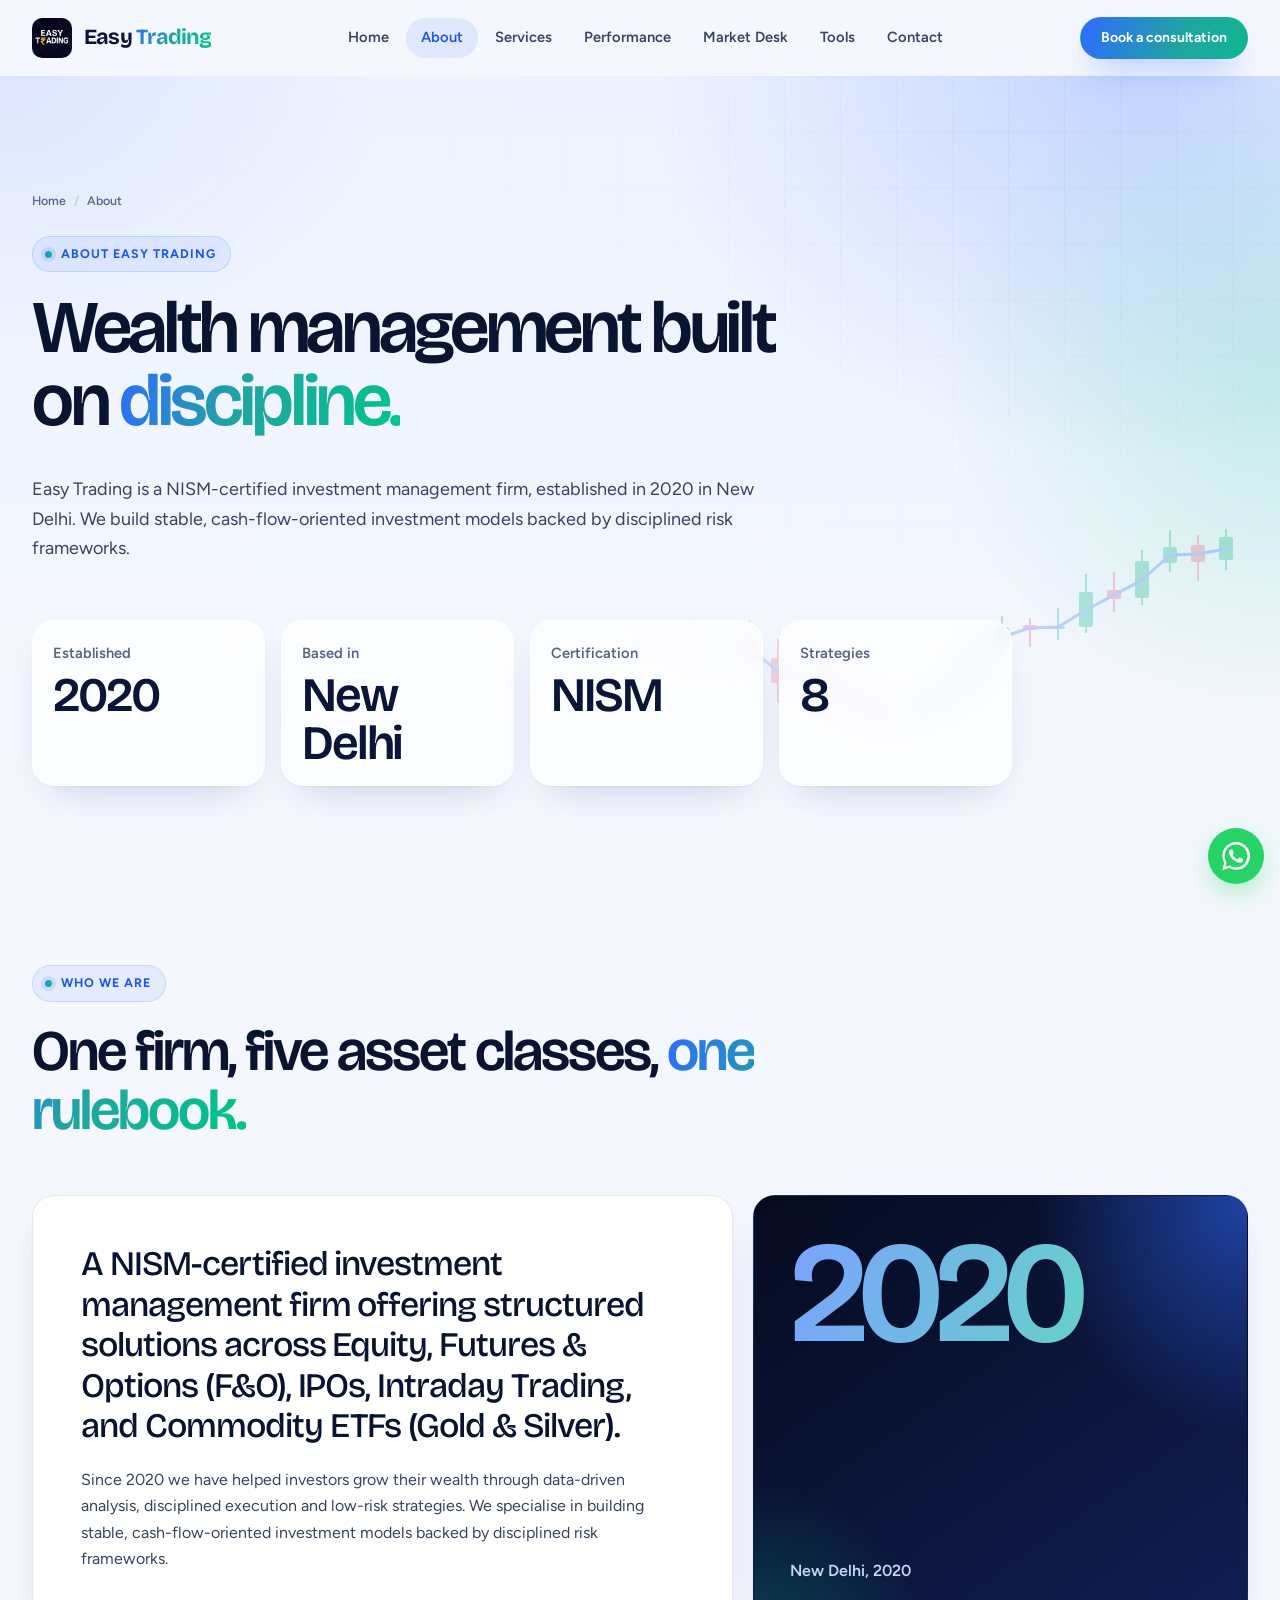
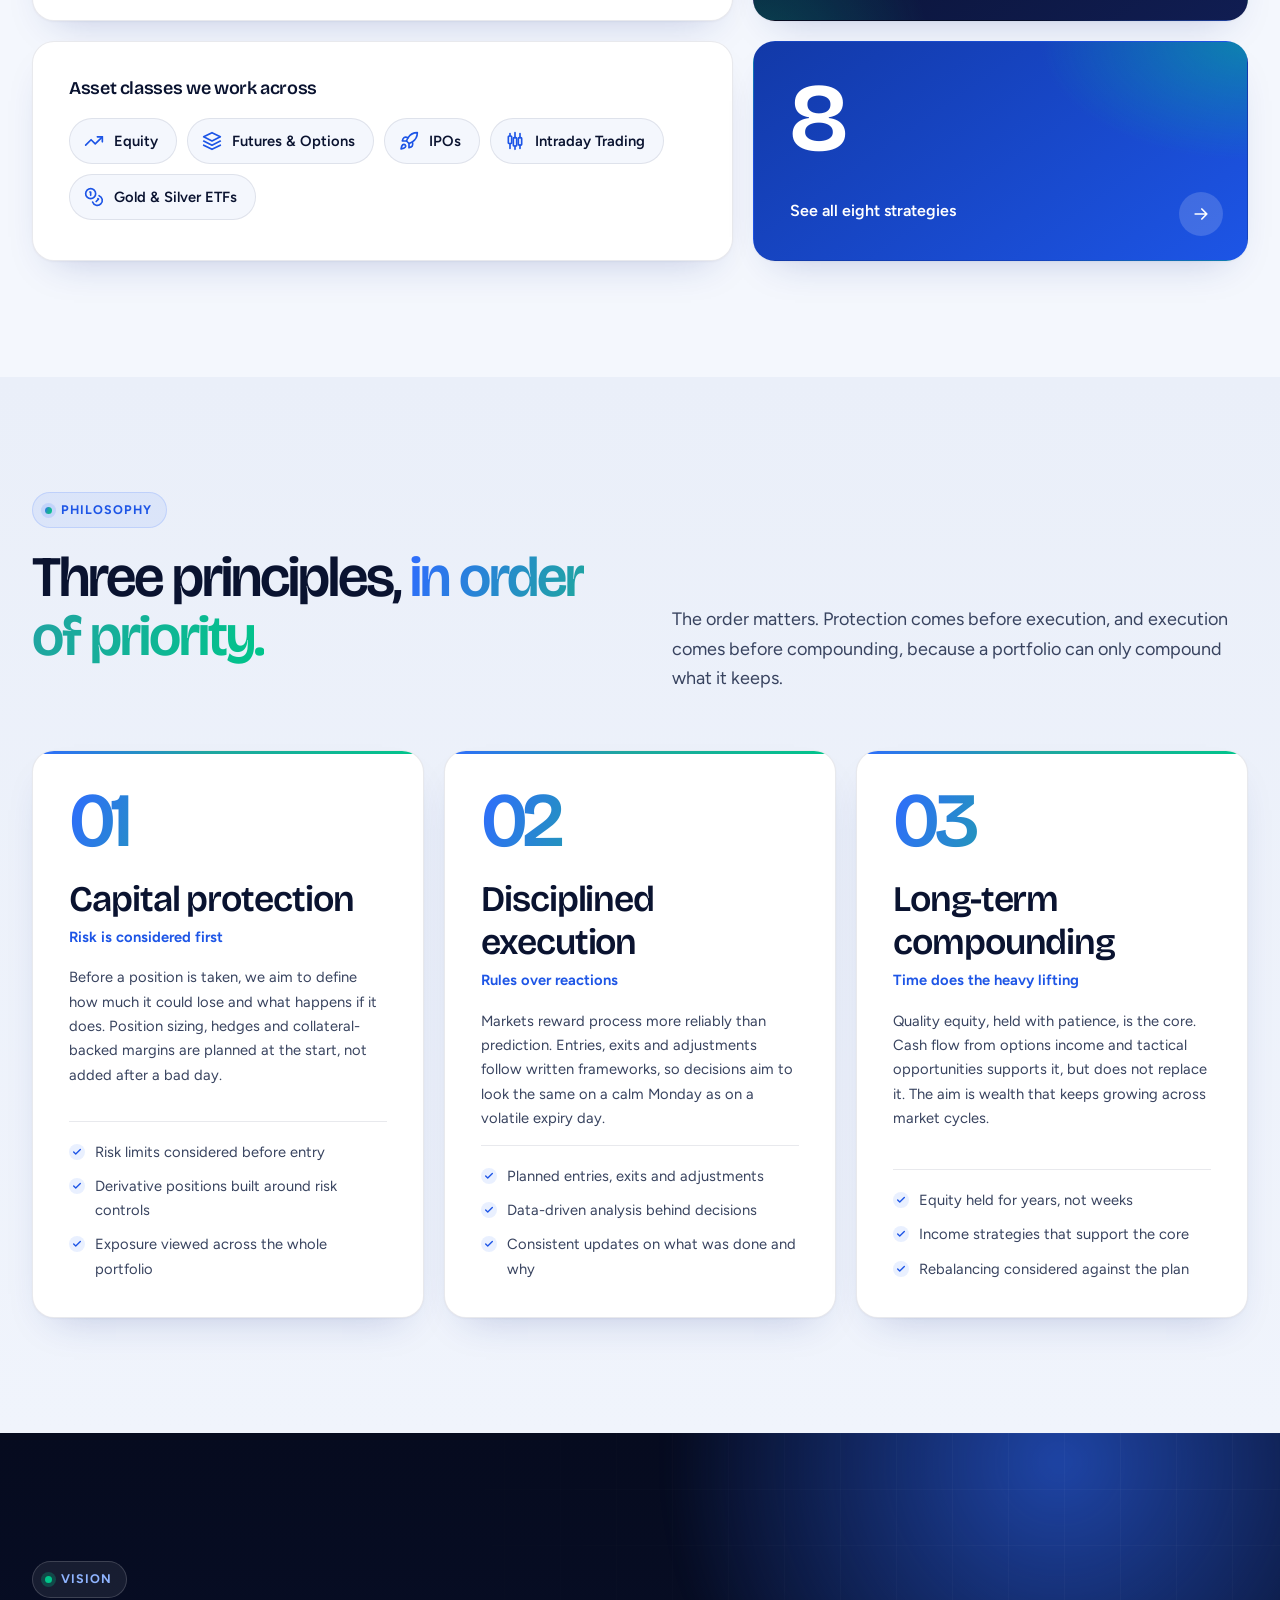
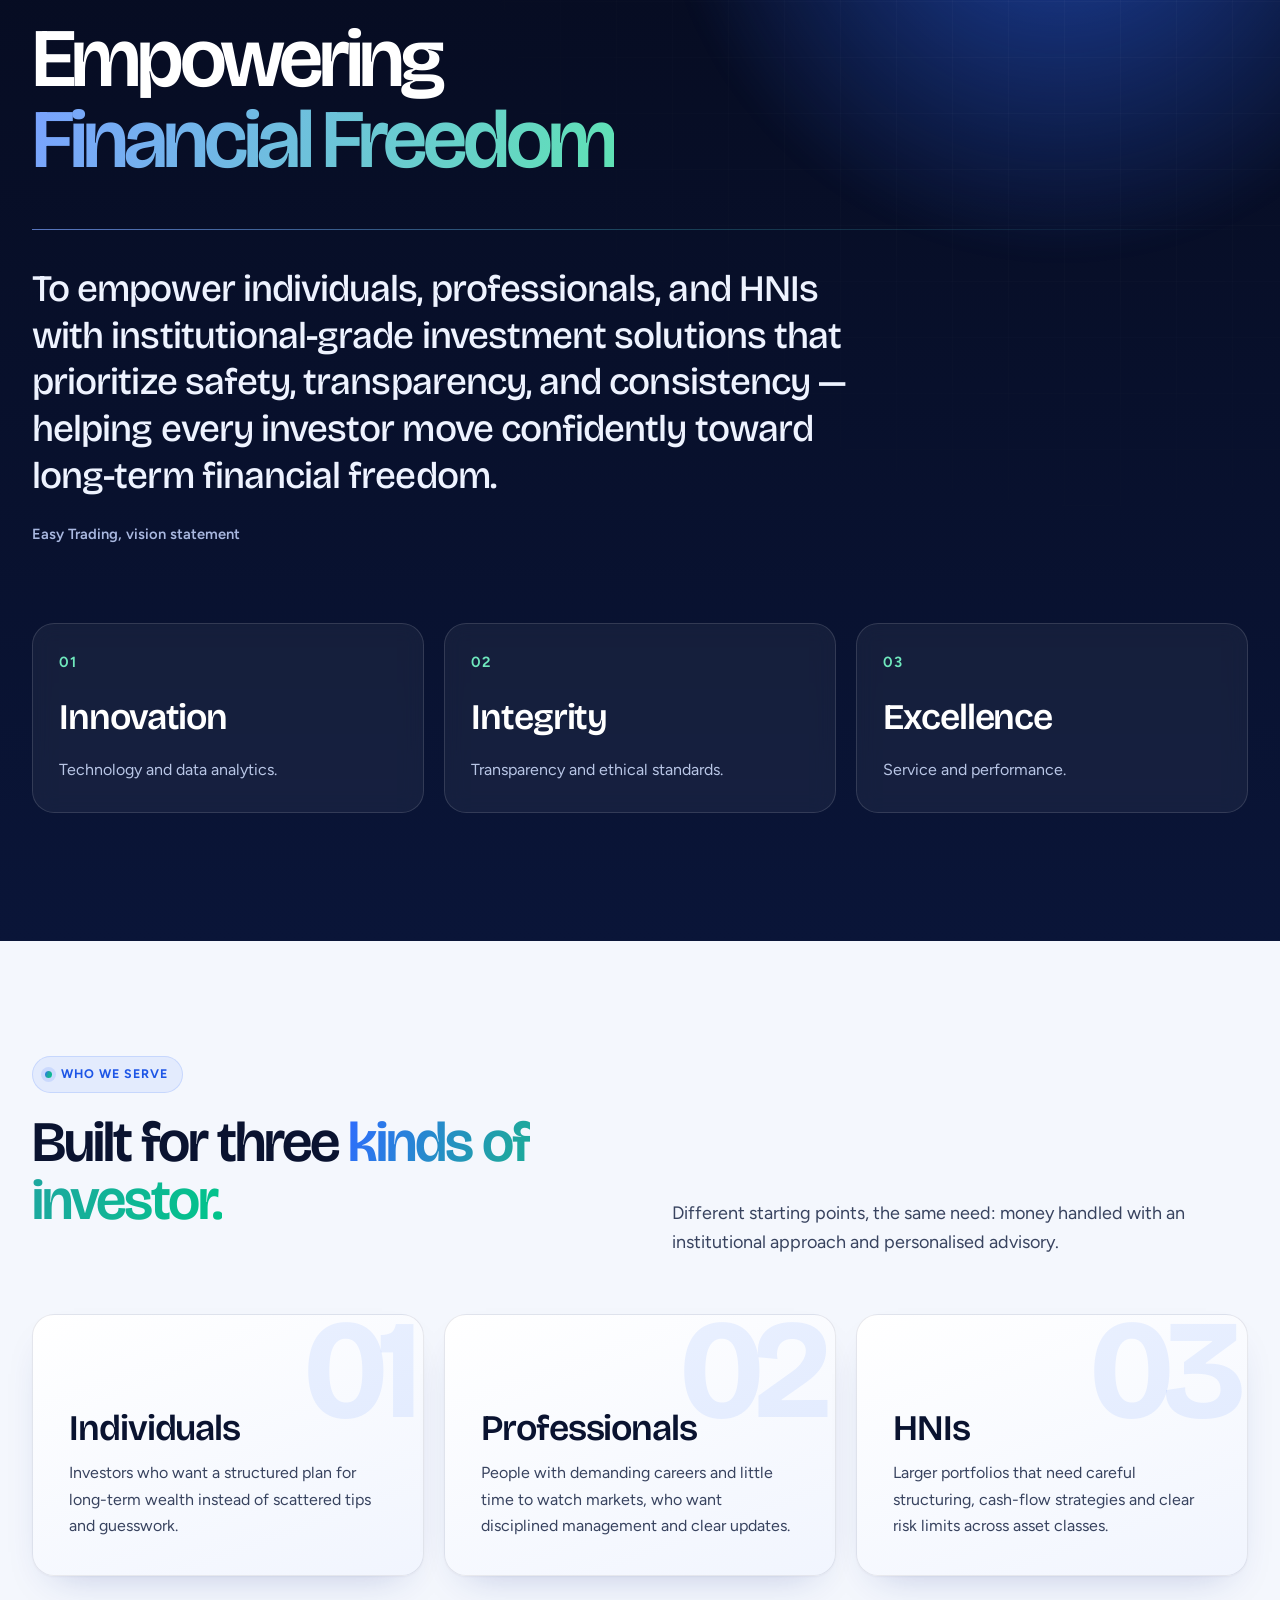
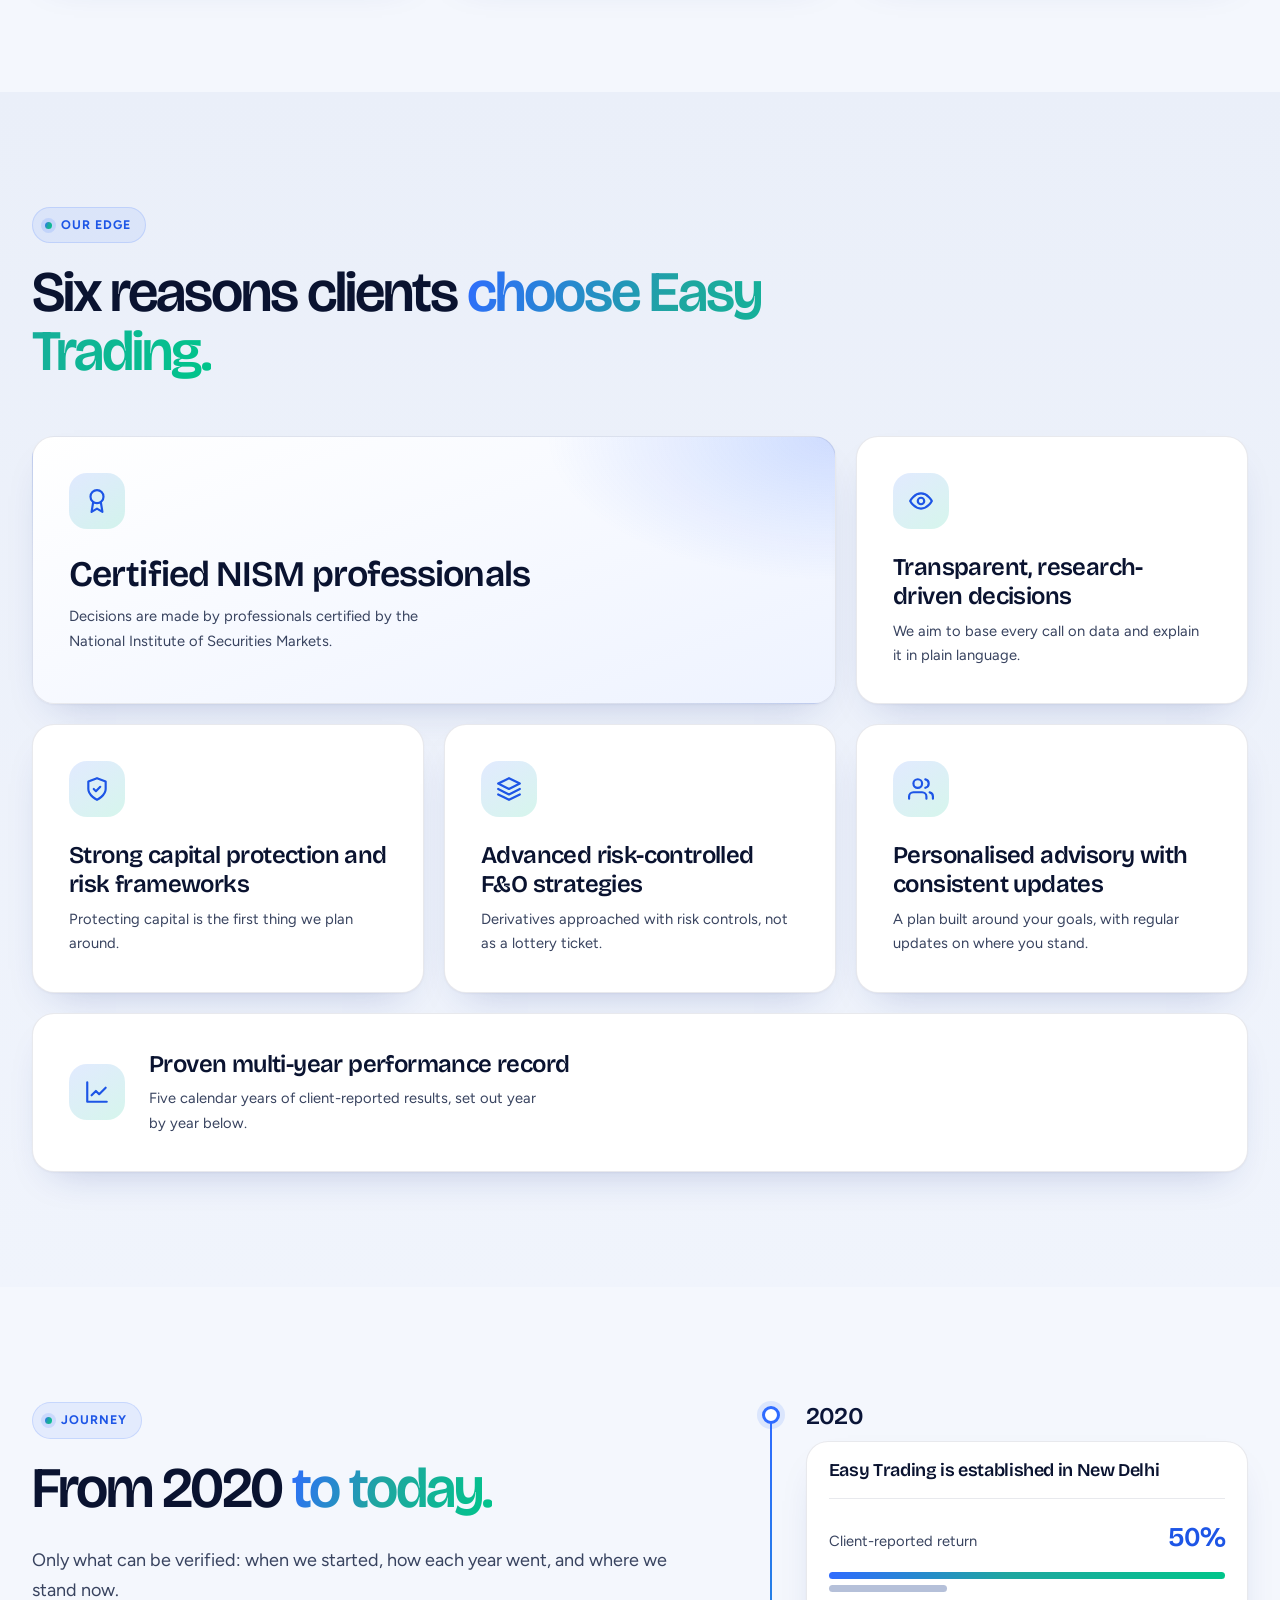
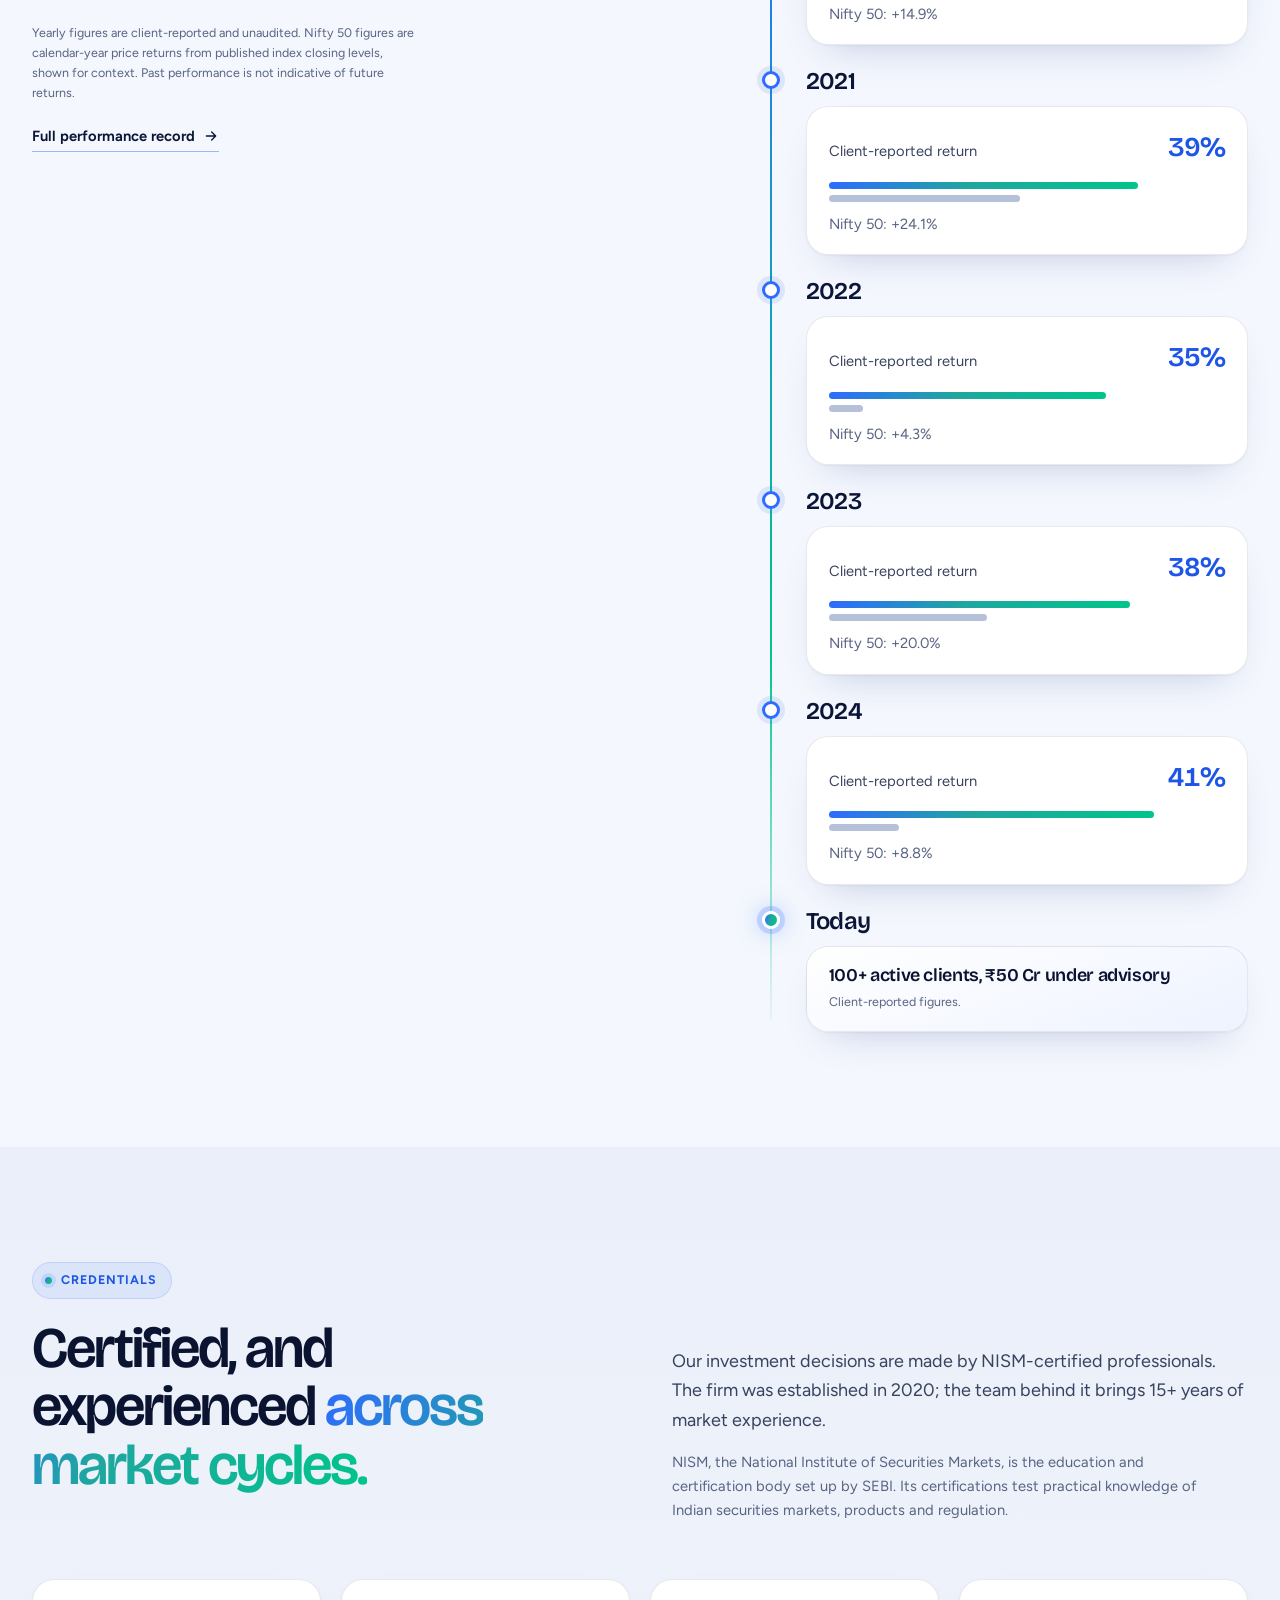
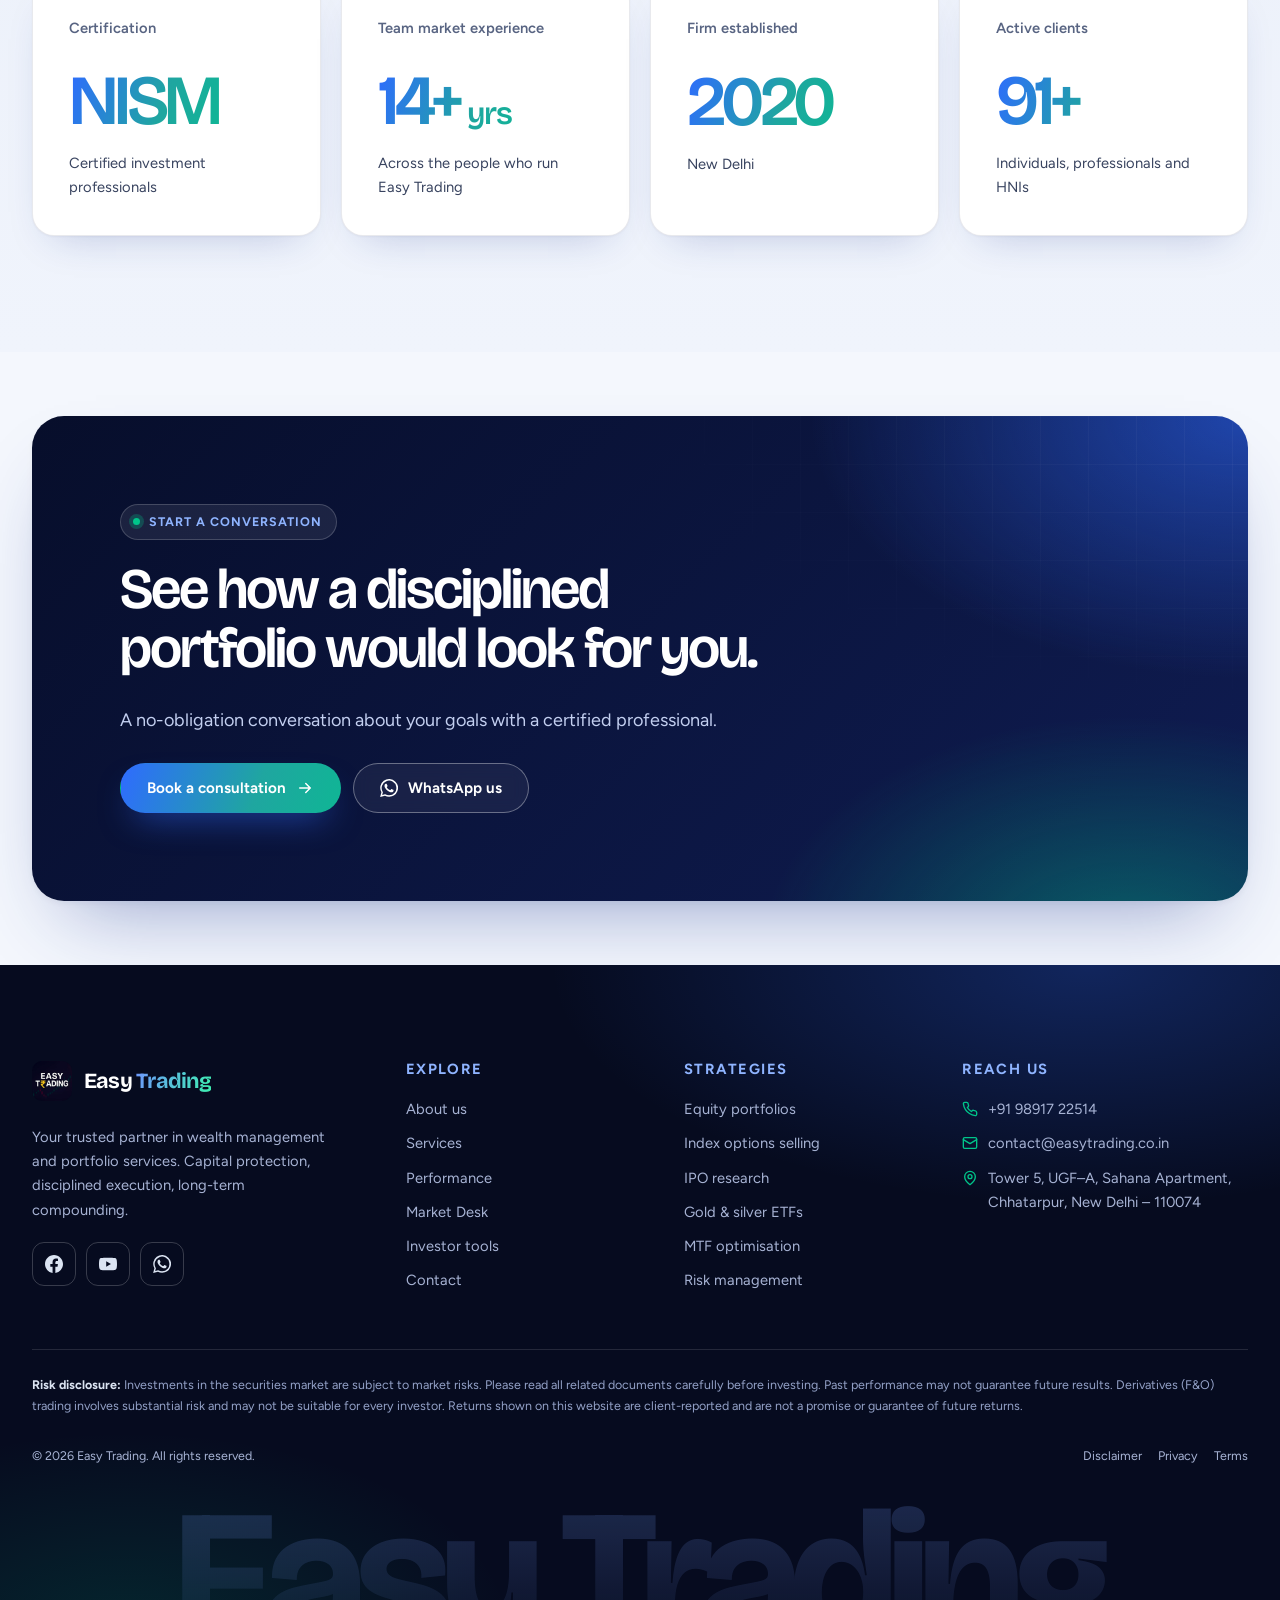
<file: about.html>
<!doctype html>
<html lang="en-IN" class="no-js">
<head>
  <meta charset="utf-8">
  <meta name="viewport" content="width=device-width, initial-scale=1">
  <title>About Easy Trading | NISM-Certified Investment Management, New Delhi</title>
  <meta name="description" content="Easy Trading is a NISM-certified investment management firm in New Delhi, established in 2020. Our philosophy: capital protection, disciplined execution and long-term compounding.">
  <link rel="canonical" href="https://easytrading.co.in/about.html">
  <meta property="og:type" content="website">
  <meta property="og:site_name" content="Easy Trading">
  <meta property="og:title" content="About Easy Trading: disciplined wealth management since 2020">
  <meta property="og:description" content="A NISM-certified investment management firm in New Delhi offering structured solutions across equity, F&amp;O, IPOs, intraday trading and gold &amp; silver ETFs.">
  <meta property="og:url" content="https://easytrading.co.in/about.html">
  <meta property="og:image" content="https://easytrading.co.in/assets/img/og-image.png">
  <meta name="twitter:card" content="summary_large_image">
  <meta name="twitter:image" content="https://easytrading.co.in/assets/img/og-image.png">
  <!-- @head -->
  <meta name="theme-color" content="#f4f7fd">
  <link rel="icon" type="image/png" sizes="32x32" href="/assets/img/icon-32.png">
  <link rel="apple-touch-icon" href="/assets/img/icon-180.png">
  <link rel="manifest" href="/site.webmanifest">
  <link rel="preconnect" href="https://fonts.googleapis.com">
  <link rel="preconnect" href="https://fonts.gstatic.com" crossorigin>
  <link rel="stylesheet" href="https://fonts.googleapis.com/css2?family=Bricolage+Grotesque:opsz,wght@12..96,400;12..96,500;12..96,600;12..96,700&family=Figtree:wght@400;500;600;700;800&family=IBM+Plex+Mono:wght@400;500;600&display=swap">
  <link rel="stylesheet" href="/assets/css/main.css">
  <script src="/assets/js/config.js" defer></script>
  <script src="/assets/js/main.js" defer></script>
  <!-- /@head -->
  <link rel="stylesheet" href="/assets/css/pages/about.css">
  <script type="application/ld+json">
  {
    "@context": "https://schema.org",
    "@graph": [
      {
        "@type": "AboutPage",
        "@id": "https://easytrading.co.in/about.html#webpage",
        "url": "https://easytrading.co.in/about.html",
        "name": "About Easy Trading",
        "description": "Easy Trading is a NISM-certified investment management firm in New Delhi, established in 2020.",
        "inLanguage": "en-IN",
        "mainEntity": {
          "@type": "FinancialService",
          "name": "Easy Trading",
          "url": "https://easytrading.co.in/",
          "logo": "https://easytrading.co.in/assets/img/icon-512.png",
          "foundingDate": "2020",
          "telephone": "+91-98917-22514",
          "email": "contact@easytrading.co.in",
          "address": {
            "@type": "PostalAddress",
            "streetAddress": "Tower 5, UGF–A, Sahana Apartment, Chhatarpur",
            "addressLocality": "New Delhi",
            "postalCode": "110074",
            "addressCountry": "IN"
          },
          "sameAs": ["https://www.facebook.com/easytradinglive", "https://youtube.com/@easytradinglive"]
        }
      },
      {
        "@type": "BreadcrumbList",
        "itemListElement": [
          { "@type": "ListItem", "position": 1, "name": "Home", "item": "https://easytrading.co.in/" },
          { "@type": "ListItem", "position": 2, "name": "About", "item": "https://easytrading.co.in/about.html" }
        ]
      }
    ]
  }
  </script>
</head>
<body class="page-about">
  <!-- @header -->
  <a class="skip-link" href="#main">Skip to content</a>
  <header class="site-header">
    <div class="container">
      <a class="brand" href="/" aria-label="Easy Trading home">
        <img src="/assets/img/logo-256.webp" alt="" width="40" height="40">
        <span>Easy <b>Trading</b></span>
      </a>
      <nav class="nav" aria-label="Primary">
        <ul>
          <li><a href="/">Home</a></li>
          <li><a href="/about.html" aria-current="page">About</a></li>
          <li><a href="/services.html">Services</a></li>
          <li><a href="/performance.html">Performance</a></li>
          <li><a href="/markets.html">Market Desk</a></li>
          <li><a href="/tools.html">Tools</a></li>
          <li><a href="/contact.html">Contact</a></li>
        </ul>
      </nav>
      <a class="btn btn--gold btn--sm header-cta" href="/contact.html#consult">Book a consultation</a>
      <button class="menu-toggle" type="button" aria-controls="mobile-nav" aria-expanded="false" aria-label="Open menu"><span></span></button>
    </div>
  </header>
  <div class="mobile-nav" id="mobile-nav" inert>
    <nav aria-label="Mobile">
      <ul>
        <li><a href="/">Home</a></li>
        <li><a href="/about.html" aria-current="page">About</a></li>
        <li><a href="/services.html">Services</a></li>
        <li><a href="/performance.html">Performance</a></li>
        <li><a href="/markets.html">Market Desk</a></li>
        <li><a href="/tools.html">Tools</a></li>
        <li><a href="/contact.html">Contact</a></li>
      </ul>
    </nav>
    <a class="btn btn--gold" href="/contact.html#consult">Book a consultation</a>
    <p class="mobile-contact">Call or WhatsApp <a href="tel:+919891722514">+91 98917 22514</a></p>
  </div>
  <!-- /@header -->

  <main id="main">
    <!-- ===================== HERO ===================== -->
    <section class="page-hero about-hero" aria-labelledby="page-title">
      <div class="container">
        <nav aria-label="Breadcrumb">
          <ol class="breadcrumb">
            <li><a href="/">Home</a></li>
            <li aria-current="page">About</li>
          </ol>
        </nav>
        <p class="eyebrow">About Easy Trading</p>
        <h1 id="page-title">Wealth management built on <em class="serif-i">discipline.</em></h1>
        <p class="lead">Easy Trading is a NISM-certified investment management firm, established in 2020 in New Delhi. We build stable, cash-flow-oriented investment models backed by disciplined risk frameworks.</p>
        <dl class="fact-strip">
          <div class="reveal"><dt>Established</dt><dd class="mono">2020</dd></div>
          <div class="reveal reveal-delay-1"><dt>Based in</dt><dd>New Delhi</dd></div>
          <div class="reveal reveal-delay-2"><dt>Certification</dt><dd>NISM</dd></div>
          <div class="reveal reveal-delay-3"><dt>Strategies</dt><dd class="mono">8</dd></div>
        </dl>
      </div>
    </section>

    <!-- ===================== WHO WE ARE (bento) ===================== -->
    <section class="section who-section" aria-labelledby="who-title">
      <div class="container">
        <div class="section-head reveal">
          <p class="eyebrow">Who we are</p>
          <h2 id="who-title" class="h2">One firm, five asset classes, <em class="serif-i">one rulebook.</em></h2>
        </div>
        <div class="bento who-bento">
          <article class="tile tile--statement reveal">
            <p class="who__statement">A NISM-certified investment management firm offering structured solutions across Equity, Futures &amp; Options (F&amp;O), IPOs, Intraday Trading, and Commodity ETFs (Gold &amp; Silver).</p>
            <p class="tile__muted">Since 2020 we have helped investors grow their wealth through data-driven analysis, disciplined execution and low-risk strategies. We specialise in building stable, cash-flow-oriented investment models backed by disciplined risk frameworks.</p>
          </article>
          <article class="tile tile--numeral reveal reveal-delay-1">
            <p class="numeral" aria-hidden="true">2020</p>
            <p class="tile__label"><span class="sr-only">Established in </span>New Delhi, 2020</p>
          </article>
          <article class="tile tile--assets reveal reveal-delay-2">
            <h3 class="tile__title">Asset classes we work across</h3>
            <ul class="asset-chips" aria-label="Asset classes we work across">
              <li><svg aria-hidden="true"><use href="/assets/img/icons.svg#i-trending"/></svg>Equity</li>
              <li><svg aria-hidden="true"><use href="/assets/img/icons.svg#i-layers"/></svg>Futures &amp; Options</li>
              <li><svg aria-hidden="true"><use href="/assets/img/icons.svg#i-rocket"/></svg>IPOs</li>
              <li><svg aria-hidden="true"><use href="/assets/img/icons.svg#i-candles"/></svg>Intraday Trading</li>
              <li><svg aria-hidden="true"><use href="/assets/img/icons.svg#i-coins"/></svg>Gold &amp; Silver ETFs</li>
            </ul>
          </article>
          <a class="tile tile--link reveal reveal-delay-3" href="/services.html">
            <span class="numeral numeral--sm" aria-hidden="true">8</span>
            <span class="tile__label">See all eight strategies</span>
            <svg class="tile__arrow" aria-hidden="true"><use href="/assets/img/icons.svg#i-arrow"/></svg>
          </a>
        </div>
      </div>
    </section>

    <!-- ===================== PHILOSOPHY ===================== -->
    <section class="section section--alt" aria-labelledby="philosophy-title">
      <div class="container">
        <div class="section-head split-head reveal">
          <div>
            <p class="eyebrow">Philosophy</p>
            <h2 id="philosophy-title" class="h2">Three principles, <em class="serif-i">in order of priority.</em></h2>
          </div>
          <p class="lead">The order matters. Protection comes before execution, and execution comes before compounding, because a portfolio can only compound what it keeps.</p>
        </div>
        <ol class="principles">
          <li class="principle reveal">
            <span class="principle__num" aria-hidden="true">01</span>
            <h3>Capital protection</h3>
            <p class="principle__tag">Risk is considered first</p>
            <p>Before a position is taken, we aim to define how much it could lose and what happens if it does. Position sizing, hedges and collateral-backed margins are planned at the start, not added after a bad day.</p>
            <ul class="principle__points">
              <li>Risk limits considered before entry</li>
              <li>Derivative positions built around risk controls</li>
              <li>Exposure viewed across the whole portfolio</li>
            </ul>
          </li>
          <li class="principle reveal reveal-delay-1">
            <span class="principle__num" aria-hidden="true">02</span>
            <h3>Disciplined execution</h3>
            <p class="principle__tag">Rules over reactions</p>
            <p>Markets reward process more reliably than prediction. Entries, exits and adjustments follow written frameworks, so decisions aim to look the same on a calm Monday as on a volatile expiry day.</p>
            <ul class="principle__points">
              <li>Planned entries, exits and adjustments</li>
              <li>Data-driven analysis behind decisions</li>
              <li>Consistent updates on what was done and why</li>
            </ul>
          </li>
          <li class="principle reveal reveal-delay-2">
            <span class="principle__num" aria-hidden="true">03</span>
            <h3>Long-term compounding</h3>
            <p class="principle__tag">Time does the heavy lifting</p>
            <p>Quality equity, held with patience, is the core. Cash flow from options income and tactical opportunities supports it, but does not replace it. The aim is wealth that keeps growing across market cycles.</p>
            <ul class="principle__points">
              <li>Equity held for years, not weeks</li>
              <li>Income strategies that support the core</li>
              <li>Rebalancing considered against the plan</li>
            </ul>
          </li>
        </ol>
      </div>
    </section>

    <!-- ===================== VISION (midnight band) ===================== -->
    <section class="vision" aria-labelledby="vision-title">
      <div class="vision__glow" aria-hidden="true"></div>
      <div class="container vision__inner">
        <p class="eyebrow">Vision</p>
        <h2 id="vision-title" class="vision__title reveal">Empowering <em class="serif-i">Financial Freedom</em></h2>
        <figure class="vision__quote reveal reveal-delay-1">
          <blockquote>
            <p>To empower individuals, professionals, and HNIs with institutional-grade investment solutions that prioritize safety, transparency, and consistency — helping every investor move confidently toward long-term financial freedom.</p>
          </blockquote>
          <figcaption>Easy Trading, vision statement</figcaption>
        </figure>
        <div class="values">
          <h3 class="sr-only">Our values</h3>
          <dl class="values__list">
            <div class="value reveal">
              <dt><span class="value__n" aria-hidden="true">01</span>Innovation</dt>
              <dd>Technology and data analytics.</dd>
            </div>
            <div class="value reveal reveal-delay-1">
              <dt><span class="value__n" aria-hidden="true">02</span>Integrity</dt>
              <dd>Transparency and ethical standards.</dd>
            </div>
            <div class="value reveal reveal-delay-2">
              <dt><span class="value__n" aria-hidden="true">03</span>Excellence</dt>
              <dd>Service and performance.</dd>
            </div>
          </dl>
        </div>
      </div>
    </section>

    <!-- ===================== WHO WE SERVE ===================== -->
    <section class="section" aria-labelledby="serve-title">
      <div class="container">
        <div class="section-head split-head reveal">
          <div>
            <p class="eyebrow">Who we serve</p>
            <h2 id="serve-title" class="h2">Built for three <em class="serif-i">kinds of investor.</em></h2>
          </div>
          <p class="lead">Different starting points, the same need: money handled with an institutional approach and personalised advisory.</p>
        </div>
        <ul class="audience">
          <li class="reveal">
            <span class="audience__k" aria-hidden="true">01</span>
            <h3>Individuals</h3>
            <p>Investors who want a structured plan for long-term wealth instead of scattered tips and guesswork.</p>
          </li>
          <li class="reveal reveal-delay-1">
            <span class="audience__k" aria-hidden="true">02</span>
            <h3>Professionals</h3>
            <p>People with demanding careers and little time to watch markets, who want disciplined management and clear updates.</p>
          </li>
          <li class="reveal reveal-delay-2">
            <span class="audience__k" aria-hidden="true">03</span>
            <h3>HNIs</h3>
            <p>Larger portfolios that need careful structuring, cash-flow strategies and clear risk limits across asset classes.</p>
          </li>
        </ul>
      </div>
    </section>

    <!-- ===================== OUR EDGE (bento) ===================== -->
    <section class="section section--alt" aria-labelledby="edge-title">
      <div class="container">
        <div class="section-head reveal">
          <p class="eyebrow">Our edge</p>
          <h2 id="edge-title" class="h2">Six reasons clients <em class="serif-i">choose Easy Trading.</em></h2>
        </div>
        <ol class="bento edge-bento">
          <li class="tile tile--edge tile--edge-lead reveal">
            <span class="edge__icon"><svg aria-hidden="true"><use href="/assets/img/icons.svg#i-award"/></svg></span>
            <h3>Certified NISM professionals</h3>
            <p>Decisions are made by professionals certified by the National Institute of Securities Markets.</p>
          </li>
          <li class="tile tile--edge reveal reveal-delay-1">
            <span class="edge__icon"><svg aria-hidden="true"><use href="/assets/img/icons.svg#i-eye"/></svg></span>
            <h3>Transparent, research-driven decisions</h3>
            <p>We aim to base every call on data and explain it in plain language.</p>
          </li>
          <li class="tile tile--edge reveal">
            <span class="edge__icon"><svg aria-hidden="true"><use href="/assets/img/icons.svg#i-shield"/></svg></span>
            <h3>Strong capital protection and risk frameworks</h3>
            <p>Protecting capital is the first thing we plan around.</p>
          </li>
          <li class="tile tile--edge reveal reveal-delay-1">
            <span class="edge__icon"><svg aria-hidden="true"><use href="/assets/img/icons.svg#i-layers"/></svg></span>
            <h3>Advanced risk-controlled F&amp;O strategies</h3>
            <p>Derivatives approached with risk controls, not as a lottery ticket.</p>
          </li>
          <li class="tile tile--edge reveal reveal-delay-2">
            <span class="edge__icon"><svg aria-hidden="true"><use href="/assets/img/icons.svg#i-users"/></svg></span>
            <h3>Personalised advisory with consistent updates</h3>
            <p>A plan built around your goals, with regular updates on where you stand.</p>
          </li>
          <li class="tile tile--edge tile--edge-wide reveal" data-performance>
            <span class="edge__icon"><svg aria-hidden="true"><use href="/assets/img/icons.svg#i-chart"/></svg></span>
            <div>
              <h3>Proven multi-year performance record</h3>
              <p>Five calendar years of client-reported results, set out year by year below.</p>
            </div>
          </li>
        </ol>
      </div>
    </section>

    <!-- ===================== JOURNEY ===================== -->
    <section class="section" aria-labelledby="journey-title">
      <div class="container split split--wide-left journey-wrap">
        <div class="journey-intro reveal">
          <p class="eyebrow">Journey</p>
          <h2 id="journey-title" class="h2">From 2020 <em class="serif-i">to today.</em></h2>
          <p class="lead">Only what can be verified: when we started, how each year went, and where we stand now.</p>
          <p class="fine muted" data-performance>Yearly figures are client-reported and unaudited. Nifty 50 figures are calendar-year price returns from published index closing levels, shown for context. Past performance is not indicative of future returns.</p>
          <a class="link-arrow" href="/performance.html" data-performance>Full performance record <svg aria-hidden="true"><use href="/assets/img/icons.svg#i-arrow"/></svg></a>
        </div>
        <ol class="timeline reveal reveal-delay-1">
          <li class="tl">
            <span class="tl__year">2020</span>
            <div class="tl__body">
              <h3>Easy Trading is established in New Delhi</h3>
              <div class="tl__result" data-performance>
                <p class="tl__row"><span>Client-reported return</span><strong class="mono gold">50%</strong></p>
                <div class="tl__bars" aria-hidden="true"><i class="tl__bar tl__bar--et" style="--w: 100%"></i><i class="tl__bar tl__bar--nifty" style="--w: 29.8%"></i></div>
                <p class="tl__ref">Nifty 50: +14.9%</p>
              </div>
            </div>
          </li>
          <li class="tl" data-performance>
            <span class="tl__year">2021</span>
            <div class="tl__body">
              <p class="tl__row"><span>Client-reported return</span><strong class="mono gold">39%</strong></p>
              <div class="tl__bars" aria-hidden="true"><i class="tl__bar tl__bar--et" style="--w: 78%"></i><i class="tl__bar tl__bar--nifty" style="--w: 48.2%"></i></div>
              <p class="tl__ref">Nifty 50: +24.1%</p>
            </div>
          </li>
          <li class="tl" data-performance>
            <span class="tl__year">2022</span>
            <div class="tl__body">
              <p class="tl__row"><span>Client-reported return</span><strong class="mono gold">35%</strong></p>
              <div class="tl__bars" aria-hidden="true"><i class="tl__bar tl__bar--et" style="--w: 70%"></i><i class="tl__bar tl__bar--nifty" style="--w: 8.6%"></i></div>
              <p class="tl__ref">Nifty 50: +4.3%</p>
            </div>
          </li>
          <li class="tl" data-performance>
            <span class="tl__year">2023</span>
            <div class="tl__body">
              <p class="tl__row"><span>Client-reported return</span><strong class="mono gold">38%</strong></p>
              <div class="tl__bars" aria-hidden="true"><i class="tl__bar tl__bar--et" style="--w: 76%"></i><i class="tl__bar tl__bar--nifty" style="--w: 40%"></i></div>
              <p class="tl__ref">Nifty 50: +20.0%</p>
            </div>
          </li>
          <li class="tl" data-performance>
            <span class="tl__year">2024</span>
            <div class="tl__body">
              <p class="tl__row"><span>Client-reported return</span><strong class="mono gold">41%</strong></p>
              <div class="tl__bars" aria-hidden="true"><i class="tl__bar tl__bar--et" style="--w: 82%"></i><i class="tl__bar tl__bar--nifty" style="--w: 17.6%"></i></div>
              <p class="tl__ref">Nifty 50: +8.8%</p>
            </div>
          </li>
          <li class="tl tl--now">
            <span class="tl__year">Today</span>
            <div class="tl__body">
              <h3>100+ active clients<span data-performance>, ₹50 Cr under advisory</span></h3>
              <p class="muted">Client-reported figures.</p>
            </div>
          </li>
        </ol>
      </div>
    </section>

    <!-- ===================== CREDENTIALS ===================== -->
    <section class="section section--alt" aria-labelledby="cred-title">
      <div class="container">
        <div class="section-head split-head reveal">
          <div>
            <p class="eyebrow">Credentials</p>
            <h2 id="cred-title" class="h2">Certified, and experienced <em class="serif-i">across market cycles.</em></h2>
          </div>
          <div>
            <p class="lead">Our investment decisions are made by NISM-certified professionals. The firm was established in 2020; the team behind it brings 15+ years of market experience.</p>
            <p class="muted cred__about">NISM, the National Institute of Securities Markets, is the education and certification body set up by SEBI. Its certifications test practical knowledge of Indian securities markets, products and regulation.</p>
          </div>
        </div>
        <dl class="bento cred-bento">
          <div class="tile tile--cred reveal">
            <dt>Certification</dt>
            <dd class="cred__big">NISM</dd>
            <dd class="cred__note">Certified investment professionals</dd>
          </div>
          <div class="tile tile--cred reveal reveal-delay-1">
            <dt>Team market experience</dt>
            <dd class="cred__big"><span data-count="15" data-suffix="+">15+</span><span class="cred__unit"> yrs</span></dd>
            <dd class="cred__note">Across the people who run Easy Trading</dd>
          </div>
          <div class="tile tile--cred reveal reveal-delay-2">
            <dt>Firm established</dt>
            <dd class="cred__big">2020</dd>
            <dd class="cred__note">New Delhi</dd>
          </div>
          <div class="tile tile--cred reveal reveal-delay-3">
            <dt>Active clients</dt>
            <dd class="cred__big"><span data-count="100" data-suffix="+">100+</span></dd>
            <dd class="cred__note">Individuals, professionals and HNIs</dd>
          </div>
        </dl>
      </div>
    </section>

    <!-- ===================== CTA ===================== -->
    <section class="section section--tight">
      <div class="container">
        <div class="cta-band reveal">
          <p class="eyebrow">Start a conversation</p>
          <h2>See how a disciplined portfolio would look for you.</h2>
          <p class="lead">A no-obligation conversation about your goals with a certified professional.</p>
          <div class="btn-row">
            <a class="btn btn--gold" href="/contact.html#consult">Book a consultation <svg aria-hidden="true"><use href="/assets/img/icons.svg#i-arrow"/></svg></a>
            <a class="btn btn--ghost" href="https://wa.me/919891722514" target="_blank" rel="noopener"><svg aria-hidden="true"><use href="/assets/img/icons.svg#i-whatsapp"/></svg> WhatsApp us</a>
          </div>
        </div>
      </div>
    </section>
  </main>

  <!-- @footer -->
  <footer class="site-footer">
    <div class="container">
      <div class="footer-grid">
        <div class="footer-brand">
          <a class="brand" href="/" aria-label="Easy Trading home">
            <img src="/assets/img/logo-256.webp" alt="" width="40" height="40" loading="lazy">
            <span>Easy <b>Trading</b></span>
          </a>
          <p>Your trusted partner in wealth management and portfolio services. Capital protection, disciplined execution, long-term compounding.</p>
          <div class="socials">
            <a href="https://www.facebook.com/easytradinglive" target="_blank" rel="noopener" aria-label="Easy Trading on Facebook"><svg aria-hidden="true"><use href="/assets/img/icons.svg#i-facebook"/></svg></a>
            <a href="https://youtube.com/@easytradinglive" target="_blank" rel="noopener" aria-label="Easy Trading on YouTube"><svg aria-hidden="true"><use href="/assets/img/icons.svg#i-youtube"/></svg></a>
            <a href="https://wa.me/919891722514" target="_blank" rel="noopener" aria-label="Chat with Easy Trading on WhatsApp"><svg aria-hidden="true"><use href="/assets/img/icons.svg#i-whatsapp"/></svg></a>
          </div>
        </div>
        <div>
          <h3>Explore</h3>
          <ul>
            <li><a href="/about.html">About us</a></li>
            <li><a href="/services.html">Services</a></li>
            <li><a href="/performance.html">Performance</a></li>
            <li><a href="/markets.html">Market Desk</a></li>
            <li><a href="/tools.html">Investor tools</a></li>
            <li><a href="/contact.html">Contact</a></li>
          </ul>
        </div>
        <div>
          <h3>Strategies</h3>
          <ul>
            <li><a href="/services.html#equity-portfolio">Equity portfolios</a></li>
            <li><a href="/services.html#options-selling">Index options selling</a></li>
            <li><a href="/services.html#ipo">IPO research</a></li>
            <li><a href="/services.html#gold-silver">Gold &amp; silver ETFs</a></li>
            <li><a href="/services.html#mtf">MTF optimisation</a></li>
            <li><a href="/services.html#risk-management">Risk management</a></li>
          </ul>
        </div>
        <div>
          <h3>Reach us</h3>
          <ul class="footer-contact">
            <li><svg aria-hidden="true"><use href="/assets/img/icons.svg#i-phone"/></svg><a href="tel:+919891722514">+91 98917 22514</a></li>
            <li><svg aria-hidden="true"><use href="/assets/img/icons.svg#i-mail"/></svg><a href="mailto:contact@easytrading.co.in">contact@easytrading.co.in</a></li>
            <li><svg aria-hidden="true"><use href="/assets/img/icons.svg#i-pin"/></svg><span>Tower 5, UGF–A, Sahana Apartment, Chhatarpur, New Delhi – 110074</span></li>
          </ul>
        </div>
      </div>
      <div class="footer-legal">
        <p class="risk-disclaimer"><strong>Risk disclosure:</strong> Investments in the securities market are subject to market risks. Please read all related documents carefully before investing. Past performance may not guarantee future results. Derivatives (F&amp;O) trading involves substantial risk and may not be suitable for every investor. Returns shown on this website are client-reported and are not a promise or guarantee of future returns.</p>
        <p data-registrations hidden></p>
        <div class="row">
          <span>© <span data-year>2026</span> Easy Trading. All rights reserved.</span>
          <nav aria-label="Legal">
            <a href="/legal/disclaimer.html">Disclaimer</a>
            <a href="/legal/privacy.html">Privacy</a>
            <a href="/legal/terms.html">Terms</a>
          </nav>
        </div>
      </div>
    </div>
  </footer>
  <aside aria-label="Quick contact"><a class="fab-whatsapp" href="https://wa.me/919891722514?text=Hi%20Easy%20Trading%2C%20I%27d%20like%20to%20know%20more%20about%20your%20services." target="_blank" rel="noopener" aria-label="Chat on WhatsApp"><svg aria-hidden="true"><use href="/assets/img/icons.svg#i-whatsapp"/></svg></a></aside>
  <!-- /@footer -->
</body>
</html>
</file>
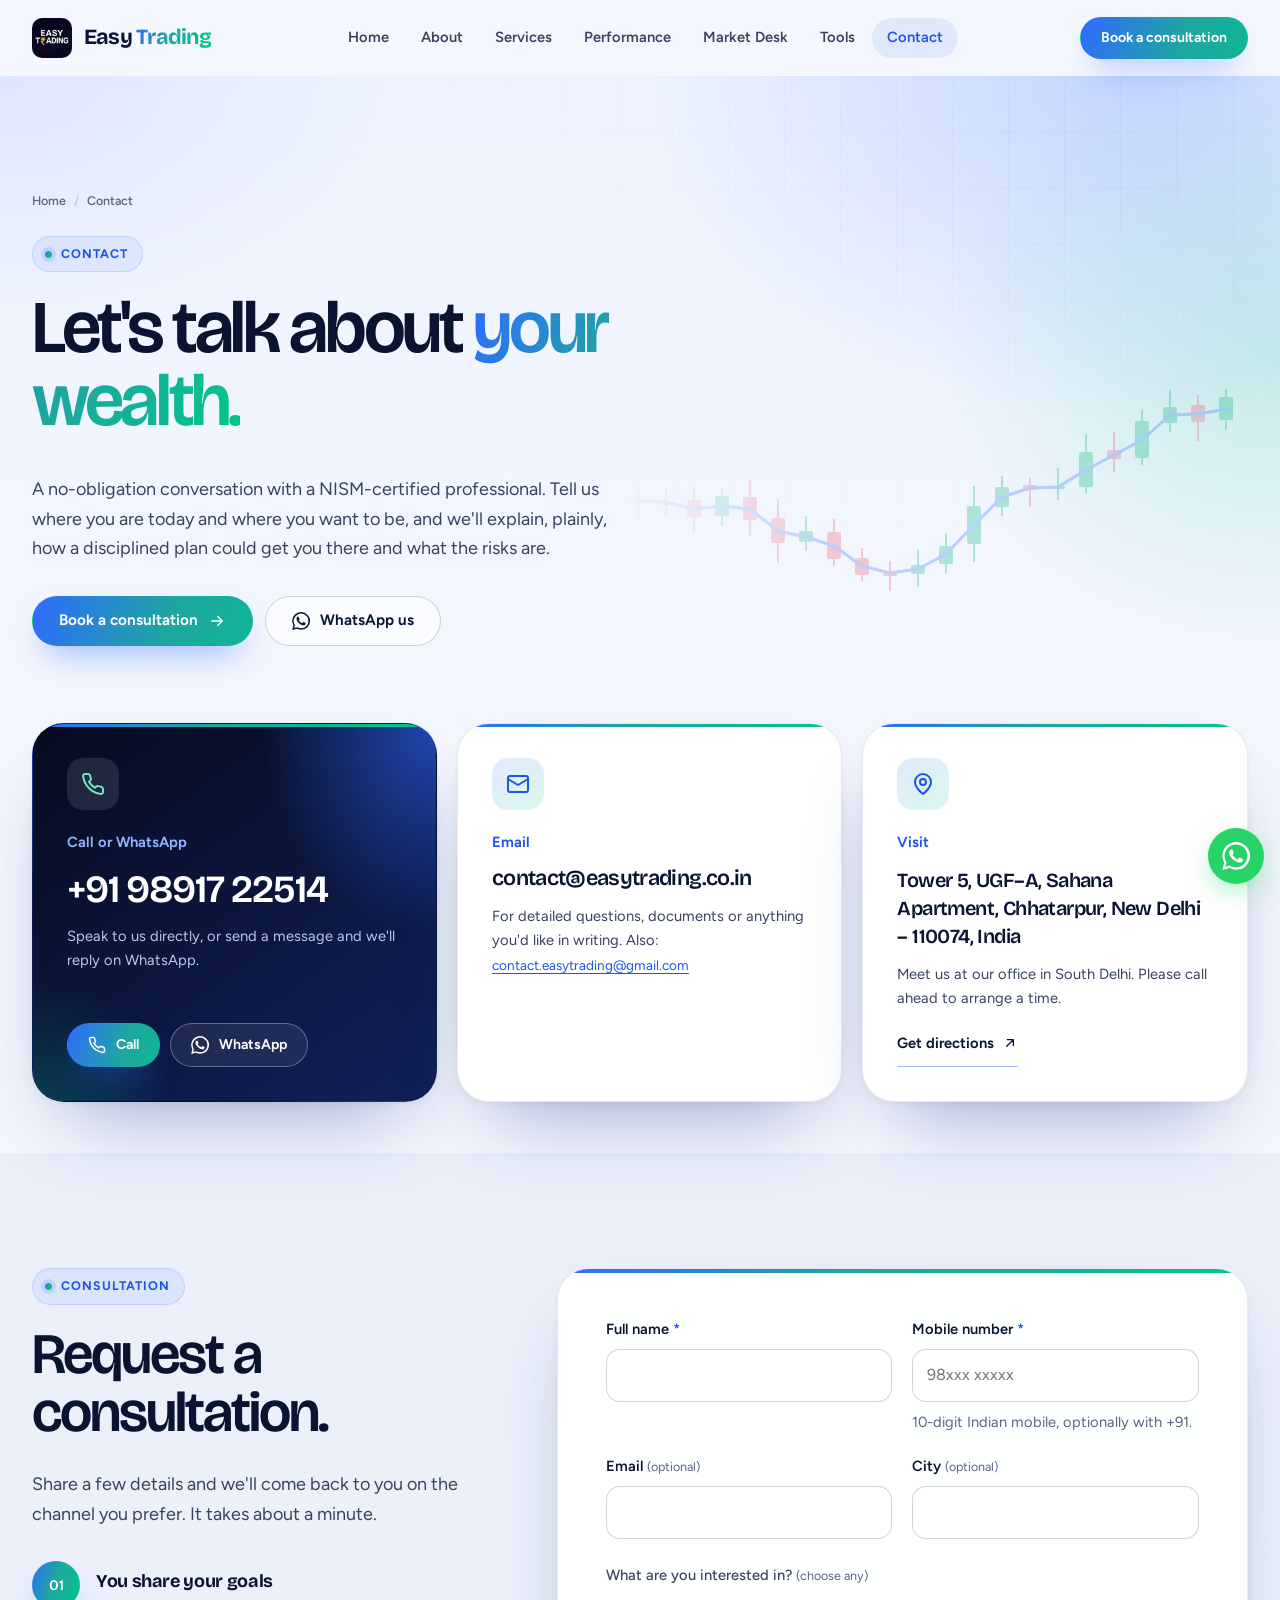
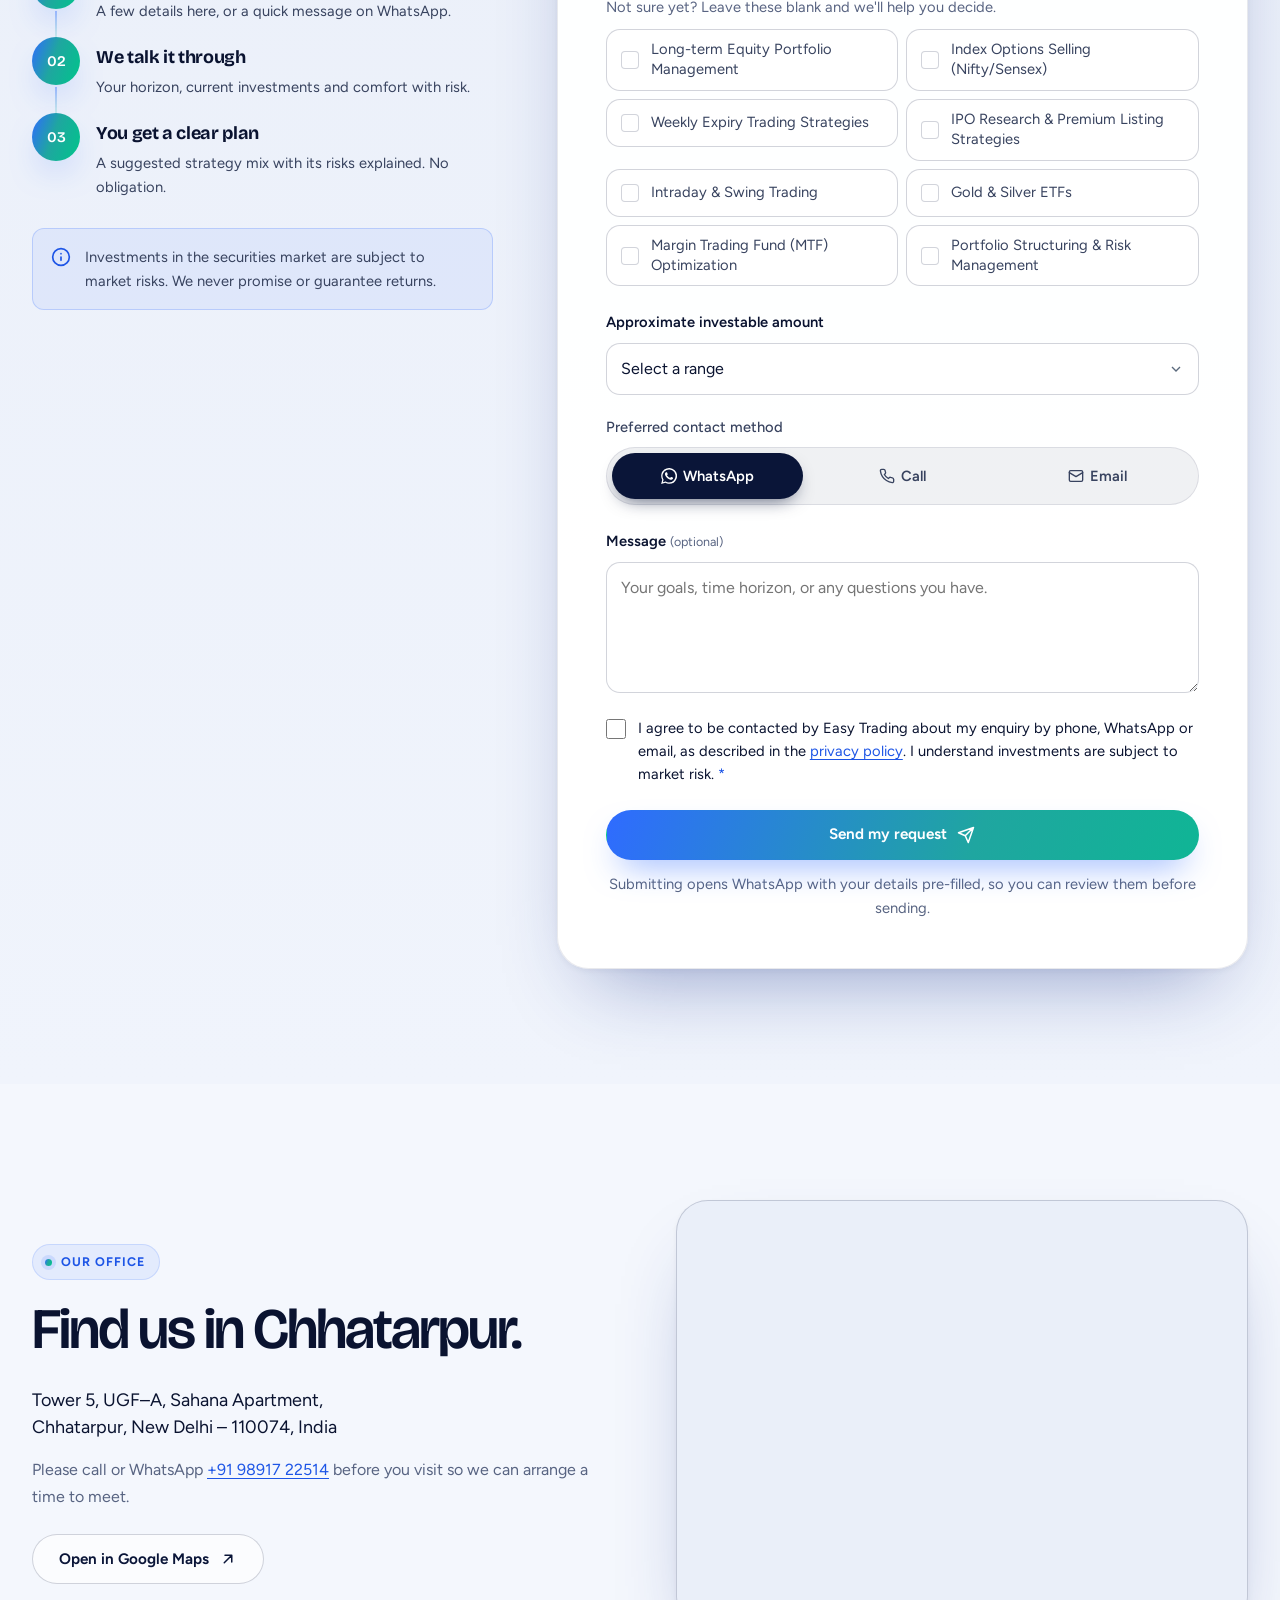
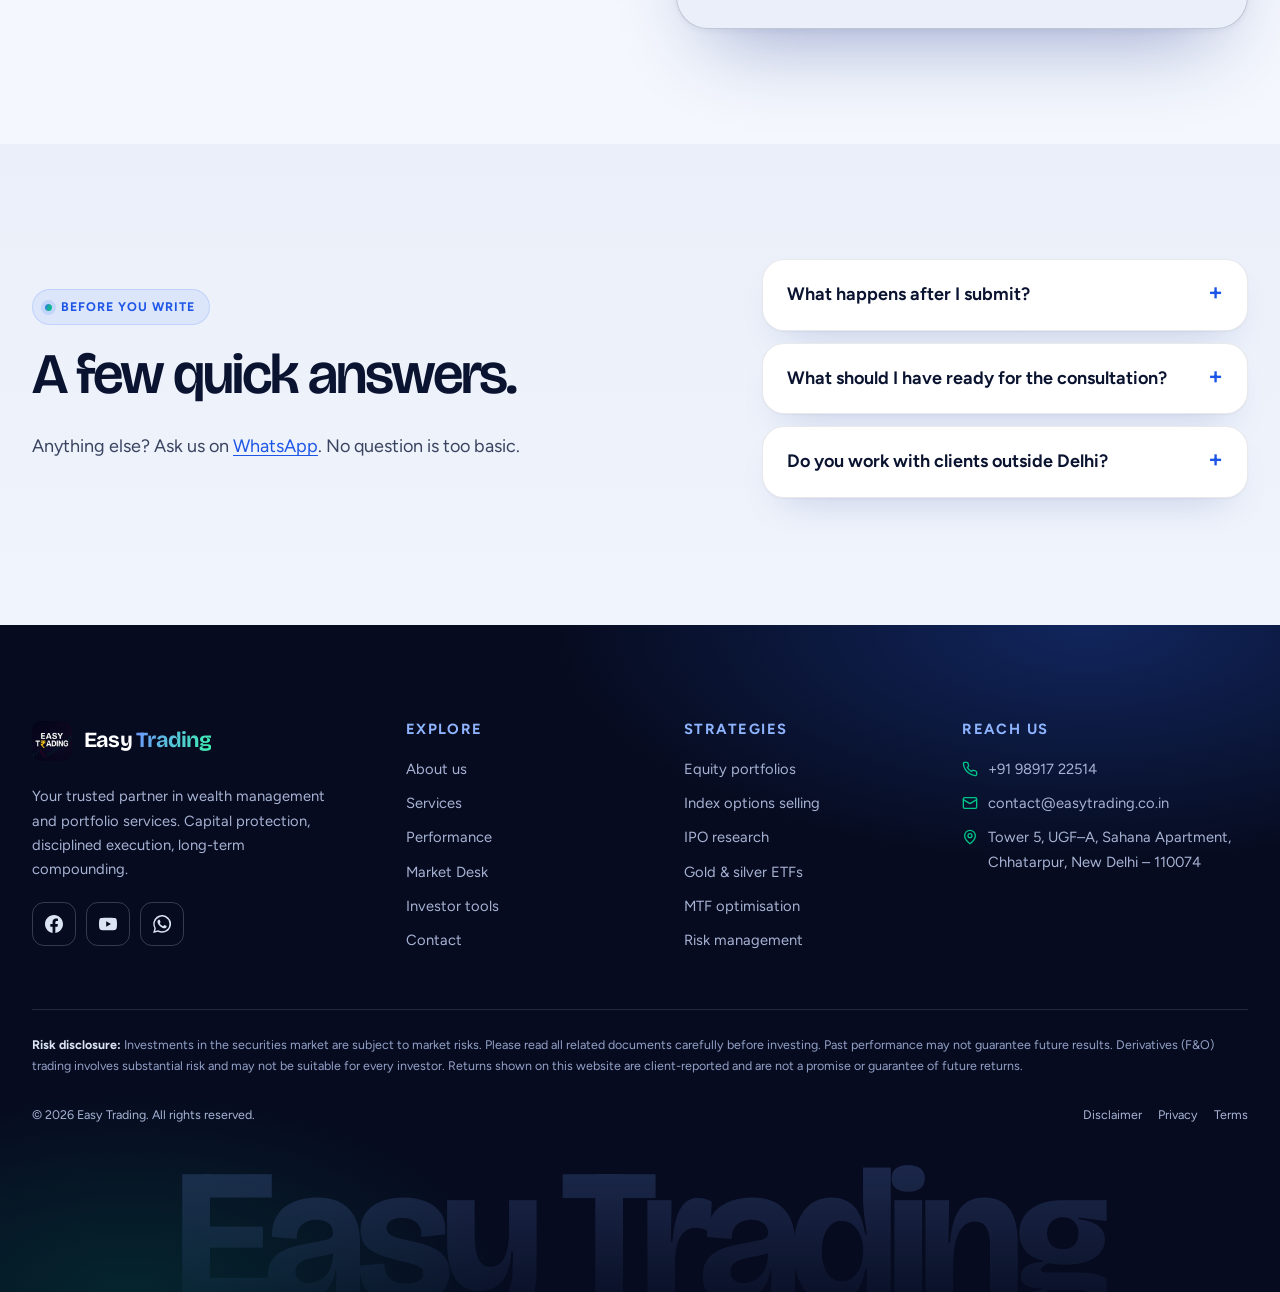
<file: contact.html>
<!doctype html>
<html lang="en-IN" class="no-js">
<head>
  <meta charset="utf-8">
  <meta name="viewport" content="width=device-width, initial-scale=1">
  <title>Contact Easy Trading | Book a Consultation, New Delhi</title>
  <meta name="description" content="Talk to Easy Trading, a NISM-certified investment management firm in Chhatarpur, New Delhi. Call or WhatsApp +91 98917 22514, email contact@easytrading.co.in, or request a consultation online.">
  <link rel="canonical" href="https://easytrading.co.in/contact.html">
  <meta property="og:type" content="website">
  <meta property="og:site_name" content="Easy Trading">
  <meta property="og:title" content="Contact Easy Trading: book a consultation">
  <meta property="og:description" content="Call, WhatsApp, email or visit us in Chhatarpur, New Delhi. A no-obligation conversation about your goals with a certified professional.">
  <meta property="og:url" content="https://easytrading.co.in/contact.html">
  <meta property="og:image" content="https://easytrading.co.in/assets/img/og-image.png">
  <meta name="twitter:card" content="summary_large_image">
  <meta name="twitter:image" content="https://easytrading.co.in/assets/img/og-image.png">
  <!-- @head -->
  <meta name="theme-color" content="#f4f7fd">
  <link rel="icon" type="image/png" sizes="32x32" href="/assets/img/icon-32.png">
  <link rel="apple-touch-icon" href="/assets/img/icon-180.png">
  <link rel="manifest" href="/site.webmanifest">
  <link rel="preconnect" href="https://fonts.googleapis.com">
  <link rel="preconnect" href="https://fonts.gstatic.com" crossorigin>
  <link rel="stylesheet" href="https://fonts.googleapis.com/css2?family=Bricolage+Grotesque:opsz,wght@12..96,400;12..96,500;12..96,600;12..96,700&family=Figtree:wght@400;500;600;700;800&family=IBM+Plex+Mono:wght@400;500;600&display=swap">
  <link rel="stylesheet" href="/assets/css/main.css">
  <script src="/assets/js/config.js" defer></script>
  <script src="/assets/js/main.js" defer></script>
  <!-- /@head -->
  <link rel="stylesheet" href="/assets/css/pages/contact.css">
  <script src="/assets/js/pages/contact.js" defer></script>
  <script type="application/ld+json">
  {
    "@context": "https://schema.org",
    "@type": "FAQPage",
    "mainEntity": [
      {
        "@type": "Question",
        "name": "What happens after I submit?",
        "acceptedAnswer": { "@type": "Answer", "text": "Your details reach us on WhatsApp or email (whichever you choose). We aim to get back to you to understand your goals, your current investments and your comfort with risk, and then arrange a consultation at a time that suits you." }
      },
      {
        "@type": "Question",
        "name": "What should I have ready for the consultation?",
        "acceptedAnswer": { "@type": "Answer", "text": "Nothing formal. It helps to know your goals and time horizon, roughly what you already hold (shares, mutual funds, deposits or gold) and how much you might invest. The conversation is about understanding what you want your money to do and whether our approach is a good fit for you." }
      },
      {
        "@type": "Question",
        "name": "Do you work with clients outside Delhi?",
        "acceptedAnswer": { "@type": "Answer", "text": "Consultations do not need an office visit. We can speak over a phone call or WhatsApp wherever you are, and you are always welcome to meet us at our office in Chhatarpur, New Delhi." }
      }
    ]
  }
  </script>
</head>
<body class="page-contact">
  <!-- @header -->
  <a class="skip-link" href="#main">Skip to content</a>
  <header class="site-header">
    <div class="container">
      <a class="brand" href="/" aria-label="Easy Trading home">
        <img src="/assets/img/logo-256.webp" alt="" width="40" height="40">
        <span>Easy <b>Trading</b></span>
      </a>
      <nav class="nav" aria-label="Primary">
        <ul>
          <li><a href="/">Home</a></li>
          <li><a href="/about.html">About</a></li>
          <li><a href="/services.html">Services</a></li>
          <li><a href="/performance.html">Performance</a></li>
          <li><a href="/markets.html">Market Desk</a></li>
          <li><a href="/tools.html">Tools</a></li>
          <li><a href="/contact.html" aria-current="page">Contact</a></li>
        </ul>
      </nav>
      <a class="btn btn--gold btn--sm header-cta" href="/contact.html#consult">Book a consultation</a>
      <button class="menu-toggle" type="button" aria-controls="mobile-nav" aria-expanded="false" aria-label="Open menu"><span></span></button>
    </div>
  </header>
  <div class="mobile-nav" id="mobile-nav" inert>
    <nav aria-label="Mobile">
      <ul>
        <li><a href="/">Home</a></li>
        <li><a href="/about.html">About</a></li>
        <li><a href="/services.html">Services</a></li>
        <li><a href="/performance.html">Performance</a></li>
        <li><a href="/markets.html">Market Desk</a></li>
        <li><a href="/tools.html">Tools</a></li>
        <li><a href="/contact.html" aria-current="page">Contact</a></li>
      </ul>
    </nav>
    <a class="btn btn--gold" href="/contact.html#consult">Book a consultation</a>
    <p class="mobile-contact">Call or WhatsApp <a href="tel:+919891722514">+91 98917 22514</a></p>
  </div>
  <!-- /@header -->

  <main id="main">
    <!-- ===================== PAGE HERO ===================== -->
    <section class="page-hero" aria-labelledby="page-title">
      <div class="container">
        <ol class="breadcrumb" aria-label="Breadcrumb">
          <li><a href="/">Home</a></li>
          <li aria-current="page">Contact</li>
        </ol>
        <p class="eyebrow">Contact</p>
        <h1 id="page-title">Let's talk about <em class="serif-i">your wealth.</em></h1>
        <p class="lead">A no-obligation conversation with a NISM-certified professional. Tell us where you are today and where you want to be, and we'll explain, plainly, how a disciplined plan could get you there and what the risks are.</p>
        <div class="btn-row hero-actions">
          <a class="btn btn--gold" href="#consult">Book a consultation <svg aria-hidden="true"><use href="/assets/img/icons.svg#i-arrow"/></svg></a>
          <a class="btn btn--ghost" href="https://wa.me/919891722514" target="_blank" rel="noopener"><svg aria-hidden="true"><use href="/assets/img/icons.svg#i-whatsapp"/></svg> WhatsApp us</a>
        </div>
      </div>
    </section>

    <!-- ===================== CONTACT STRIP ===================== -->
    <section class="contact-strip-wrap" aria-label="Ways to reach us">
      <div class="container">
        <div class="contact-strip">
          <article class="contact-item contact-item--call reveal">
            <span class="contact-item__icon"><svg aria-hidden="true"><use href="/assets/img/icons.svg#i-phone"/></svg></span>
            <p class="contact-item__idx">Call or WhatsApp</p>
            <p class="contact-item__value mono"><a href="tel:+919891722514">+91 98917 22514</a></p>
            <p class="contact-item__text">Speak to us directly, or send a message and we'll reply on WhatsApp.</p>
            <div class="contact-item__actions">
              <a class="btn btn--gold btn--sm" href="tel:+919891722514"><svg aria-hidden="true"><use href="/assets/img/icons.svg#i-phone"/></svg> Call</a>
              <a class="btn btn--ghost btn--sm" href="https://wa.me/919891722514" target="_blank" rel="noopener"><svg aria-hidden="true"><use href="/assets/img/icons.svg#i-whatsapp"/></svg> WhatsApp</a>
            </div>
          </article>
          <article class="contact-item reveal reveal-delay-1">
            <span class="contact-item__icon"><svg aria-hidden="true"><use href="/assets/img/icons.svg#i-mail"/></svg></span>
            <p class="contact-item__idx">Email</p>
            <p class="contact-item__value contact-item__email"><a href="mailto:contact@easytrading.co.in">contact@easytrading.co.in</a></p>
            <p class="contact-item__text">For detailed questions, documents or anything you'd like in writing. Also: <a class="gold contact-item__alt" href="mailto:contact.easytrading@gmail.com">contact.easytrading@gmail.com</a></p>
          </article>
          <article class="contact-item reveal reveal-delay-2">
            <span class="contact-item__icon"><svg aria-hidden="true"><use href="/assets/img/icons.svg#i-pin"/></svg></span>
            <p class="contact-item__idx">Visit</p>
            <address class="contact-item__value">Tower 5, UGF–A, Sahana Apartment, Chhatarpur, New Delhi – 110074, India</address>
            <p class="contact-item__text">Meet us at our office in South Delhi. Please call ahead to arrange a time.</p>
            <a class="link-arrow" href="https://www.google.com/maps/search/?api=1&amp;query=Sahana+Apartment+Chhatarpur+New+Delhi+110074" target="_blank" rel="noopener">Get directions <svg aria-hidden="true"><use href="/assets/img/icons.svg#i-arrow-up-right"/></svg></a>
          </article>
        </div>
      </div>
    </section>

    <!-- ===================== CONSULTATION FORM ===================== -->
    <section class="section section--alt" id="consult" aria-labelledby="consult-title">
      <div class="container consult">
        <div class="consult__intro reveal">
          <p class="eyebrow">Consultation</p>
          <h2 id="consult-title" class="h2">Request a consultation.</h2>
          <p class="lead">Share a few details and we'll come back to you on the channel you prefer. It takes about a minute.</p>
          <ol class="steps">
            <li><span class="steps__n">01</span><div><strong>You share your goals</strong><p>A few details here, or a quick message on WhatsApp.</p></div></li>
            <li><span class="steps__n">02</span><div><strong>We talk it through</strong><p>Your horizon, current investments and comfort with risk.</p></div></li>
            <li><span class="steps__n">03</span><div><strong>You get a clear plan</strong><p>A suggested strategy mix with its risks explained. No obligation.</p></div></li>
          </ol>
          <div class="note note--warn">
            <svg aria-hidden="true"><use href="/assets/img/icons.svg#i-info"/></svg>
            <p>Investments in the securities market are subject to market risks. We never promise or guarantee returns.</p>
          </div>
        </div>

        <div class="consult__panel card reveal reveal-delay-1">
          <form class="consult-form" id="consult-form" novalidate>
            <div class="error-summary" id="error-summary" tabindex="-1" role="alert" hidden>
              <h3>Please check the following:</h3>
              <ul></ul>
            </div>

            <div class="form-grid">
              <div class="field">
                <label for="f-name">Full name <span class="req" aria-hidden="true">*</span></label>
                <input class="input" id="f-name" name="name" type="text" autocomplete="name" required aria-describedby="f-name-err">
                <p class="field-error" id="f-name-err"></p>
              </div>
              <div class="field">
                <label for="f-phone">Mobile number <span class="req" aria-hidden="true">*</span></label>
                <input class="input" id="f-phone" name="phone" type="tel" inputmode="tel" autocomplete="tel" placeholder="98xxx xxxxx" required aria-describedby="f-phone-hint f-phone-err">
                <p class="field-hint" id="f-phone-hint">10-digit Indian mobile, optionally with +91.</p>
                <p class="field-error" id="f-phone-err"></p>
              </div>
              <div class="field">
                <label for="f-email">Email <span class="opt">(optional)</span></label>
                <input class="input" id="f-email" name="email" type="email" autocomplete="email" aria-describedby="f-email-err">
                <p class="field-error" id="f-email-err"></p>
              </div>
              <div class="field">
                <label for="f-city">City <span class="opt">(optional)</span></label>
                <input class="input" id="f-city" name="city" type="text" autocomplete="address-level2">
              </div>
            </div>

            <fieldset class="fieldset" aria-describedby="f-interest-hint">
              <legend>What are you interested in? <span class="opt">(choose any)</span></legend>
              <p class="field-hint" id="f-interest-hint">Not sure yet? Leave these blank and we'll help you decide.</p>
              <div class="chips">
                <label class="chip"><input type="checkbox" name="interest" value="Long-term Equity Portfolio Management"><span>Long-term Equity Portfolio Management</span></label>
                <label class="chip"><input type="checkbox" name="interest" value="Index Options Selling (Nifty/Sensex)"><span>Index Options Selling (Nifty/Sensex)</span></label>
                <label class="chip"><input type="checkbox" name="interest" value="Weekly Expiry Trading Strategies"><span>Weekly Expiry Trading Strategies</span></label>
                <label class="chip"><input type="checkbox" name="interest" value="IPO Research &amp; Premium Listing Strategies"><span>IPO Research &amp; Premium Listing Strategies</span></label>
                <label class="chip"><input type="checkbox" name="interest" value="Intraday &amp; Swing Trading"><span>Intraday &amp; Swing Trading</span></label>
                <label class="chip"><input type="checkbox" name="interest" value="Gold &amp; Silver ETFs"><span>Gold &amp; Silver ETFs</span></label>
                <label class="chip"><input type="checkbox" name="interest" value="Margin Trading Fund (MTF) Optimization"><span>Margin Trading Fund (MTF) Optimization</span></label>
                <label class="chip"><input type="checkbox" name="interest" value="Portfolio Structuring &amp; Risk Management"><span>Portfolio Structuring &amp; Risk Management</span></label>
              </div>
            </fieldset>

            <div class="form-grid form-grid--stack">
              <div class="field">
                <label for="f-amount">Approximate investable amount</label>
                <select class="select" id="f-amount" name="amount">
                  <option value="">Select a range</option>
                  <option>Under ₹5 L</option>
                  <option>₹5–25 L</option>
                  <option>₹25 L–1 Cr</option>
                  <option>Above ₹1 Cr</option>
                  <option>Prefer not to say</option>
                </select>
              </div>
              <fieldset class="fieldset fieldset--inline">
                <legend>Preferred contact method</legend>
                <div class="segmented">
                  <label><input type="radio" name="method" value="WhatsApp" checked><span><svg aria-hidden="true"><use href="/assets/img/icons.svg#i-whatsapp"/></svg>WhatsApp</span></label>
                  <label><input type="radio" name="method" value="Call"><span><svg aria-hidden="true"><use href="/assets/img/icons.svg#i-phone"/></svg>Call</span></label>
                  <label><input type="radio" name="method" value="Email"><span><svg aria-hidden="true"><use href="/assets/img/icons.svg#i-mail"/></svg>Email</span></label>
                </div>
              </fieldset>
            </div>

            <div class="field">
              <label for="f-message">Message <span class="opt">(optional)</span></label>
              <textarea class="textarea" id="f-message" name="message" rows="4" maxlength="1500" placeholder="Your goals, time horizon, or any questions you have."></textarea>
            </div>

            <!-- Honeypot: humans never see or fill this -->
            <div class="hp" aria-hidden="true">
              <label for="f-website">Leave this field empty</label>
              <input id="f-website" name="website" type="text" tabindex="-1" autocomplete="off">
            </div>

            <div class="field consent">
              <label class="consent__label" for="f-consent">
                <input type="checkbox" id="f-consent" name="consent" required aria-describedby="f-consent-err">
                <span>I agree to be contacted by Easy Trading about my enquiry by phone, WhatsApp or email, as described in the <a href="/legal/privacy.html">privacy policy</a>. I understand investments are subject to market risk. <span class="req" aria-hidden="true">*</span></span>
              </label>
              <p class="field-error" id="f-consent-err"></p>
            </div>

            <div class="form-actions">
              <button class="btn btn--gold btn--block" type="submit"><span class="submit-label">Send my request</span> <svg aria-hidden="true"><use href="/assets/img/icons.svg#i-send"/></svg></button>
              <p class="form-fine muted" id="handoff-hint">Submitting opens WhatsApp with your details pre-filled, so you can review them before sending.</p>
            </div>
            <p class="form-status" id="form-status" role="status" aria-live="polite"></p>
          </form>

          <div class="form-success" id="form-success" tabindex="-1" hidden>
            <div class="form-success__icon"><svg aria-hidden="true"><use href="/assets/img/icons.svg#i-check"/></svg></div>
            <h3>Thank you<span class="success-name"></span>.</h3>
            <p class="success-text">Your request is ready. We'll be in touch soon on your preferred channel.</p>
            <p class="success-fallback muted" hidden>If nothing opened, <a class="gold" id="success-link" href="https://wa.me/919891722514" target="_blank" rel="noopener">tap here to send your message</a>, or call us on <a class="gold" href="tel:+919891722514">+91 98917 22514</a>.</p>
            <button class="btn btn--ghost btn--sm" type="button" id="form-reset">Send another request</button>
          </div>
        </div>
      </div>
    </section>

    <!-- ===================== MAP ===================== -->
    <section class="section" aria-labelledby="map-title">
      <div class="container split map-split">
        <div class="reveal">
          <p class="eyebrow">Our office</p>
          <h2 id="map-title" class="h2">Find us in Chhatarpur.</h2>
          <address class="map-address">Tower 5, UGF–A, Sahana Apartment,<br>Chhatarpur, New Delhi – 110074, India</address>
          <p class="muted">Please call or WhatsApp <a class="gold" href="tel:+919891722514">+91 98917 22514</a> before you visit so we can arrange a time to meet.</p>
          <div class="btn-row">
            <a class="btn btn--ghost" href="https://www.google.com/maps/search/?api=1&amp;query=Sahana+Apartment+Chhatarpur+New+Delhi+110074" target="_blank" rel="noopener">Open in Google Maps <svg aria-hidden="true"><use href="/assets/img/icons.svg#i-arrow-up-right"/></svg></a>
          </div>
        </div>
        <div class="map-frame reveal reveal-delay-1">
          <iframe src="https://maps.google.com/maps?q=Sahana+Apartment+Chhatarpur+New+Delhi+110074&amp;output=embed" title="Map showing Easy Trading's office at Sahana Apartment, Chhatarpur, New Delhi" loading="lazy" referrerpolicy="no-referrer-when-downgrade" allowfullscreen></iframe>
        </div>
      </div>
    </section>

    <!-- ===================== FAQ ===================== -->
    <section class="section section--alt" aria-labelledby="faq-title">
      <div class="container split split--wide-left faq-wrap">
        <div class="reveal">
          <p class="eyebrow">Before you write</p>
          <h2 id="faq-title" class="h2">A few quick answers.</h2>
          <p class="lead">Anything else? Ask us on <a class="gold" href="https://wa.me/919891722514" target="_blank" rel="noopener">WhatsApp</a>. No question is too basic.</p>
        </div>
        <div class="faq reveal reveal-delay-1">
          <details>
            <summary>What happens after I submit?</summary>
            <div><p>Your details reach us on WhatsApp or email (whichever you choose). We aim to get back to you to understand your goals, your current investments and your comfort with risk, and then arrange a consultation at a time that suits you.</p></div>
          </details>
          <details>
            <summary>What should I have ready for the consultation?</summary>
            <div><p>Nothing formal. It helps to know your goals and time horizon, roughly what you already hold (shares, mutual funds, deposits or gold) and how much you might invest. The conversation is about understanding what you want your money to do and whether our approach is a good fit for you.</p></div>
          </details>
          <details>
            <summary>Do you work with clients outside Delhi?</summary>
            <div><p>Consultations do not need an office visit. We can speak over a phone call or WhatsApp wherever you are, and you are always welcome to meet us at our office in Chhatarpur, New Delhi.</p></div>
          </details>
        </div>
      </div>
    </section>
  </main>

  <!-- @footer -->
  <footer class="site-footer">
    <div class="container">
      <div class="footer-grid">
        <div class="footer-brand">
          <a class="brand" href="/" aria-label="Easy Trading home">
            <img src="/assets/img/logo-256.webp" alt="" width="40" height="40" loading="lazy">
            <span>Easy <b>Trading</b></span>
          </a>
          <p>Your trusted partner in wealth management and portfolio services. Capital protection, disciplined execution, long-term compounding.</p>
          <div class="socials">
            <a href="https://www.facebook.com/easytradinglive" target="_blank" rel="noopener" aria-label="Easy Trading on Facebook"><svg aria-hidden="true"><use href="/assets/img/icons.svg#i-facebook"/></svg></a>
            <a href="https://youtube.com/@easytradinglive" target="_blank" rel="noopener" aria-label="Easy Trading on YouTube"><svg aria-hidden="true"><use href="/assets/img/icons.svg#i-youtube"/></svg></a>
            <a href="https://wa.me/919891722514" target="_blank" rel="noopener" aria-label="Chat with Easy Trading on WhatsApp"><svg aria-hidden="true"><use href="/assets/img/icons.svg#i-whatsapp"/></svg></a>
          </div>
        </div>
        <div>
          <h3>Explore</h3>
          <ul>
            <li><a href="/about.html">About us</a></li>
            <li><a href="/services.html">Services</a></li>
            <li><a href="/performance.html">Performance</a></li>
            <li><a href="/markets.html">Market Desk</a></li>
            <li><a href="/tools.html">Investor tools</a></li>
            <li><a href="/contact.html">Contact</a></li>
          </ul>
        </div>
        <div>
          <h3>Strategies</h3>
          <ul>
            <li><a href="/services.html#equity-portfolio">Equity portfolios</a></li>
            <li><a href="/services.html#options-selling">Index options selling</a></li>
            <li><a href="/services.html#ipo">IPO research</a></li>
            <li><a href="/services.html#gold-silver">Gold &amp; silver ETFs</a></li>
            <li><a href="/services.html#mtf">MTF optimisation</a></li>
            <li><a href="/services.html#risk-management">Risk management</a></li>
          </ul>
        </div>
        <div>
          <h3>Reach us</h3>
          <ul class="footer-contact">
            <li><svg aria-hidden="true"><use href="/assets/img/icons.svg#i-phone"/></svg><a href="tel:+919891722514">+91 98917 22514</a></li>
            <li><svg aria-hidden="true"><use href="/assets/img/icons.svg#i-mail"/></svg><a href="mailto:contact@easytrading.co.in">contact@easytrading.co.in</a></li>
            <li><svg aria-hidden="true"><use href="/assets/img/icons.svg#i-pin"/></svg><span>Tower 5, UGF–A, Sahana Apartment, Chhatarpur, New Delhi – 110074</span></li>
          </ul>
        </div>
      </div>
      <div class="footer-legal">
        <p class="risk-disclaimer"><strong>Risk disclosure:</strong> Investments in the securities market are subject to market risks. Please read all related documents carefully before investing. Past performance may not guarantee future results. Derivatives (F&amp;O) trading involves substantial risk and may not be suitable for every investor. Returns shown on this website are client-reported and are not a promise or guarantee of future returns.</p>
        <p data-registrations hidden></p>
        <div class="row">
          <span>© <span data-year>2026</span> Easy Trading. All rights reserved.</span>
          <nav aria-label="Legal">
            <a href="/legal/disclaimer.html">Disclaimer</a>
            <a href="/legal/privacy.html">Privacy</a>
            <a href="/legal/terms.html">Terms</a>
          </nav>
        </div>
      </div>
    </div>
  </footer>
  <aside aria-label="Quick contact"><a class="fab-whatsapp" href="https://wa.me/919891722514?text=Hi%20Easy%20Trading%2C%20I%27d%20like%20to%20know%20more%20about%20your%20services." target="_blank" rel="noopener" aria-label="Chat on WhatsApp"><svg aria-hidden="true"><use href="/assets/img/icons.svg#i-whatsapp"/></svg></a></aside>
  <!-- /@footer -->
</body>
</html>
</file>
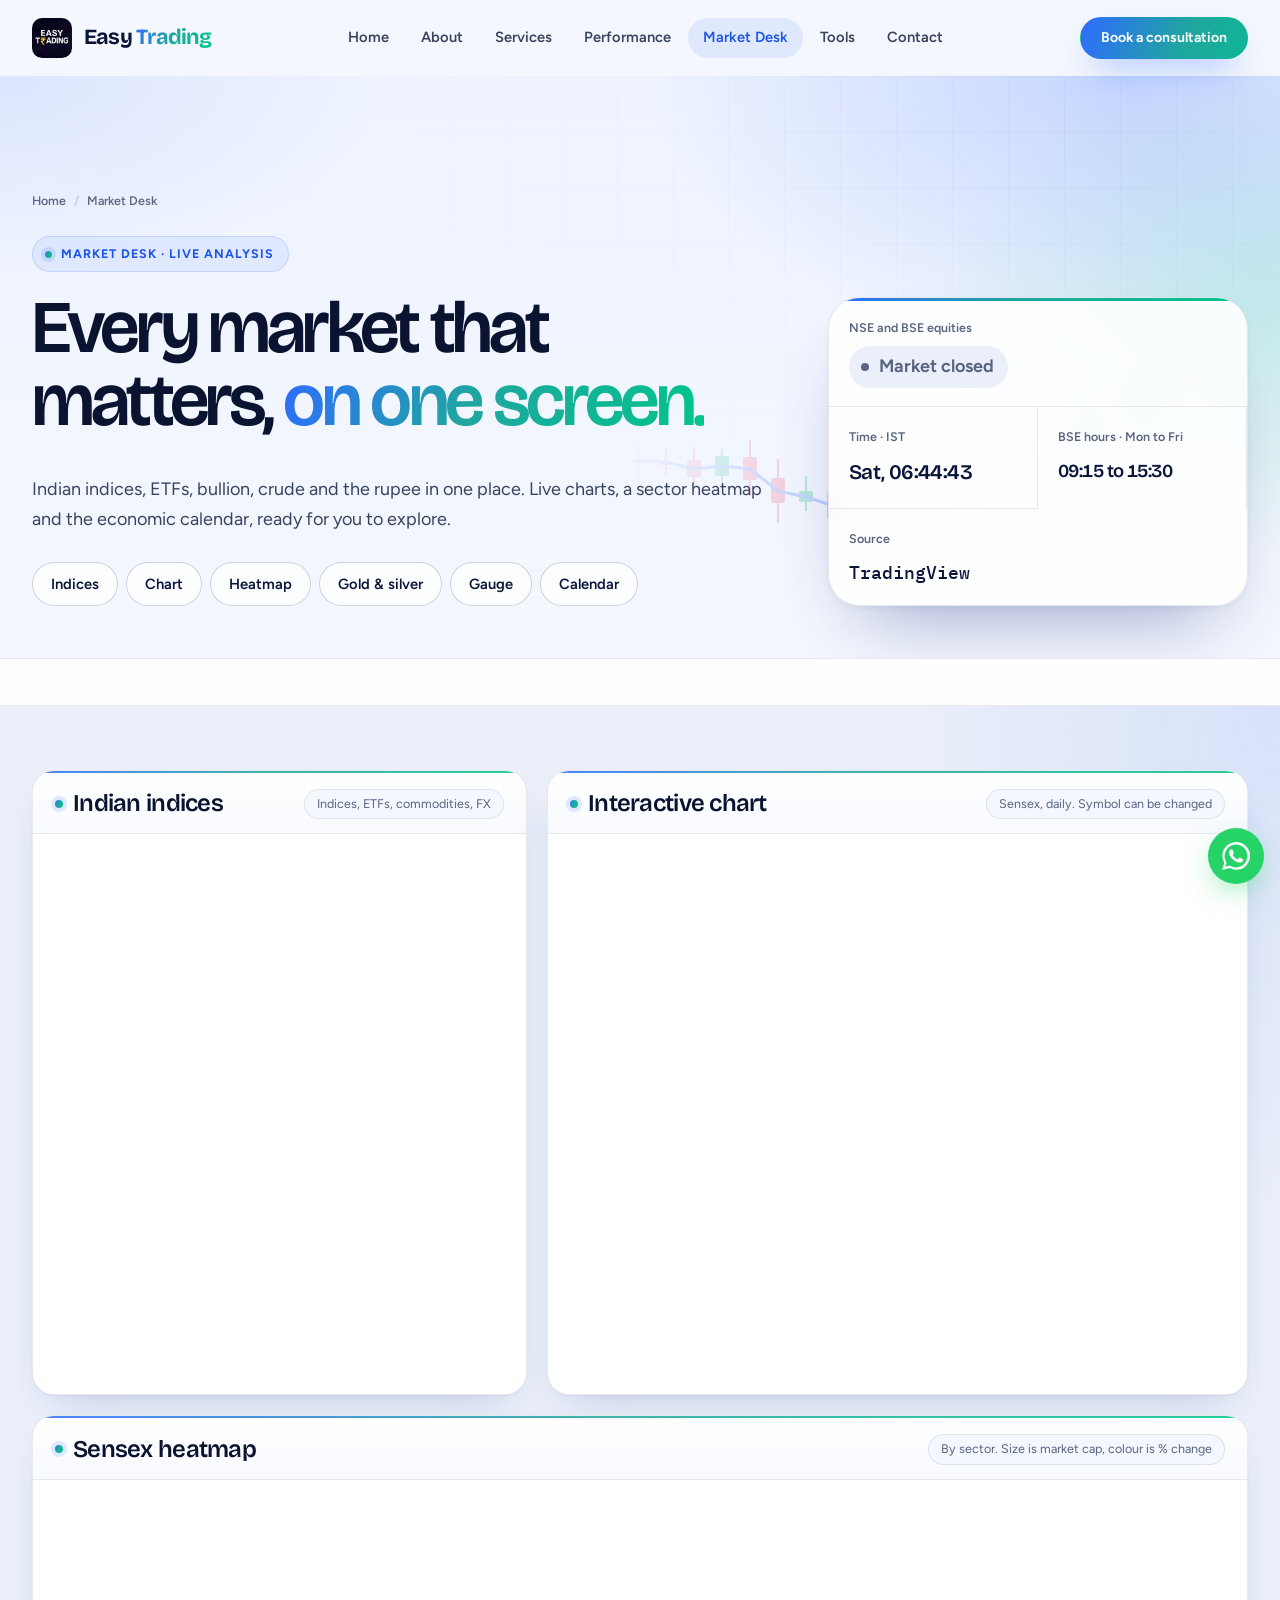
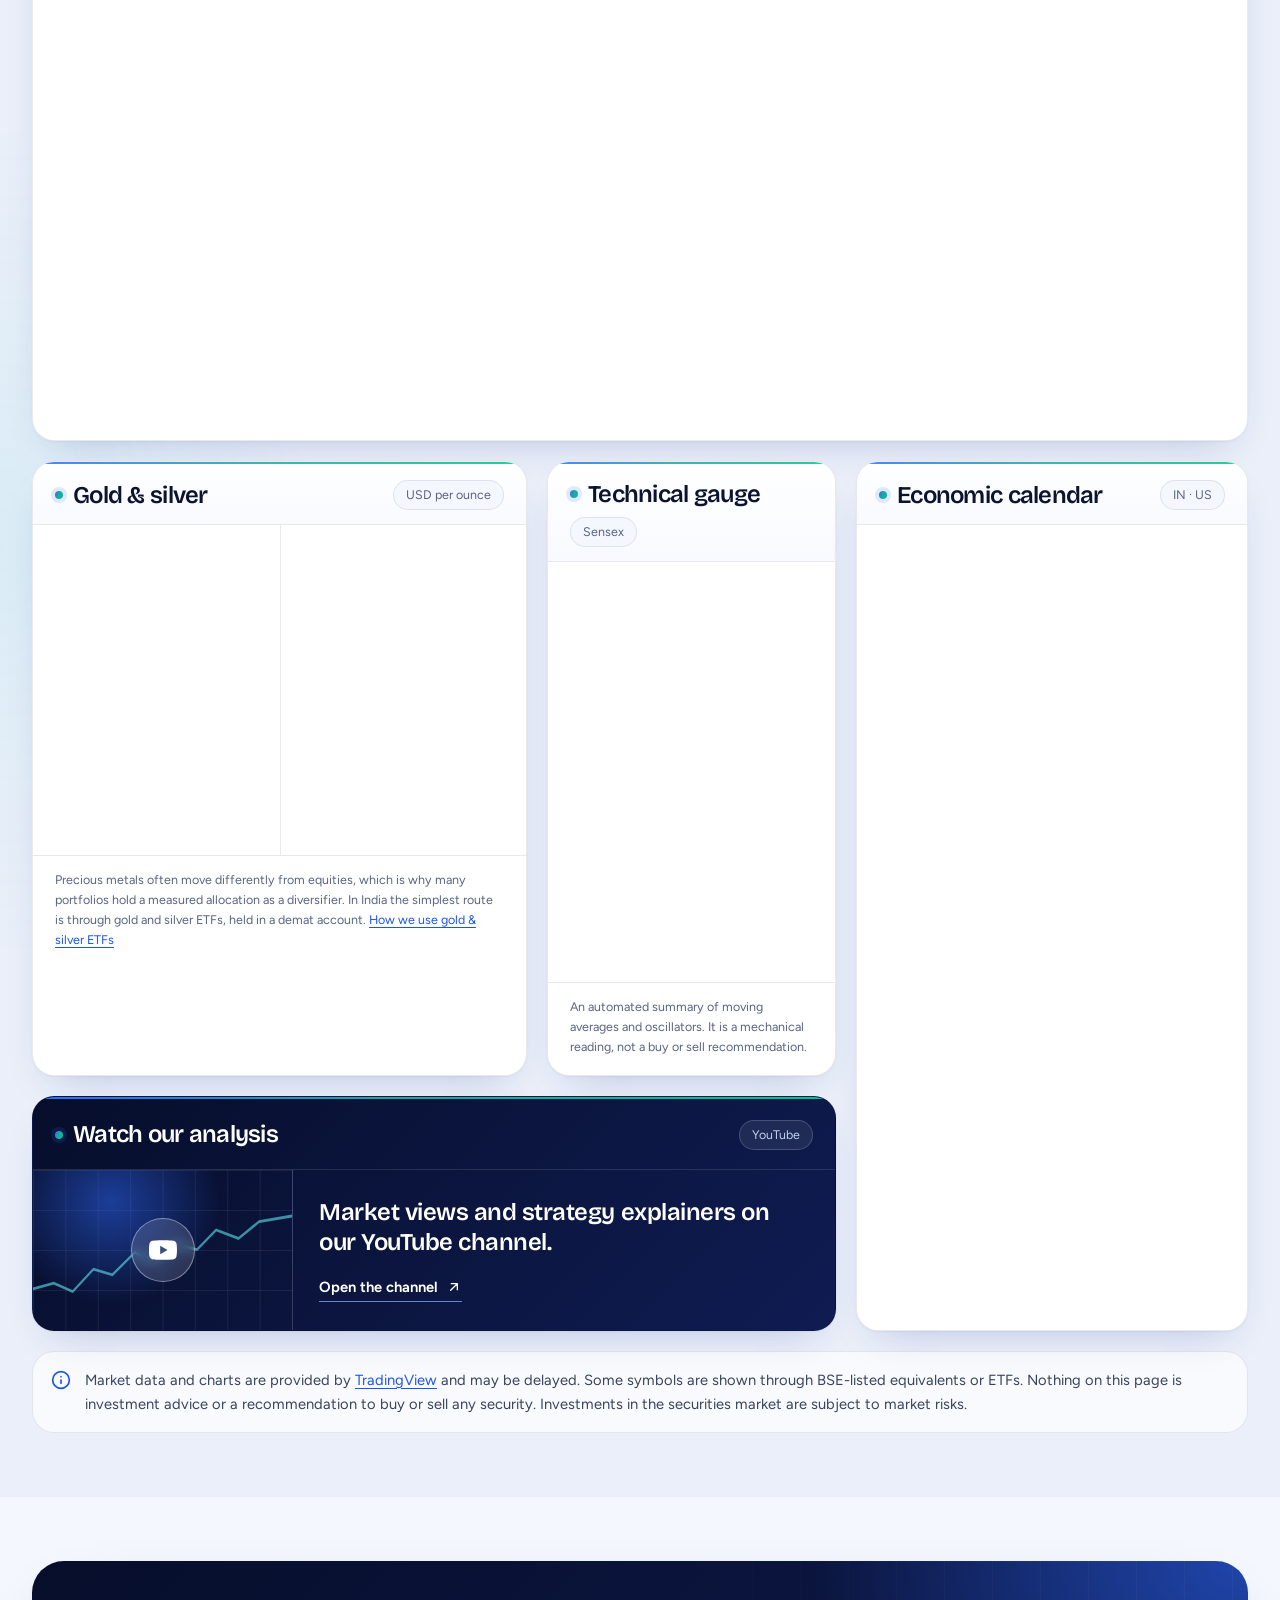
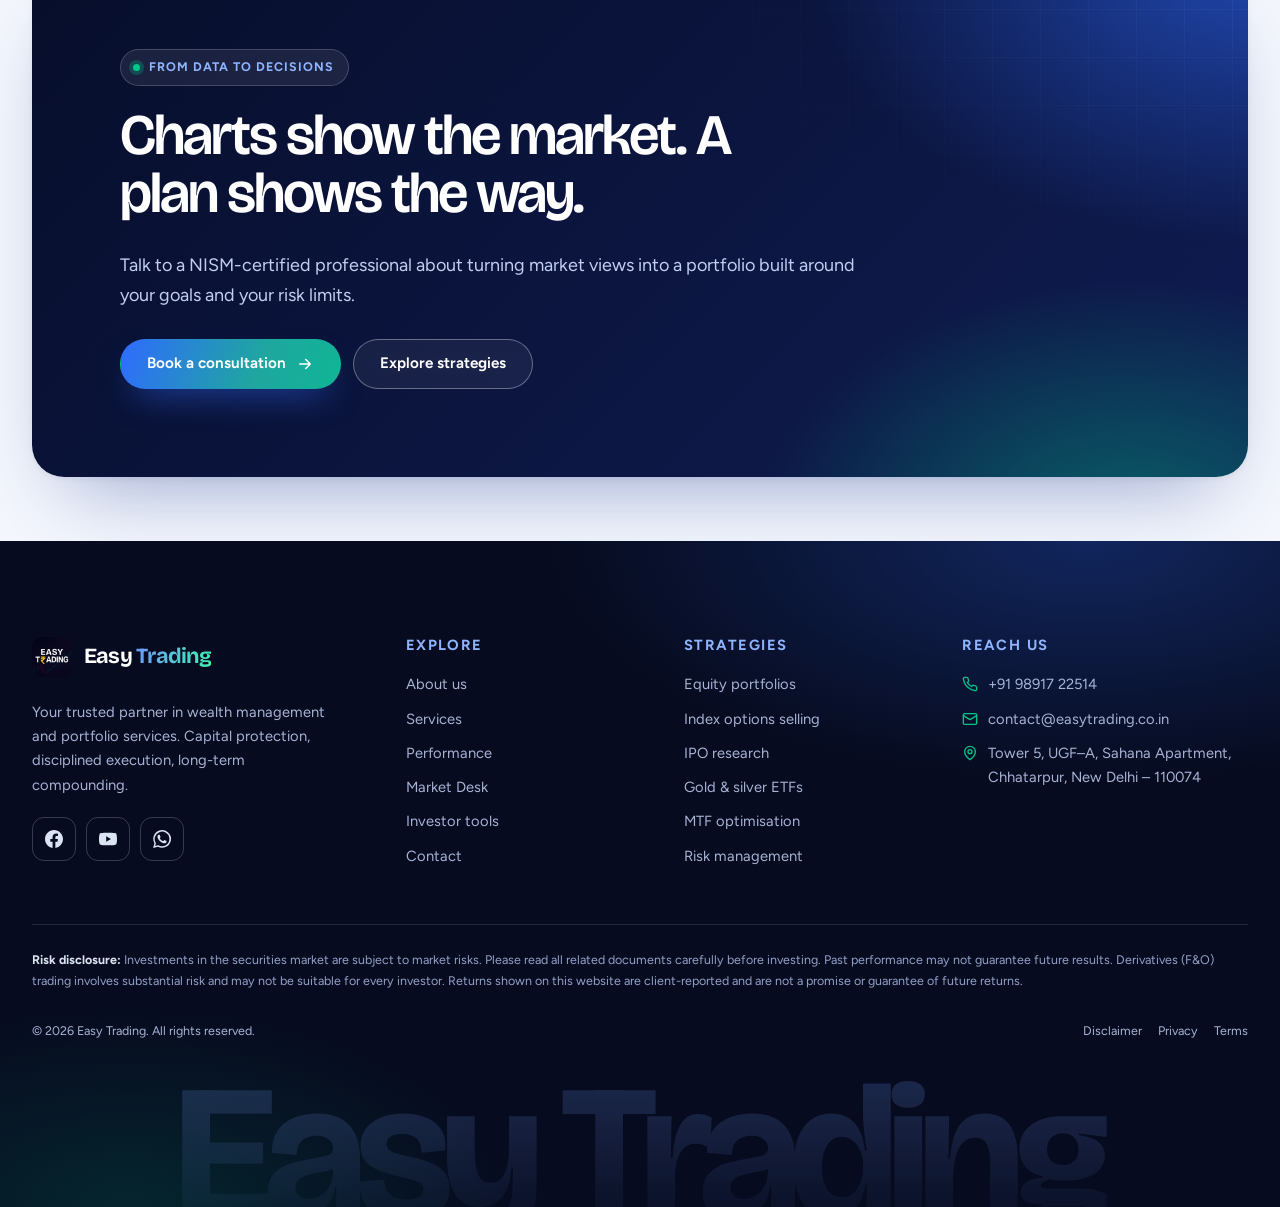
<file: markets.html>
<!doctype html>
<html lang="en-IN" class="no-js">
<head>
  <meta charset="utf-8">
  <meta name="viewport" content="width=device-width, initial-scale=1">
  <title>Market Desk: Live Sensex, Gold, Silver &amp; Economic Calendar | Easy Trading</title>
  <meta name="description" content="Easy Trading's Market Desk: live Sensex and BSE indices, Indian ETFs, gold, silver, crude and USD/INR, an interactive chart, a Sensex heatmap, technical gauge and economic calendar.">
  <link rel="canonical" href="https://easytrading.co.in/markets.html">
  <meta property="og:type" content="website">
  <meta property="og:site_name" content="Easy Trading">
  <meta property="og:title" content="Market Desk: live Indian markets in one screen">
  <meta property="og:description" content="Sensex, BSE indices, ETFs, gold, silver and USD/INR, with an interactive chart, heatmap and economic calendar.">
  <meta property="og:url" content="https://easytrading.co.in/markets.html">
  <meta property="og:image" content="https://easytrading.co.in/assets/img/og-image.png">
  <meta name="twitter:card" content="summary_large_image">
  <meta name="twitter:image" content="https://easytrading.co.in/assets/img/og-image.png">
  <!-- @head -->
  <meta name="theme-color" content="#f4f7fd">
  <link rel="icon" type="image/png" sizes="32x32" href="/assets/img/icon-32.png">
  <link rel="apple-touch-icon" href="/assets/img/icon-180.png">
  <link rel="manifest" href="/site.webmanifest">
  <link rel="preconnect" href="https://fonts.googleapis.com">
  <link rel="preconnect" href="https://fonts.gstatic.com" crossorigin>
  <link rel="stylesheet" href="https://fonts.googleapis.com/css2?family=Bricolage+Grotesque:opsz,wght@12..96,400;12..96,500;12..96,600;12..96,700&family=Figtree:wght@400;500;600;700;800&family=IBM+Plex+Mono:wght@400;500;600&display=swap">
  <link rel="stylesheet" href="/assets/css/main.css">
  <script src="/assets/js/config.js" defer></script>
  <script src="/assets/js/main.js" defer></script>
  <!-- /@head -->
  <link rel="stylesheet" href="/assets/css/pages/markets.css">
  <script src="/assets/js/pages/markets.js" defer></script>
</head>
<body class="page-markets">
  <!-- @header -->
  <a class="skip-link" href="#main">Skip to content</a>
  <header class="site-header">
    <div class="container">
      <a class="brand" href="/" aria-label="Easy Trading home">
        <img src="/assets/img/logo-256.webp" alt="" width="40" height="40">
        <span>Easy <b>Trading</b></span>
      </a>
      <nav class="nav" aria-label="Primary">
        <ul>
          <li><a href="/">Home</a></li>
          <li><a href="/about.html">About</a></li>
          <li><a href="/services.html">Services</a></li>
          <li><a href="/performance.html">Performance</a></li>
          <li><a href="/markets.html" aria-current="page">Market Desk</a></li>
          <li><a href="/tools.html">Tools</a></li>
          <li><a href="/contact.html">Contact</a></li>
        </ul>
      </nav>
      <a class="btn btn--gold btn--sm header-cta" href="/contact.html#consult">Book a consultation</a>
      <button class="menu-toggle" type="button" aria-controls="mobile-nav" aria-expanded="false" aria-label="Open menu"><span></span></button>
    </div>
  </header>
  <div class="mobile-nav" id="mobile-nav" inert>
    <nav aria-label="Mobile">
      <ul>
        <li><a href="/">Home</a></li>
        <li><a href="/about.html">About</a></li>
        <li><a href="/services.html">Services</a></li>
        <li><a href="/performance.html">Performance</a></li>
        <li><a href="/markets.html" aria-current="page">Market Desk</a></li>
        <li><a href="/tools.html">Tools</a></li>
        <li><a href="/contact.html">Contact</a></li>
      </ul>
    </nav>
    <a class="btn btn--gold" href="/contact.html#consult">Book a consultation</a>
    <p class="mobile-contact">Call or WhatsApp <a href="tel:+919891722514">+91 98917 22514</a></p>
  </div>
  <!-- /@header -->

  <main id="main">
    <!-- ===================== HERO ===================== -->
    <section class="page-hero desk-hero" aria-labelledby="desk-h1">
      <div class="container desk-hero__inner">
        <div>
          <ol class="breadcrumb"><li><a href="/">Home</a></li><li aria-current="page">Market Desk</li></ol>
          <p class="eyebrow">Market Desk · live analysis</p>
          <h1 id="desk-h1">Every market that matters, <em class="serif-i">on one screen.</em></h1>
          <p class="lead">Indian indices, ETFs, bullion, crude and the rupee in one place. Live charts, a sector heatmap and the economic calendar, ready for you to explore.</p>
          <nav class="desk-jump" aria-label="Jump to a panel">
            <a href="#p-overview">Indices</a><a href="#p-chart">Chart</a><a href="#p-heat">Heatmap</a><a href="#p-bullion">Gold &amp; silver</a><a href="#p-gauge">Gauge</a><a href="#p-cal">Calendar</a>
          </nav>
        </div>
        <dl class="desk-status glass mono reveal" aria-label="Desk status">
          <div><dt>NSE and BSE equities</dt><dd><span class="live-badge" data-market-status data-state="closed"><span class="dot" aria-hidden="true"></span><span data-market-label>Market closed</span></span></dd></div>
          <div><dt>Time · IST</dt><dd data-desk-time>--:--</dd></div>
          <div><dt>BSE hours · Mon to Fri</dt><dd>09:15 to 15:30</dd></div>
          <div><dt>Source</dt><dd>TradingView</dd></div>
        </dl>
      </div>
    </section>

    <!-- ===================== TICKER ===================== -->
    <div class="ticker-wrap" aria-label="Live market ticker">
      <div class="tv-embed tv--ticker" data-tv="ticker-tape" data-tv-config='{"symbols":[{"proName":"BSE:SENSEX","title":"Sensex"},{"proName":"BSE:SNSX50","title":"Sensex 50"},{"proName":"BSE:BANK","title":"Bankex"},{"proName":"BSE:BSE100","title":"BSE 100"},{"proName":"BSE:BSE500","title":"BSE 500"},{"proName":"BSE:NIFTYBEES","title":"Nifty 50 ETF"},{"proName":"TVC:GOLD","title":"Gold"},{"proName":"TVC:SILVER","title":"Silver"},{"proName":"BSE:GOLDBEES","title":"Gold ETF"},{"proName":"FX_IDC:USDINR","title":"USD/INR"},{"proName":"TVC:USOIL","title":"Crude Oil"}],"showSymbolLogo":true,"displayMode":"adaptive","colorTheme":"light","isTransparent":false}'></div>
    </div>

    <!-- ===================== TERMINAL ===================== -->
    <section class="section section--tight desk" aria-labelledby="desk-title">
      <div class="container">
        <h2 id="desk-title" class="sr-only">Live markets</h2>
        <div class="desk-grid">

          <article class="panel panel--overview reveal" aria-labelledby="p-overview">
            <header class="panel__bar"><h3 id="p-overview">Indian indices</h3><span class="panel__tag">Indices, ETFs, commodities, FX</span></header>
            <div class="tv-embed tv--overview" data-tv="market-overview" data-tv-config='{"colorTheme":"light","dateRange":"12M","showChart":true,"locale":"en","width":"100%","height":"100%","largeChartUrl":"","isTransparent":false,"showSymbolLogo":true,"showFloatingTooltip":true,"tabs":[{"title":"Indices","symbols":[{"s":"BSE:SENSEX","d":"Sensex"},{"s":"BSE:SNSX50","d":"Sensex 50"},{"s":"BSE:BSE100","d":"BSE 100"},{"s":"BSE:BSE500","d":"BSE 500"},{"s":"BSE:BANK","d":"Bankex"}],"originalTitle":"Indices"},{"title":"ETFs","symbols":[{"s":"BSE:NIFTYBEES","d":"Nifty 50 ETF"},{"s":"BSE:BANKBEES","d":"Bank ETF"},{"s":"BSE:JUNIORBEES","d":"Nifty Next 50 ETF"},{"s":"BSE:GOLDBEES","d":"Gold ETF"},{"s":"BSE:SILVERBEES","d":"Silver ETF"}],"originalTitle":"ETFs"},{"title":"Commodities & FX","symbols":[{"s":"TVC:GOLD","d":"Gold"},{"s":"TVC:SILVER","d":"Silver"},{"s":"TVC:USOIL","d":"WTI Crude"},{"s":"FX_IDC:USDINR","d":"USD/INR"}],"originalTitle":"Commodities & FX"}]}'></div>
          </article>

          <article class="panel panel--chart reveal" aria-labelledby="p-chart">
            <header class="panel__bar"><h3 id="p-chart">Interactive chart</h3><span class="panel__tag">Sensex, daily. Symbol can be changed</span></header>
            <div class="tv-embed tv--chart" data-tv="advanced-chart" data-tv-config='{"autosize":true,"symbol":"BSE:SENSEX","interval":"D","timezone":"Asia/Kolkata","theme":"light","colorTheme":"light","style":"1","locale":"en","allow_symbol_change":true,"hide_side_toolbar":false,"calendar":false,"withdateranges":true,"save_image":false,"backgroundColor":"#ffffff","gridColor":"rgba(11, 27, 51, 0.06)","support_host":"https://www.tradingview.com"}'></div>
          </article>

          <article class="panel panel--heatmap reveal" aria-labelledby="p-heat">
            <header class="panel__bar"><h3 id="p-heat">Sensex heatmap</h3><span class="panel__tag">By sector. Size is market cap, colour is % change</span></header>
            <div class="tv-embed tv--heatmap" data-tv="stock-heatmap" data-tv-config='{"exchanges":[],"dataSource":"SENSEX","grouping":"sector","blockSize":"market_cap_basic","blockColor":"change","locale":"en","symbolUrl":"","colorTheme":"light","hasTopBar":false,"isDataSetEnabled":false,"isZoomEnabled":true,"hasSymbolTooltip":true,"isMonoSize":false,"width":"100%","height":"100%"}'></div>
          </article>

          <article class="panel panel--bullion reveal" aria-labelledby="p-bullion">
            <header class="panel__bar"><h3 id="p-bullion">Gold &amp; silver</h3><span class="panel__tag">USD per ounce</span></header>
            <div class="bullion">
              <div class="tv-embed tv--mini" data-tv="mini-symbol-overview" data-tv-config='{"symbol":"TVC:GOLD","width":"100%","height":"100%","locale":"en","dateRange":"12M","colorTheme":"light","isTransparent":false,"autosize":true,"chartOnly":false,"noTimeScale":false}'></div>
              <div class="tv-embed tv--mini" data-tv="mini-symbol-overview" data-tv-config='{"symbol":"TVC:SILVER","width":"100%","height":"100%","locale":"en","dateRange":"12M","colorTheme":"light","isTransparent":false,"autosize":true,"chartOnly":false,"noTimeScale":false}'></div>
            </div>
            <p class="panel__note">Precious metals often move differently from equities, which is why many portfolios hold a measured allocation as a diversifier. In India the simplest route is through gold and silver ETFs, held in a demat account. <a href="/services.html#gold-silver">How we use gold &amp; silver ETFs</a></p>
          </article>

          <article class="panel panel--gauge reveal" aria-labelledby="p-gauge">
            <header class="panel__bar"><h3 id="p-gauge">Technical gauge</h3><span class="panel__tag">Sensex</span></header>
            <div class="tv-embed tv--gauge" data-tv="technical-analysis" data-tv-config='{"interval":"1D","width":"100%","height":"100%","isTransparent":false,"symbol":"BSE:SENSEX","showIntervalTabs":true,"displayMode":"single","locale":"en","colorTheme":"light"}'></div>
            <p class="panel__note">An automated summary of moving averages and oscillators. It is a mechanical reading, not a buy or sell recommendation.</p>
          </article>

          <article class="panel panel--calendar reveal" aria-labelledby="p-cal">
            <header class="panel__bar"><h3 id="p-cal">Economic calendar</h3><span class="panel__tag">IN · US</span></header>
            <div class="tv-embed tv--calendar" data-tv="events" data-tv-config='{"colorTheme":"light","isTransparent":false,"width":"100%","height":"100%","locale":"en","importanceFilter":"0,1","countryFilter":"in,us"}'></div>
          </article>

          <a class="panel panel--yt reveal" href="https://youtube.com/@easytradinglive" target="_blank" rel="noopener">
            <span class="panel__bar"><span class="panel__title" id="p-yt">Watch our analysis</span><span class="panel__tag">YouTube</span></span>
            <span class="yt">
              <span class="yt__screen" aria-hidden="true">
                <span class="yt__play"><svg><use href="/assets/img/icons.svg#i-youtube"/></svg></span>
                <svg class="yt__line" viewBox="0 0 300 80" preserveAspectRatio="none"><polyline points="0,62 24,58 46,64 70,48 92,52 118,36 140,42 164,30 190,34 212,20 238,26 262,14 300,10" fill="none" stroke="currentColor" stroke-width="2"/></svg>
              </span>
              <span class="yt__copy">
                <span class="yt__h">Market views and strategy explainers on our YouTube channel.</span>
                <span class="link-arrow">Open the channel <svg aria-hidden="true"><use href="/assets/img/icons.svg#i-arrow-up-right"/></svg></span>
              </span>
            </span>
          </a>
        </div>

        <div class="note desk-note reveal" role="note">
          <svg aria-hidden="true"><use href="/assets/img/icons.svg#i-info"/></svg>
          <p>Market data and charts are provided by <a href="https://www.tradingview.com/" target="_blank" rel="noopener">TradingView</a> and may be delayed. Some symbols are shown through BSE-listed equivalents or ETFs. Nothing on this page is investment advice or a recommendation to buy or sell any security. Investments in the securities market are subject to market risks.</p>
        </div>
      </div>
    </section>

    <!-- ===================== CTA ===================== -->
    <section class="section section--tight">
      <div class="container">
        <div class="cta-band reveal">
          <p class="eyebrow">From data to decisions</p>
          <h2>Charts show the market. A plan shows the way.</h2>
          <p class="lead">Talk to a NISM-certified professional about turning market views into a portfolio built around your goals and your risk limits.</p>
          <div class="btn-row">
            <a class="btn btn--gold" href="/contact.html#consult">Book a consultation <svg aria-hidden="true"><use href="/assets/img/icons.svg#i-arrow"/></svg></a>
            <a class="btn btn--ghost" href="/services.html">Explore strategies</a>
          </div>
        </div>
      </div>
    </section>
  </main>

  <!-- @footer -->
  <footer class="site-footer">
    <div class="container">
      <div class="footer-grid">
        <div class="footer-brand">
          <a class="brand" href="/" aria-label="Easy Trading home">
            <img src="/assets/img/logo-256.webp" alt="" width="40" height="40" loading="lazy">
            <span>Easy <b>Trading</b></span>
          </a>
          <p>Your trusted partner in wealth management and portfolio services. Capital protection, disciplined execution, long-term compounding.</p>
          <div class="socials">
            <a href="https://www.facebook.com/easytradinglive" target="_blank" rel="noopener" aria-label="Easy Trading on Facebook"><svg aria-hidden="true"><use href="/assets/img/icons.svg#i-facebook"/></svg></a>
            <a href="https://youtube.com/@easytradinglive" target="_blank" rel="noopener" aria-label="Easy Trading on YouTube"><svg aria-hidden="true"><use href="/assets/img/icons.svg#i-youtube"/></svg></a>
            <a href="https://wa.me/919891722514" target="_blank" rel="noopener" aria-label="Chat with Easy Trading on WhatsApp"><svg aria-hidden="true"><use href="/assets/img/icons.svg#i-whatsapp"/></svg></a>
          </div>
        </div>
        <div>
          <h3>Explore</h3>
          <ul>
            <li><a href="/about.html">About us</a></li>
            <li><a href="/services.html">Services</a></li>
            <li><a href="/performance.html">Performance</a></li>
            <li><a href="/markets.html">Market Desk</a></li>
            <li><a href="/tools.html">Investor tools</a></li>
            <li><a href="/contact.html">Contact</a></li>
          </ul>
        </div>
        <div>
          <h3>Strategies</h3>
          <ul>
            <li><a href="/services.html#equity-portfolio">Equity portfolios</a></li>
            <li><a href="/services.html#options-selling">Index options selling</a></li>
            <li><a href="/services.html#ipo">IPO research</a></li>
            <li><a href="/services.html#gold-silver">Gold &amp; silver ETFs</a></li>
            <li><a href="/services.html#mtf">MTF optimisation</a></li>
            <li><a href="/services.html#risk-management">Risk management</a></li>
          </ul>
        </div>
        <div>
          <h3>Reach us</h3>
          <ul class="footer-contact">
            <li><svg aria-hidden="true"><use href="/assets/img/icons.svg#i-phone"/></svg><a href="tel:+919891722514">+91 98917 22514</a></li>
            <li><svg aria-hidden="true"><use href="/assets/img/icons.svg#i-mail"/></svg><a href="mailto:contact@easytrading.co.in">contact@easytrading.co.in</a></li>
            <li><svg aria-hidden="true"><use href="/assets/img/icons.svg#i-pin"/></svg><span>Tower 5, UGF–A, Sahana Apartment, Chhatarpur, New Delhi – 110074</span></li>
          </ul>
        </div>
      </div>
      <div class="footer-legal">
        <p class="risk-disclaimer"><strong>Risk disclosure:</strong> Investments in the securities market are subject to market risks. Please read all related documents carefully before investing. Past performance may not guarantee future results. Derivatives (F&amp;O) trading involves substantial risk and may not be suitable for every investor. Returns shown on this website are client-reported and are not a promise or guarantee of future returns.</p>
        <p data-registrations hidden></p>
        <div class="row">
          <span>© <span data-year>2026</span> Easy Trading. All rights reserved.</span>
          <nav aria-label="Legal">
            <a href="/legal/disclaimer.html">Disclaimer</a>
            <a href="/legal/privacy.html">Privacy</a>
            <a href="/legal/terms.html">Terms</a>
          </nav>
        </div>
      </div>
    </div>
  </footer>
  <aside aria-label="Quick contact"><a class="fab-whatsapp" href="https://wa.me/919891722514?text=Hi%20Easy%20Trading%2C%20I%27d%20like%20to%20know%20more%20about%20your%20services." target="_blank" rel="noopener" aria-label="Chat on WhatsApp"><svg aria-hidden="true"><use href="/assets/img/icons.svg#i-whatsapp"/></svg></a></aside>
  <!-- /@footer -->
</body>
</html>
</file>
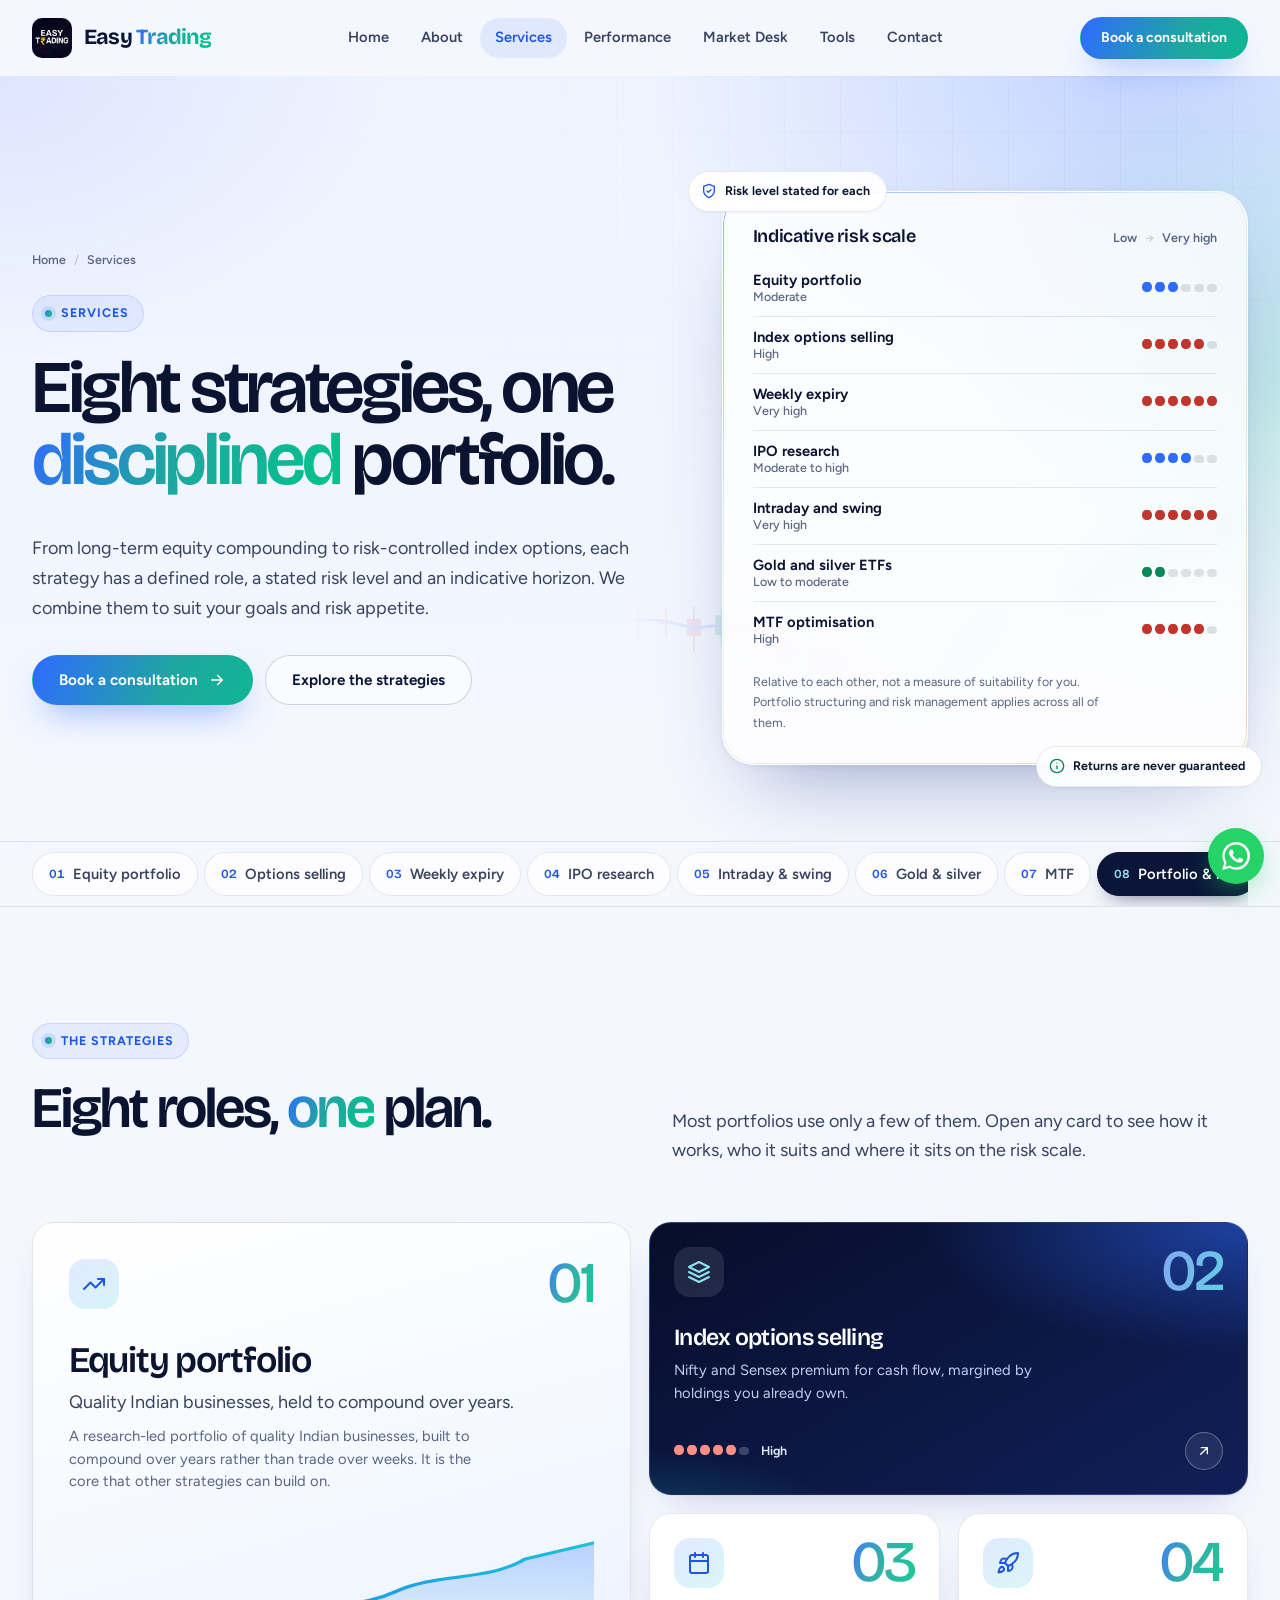
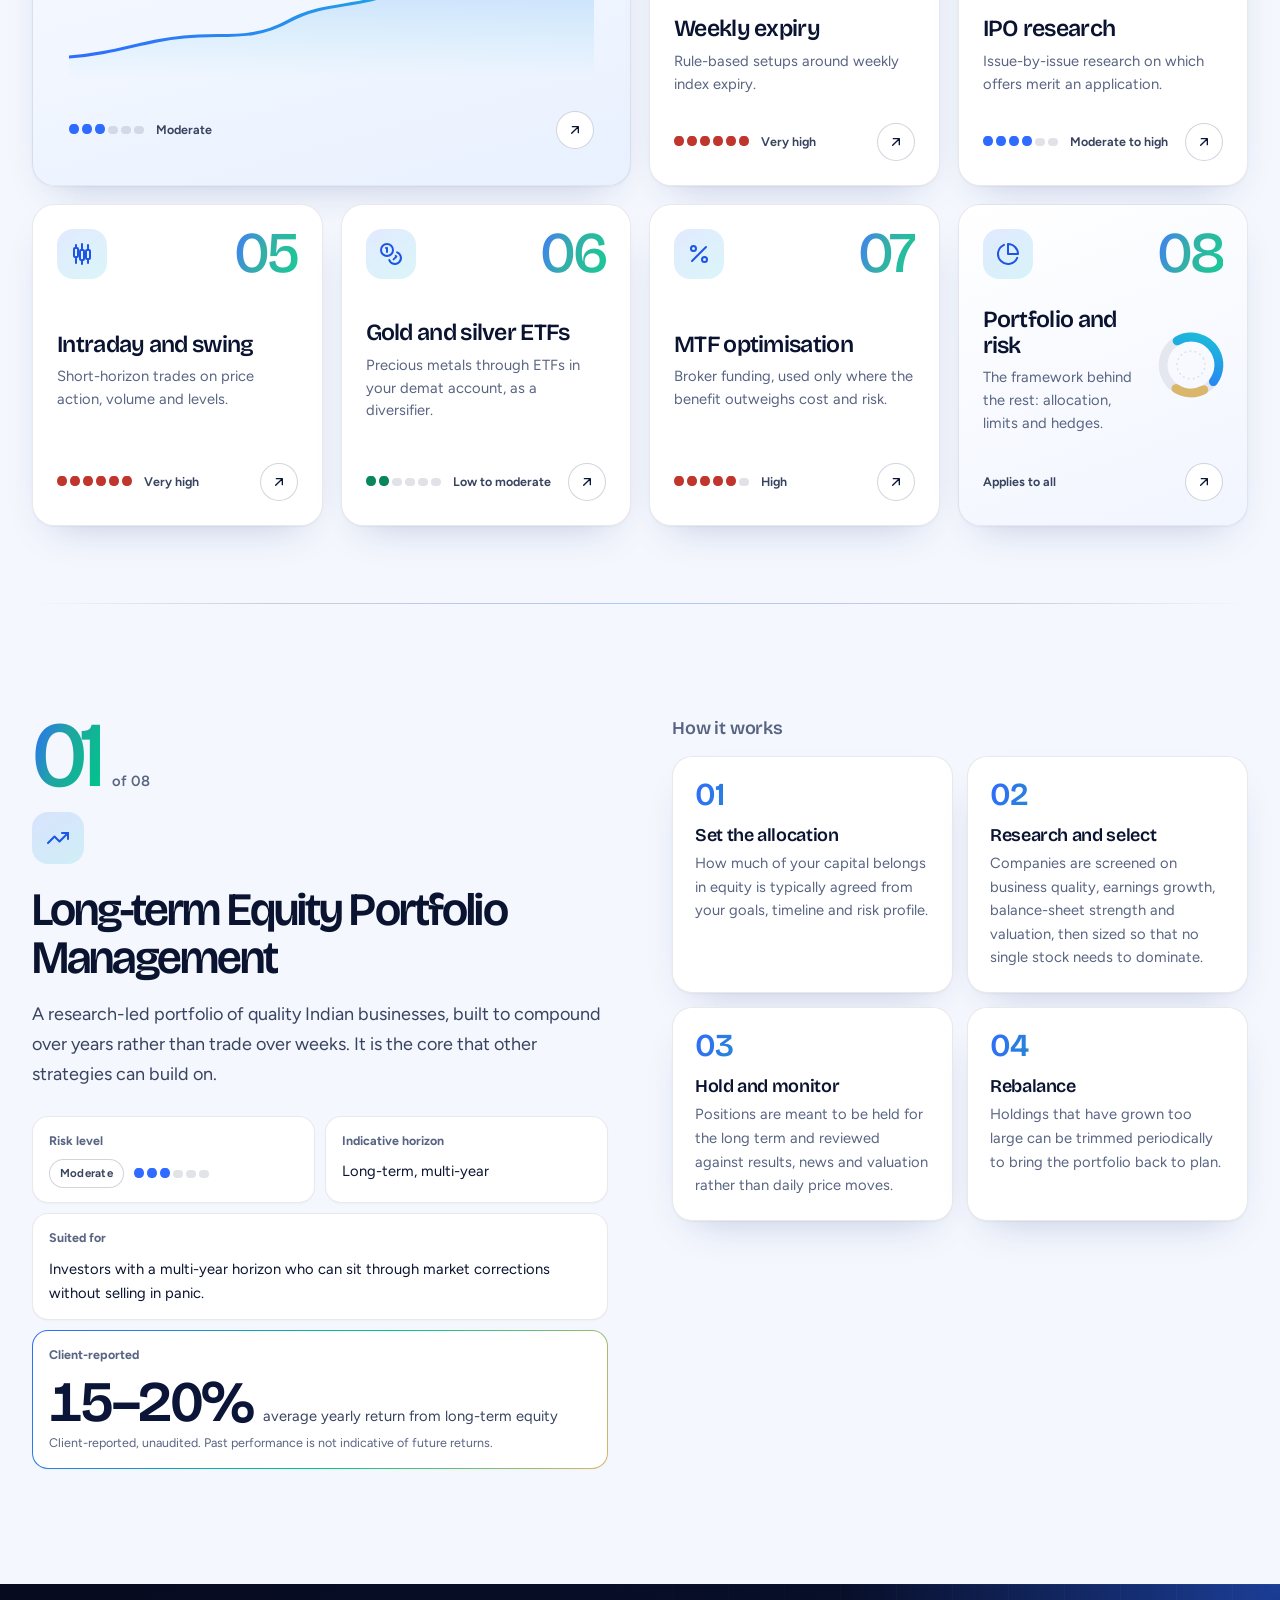
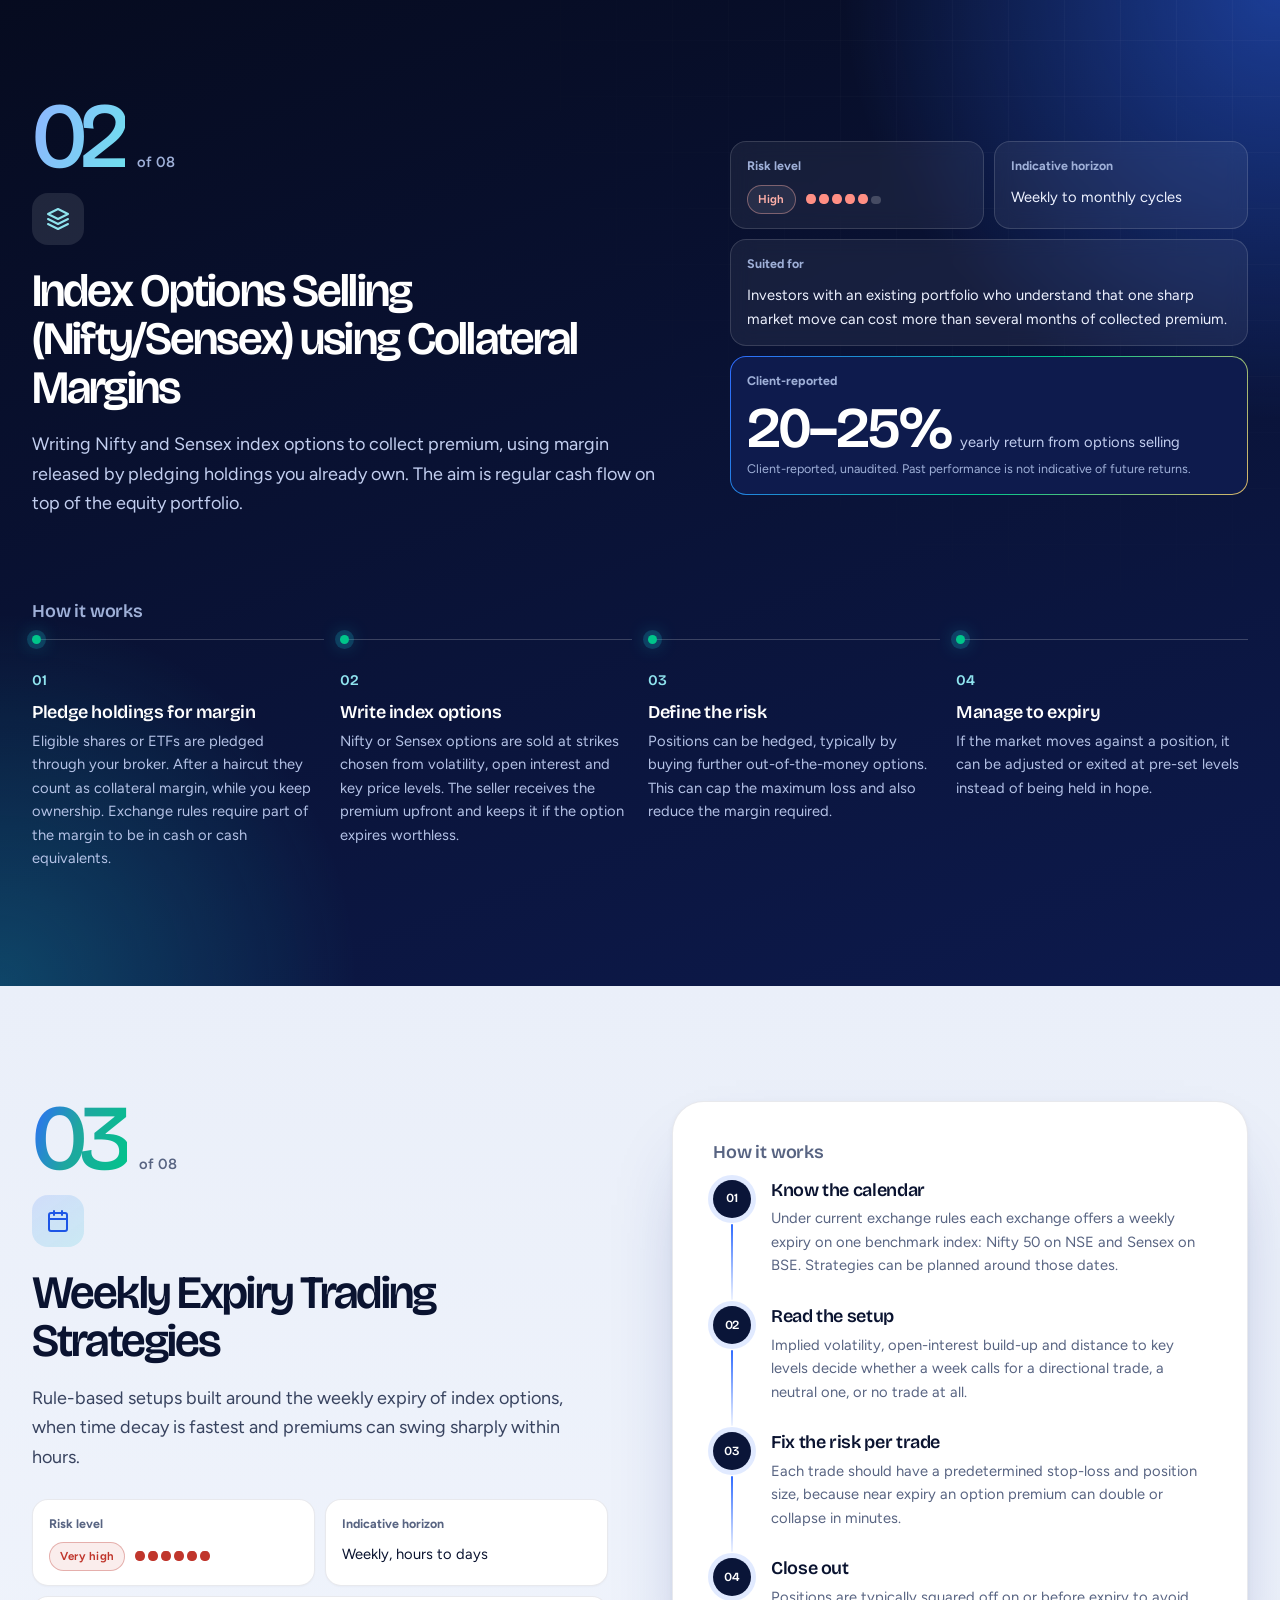
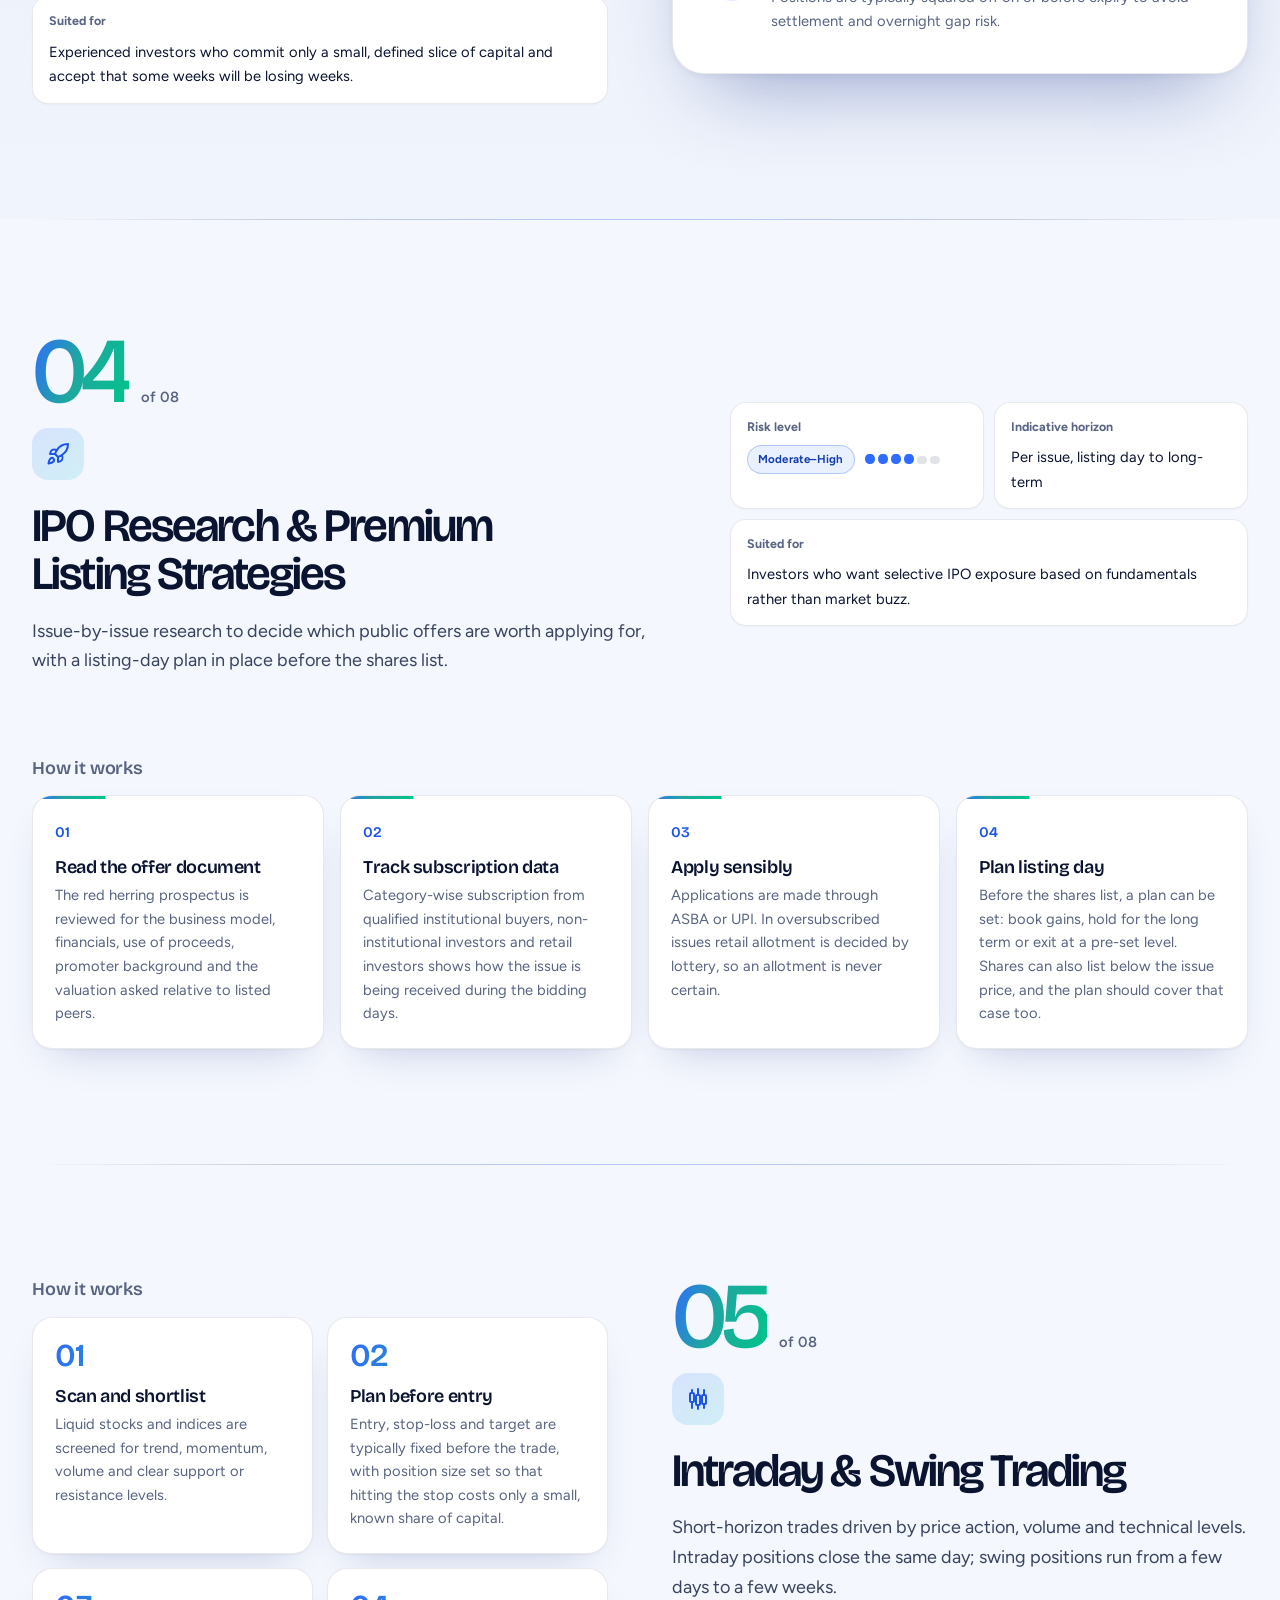
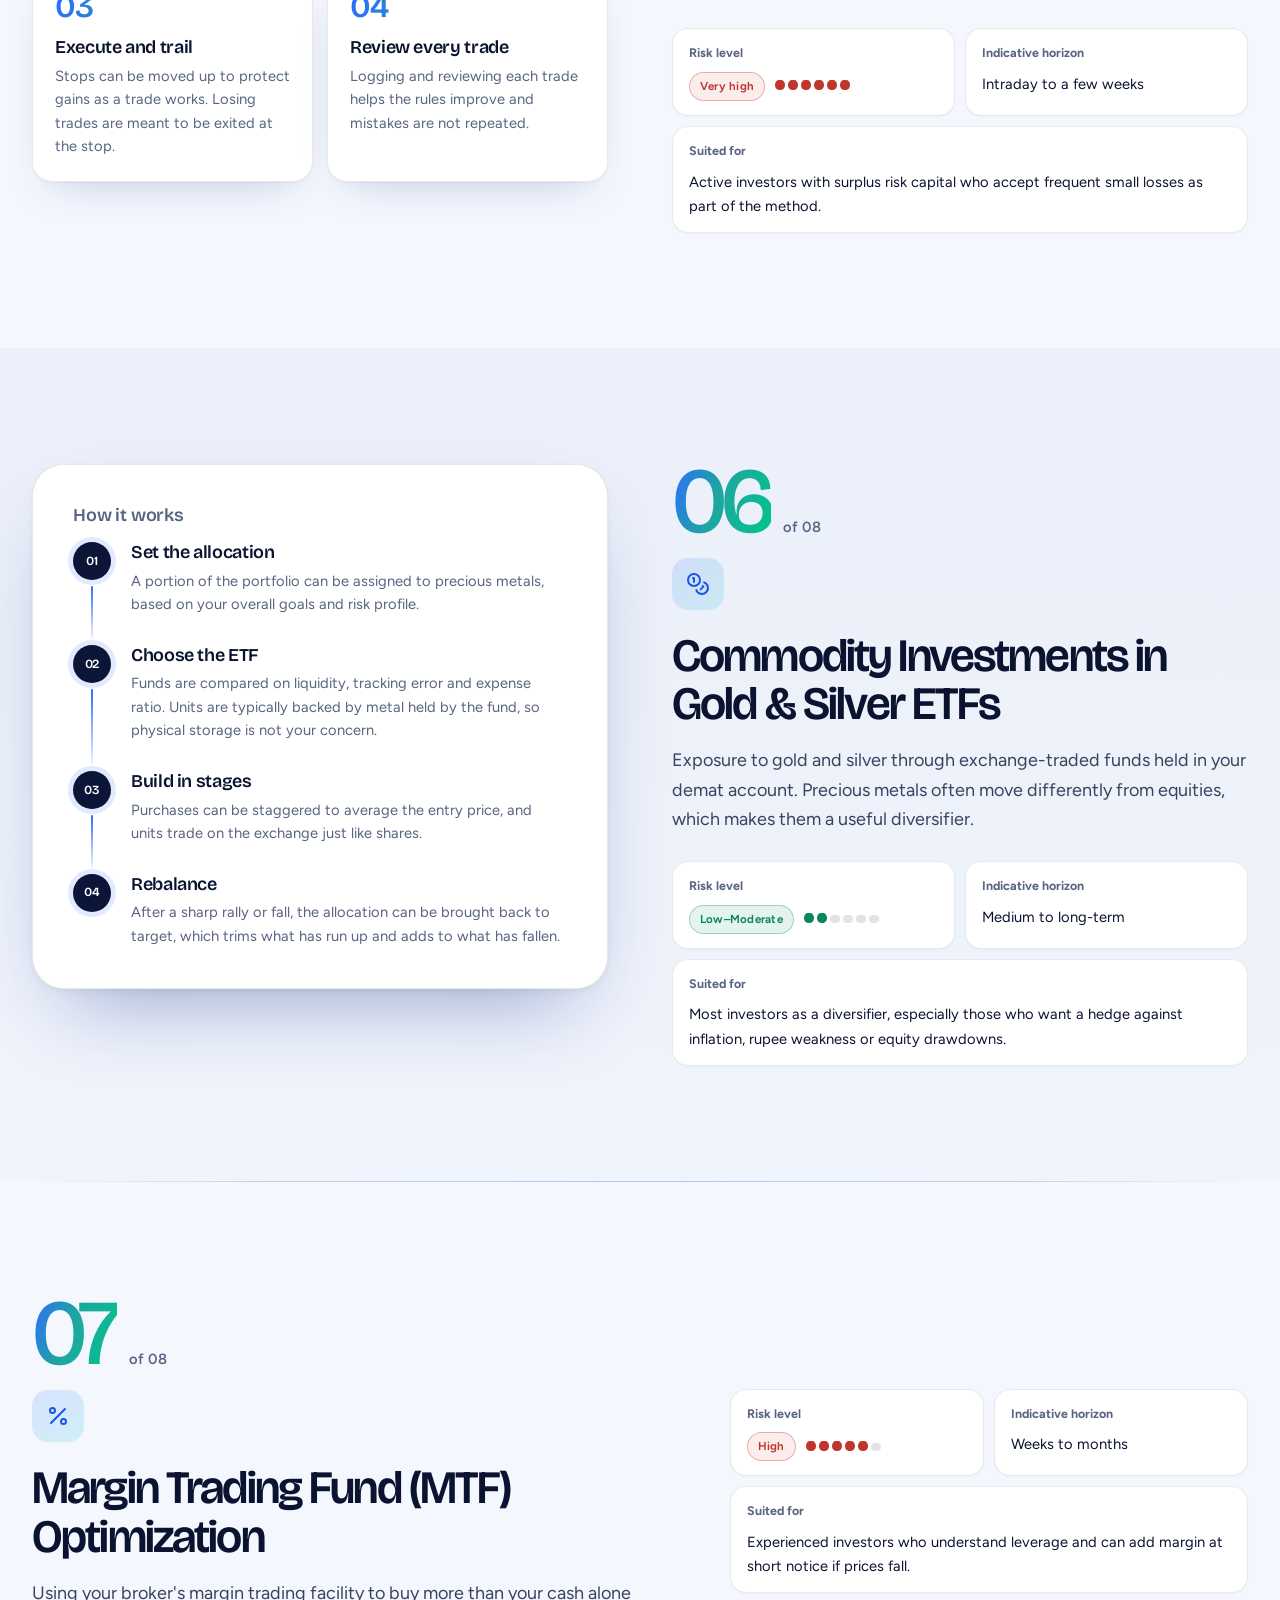
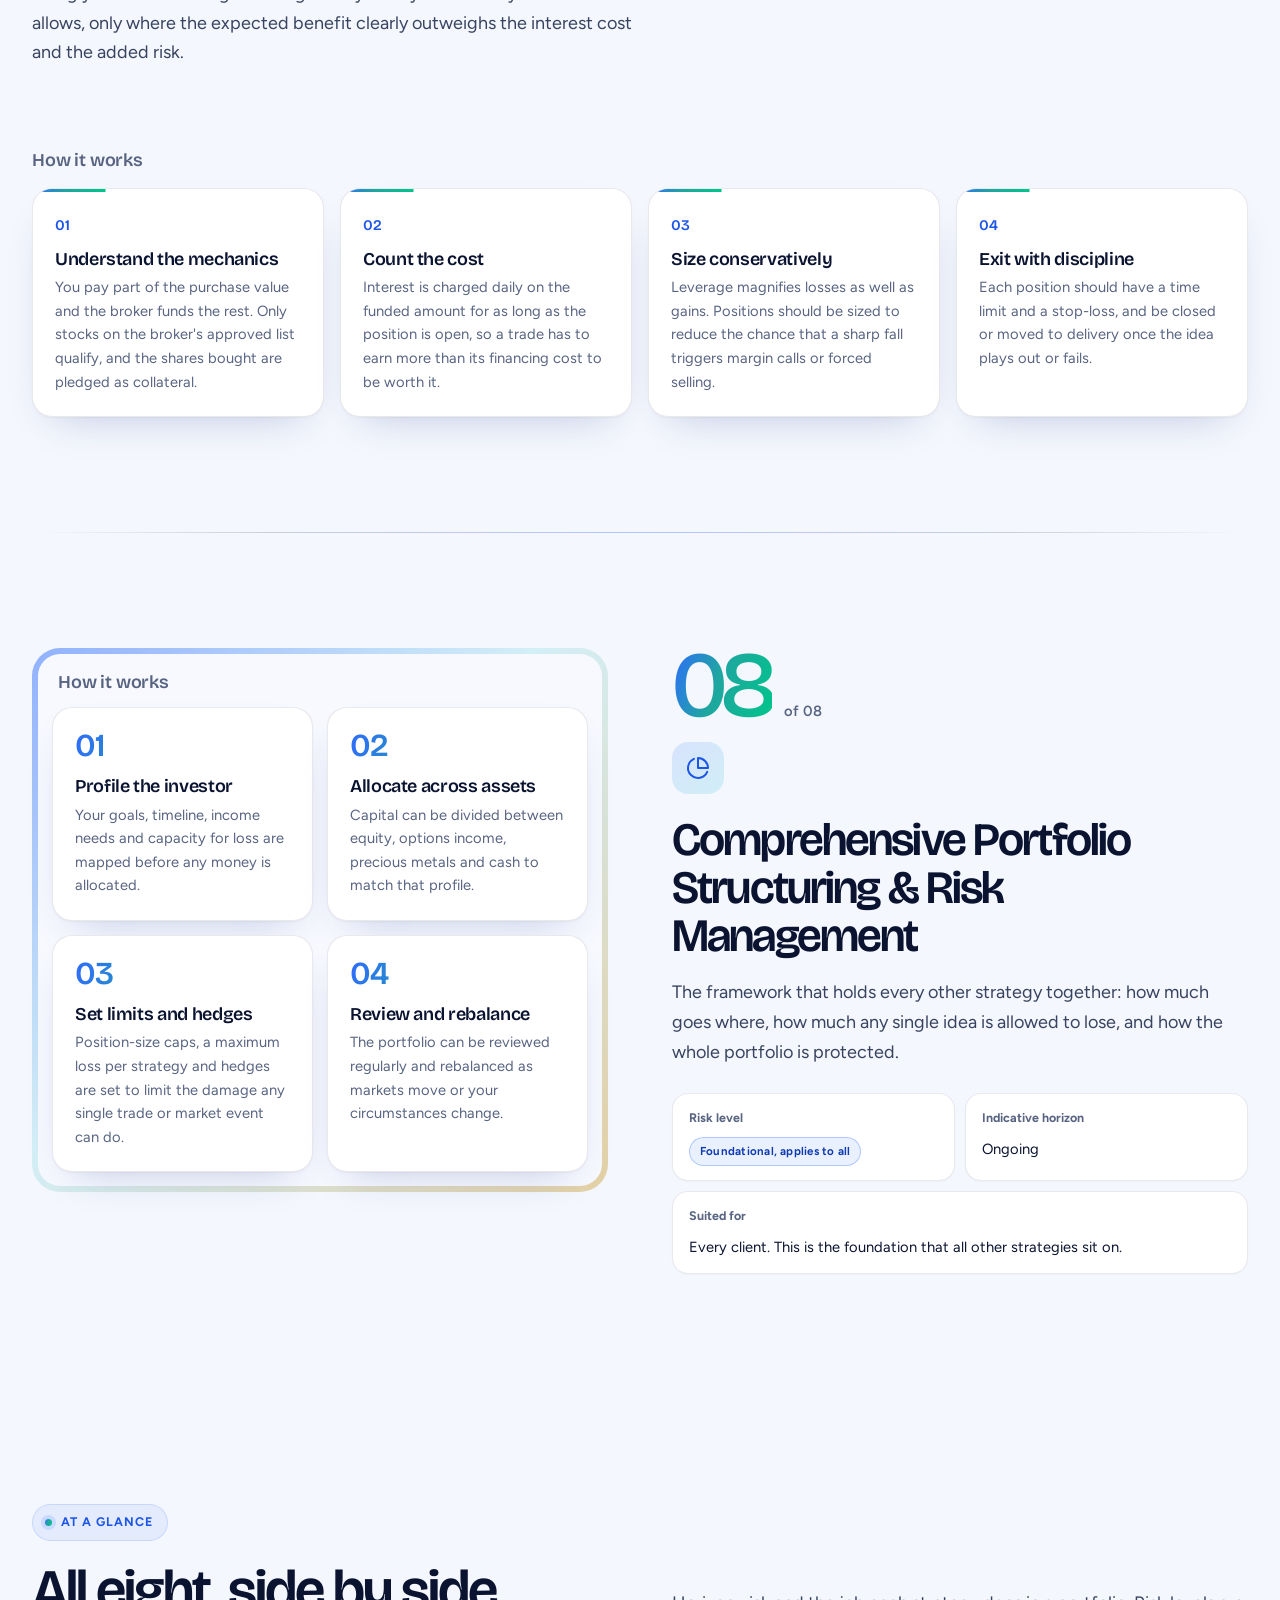
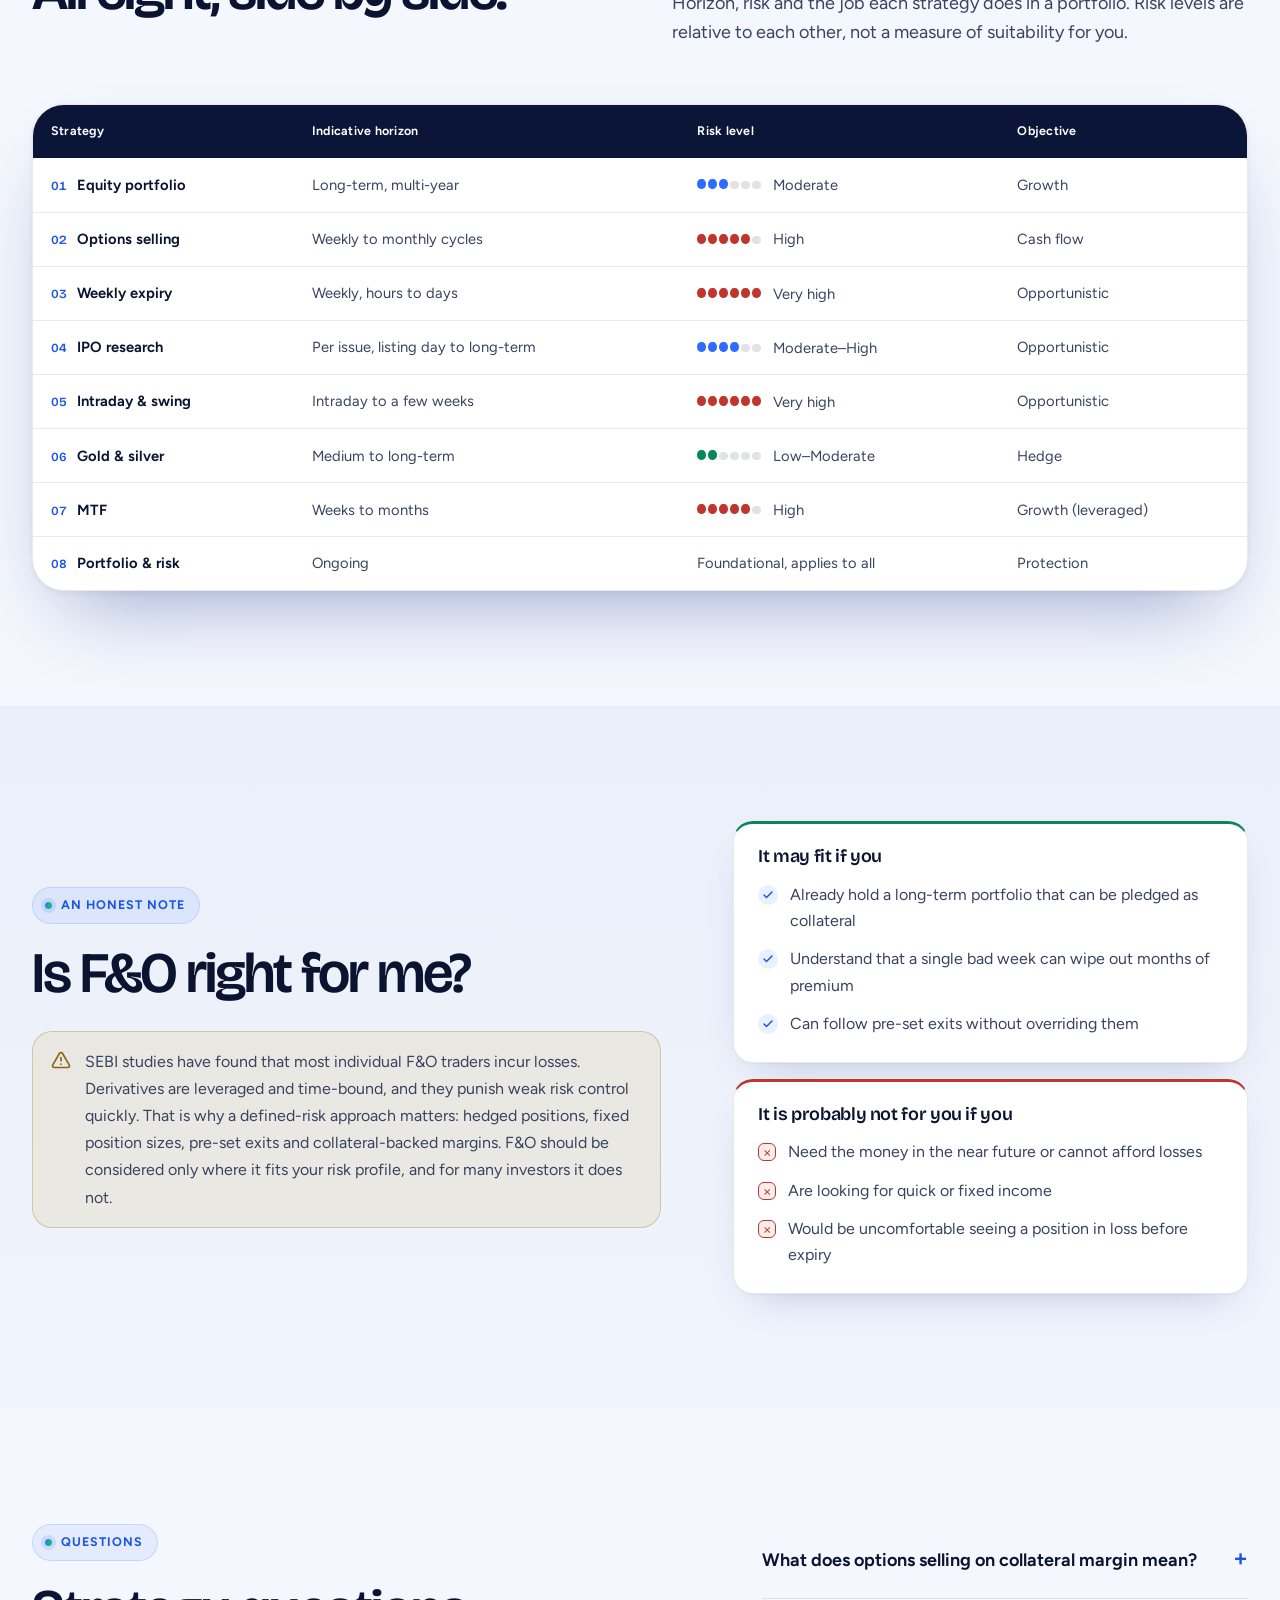
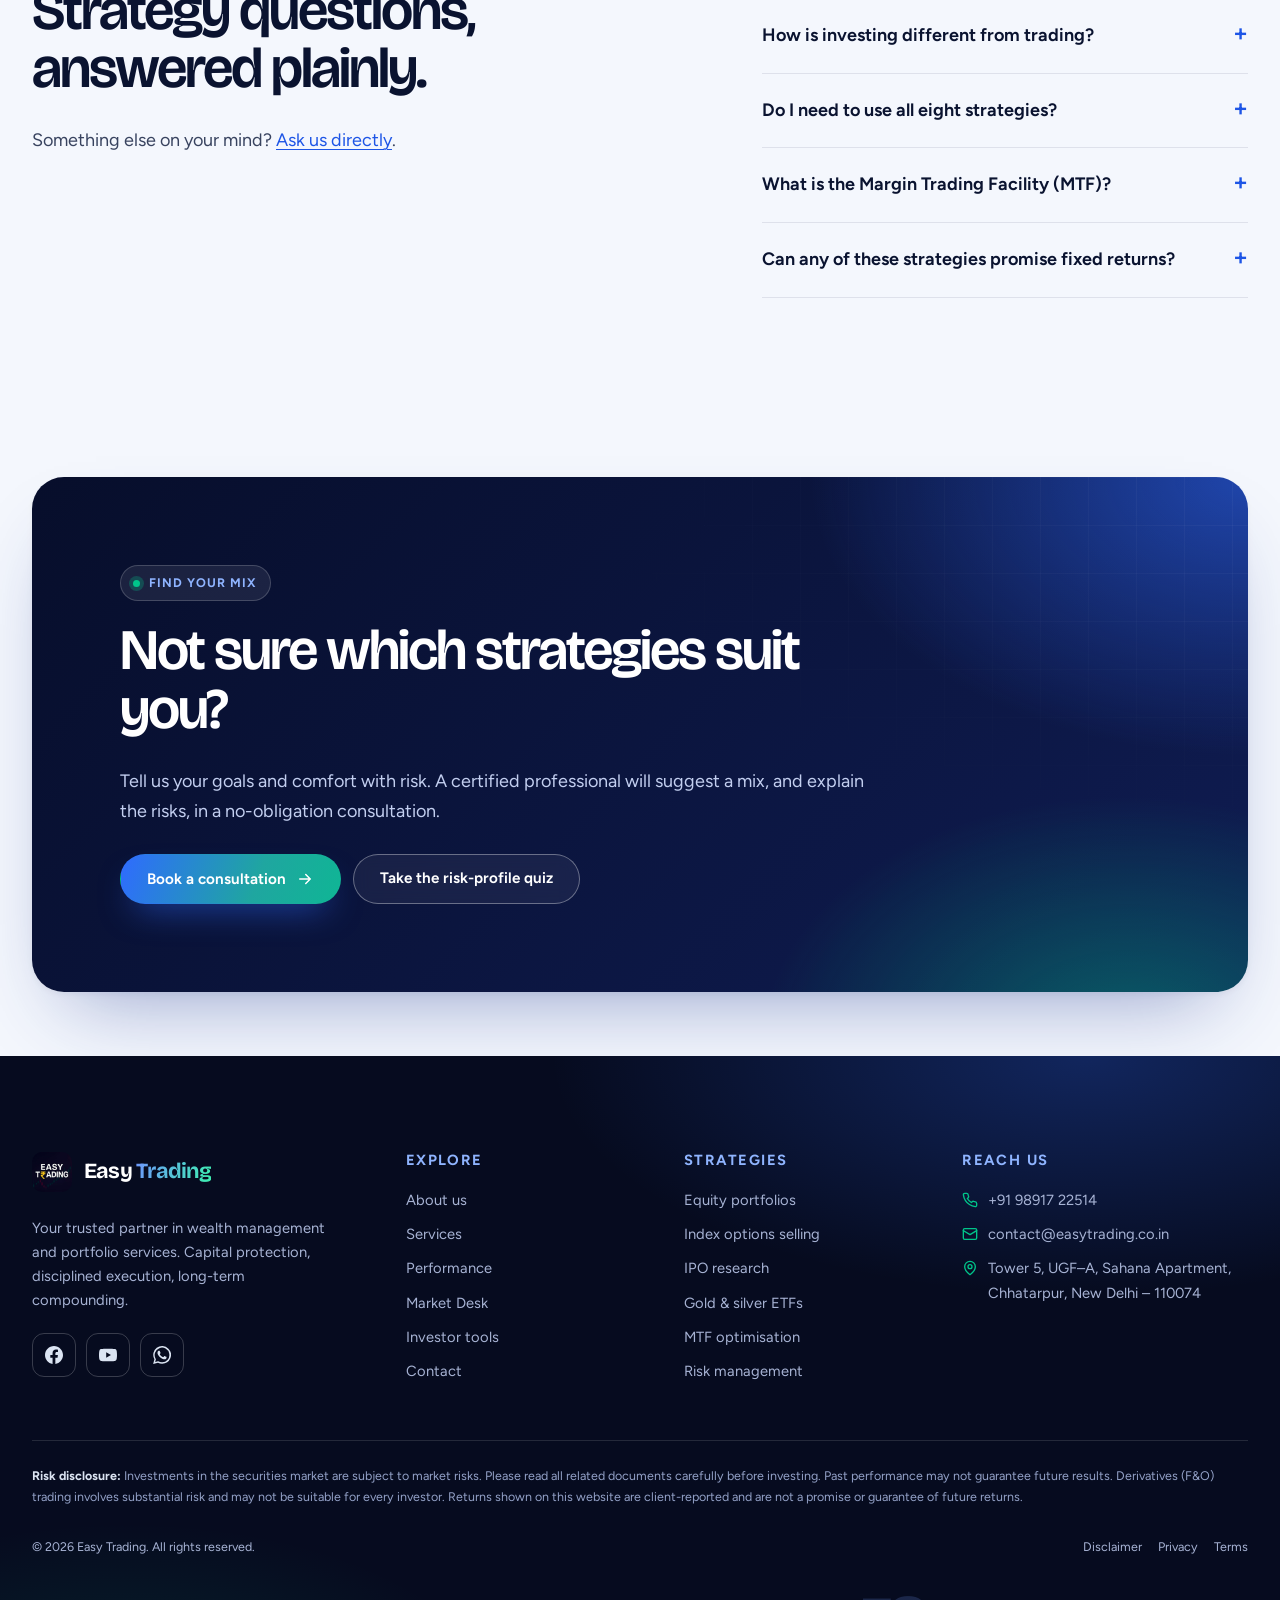
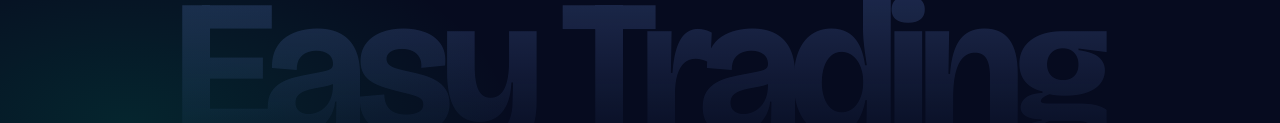
<file: services.html>
<!doctype html>
<html lang="en-IN" class="no-js">
<head>
  <meta charset="utf-8">
  <meta name="viewport" content="width=device-width, initial-scale=1">
  <title>Services | Equity Portfolios, Index Options, IPOs &amp; ETFs | Easy Trading</title>
  <meta name="description" content="Eight investment strategies from Easy Trading, New Delhi: long-term equity portfolios, Nifty/Sensex options selling, weekly expiry, IPO research, intraday and swing, gold and silver ETFs, MTF and risk management.">
  <link rel="canonical" href="https://easytrading.co.in/services.html">
  <meta property="og:type" content="website">
  <meta property="og:site_name" content="Easy Trading">
  <meta property="og:title" content="Easy Trading services: eight strategies, one disciplined portfolio">
  <meta property="og:description" content="How each Easy Trading strategy works, who it suits, its risk level and horizon, from equity compounding to risk-controlled index options.">
  <meta property="og:url" content="https://easytrading.co.in/services.html">
  <meta property="og:image" content="https://easytrading.co.in/assets/img/og-image.png">
  <meta name="twitter:card" content="summary_large_image">
  <meta name="twitter:image" content="https://easytrading.co.in/assets/img/og-image.png">
  <!-- @head -->
  <meta name="theme-color" content="#f4f7fd">
  <link rel="icon" type="image/png" sizes="32x32" href="/assets/img/icon-32.png">
  <link rel="apple-touch-icon" href="/assets/img/icon-180.png">
  <link rel="manifest" href="/site.webmanifest">
  <link rel="preconnect" href="https://fonts.googleapis.com">
  <link rel="preconnect" href="https://fonts.gstatic.com" crossorigin>
  <link rel="stylesheet" href="https://fonts.googleapis.com/css2?family=Bricolage+Grotesque:opsz,wght@12..96,400;12..96,500;12..96,600;12..96,700&family=Figtree:wght@400;500;600;700;800&family=IBM+Plex+Mono:wght@400;500;600&display=swap">
  <link rel="stylesheet" href="/assets/css/main.css">
  <script src="/assets/js/config.js" defer></script>
  <script src="/assets/js/main.js" defer></script>
  <!-- /@head -->
  <link rel="stylesheet" href="/assets/css/pages/services.css">
  <script src="/assets/js/pages/services.js" defer></script>
  <script type="application/ld+json">
  {
    "@context": "https://schema.org",
    "@graph": [
      {
        "@type": "BreadcrumbList",
        "itemListElement": [
          {
            "@type": "ListItem",
            "position": 1,
            "name": "Home",
            "item": "https://easytrading.co.in/"
          },
          {
            "@type": "ListItem",
            "position": 2,
            "name": "Services",
            "item": "https://easytrading.co.in/services.html"
          }
        ]
      },
      {
        "@type": "FAQPage",
        "mainEntity": [
          {
            "@type": "Question",
            "name": "What does options selling on collateral margin mean?",
            "acceptedAnswer": {
              "@type": "Answer",
              "text": "It means pledging shares or ETFs you already own with your broker so that they count towards the margin needed to sell options. You keep ownership of the holdings, a haircut is applied to their value, and exchange rules require part of the margin in cash or cash equivalents. The premium collected from selling Nifty or Sensex options adds cash flow, but losses on a sharp adverse move can be significant."
            }
          },
          {
            "@type": "Question",
            "name": "How is investing different from trading?",
            "acceptedAnswer": {
              "@type": "Answer",
              "text": "Investing means owning quality assets for years and letting earnings growth compound. Trading means taking short-term positions to capture price moves over minutes, days or weeks. Long-term investing is the core of the Easy Trading approach; trading strategies can be used selectively, within defined risk limits."
            }
          },
          {
            "@type": "Question",
            "name": "Do I need to use all eight strategies?",
            "acceptedAnswer": {
              "@type": "Answer",
              "text": "No. Most portfolios use only a few of them. The mix depends on your goals, time horizon and capacity for risk, and some strategies, such as weekly expiry trading or MTF, are not suitable for many investors at all."
            }
          },
          {
            "@type": "Question",
            "name": "What is the Margin Trading Facility (MTF)?",
            "acceptedAnswer": {
              "@type": "Answer",
              "text": "MTF lets you buy approved stocks by paying part of the purchase value while your broker funds the rest. The shares are pledged as collateral and interest is charged daily on the funded amount, so leverage increases both potential gains and potential losses. It suits only investors who understand these costs and risks."
            }
          },
          {
            "@type": "Question",
            "name": "Can any of these strategies promise fixed returns?",
            "acceptedAnswer": {
              "@type": "Answer",
              "text": "No. Every strategy on this page carries market risk, and returns can be lower than expected or negative. Any historical figures we share are client-reported and are not a forecast. Investments in the securities market are subject to market risks."
            }
          }
        ]
      }
    ]
  }
  </script>
</head>
<body class="page-services">
  <!-- @header -->
  <a class="skip-link" href="#main">Skip to content</a>
  <header class="site-header">
    <div class="container">
      <a class="brand" href="/" aria-label="Easy Trading home">
        <img src="/assets/img/logo-256.webp" alt="" width="40" height="40">
        <span>Easy <b>Trading</b></span>
      </a>
      <nav class="nav" aria-label="Primary">
        <ul>
          <li><a href="/">Home</a></li>
          <li><a href="/about.html">About</a></li>
          <li><a href="/services.html" aria-current="page">Services</a></li>
          <li><a href="/performance.html">Performance</a></li>
          <li><a href="/markets.html">Market Desk</a></li>
          <li><a href="/tools.html">Tools</a></li>
          <li><a href="/contact.html">Contact</a></li>
        </ul>
      </nav>
      <a class="btn btn--gold btn--sm header-cta" href="/contact.html#consult">Book a consultation</a>
      <button class="menu-toggle" type="button" aria-controls="mobile-nav" aria-expanded="false" aria-label="Open menu"><span></span></button>
    </div>
  </header>
  <div class="mobile-nav" id="mobile-nav" inert>
    <nav aria-label="Mobile">
      <ul>
        <li><a href="/">Home</a></li>
        <li><a href="/about.html">About</a></li>
        <li><a href="/services.html" aria-current="page">Services</a></li>
        <li><a href="/performance.html">Performance</a></li>
        <li><a href="/markets.html">Market Desk</a></li>
        <li><a href="/tools.html">Tools</a></li>
        <li><a href="/contact.html">Contact</a></li>
      </ul>
    </nav>
    <a class="btn btn--gold" href="/contact.html#consult">Book a consultation</a>
    <p class="mobile-contact">Call or WhatsApp <a href="tel:+919891722514">+91 98917 22514</a></p>
  </div>
  <!-- /@header -->

  <main id="main">
    <!-- ===================== HERO ===================== -->
    <section class="page-hero" aria-labelledby="page-title">
      <div class="container svc-hero">
        <div class="svc-hero__copy">
          <nav aria-label="Breadcrumb">
            <ol class="breadcrumb">
              <li><a href="/">Home</a></li>
              <li aria-current="page">Services</li>
            </ol>
          </nav>
          <p class="eyebrow">Services</p>
          <h1 id="page-title">Eight strategies, one <em class="serif-i">disciplined</em> portfolio.</h1>
          <p class="lead">From long-term equity compounding to risk-controlled index options, each strategy has a defined role, a stated risk level and an indicative horizon. We combine them to suit your goals and risk appetite.</p>
          <div class="btn-row svc-hero__cta">
            <a class="btn btn--gold" href="/contact.html#consult">Book a consultation <svg aria-hidden="true"><use href="/assets/img/icons.svg#i-arrow"/></svg></a>
            <a class="btn btn--ghost" href="#overview">Explore the strategies</a>
          </div>
        </div>
        <div class="svc-hero__visual">
          <div class="spectrum glass reveal">
            <div class="spectrum__top">
              <p class="spectrum__cap" id="spectrum-cap">Indicative risk scale</p>
              <span class="spectrum__ends" aria-hidden="true"><span>Low</span><span>Very high</span></span>
            </div>
            <ul class="risk-ladder" aria-labelledby="spectrum-cap">
              <li><a href="#equity-portfolio"><span class="rl__name">Equity portfolio<small>Moderate</small></span><span class="risk-meter" data-level="3" aria-hidden="true"><i></i><i></i><i></i><i></i><i></i><i></i></span></a></li>
              <li><a href="#options-selling"><span class="rl__name">Index options selling<small>High</small></span><span class="risk-meter" data-level="5" aria-hidden="true"><i></i><i></i><i></i><i></i><i></i><i></i></span></a></li>
              <li><a href="#weekly-expiry"><span class="rl__name">Weekly expiry<small>Very high</small></span><span class="risk-meter" data-level="6" aria-hidden="true"><i></i><i></i><i></i><i></i><i></i><i></i></span></a></li>
              <li><a href="#ipo"><span class="rl__name">IPO research<small>Moderate to high</small></span><span class="risk-meter" data-level="4" aria-hidden="true"><i></i><i></i><i></i><i></i><i></i><i></i></span></a></li>
              <li><a href="#intraday-swing"><span class="rl__name">Intraday and swing<small>Very high</small></span><span class="risk-meter" data-level="6" aria-hidden="true"><i></i><i></i><i></i><i></i><i></i><i></i></span></a></li>
              <li><a href="#gold-silver"><span class="rl__name">Gold and silver ETFs<small>Low to moderate</small></span><span class="risk-meter" data-level="2" aria-hidden="true"><i></i><i></i><i></i><i></i><i></i><i></i></span></a></li>
              <li><a href="#mtf"><span class="rl__name">MTF optimisation<small>High</small></span><span class="risk-meter" data-level="5" aria-hidden="true"><i></i><i></i><i></i><i></i><i></i><i></i></span></a></li>
            </ul>
            <p class="svc-hero__scale">Relative to each other, not a measure of suitability for you. Portfolio structuring and risk management applies across all of them.</p>
          </div>
          <span class="float-chip float-chip--a" aria-hidden="true"><svg aria-hidden="true"><use href="/assets/img/icons.svg#i-shield"/></svg> Risk level stated for each</span>
          <span class="float-chip float-chip--b" aria-hidden="true"><svg aria-hidden="true"><use href="/assets/img/icons.svg#i-info"/></svg> Returns are never guaranteed</span>
        </div>
      </div>
    </section>

    <!-- ===================== SUB-NAV ===================== -->
    <nav class="svc-nav" aria-label="Strategies on this page">
      <div class="container">
        <ul>
          <li><a href="#equity-portfolio"><span class="mono">01</span> Equity portfolio</a></li>
          <li><a href="#options-selling"><span class="mono">02</span> Options selling</a></li>
          <li><a href="#weekly-expiry"><span class="mono">03</span> Weekly expiry</a></li>
          <li><a href="#ipo"><span class="mono">04</span> IPO research</a></li>
          <li><a href="#intraday-swing"><span class="mono">05</span> Intraday &amp; swing</a></li>
          <li><a href="#gold-silver"><span class="mono">06</span> Gold &amp; silver</a></li>
          <li><a href="#mtf"><span class="mono">07</span> MTF</a></li>
          <li><a href="#risk-management"><span class="mono">08</span> Portfolio &amp; risk</a></li>
        </ul>
      </div>
    </nav>

    <!-- ===================== OVERVIEW (BENTO) ===================== -->
    <section class="section svc-overview" id="overview" aria-labelledby="overview-title">
      <div class="container">
        <div class="section-head split-head reveal">
          <div>
            <p class="eyebrow">The strategies</p>
            <h2 id="overview-title" class="h2">Eight roles, <em class="serif-i">one</em> plan.</h2>
          </div>
          <p class="lead">Most portfolios use only a few of them. Open any card to see how it works, who it suits and where it sits on the risk scale.</p>
        </div>
        <ul class="bento-grid" role="list">
          <li class="bento__item bento__item--1 reveal reveal-delay-1">
            <a class="bento bento--feature" href="#equity-portfolio">
              <svg class="bento__art bento__art--a" viewBox="0 0 320 150" preserveAspectRatio="none" aria-hidden="true" focusable="false"><defs><linearGradient id="bgA" x1="0" y1="0" x2="0" y2="1"><stop offset="0" stop-color="#2f6bff" stop-opacity=".28"/><stop offset="1" stop-color="#19c3d6" stop-opacity="0"/></linearGradient><linearGradient id="bsA" x1="0" y1="0" x2="1" y2="0"><stop offset="0" stop-color="#2f6bff"/><stop offset="1" stop-color="#19c3d6"/></linearGradient></defs><path d="M0 128 C30 124 44 112 70 108 S112 112 134 92 S176 80 200 62 S256 52 278 30 L320 14 L320 150 L0 150Z" fill="url(#bgA)"/><path class="bento__line" d="M0 128 C30 124 44 112 70 108 S112 112 134 92 S176 80 200 62 S256 52 278 30 L320 14" fill="none" stroke="url(#bsA)" stroke-width="3" stroke-linecap="round" pathLength="1"/></svg>
              <span class="bento__top"><span class="bento__icon"><svg aria-hidden="true"><use href="/assets/img/icons.svg#i-trending"/></svg></span><span class="bento__num" aria-hidden="true">01</span></span>
              <span class="bento__body"><span class="bento__title">Equity portfolio</span><span class="bento__blurb">Quality Indian businesses, held to compound over years.</span><p class="bento__more">A research-led portfolio of quality Indian businesses, built to compound over years rather than trade over weeks. It is the core that other strategies can build on.</p></span>
              <span class="bento__foot"><span class="risk-meter" data-level="3" aria-hidden="true"><i></i><i></i><i></i><i></i><i></i><i></i></span><span class="bento__lvl">Moderate</span><span class="bento__go"><svg aria-hidden="true"><use href="/assets/img/icons.svg#i-arrow-up-right"/></svg></span></span>
            </a>
          </li>
          <li class="bento__item bento__item--2 reveal reveal-delay-2">
            <a class="bento bento--dark" href="#options-selling">
              
              <span class="bento__top"><span class="bento__icon"><svg aria-hidden="true"><use href="/assets/img/icons.svg#i-layers"/></svg></span><span class="bento__num" aria-hidden="true">02</span></span>
              <span class="bento__body"><span class="bento__title">Index options selling</span><span class="bento__blurb">Nifty and Sensex premium for cash flow, margined by holdings you already own.</span></span>
              <span class="bento__foot"><span class="risk-meter" data-level="5" aria-hidden="true"><i></i><i></i><i></i><i></i><i></i><i></i></span><span class="bento__lvl">High</span><span class="bento__go"><svg aria-hidden="true"><use href="/assets/img/icons.svg#i-arrow-up-right"/></svg></span></span>
            </a>
          </li>
          <li class="bento__item bento__item--3 reveal reveal-delay-3">
            <a class="bento " href="#weekly-expiry">
              
              <span class="bento__top"><span class="bento__icon"><svg aria-hidden="true"><use href="/assets/img/icons.svg#i-calendar"/></svg></span><span class="bento__num" aria-hidden="true">03</span></span>
              <span class="bento__body"><span class="bento__title">Weekly expiry</span><span class="bento__blurb">Rule-based setups around weekly index expiry.</span></span>
              <span class="bento__foot"><span class="risk-meter" data-level="6" aria-hidden="true"><i></i><i></i><i></i><i></i><i></i><i></i></span><span class="bento__lvl">Very high</span><span class="bento__go"><svg aria-hidden="true"><use href="/assets/img/icons.svg#i-arrow-up-right"/></svg></span></span>
            </a>
          </li>
          <li class="bento__item bento__item--4 reveal reveal-delay-1">
            <a class="bento " href="#ipo">
              
              <span class="bento__top"><span class="bento__icon"><svg aria-hidden="true"><use href="/assets/img/icons.svg#i-rocket"/></svg></span><span class="bento__num" aria-hidden="true">04</span></span>
              <span class="bento__body"><span class="bento__title">IPO research</span><span class="bento__blurb">Issue-by-issue research on which offers merit an application.</span></span>
              <span class="bento__foot"><span class="risk-meter" data-level="4" aria-hidden="true"><i></i><i></i><i></i><i></i><i></i><i></i></span><span class="bento__lvl">Moderate to high</span><span class="bento__go"><svg aria-hidden="true"><use href="/assets/img/icons.svg#i-arrow-up-right"/></svg></span></span>
            </a>
          </li>
          <li class="bento__item bento__item--5 reveal reveal-delay-2">
            <a class="bento " href="#intraday-swing">
              
              <span class="bento__top"><span class="bento__icon"><svg aria-hidden="true"><use href="/assets/img/icons.svg#i-candles"/></svg></span><span class="bento__num" aria-hidden="true">05</span></span>
              <span class="bento__body"><span class="bento__title">Intraday and swing</span><span class="bento__blurb">Short-horizon trades on price action, volume and levels.</span></span>
              <span class="bento__foot"><span class="risk-meter" data-level="6" aria-hidden="true"><i></i><i></i><i></i><i></i><i></i><i></i></span><span class="bento__lvl">Very high</span><span class="bento__go"><svg aria-hidden="true"><use href="/assets/img/icons.svg#i-arrow-up-right"/></svg></span></span>
            </a>
          </li>
          <li class="bento__item bento__item--6 reveal reveal-delay-3">
            <a class="bento " href="#gold-silver">
              
              <span class="bento__top"><span class="bento__icon"><svg aria-hidden="true"><use href="/assets/img/icons.svg#i-coins"/></svg></span><span class="bento__num" aria-hidden="true">06</span></span>
              <span class="bento__body"><span class="bento__title">Gold and silver ETFs</span><span class="bento__blurb">Precious metals through ETFs in your demat account, as a diversifier.</span></span>
              <span class="bento__foot"><span class="risk-meter" data-level="2" aria-hidden="true"><i></i><i></i><i></i><i></i><i></i><i></i></span><span class="bento__lvl">Low to moderate</span><span class="bento__go"><svg aria-hidden="true"><use href="/assets/img/icons.svg#i-arrow-up-right"/></svg></span></span>
            </a>
          </li>
          <li class="bento__item bento__item--7 reveal reveal-delay-1">
            <a class="bento " href="#mtf">
              
              <span class="bento__top"><span class="bento__icon"><svg aria-hidden="true"><use href="/assets/img/icons.svg#i-percent"/></svg></span><span class="bento__num" aria-hidden="true">07</span></span>
              <span class="bento__body"><span class="bento__title">MTF optimisation</span><span class="bento__blurb">Broker funding, used only where the benefit outweighs cost and risk.</span></span>
              <span class="bento__foot"><span class="risk-meter" data-level="5" aria-hidden="true"><i></i><i></i><i></i><i></i><i></i><i></i></span><span class="bento__lvl">High</span><span class="bento__go"><svg aria-hidden="true"><use href="/assets/img/icons.svg#i-arrow-up-right"/></svg></span></span>
            </a>
          </li>
          <li class="bento__item bento__item--8 reveal reveal-delay-2">
            <a class="bento bento--risk" href="#risk-management">
              <svg class="bento__art bento__art--h" viewBox="0 0 120 120" aria-hidden="true" focusable="false"><defs><linearGradient id="bgH" x1="0" y1="0" x2="1" y2="1"><stop offset="0" stop-color="#2f6bff"/><stop offset="1" stop-color="#19c3d6"/></linearGradient></defs><circle cx="60" cy="60" r="44" fill="none" stroke="rgba(10,21,56,.08)" stroke-width="14"/><circle cx="60" cy="60" r="44" fill="none" stroke="url(#bgH)" stroke-width="14" stroke-linecap="round" stroke-dasharray="120 276" transform="rotate(-90 60 60)"/><circle cx="60" cy="60" r="44" fill="none" stroke="#d9b66a" stroke-width="14" stroke-linecap="round" stroke-dasharray="46 276" stroke-dashoffset="-140" transform="rotate(-90 60 60)"/><circle cx="60" cy="60" r="22" fill="none" stroke="rgba(10,21,56,.12)" stroke-width="2" stroke-dasharray="3 5"/></svg>
              <span class="bento__top"><span class="bento__icon"><svg aria-hidden="true"><use href="/assets/img/icons.svg#i-pie"/></svg></span><span class="bento__num" aria-hidden="true">08</span></span>
              <span class="bento__body"><span class="bento__title">Portfolio and risk</span><span class="bento__blurb">The framework behind the rest: allocation, limits and hedges.</span></span>
              <span class="bento__foot"><span class="bento__lvl">Applies to all</span><span class="bento__go"><svg aria-hidden="true"><use href="/assets/img/icons.svg#i-arrow-up-right"/></svg></span></span>
            </a>
          </li>
        </ul>
      </div>
    </section>

    <!-- ===================== STRATEGIES ===================== -->
    <div class="svc-list">
      <section id="equity-portfolio" class="svc-sec svc-sec--split" aria-labelledby="equity-portfolio-title">
        <div class="container svc  svc--split">
          <div class="svc__main reveal">
            <p class="svc__idx" aria-hidden="true"><span class="svc__num">01</span><span class="svc__of">of 08</span></p>
            <div class="icon"><svg aria-hidden="true"><use href="/assets/img/icons.svg#i-trending"/></svg></div>
            <h2 id="equity-portfolio-title" class="svc__title">Long-term Equity Portfolio Management</h2>
            <p class="svc__summary">A research-led portfolio of quality Indian businesses, built to compound over years rather than trade over weeks. It is the core that other strategies can build on.</p>
            <dl class="svc__meta">
              <div class="svc__risk">
                <dt>Risk level</dt>
                <dd><span class="badge ">Moderate</span><span class="risk-meter" data-level="3" aria-hidden="true"><i></i><i></i><i></i><i></i><i></i><i></i></span></dd>
              </div>
              <div class="svc__hz">
                <dt>Indicative horizon</dt>
                <dd>Long-term, multi-year</dd>
              </div>
              <div class="svc__suited">
                <dt>Suited for</dt>
                <dd>Investors with a multi-year horizon who can sit through market corrections without selling in panic.</dd>
              </div>
                <div class="svc__ret" data-performance>
                  <dt>Client-reported</dt>
                  <dd><strong>15–20%</strong> <span>average yearly return from long-term equity</span></dd>
                  <dd class="svc__ret-fine">Client-reported, unaudited. Past performance is not indicative of future returns.</dd>
                </div>
            </dl>
          </div>
          <div class="svc__how reveal reveal-delay-1">
            <h3 class="svc__how-title">How it works</h3>
            <ol class="steps">
              <li style="--i:0"><span class="step__n">01</span><div><h4>Set the allocation</h4><p>How much of your capital belongs in equity is typically agreed from your goals, timeline and risk profile.</p></div></li>
              <li style="--i:1"><span class="step__n">02</span><div><h4>Research and select</h4><p>Companies are screened on business quality, earnings growth, balance-sheet strength and valuation, then sized so that no single stock needs to dominate.</p></div></li>
              <li style="--i:2"><span class="step__n">03</span><div><h4>Hold and monitor</h4><p>Positions are meant to be held for the long term and reviewed against results, news and valuation rather than daily price moves.</p></div></li>
              <li style="--i:3"><span class="step__n">04</span><div><h4>Rebalance</h4><p>Holdings that have grown too large can be trimmed periodically to bring the portfolio back to plan.</p></div></li>
            </ol>
          </div>
        </div>
      </section>
      <section id="options-selling" class="svc-sec svc-sec--band" aria-labelledby="options-selling-title">
        <div class="container svc  svc--band">
          <div class="svc__main reveal">
            <p class="svc__idx" aria-hidden="true"><span class="svc__num">02</span><span class="svc__of">of 08</span></p>
            <div class="icon"><svg aria-hidden="true"><use href="/assets/img/icons.svg#i-layers"/></svg></div>
            <h2 id="options-selling-title" class="svc__title">Index Options Selling (Nifty/Sensex) using Collateral Margins</h2>
            <p class="svc__summary">Writing Nifty and Sensex index options to collect premium, using margin released by pledging holdings you already own. The aim is regular cash flow on top of the equity portfolio.</p>
            <dl class="svc__meta">
              <div class="svc__risk">
                <dt>Risk level</dt>
                <dd><span class="badge badge--loss">High</span><span class="risk-meter" data-level="5" aria-hidden="true"><i></i><i></i><i></i><i></i><i></i><i></i></span></dd>
              </div>
              <div class="svc__hz">
                <dt>Indicative horizon</dt>
                <dd>Weekly to monthly cycles</dd>
              </div>
              <div class="svc__suited">
                <dt>Suited for</dt>
                <dd>Investors with an existing portfolio who understand that one sharp market move can cost more than several months of collected premium.</dd>
              </div>
                <div class="svc__ret" data-performance>
                  <dt>Client-reported</dt>
                  <dd><strong>20–25%</strong> <span>yearly return from options selling</span></dd>
                  <dd class="svc__ret-fine">Client-reported, unaudited. Past performance is not indicative of future returns.</dd>
                </div>
            </dl>
          </div>
          <div class="svc__how reveal reveal-delay-1">
            <h3 class="svc__how-title">How it works</h3>
            <ol class="steps">
              <li style="--i:0"><span class="step__n">01</span><div><h4>Pledge holdings for margin</h4><p>Eligible shares or ETFs are pledged through your broker. After a haircut they count as collateral margin, while you keep ownership. Exchange rules require part of the margin to be in cash or cash equivalents.</p></div></li>
              <li style="--i:1"><span class="step__n">02</span><div><h4>Write index options</h4><p>Nifty or Sensex options are sold at strikes chosen from volatility, open interest and key price levels. The seller receives the premium upfront and keeps it if the option expires worthless.</p></div></li>
              <li style="--i:2"><span class="step__n">03</span><div><h4>Define the risk</h4><p>Positions can be hedged, typically by buying further out-of-the-money options. This can cap the maximum loss and also reduce the margin required.</p></div></li>
              <li style="--i:3"><span class="step__n">04</span><div><h4>Manage to expiry</h4><p>If the market moves against a position, it can be adjusted or exited at pre-set levels instead of being held in hope.</p></div></li>
            </ol>
          </div>
        </div>
      </section>
      <section id="weekly-expiry" class="svc-sec svc-sec--rail" aria-labelledby="weekly-expiry-title">
        <div class="container svc  svc--rail">
          <div class="svc__main reveal">
            <p class="svc__idx" aria-hidden="true"><span class="svc__num">03</span><span class="svc__of">of 08</span></p>
            <div class="icon"><svg aria-hidden="true"><use href="/assets/img/icons.svg#i-calendar"/></svg></div>
            <h2 id="weekly-expiry-title" class="svc__title">Weekly Expiry Trading Strategies</h2>
            <p class="svc__summary">Rule-based setups built around the weekly expiry of index options, when time decay is fastest and premiums can swing sharply within hours.</p>
            <dl class="svc__meta">
              <div class="svc__risk">
                <dt>Risk level</dt>
                <dd><span class="badge badge--loss">Very high</span><span class="risk-meter" data-level="6" aria-hidden="true"><i></i><i></i><i></i><i></i><i></i><i></i></span></dd>
              </div>
              <div class="svc__hz">
                <dt>Indicative horizon</dt>
                <dd>Weekly, hours to days</dd>
              </div>
              <div class="svc__suited">
                <dt>Suited for</dt>
                <dd>Experienced investors who commit only a small, defined slice of capital and accept that some weeks will be losing weeks.</dd>
              </div>
            </dl>
          </div>
          <div class="svc__how reveal reveal-delay-1">
            <h3 class="svc__how-title">How it works</h3>
            <ol class="steps">
              <li style="--i:0"><span class="step__n">01</span><div><h4>Know the calendar</h4><p>Under current exchange rules each exchange offers a weekly expiry on one benchmark index: Nifty 50 on NSE and Sensex on BSE. Strategies can be planned around those dates.</p></div></li>
              <li style="--i:1"><span class="step__n">02</span><div><h4>Read the setup</h4><p>Implied volatility, open-interest build-up and distance to key levels decide whether a week calls for a directional trade, a neutral one, or no trade at all.</p></div></li>
              <li style="--i:2"><span class="step__n">03</span><div><h4>Fix the risk per trade</h4><p>Each trade should have a predetermined stop-loss and position size, because near expiry an option premium can double or collapse in minutes.</p></div></li>
              <li style="--i:3"><span class="step__n">04</span><div><h4>Close out</h4><p>Positions are typically squared off on or before expiry to avoid settlement and overnight gap risk.</p></div></li>
            </ol>
          </div>
        </div>
      </section>
      <section id="ipo" class="svc-sec svc-sec--wide" aria-labelledby="ipo-title">
        <div class="container svc  svc--wide">
          <div class="svc__main reveal">
            <p class="svc__idx" aria-hidden="true"><span class="svc__num">04</span><span class="svc__of">of 08</span></p>
            <div class="icon"><svg aria-hidden="true"><use href="/assets/img/icons.svg#i-rocket"/></svg></div>
            <h2 id="ipo-title" class="svc__title">IPO Research &amp; Premium Listing Strategies</h2>
            <p class="svc__summary">Issue-by-issue research to decide which public offers are worth applying for, with a listing-day plan in place before the shares list.</p>
            <dl class="svc__meta">
              <div class="svc__risk">
                <dt>Risk level</dt>
                <dd><span class="badge badge--gold">Moderate–High</span><span class="risk-meter" data-level="4" aria-hidden="true"><i></i><i></i><i></i><i></i><i></i><i></i></span></dd>
              </div>
              <div class="svc__hz">
                <dt>Indicative horizon</dt>
                <dd>Per issue, listing day to long-term</dd>
              </div>
              <div class="svc__suited">
                <dt>Suited for</dt>
                <dd>Investors who want selective IPO exposure based on fundamentals rather than market buzz.</dd>
              </div>
            </dl>
          </div>
          <div class="svc__how reveal reveal-delay-1">
            <h3 class="svc__how-title">How it works</h3>
            <ol class="steps">
              <li style="--i:0"><span class="step__n">01</span><div><h4>Read the offer document</h4><p>The red herring prospectus is reviewed for the business model, financials, use of proceeds, promoter background and the valuation asked relative to listed peers.</p></div></li>
              <li style="--i:1"><span class="step__n">02</span><div><h4>Track subscription data</h4><p>Category-wise subscription from qualified institutional buyers, non-institutional investors and retail investors shows how the issue is being received during the bidding days.</p></div></li>
              <li style="--i:2"><span class="step__n">03</span><div><h4>Apply sensibly</h4><p>Applications are made through ASBA or UPI. In oversubscribed issues retail allotment is decided by lottery, so an allotment is never certain.</p></div></li>
              <li style="--i:3"><span class="step__n">04</span><div><h4>Plan listing day</h4><p>Before the shares list, a plan can be set: book gains, hold for the long term or exit at a pre-set level. Shares can also list below the issue price, and the plan should cover that case too.</p></div></li>
            </ol>
          </div>
        </div>
      </section>
      <section id="intraday-swing" class="svc-sec svc-sec--split" aria-labelledby="intraday-swing-title">
        <div class="container svc svc--flip svc--split">
          <div class="svc__main reveal">
            <p class="svc__idx" aria-hidden="true"><span class="svc__num">05</span><span class="svc__of">of 08</span></p>
            <div class="icon"><svg aria-hidden="true"><use href="/assets/img/icons.svg#i-candles"/></svg></div>
            <h2 id="intraday-swing-title" class="svc__title">Intraday &amp; Swing Trading</h2>
            <p class="svc__summary">Short-horizon trades driven by price action, volume and technical levels. Intraday positions close the same day; swing positions run from a few days to a few weeks.</p>
            <dl class="svc__meta">
              <div class="svc__risk">
                <dt>Risk level</dt>
                <dd><span class="badge badge--loss">Very high</span><span class="risk-meter" data-level="6" aria-hidden="true"><i></i><i></i><i></i><i></i><i></i><i></i></span></dd>
              </div>
              <div class="svc__hz">
                <dt>Indicative horizon</dt>
                <dd>Intraday to a few weeks</dd>
              </div>
              <div class="svc__suited">
                <dt>Suited for</dt>
                <dd>Active investors with surplus risk capital who accept frequent small losses as part of the method.</dd>
              </div>
            </dl>
          </div>
          <div class="svc__how reveal reveal-delay-1">
            <h3 class="svc__how-title">How it works</h3>
            <ol class="steps">
              <li style="--i:0"><span class="step__n">01</span><div><h4>Scan and shortlist</h4><p>Liquid stocks and indices are screened for trend, momentum, volume and clear support or resistance levels.</p></div></li>
              <li style="--i:1"><span class="step__n">02</span><div><h4>Plan before entry</h4><p>Entry, stop-loss and target are typically fixed before the trade, with position size set so that hitting the stop costs only a small, known share of capital.</p></div></li>
              <li style="--i:2"><span class="step__n">03</span><div><h4>Execute and trail</h4><p>Stops can be moved up to protect gains as a trade works. Losing trades are meant to be exited at the stop.</p></div></li>
              <li style="--i:3"><span class="step__n">04</span><div><h4>Review every trade</h4><p>Logging and reviewing each trade helps the rules improve and mistakes are not repeated.</p></div></li>
            </ol>
          </div>
        </div>
      </section>
      <section id="gold-silver" class="svc-sec svc-sec--rail" aria-labelledby="gold-silver-title">
        <div class="container svc svc--flip svc--rail">
          <div class="svc__main reveal">
            <p class="svc__idx" aria-hidden="true"><span class="svc__num">06</span><span class="svc__of">of 08</span></p>
            <div class="icon"><svg aria-hidden="true"><use href="/assets/img/icons.svg#i-coins"/></svg></div>
            <h2 id="gold-silver-title" class="svc__title">Commodity Investments in Gold &amp; Silver ETFs</h2>
            <p class="svc__summary">Exposure to gold and silver through exchange-traded funds held in your demat account. Precious metals often move differently from equities, which makes them a useful diversifier.</p>
            <dl class="svc__meta">
              <div class="svc__risk">
                <dt>Risk level</dt>
                <dd><span class="badge badge--gain">Low–Moderate</span><span class="risk-meter" data-level="2" aria-hidden="true"><i></i><i></i><i></i><i></i><i></i><i></i></span></dd>
              </div>
              <div class="svc__hz">
                <dt>Indicative horizon</dt>
                <dd>Medium to long-term</dd>
              </div>
              <div class="svc__suited">
                <dt>Suited for</dt>
                <dd>Most investors as a diversifier, especially those who want a hedge against inflation, rupee weakness or equity drawdowns.</dd>
              </div>
            </dl>
          </div>
          <div class="svc__how reveal reveal-delay-1">
            <h3 class="svc__how-title">How it works</h3>
            <ol class="steps">
              <li style="--i:0"><span class="step__n">01</span><div><h4>Set the allocation</h4><p>A portion of the portfolio can be assigned to precious metals, based on your overall goals and risk profile.</p></div></li>
              <li style="--i:1"><span class="step__n">02</span><div><h4>Choose the ETF</h4><p>Funds are compared on liquidity, tracking error and expense ratio. Units are typically backed by metal held by the fund, so physical storage is not your concern.</p></div></li>
              <li style="--i:2"><span class="step__n">03</span><div><h4>Build in stages</h4><p>Purchases can be staggered to average the entry price, and units trade on the exchange just like shares.</p></div></li>
              <li style="--i:3"><span class="step__n">04</span><div><h4>Rebalance</h4><p>After a sharp rally or fall, the allocation can be brought back to target, which trims what has run up and adds to what has fallen.</p></div></li>
            </ol>
          </div>
        </div>
      </section>
      <section id="mtf" class="svc-sec svc-sec--wide" aria-labelledby="mtf-title">
        <div class="container svc  svc--wide">
          <div class="svc__main reveal">
            <p class="svc__idx" aria-hidden="true"><span class="svc__num">07</span><span class="svc__of">of 08</span></p>
            <div class="icon"><svg aria-hidden="true"><use href="/assets/img/icons.svg#i-percent"/></svg></div>
            <h2 id="mtf-title" class="svc__title">Margin Trading Fund (MTF) Optimization</h2>
            <p class="svc__summary">Using your broker&#x27;s margin trading facility to buy more than your cash alone allows, only where the expected benefit clearly outweighs the interest cost and the added risk.</p>
            <dl class="svc__meta">
              <div class="svc__risk">
                <dt>Risk level</dt>
                <dd><span class="badge badge--loss">High</span><span class="risk-meter" data-level="5" aria-hidden="true"><i></i><i></i><i></i><i></i><i></i><i></i></span></dd>
              </div>
              <div class="svc__hz">
                <dt>Indicative horizon</dt>
                <dd>Weeks to months</dd>
              </div>
              <div class="svc__suited">
                <dt>Suited for</dt>
                <dd>Experienced investors who understand leverage and can add margin at short notice if prices fall.</dd>
              </div>
            </dl>
          </div>
          <div class="svc__how reveal reveal-delay-1">
            <h3 class="svc__how-title">How it works</h3>
            <ol class="steps">
              <li style="--i:0"><span class="step__n">01</span><div><h4>Understand the mechanics</h4><p>You pay part of the purchase value and the broker funds the rest. Only stocks on the broker&#x27;s approved list qualify, and the shares bought are pledged as collateral.</p></div></li>
              <li style="--i:1"><span class="step__n">02</span><div><h4>Count the cost</h4><p>Interest is charged daily on the funded amount for as long as the position is open, so a trade has to earn more than its financing cost to be worth it.</p></div></li>
              <li style="--i:2"><span class="step__n">03</span><div><h4>Size conservatively</h4><p>Leverage magnifies losses as well as gains. Positions should be sized to reduce the chance that a sharp fall triggers margin calls or forced selling.</p></div></li>
              <li style="--i:3"><span class="step__n">04</span><div><h4>Exit with discipline</h4><p>Each position should have a time limit and a stop-loss, and be closed or moved to delivery once the idea plays out or fails.</p></div></li>
            </ol>
          </div>
        </div>
      </section>
      <section id="risk-management" class="svc-sec svc-sec--split" aria-labelledby="risk-management-title">
        <div class="container svc svc--flip svc--foundation svc--split">
          <div class="svc__main reveal">
            <p class="svc__idx" aria-hidden="true"><span class="svc__num">08</span><span class="svc__of">of 08</span></p>
            <div class="icon"><svg aria-hidden="true"><use href="/assets/img/icons.svg#i-pie"/></svg></div>
            <h2 id="risk-management-title" class="svc__title">Comprehensive Portfolio Structuring &amp; Risk Management</h2>
            <p class="svc__summary">The framework that holds every other strategy together: how much goes where, how much any single idea is allowed to lose, and how the whole portfolio is protected.</p>
            <dl class="svc__meta">
              <div class="svc__risk">
                <dt>Risk level</dt>
                <dd><span class="badge badge--gold">Foundational, applies to all</span></dd>
              </div>
              <div class="svc__hz">
                <dt>Indicative horizon</dt>
                <dd>Ongoing</dd>
              </div>
              <div class="svc__suited">
                <dt>Suited for</dt>
                <dd>Every client. This is the foundation that all other strategies sit on.</dd>
              </div>
            </dl>
          </div>
          <div class="svc__how reveal reveal-delay-1">
            <h3 class="svc__how-title">How it works</h3>
            <ol class="steps">
              <li style="--i:0"><span class="step__n">01</span><div><h4>Profile the investor</h4><p>Your goals, timeline, income needs and capacity for loss are mapped before any money is allocated.</p></div></li>
              <li style="--i:1"><span class="step__n">02</span><div><h4>Allocate across assets</h4><p>Capital can be divided between equity, options income, precious metals and cash to match that profile.</p></div></li>
              <li style="--i:2"><span class="step__n">03</span><div><h4>Set limits and hedges</h4><p>Position-size caps, a maximum loss per strategy and hedges are set to limit the damage any single trade or market event can do.</p></div></li>
              <li style="--i:3"><span class="step__n">04</span><div><h4>Review and rebalance</h4><p>The portfolio can be reviewed regularly and rebalanced as markets move or your circumstances change.</p></div></li>
            </ol>
          </div>
        </div>
      </section>
    </div>

    <!-- ===================== COMPARISON ===================== -->
    <section class="section svc-compare" id="compare" aria-labelledby="compare-title">
      <div class="container">
        <div class="section-head split-head reveal">
          <div>
            <p class="eyebrow">At a glance</p>
            <h2 id="compare-title" class="h2">All eight, side by side.</h2>
          </div>
          <p class="lead">Horizon, risk and the job each strategy does in a portfolio. Risk levels are relative to each other, not a measure of suitability for you.</p>
        </div>
        <div class="table-wrap reveal">
          <table class="data compare">
            <caption class="sr-only">Comparison of Easy Trading strategies by horizon, risk level and objective</caption>
            <thead>
              <tr><th scope="col">Strategy</th><th scope="col">Indicative horizon</th><th scope="col">Risk level</th><th scope="col">Objective</th></tr>
            </thead>
            <tbody>
                <tr>
                  <th scope="row"><a href="#equity-portfolio"><span class="mono">01</span> Equity portfolio</a></th>
                  <td data-label="Horizon">Long-term, multi-year</td>
                  <td data-label="Risk"><span class="tbl-risk"><span class="risk-meter" data-level="3" aria-hidden="true"><i></i><i></i><i></i><i></i><i></i><i></i></span><span>Moderate</span></span></td>
                  <td data-label="Objective">Growth</td>
                </tr>
                <tr>
                  <th scope="row"><a href="#options-selling"><span class="mono">02</span> Options selling</a></th>
                  <td data-label="Horizon">Weekly to monthly cycles</td>
                  <td data-label="Risk"><span class="tbl-risk"><span class="risk-meter" data-level="5" aria-hidden="true"><i></i><i></i><i></i><i></i><i></i><i></i></span><span>High</span></span></td>
                  <td data-label="Objective">Cash flow</td>
                </tr>
                <tr>
                  <th scope="row"><a href="#weekly-expiry"><span class="mono">03</span> Weekly expiry</a></th>
                  <td data-label="Horizon">Weekly, hours to days</td>
                  <td data-label="Risk"><span class="tbl-risk"><span class="risk-meter" data-level="6" aria-hidden="true"><i></i><i></i><i></i><i></i><i></i><i></i></span><span>Very high</span></span></td>
                  <td data-label="Objective">Opportunistic</td>
                </tr>
                <tr>
                  <th scope="row"><a href="#ipo"><span class="mono">04</span> IPO research</a></th>
                  <td data-label="Horizon">Per issue, listing day to long-term</td>
                  <td data-label="Risk"><span class="tbl-risk"><span class="risk-meter" data-level="4" aria-hidden="true"><i></i><i></i><i></i><i></i><i></i><i></i></span><span>Moderate–High</span></span></td>
                  <td data-label="Objective">Opportunistic</td>
                </tr>
                <tr>
                  <th scope="row"><a href="#intraday-swing"><span class="mono">05</span> Intraday &amp; swing</a></th>
                  <td data-label="Horizon">Intraday to a few weeks</td>
                  <td data-label="Risk"><span class="tbl-risk"><span class="risk-meter" data-level="6" aria-hidden="true"><i></i><i></i><i></i><i></i><i></i><i></i></span><span>Very high</span></span></td>
                  <td data-label="Objective">Opportunistic</td>
                </tr>
                <tr>
                  <th scope="row"><a href="#gold-silver"><span class="mono">06</span> Gold &amp; silver</a></th>
                  <td data-label="Horizon">Medium to long-term</td>
                  <td data-label="Risk"><span class="tbl-risk"><span class="risk-meter" data-level="2" aria-hidden="true"><i></i><i></i><i></i><i></i><i></i><i></i></span><span>Low–Moderate</span></span></td>
                  <td data-label="Objective">Hedge</td>
                </tr>
                <tr>
                  <th scope="row"><a href="#mtf"><span class="mono">07</span> MTF</a></th>
                  <td data-label="Horizon">Weeks to months</td>
                  <td data-label="Risk"><span class="tbl-risk"><span class="risk-meter" data-level="5" aria-hidden="true"><i></i><i></i><i></i><i></i><i></i><i></i></span><span>High</span></span></td>
                  <td data-label="Objective">Growth (leveraged)</td>
                </tr>
                <tr>
                  <th scope="row"><a href="#risk-management"><span class="mono">08</span> Portfolio &amp; risk</a></th>
                  <td data-label="Horizon">Ongoing</td>
                  <td data-label="Risk"><span class="tbl-risk"><span>Foundational, applies to all</span></span></td>
                  <td data-label="Objective">Protection</td>
                </tr>
            </tbody>
          </table>
        </div>
      </div>
    </section>

    <!-- ===================== F&O HONESTY ===================== -->
    <section class="section svc-fno" aria-labelledby="fno-title">
      <div class="container fno">
        <div class="reveal">
          <p class="eyebrow">An honest note</p>
          <h2 id="fno-title" class="h2">Is F&amp;O right for me?</h2>
          <div class="note note--warn" role="note">
            <svg aria-hidden="true"><use href="/assets/img/icons.svg#i-alert"/></svg>
            <p>SEBI studies have found that most individual F&amp;O traders incur losses. Derivatives are leveraged and time-bound, and they punish weak risk control quickly. That is why a defined-risk approach matters: hedged positions, fixed position sizes, pre-set exits and collateral-backed margins. F&amp;O should be considered only where it fits your risk profile, and for many investors it does not.</p>
          </div>
        </div>
        <div class="fno__lists reveal reveal-delay-1">
          <div>
            <h3>It may fit if you</h3>
            <ul class="check-list">
              <li>Already hold a long-term portfolio that can be pledged as collateral</li>
              <li>Understand that a single bad week can wipe out months of premium</li>
              <li>Can follow pre-set exits without overriding them</li>
            </ul>
          </div>
          <div>
            <h3>It is probably not for you if you</h3>
            <ul class="x-list">
              <li>Need the money in the near future or cannot afford losses</li>
              <li>Are looking for quick or fixed income</li>
              <li>Would be uncomfortable seeing a position in loss before expiry</li>
            </ul>
          </div>
        </div>
      </div>
    </section>

    <!-- ===================== FAQ ===================== -->
    <section class="section" aria-labelledby="faq-title">
      <div class="container split split--wide-left faq-wrap">
        <div class="reveal">
          <p class="eyebrow">Questions</p>
          <h2 id="faq-title" class="h2">Strategy questions, answered plainly.</h2>
          <p class="lead">Something else on your mind? <a class="gold" href="/contact.html">Ask us directly</a>.</p>
        </div>
        <div class="faq reveal reveal-delay-1">
          <details>
            <summary>What does options selling on collateral margin mean?</summary>
            <div><p>It means pledging shares or ETFs you already own with your broker so that they count towards the margin needed to sell options. You keep ownership of the holdings, a haircut is applied to their value, and exchange rules require part of the margin in cash or cash equivalents. The premium collected from selling Nifty or Sensex options adds cash flow, but losses on a sharp adverse move can be significant.</p></div>
          </details>
          <details>
            <summary>How is investing different from trading?</summary>
            <div><p>Investing means owning quality assets for years and letting earnings growth compound. Trading means taking short-term positions to capture price moves over minutes, days or weeks. Long-term investing is the core of the Easy Trading approach; trading strategies can be used selectively, within defined risk limits.</p></div>
          </details>
          <details>
            <summary>Do I need to use all eight strategies?</summary>
            <div><p>No. Most portfolios use only a few of them. The mix depends on your goals, time horizon and capacity for risk, and some strategies, such as weekly expiry trading or MTF, are not suitable for many investors at all.</p></div>
          </details>
          <details>
            <summary>What is the Margin Trading Facility (MTF)?</summary>
            <div><p>MTF lets you buy approved stocks by paying part of the purchase value while your broker funds the rest. The shares are pledged as collateral and interest is charged daily on the funded amount, so leverage increases both potential gains and potential losses. It suits only investors who understand these costs and risks.</p></div>
          </details>
          <details>
            <summary>Can any of these strategies promise fixed returns?</summary>
            <div><p>No. Every strategy on this page carries market risk, and returns can be lower than expected or negative. Any historical figures we share are client-reported and are not a forecast. Investments in the securities market are subject to market risks.</p></div>
          </details>
        </div>
      </div>
    </section>

    <!-- ===================== CTA ===================== -->
    <section class="section section--tight">
      <div class="container">
        <div class="cta-band reveal">
          <p class="eyebrow">Find your mix</p>
          <h2>Not sure which strategies suit you?</h2>
          <p class="lead">Tell us your goals and comfort with risk. A certified professional will suggest a mix, and explain the risks, in a no-obligation consultation.</p>
          <div class="btn-row">
            <a class="btn btn--gold" href="/contact.html#consult">Book a consultation <svg aria-hidden="true"><use href="/assets/img/icons.svg#i-arrow"/></svg></a>
            <a class="btn btn--ghost" href="/tools.html">Take the risk-profile quiz</a>
          </div>
        </div>
      </div>
    </section>
  </main>

  <!-- @footer -->
  <footer class="site-footer">
    <div class="container">
      <div class="footer-grid">
        <div class="footer-brand">
          <a class="brand" href="/" aria-label="Easy Trading home">
            <img src="/assets/img/logo-256.webp" alt="" width="40" height="40" loading="lazy">
            <span>Easy <b>Trading</b></span>
          </a>
          <p>Your trusted partner in wealth management and portfolio services. Capital protection, disciplined execution, long-term compounding.</p>
          <div class="socials">
            <a href="https://www.facebook.com/easytradinglive" target="_blank" rel="noopener" aria-label="Easy Trading on Facebook"><svg aria-hidden="true"><use href="/assets/img/icons.svg#i-facebook"/></svg></a>
            <a href="https://youtube.com/@easytradinglive" target="_blank" rel="noopener" aria-label="Easy Trading on YouTube"><svg aria-hidden="true"><use href="/assets/img/icons.svg#i-youtube"/></svg></a>
            <a href="https://wa.me/919891722514" target="_blank" rel="noopener" aria-label="Chat with Easy Trading on WhatsApp"><svg aria-hidden="true"><use href="/assets/img/icons.svg#i-whatsapp"/></svg></a>
          </div>
        </div>
        <div>
          <h3>Explore</h3>
          <ul>
            <li><a href="/about.html">About us</a></li>
            <li><a href="/services.html">Services</a></li>
            <li><a href="/performance.html">Performance</a></li>
            <li><a href="/markets.html">Market Desk</a></li>
            <li><a href="/tools.html">Investor tools</a></li>
            <li><a href="/contact.html">Contact</a></li>
          </ul>
        </div>
        <div>
          <h3>Strategies</h3>
          <ul>
            <li><a href="/services.html#equity-portfolio">Equity portfolios</a></li>
            <li><a href="/services.html#options-selling">Index options selling</a></li>
            <li><a href="/services.html#ipo">IPO research</a></li>
            <li><a href="/services.html#gold-silver">Gold &amp; silver ETFs</a></li>
            <li><a href="/services.html#mtf">MTF optimisation</a></li>
            <li><a href="/services.html#risk-management">Risk management</a></li>
          </ul>
        </div>
        <div>
          <h3>Reach us</h3>
          <ul class="footer-contact">
            <li><svg aria-hidden="true"><use href="/assets/img/icons.svg#i-phone"/></svg><a href="tel:+919891722514">+91 98917 22514</a></li>
            <li><svg aria-hidden="true"><use href="/assets/img/icons.svg#i-mail"/></svg><a href="mailto:contact@easytrading.co.in">contact@easytrading.co.in</a></li>
            <li><svg aria-hidden="true"><use href="/assets/img/icons.svg#i-pin"/></svg><span>Tower 5, UGF–A, Sahana Apartment, Chhatarpur, New Delhi – 110074</span></li>
          </ul>
        </div>
      </div>
      <div class="footer-legal">
        <p class="risk-disclaimer"><strong>Risk disclosure:</strong> Investments in the securities market are subject to market risks. Please read all related documents carefully before investing. Past performance may not guarantee future results. Derivatives (F&amp;O) trading involves substantial risk and may not be suitable for every investor. Returns shown on this website are client-reported and are not a promise or guarantee of future returns.</p>
        <p data-registrations hidden></p>
        <div class="row">
          <span>© <span data-year>2026</span> Easy Trading. All rights reserved.</span>
          <nav aria-label="Legal">
            <a href="/legal/disclaimer.html">Disclaimer</a>
            <a href="/legal/privacy.html">Privacy</a>
            <a href="/legal/terms.html">Terms</a>
          </nav>
        </div>
      </div>
    </div>
  </footer>
  <aside aria-label="Quick contact"><a class="fab-whatsapp" href="https://wa.me/919891722514?text=Hi%20Easy%20Trading%2C%20I%27d%20like%20to%20know%20more%20about%20your%20services." target="_blank" rel="noopener" aria-label="Chat on WhatsApp"><svg aria-hidden="true"><use href="/assets/img/icons.svg#i-whatsapp"/></svg></a></aside>
  <!-- /@footer -->
</body>
</html>
</file>
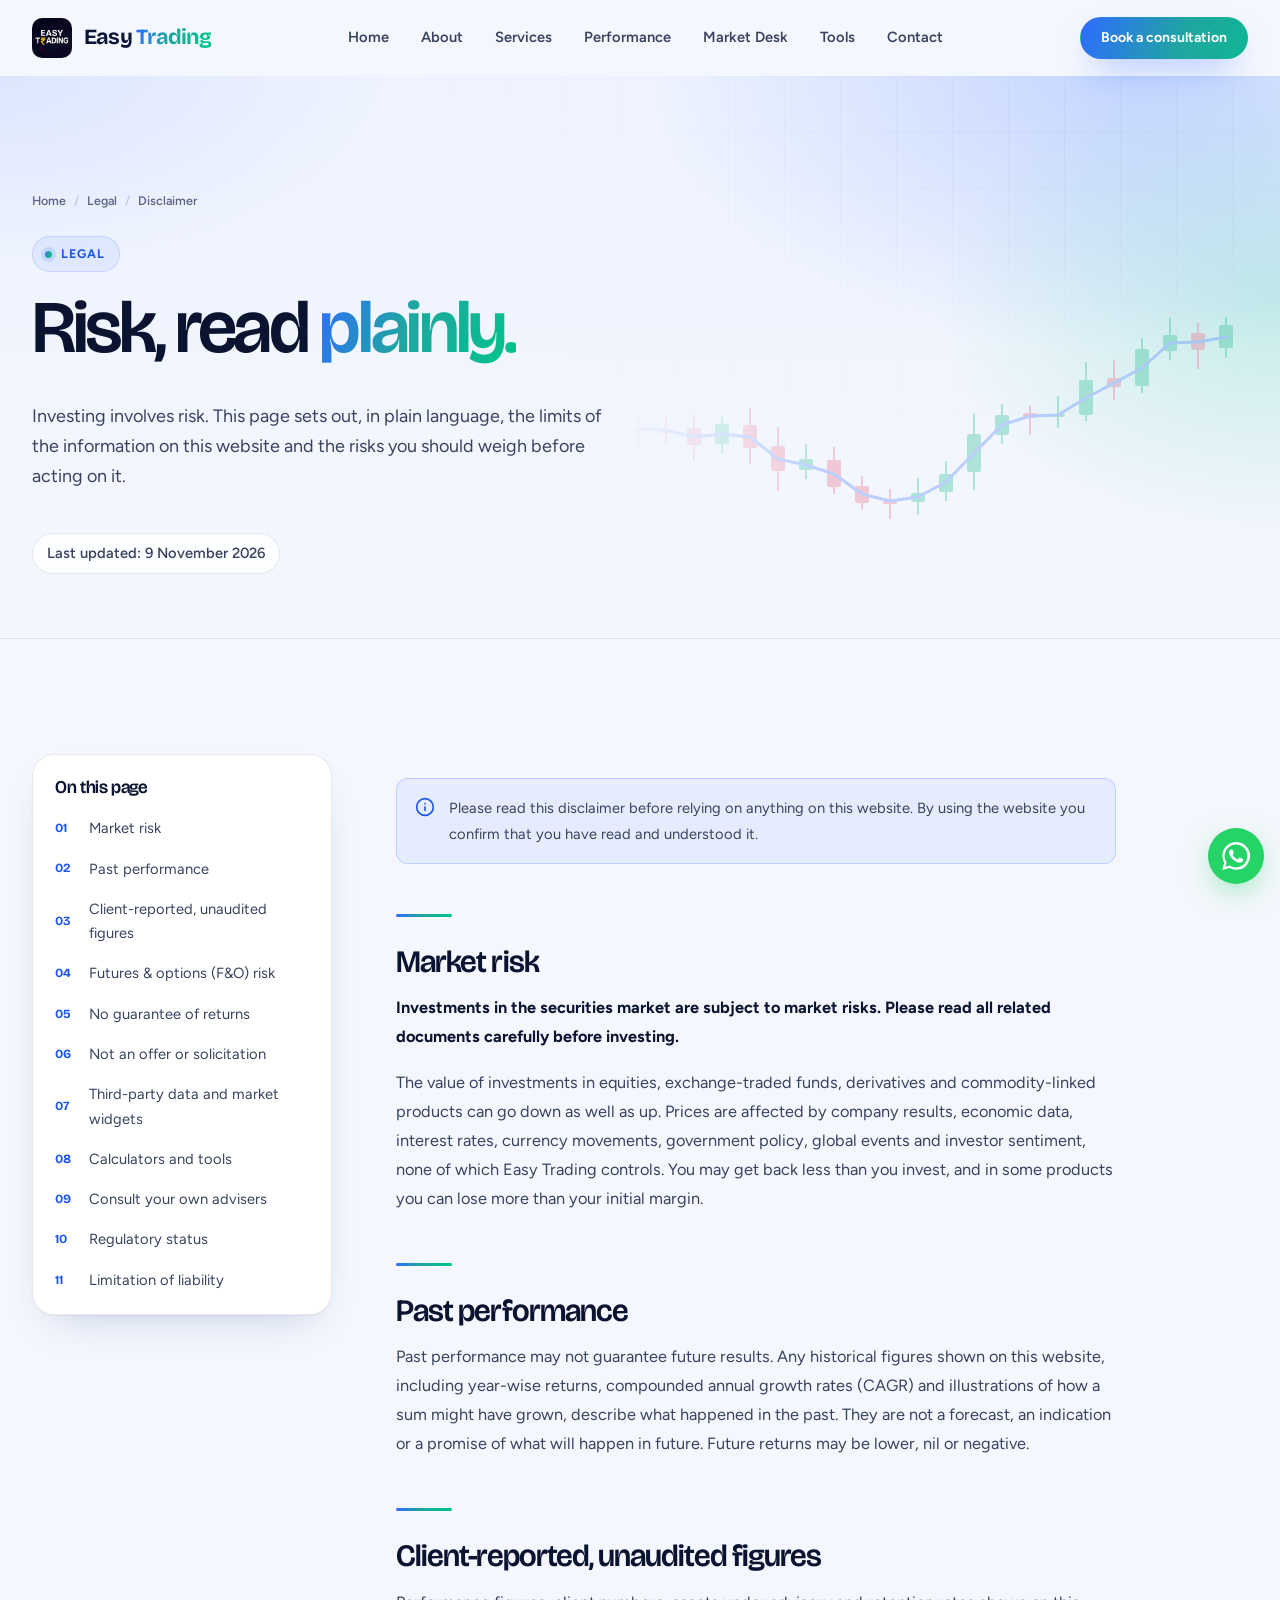
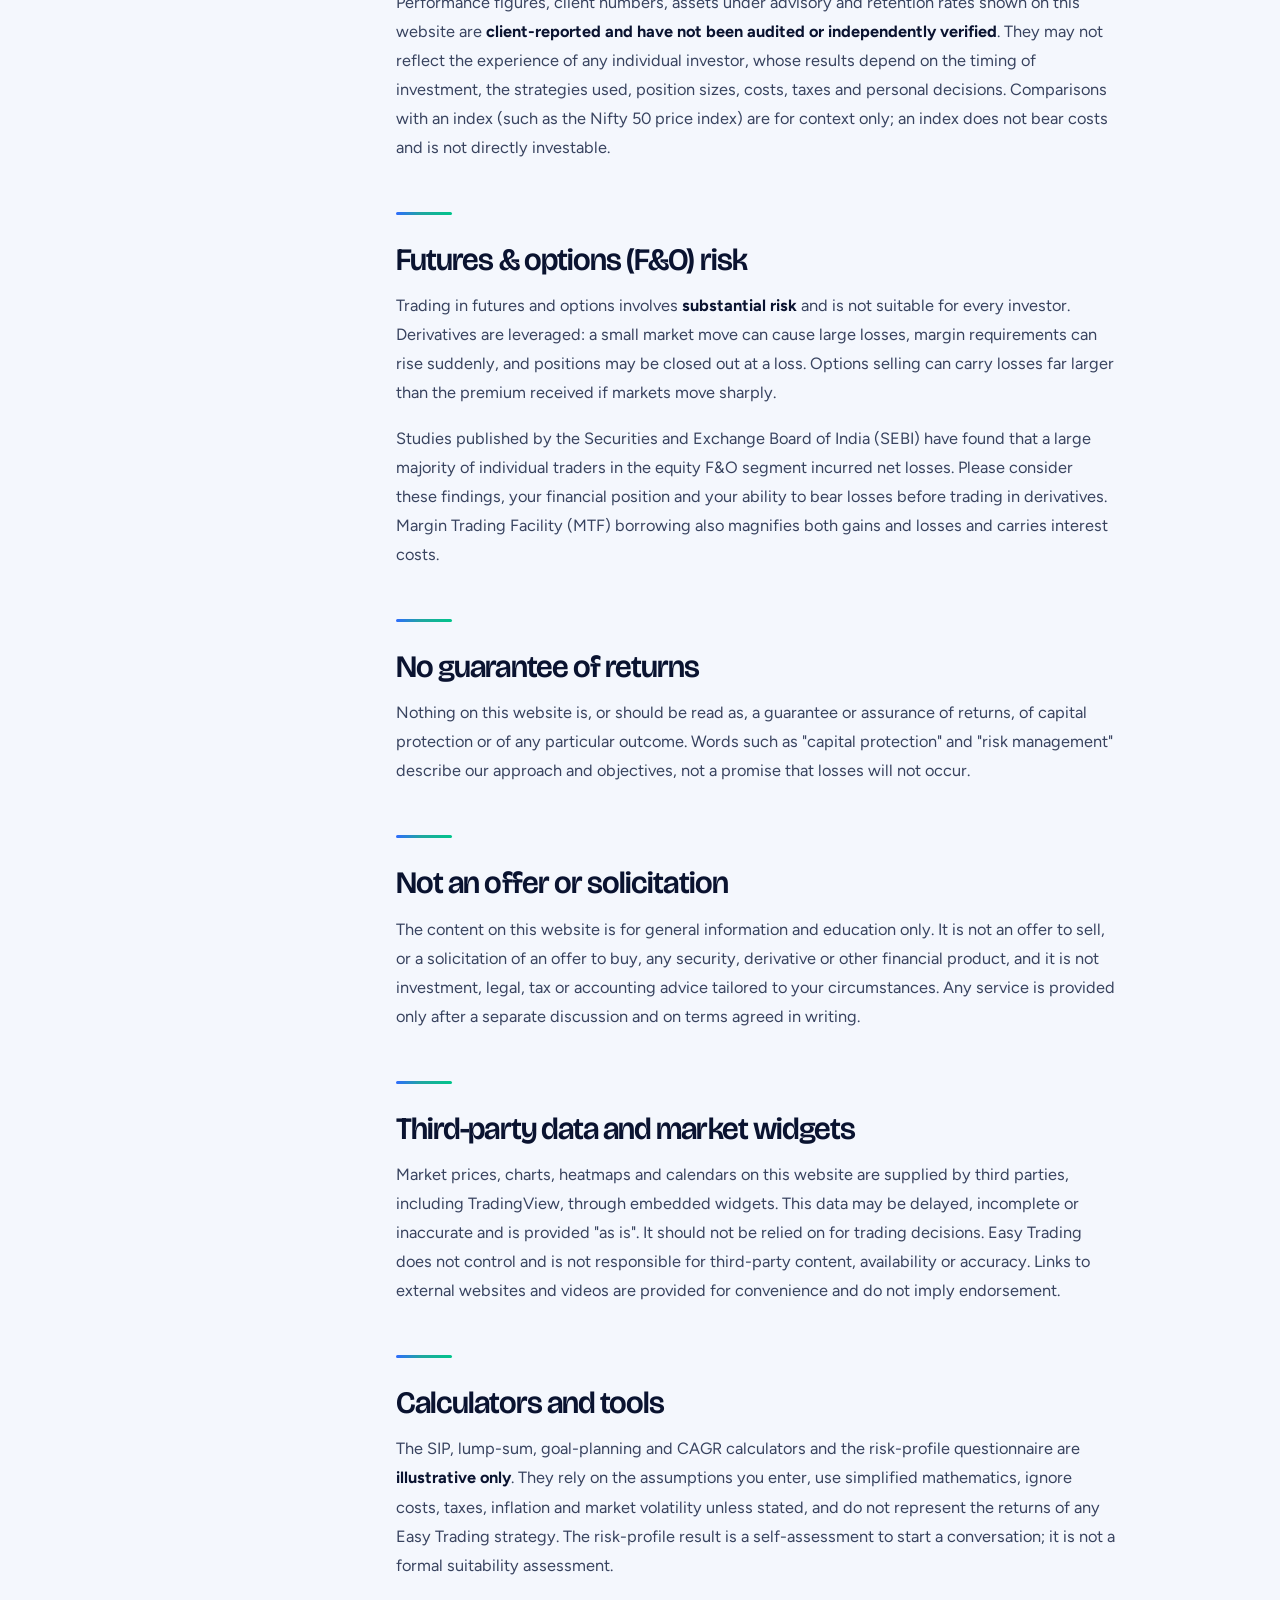
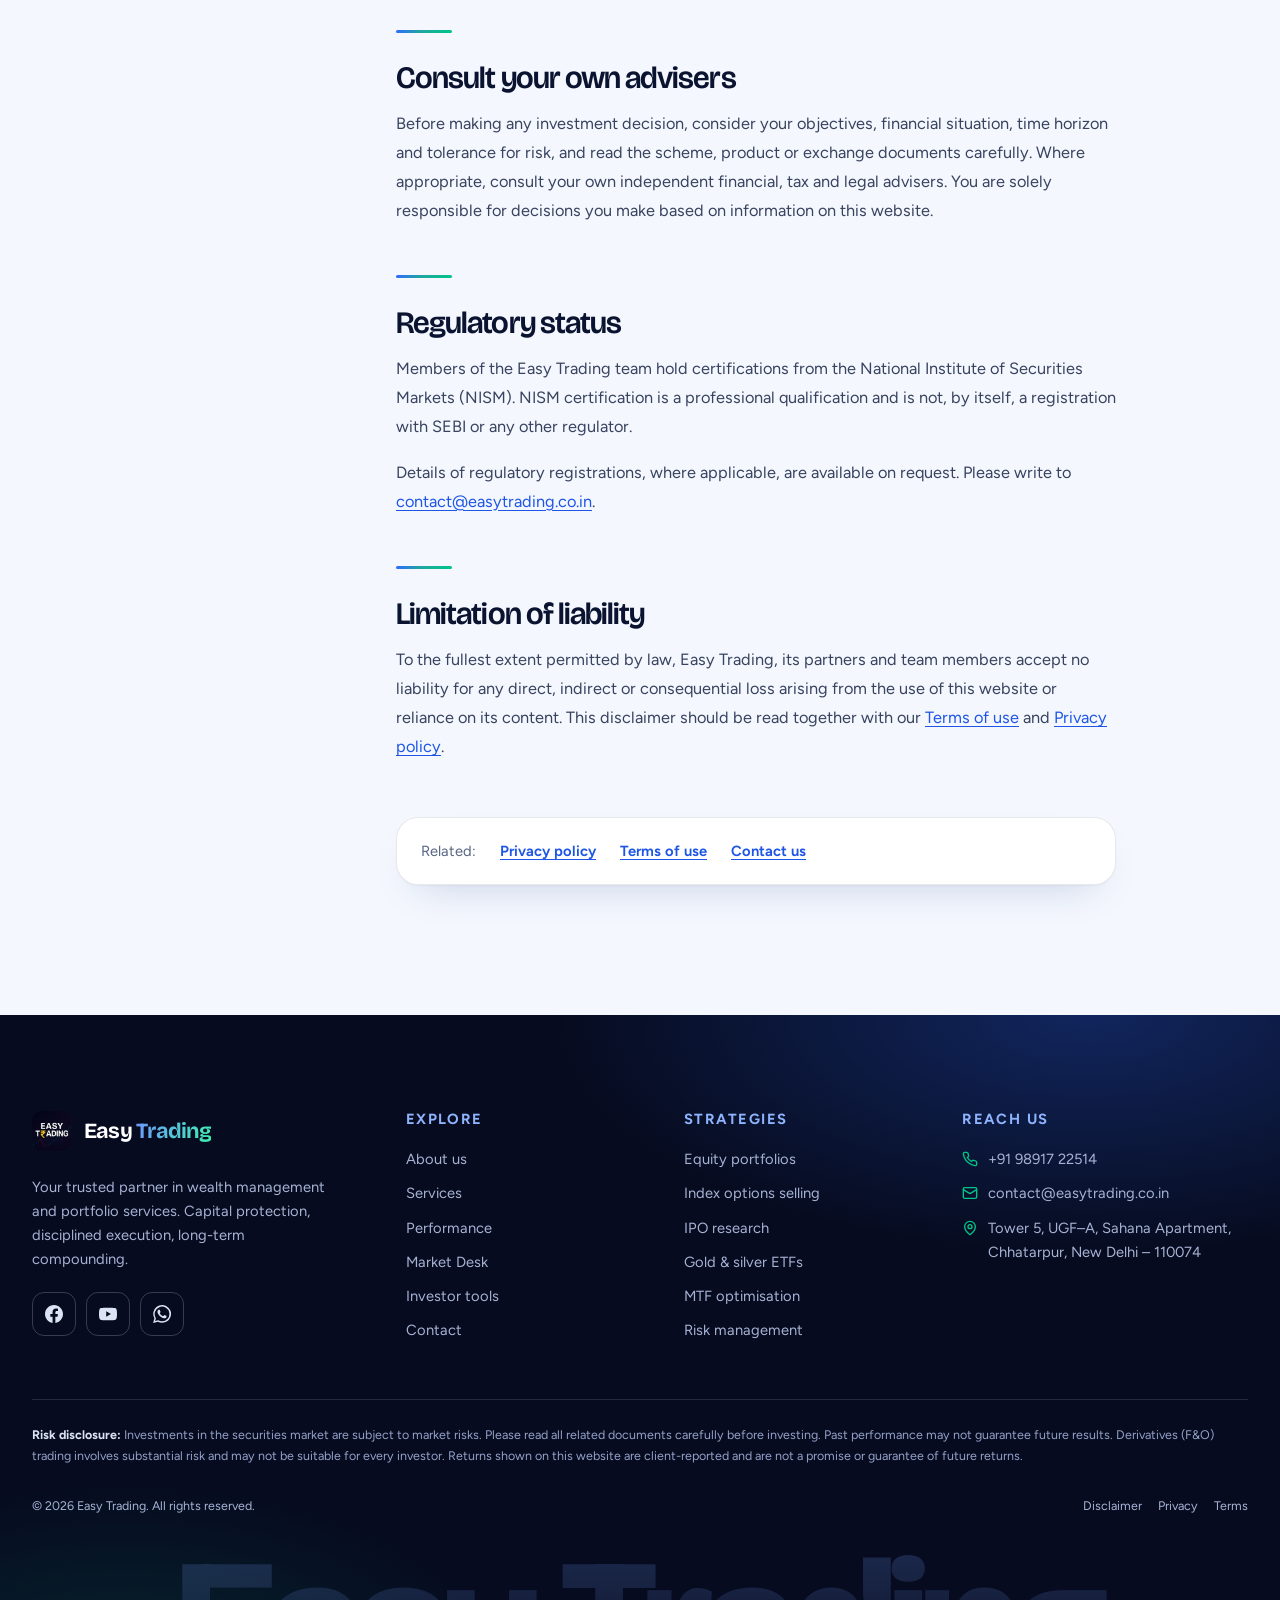
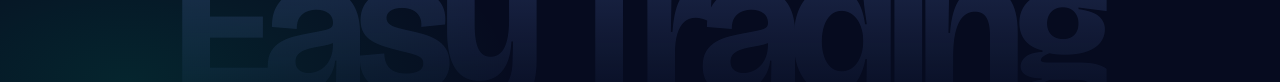
<file: legal/disclaimer.html>
<!doctype html>
<!-- Template text: have the client's legal/compliance adviser review before launch. -->
<html lang="en-IN" class="no-js">
<head>
  <meta charset="utf-8">
  <meta name="viewport" content="width=device-width, initial-scale=1">
  <title>Disclaimer | Easy Trading</title>
  <meta name="description" content="Important information about market risk, past performance, client-reported figures, F&amp;O risk, third-party data and illustrative calculators on the Easy Trading website.">
  <link rel="canonical" href="https://easytrading.co.in/legal/disclaimer.html">
  <meta property="og:type" content="website">
  <meta property="og:site_name" content="Easy Trading">
  <meta property="og:title" content="Disclaimer | Easy Trading">
  <meta property="og:description" content="Important information about market risk, past performance, client-reported figures, F&amp;O risk, third-party data and illustrative calculators on the Easy Trading website.">
  <meta property="og:url" content="https://easytrading.co.in/legal/disclaimer.html">
  <meta property="og:image" content="https://easytrading.co.in/assets/img/og-image.png">
  <meta name="twitter:card" content="summary_large_image">
  <meta name="twitter:image" content="https://easytrading.co.in/assets/img/og-image.png">
  <!-- @head -->
  <meta name="theme-color" content="#f4f7fd">
  <link rel="icon" type="image/png" sizes="32x32" href="/assets/img/icon-32.png">
  <link rel="apple-touch-icon" href="/assets/img/icon-180.png">
  <link rel="manifest" href="/site.webmanifest">
  <link rel="preconnect" href="https://fonts.googleapis.com">
  <link rel="preconnect" href="https://fonts.gstatic.com" crossorigin>
  <link rel="stylesheet" href="https://fonts.googleapis.com/css2?family=Bricolage+Grotesque:opsz,wght@12..96,400;12..96,500;12..96,600;12..96,700&family=Figtree:wght@400;500;600;700;800&family=IBM+Plex+Mono:wght@400;500;600&display=swap">
  <link rel="stylesheet" href="/assets/css/main.css">
  <script src="/assets/js/config.js" defer></script>
  <script src="/assets/js/main.js" defer></script>
  <!-- /@head -->
  <link rel="stylesheet" href="/assets/css/pages/legal.css">
</head>
<body class="page-legal">
  <!-- @header -->
  <a class="skip-link" href="#main">Skip to content</a>
  <header class="site-header">
    <div class="container">
      <a class="brand" href="/" aria-label="Easy Trading home">
        <img src="/assets/img/logo-256.webp" alt="" width="40" height="40">
        <span>Easy <b>Trading</b></span>
      </a>
      <nav class="nav" aria-label="Primary">
        <ul>
          <li><a href="/">Home</a></li>
          <li><a href="/about.html">About</a></li>
          <li><a href="/services.html">Services</a></li>
          <li><a href="/performance.html">Performance</a></li>
          <li><a href="/markets.html">Market Desk</a></li>
          <li><a href="/tools.html">Tools</a></li>
          <li><a href="/contact.html">Contact</a></li>
        </ul>
      </nav>
      <a class="btn btn--gold btn--sm header-cta" href="/contact.html#consult">Book a consultation</a>
      <button class="menu-toggle" type="button" aria-controls="mobile-nav" aria-expanded="false" aria-label="Open menu"><span></span></button>
    </div>
  </header>
  <div class="mobile-nav" id="mobile-nav" inert>
    <nav aria-label="Mobile">
      <ul>
        <li><a href="/">Home</a></li>
        <li><a href="/about.html">About</a></li>
        <li><a href="/services.html">Services</a></li>
        <li><a href="/performance.html">Performance</a></li>
        <li><a href="/markets.html">Market Desk</a></li>
        <li><a href="/tools.html">Tools</a></li>
        <li><a href="/contact.html">Contact</a></li>
      </ul>
    </nav>
    <a class="btn btn--gold" href="/contact.html#consult">Book a consultation</a>
    <p class="mobile-contact">Call or WhatsApp <a href="tel:+919891722514">+91 98917 22514</a></p>
  </div>
  <!-- /@header -->

  <main id="main">
    <section class="page-hero" aria-labelledby="page-title">
      <div class="container">
        <ol class="breadcrumb" aria-label="Breadcrumb">
          <li><a href="/">Home</a></li>
          <li>Legal</li>
          <li aria-current="page">Disclaimer</li>
        </ol>
        <p class="eyebrow">Legal</p>
        <h1 id="page-title">Risk, read <em class="serif-i">plainly.</em></h1>
        <p class="lead">Investing involves risk. This page sets out, in plain language, the limits of the information on this website and the risks you should weigh before acting on it.</p>
        <p class="legal-meta">Last updated: <time datetime="2026-11-09">9 November 2026</time></p>
      </div>
    </section>

    <section class="section section--line">
      <div class="container legal-layout">
        <nav class="legal-toc" aria-labelledby="toc-title">
          <h2 id="toc-title">On this page</h2>
          <ol>
              <li><a href="#market-risk">Market risk</a></li>
              <li><a href="#past-performance">Past performance</a></li>
              <li><a href="#client-reported">Client-reported, unaudited figures</a></li>
              <li><a href="#derivatives">Futures &amp; options (F&amp;O) risk</a></li>
              <li><a href="#no-guarantee">No guarantee of returns</a></li>
              <li><a href="#not-an-offer">Not an offer or solicitation</a></li>
              <li><a href="#third-party">Third-party data and market widgets</a></li>
              <li><a href="#calculators">Calculators and tools</a></li>
              <li><a href="#own-advice">Consult your own advisers</a></li>
              <li><a href="#registration">Regulatory status</a></li>
              <li><a href="#liability">Limitation of liability</a></li>
          </ol>
        </nav>
        <article class="prose">
<div class="note note--warn"><svg aria-hidden="true"><use href="/assets/img/icons.svg#i-info"/></svg><p>Please read this disclaimer before relying on anything on this website. By using the website you confirm that you have read and understood it.</p></div>
            <h2 id="market-risk">Market risk</h2>
<p><strong>Investments in the securities market are subject to market risks. Please read all related documents carefully before investing.</strong></p>
            <p>The value of investments in equities, exchange-traded funds, derivatives and commodity-linked products can go down as well as up. Prices are affected by company results, economic data, interest rates, currency movements, government policy, global events and investor sentiment, none of which Easy Trading controls. You may get back less than you invest, and in some products you can lose more than your initial margin.</p>
            <h2 id="past-performance">Past performance</h2>
<p>Past performance may not guarantee future results. Any historical figures shown on this website, including year-wise returns, compounded annual growth rates (CAGR) and illustrations of how a sum might have grown, describe what happened in the past. They are not a forecast, an indication or a promise of what will happen in future. Future returns may be lower, nil or negative.</p>
            <h2 id="client-reported">Client-reported, unaudited figures</h2>
<p>Performance figures, client numbers, assets under advisory and retention rates shown on this website are <strong>client-reported and have not been audited or independently verified</strong>. They may not reflect the experience of any individual investor, whose results depend on the timing of investment, the strategies used, position sizes, costs, taxes and personal decisions. Comparisons with an index (such as the Nifty 50 price index) are for context only; an index does not bear costs and is not directly investable.</p>
            <h2 id="derivatives">Futures &amp; options (F&amp;O) risk</h2>
<p>Trading in futures and options involves <strong>substantial risk</strong> and is not suitable for every investor. Derivatives are leveraged: a small market move can cause large losses, margin requirements can rise suddenly, and positions may be closed out at a loss. Options selling can carry losses far larger than the premium received if markets move sharply.</p>
            <p>Studies published by the Securities and Exchange Board of India (SEBI) have found that a large majority of individual traders in the equity F&amp;O segment incurred net losses. Please consider these findings, your financial position and your ability to bear losses before trading in derivatives. Margin Trading Facility (MTF) borrowing also magnifies both gains and losses and carries interest costs.</p>
            <h2 id="no-guarantee">No guarantee of returns</h2>
<p>Nothing on this website is, or should be read as, a guarantee or assurance of returns, of capital protection or of any particular outcome. Words such as "capital protection" and "risk management" describe our approach and objectives, not a promise that losses will not occur.</p>
            <h2 id="not-an-offer">Not an offer or solicitation</h2>
<p>The content on this website is for general information and education only. It is not an offer to sell, or a solicitation of an offer to buy, any security, derivative or other financial product, and it is not investment, legal, tax or accounting advice tailored to your circumstances. Any service is provided only after a separate discussion and on terms agreed in writing.</p>
            <h2 id="third-party">Third-party data and market widgets</h2>
<p>Market prices, charts, heatmaps and calendars on this website are supplied by third parties, including TradingView, through embedded widgets. This data may be delayed, incomplete or inaccurate and is provided "as is". It should not be relied on for trading decisions. Easy Trading does not control and is not responsible for third-party content, availability or accuracy. Links to external websites and videos are provided for convenience and do not imply endorsement.</p>
            <h2 id="calculators">Calculators and tools</h2>
<p>The SIP, lump-sum, goal-planning and CAGR calculators and the risk-profile questionnaire are <strong>illustrative only</strong>. They rely on the assumptions you enter, use simplified mathematics, ignore costs, taxes, inflation and market volatility unless stated, and do not represent the returns of any Easy Trading strategy. The risk-profile result is a self-assessment to start a conversation; it is not a formal suitability assessment.</p>
            <h2 id="own-advice">Consult your own advisers</h2>
<p>Before making any investment decision, consider your objectives, financial situation, time horizon and tolerance for risk, and read the scheme, product or exchange documents carefully. Where appropriate, consult your own independent financial, tax and legal advisers. You are solely responsible for decisions you make based on information on this website.</p>
            <h2 id="registration">Regulatory status</h2>
<p>Members of the Easy Trading team hold certifications from the National Institute of Securities Markets (NISM). NISM certification is a professional qualification and is not, by itself, a registration with SEBI or any other regulator.</p>
            <p>Details of regulatory registrations, where applicable, are available on request. Please write to <a href="mailto:contact@easytrading.co.in">contact@easytrading.co.in</a>.</p>
            <h2 id="liability">Limitation of liability</h2>
<p>To the fullest extent permitted by law, Easy Trading, its partners and team members accept no liability for any direct, indirect or consequential loss arising from the use of this website or reliance on its content. This disclaimer should be read together with our <a href="/legal/terms.html">Terms of use</a> and <a href="/legal/privacy.html">Privacy policy</a>.</p>
          <p class="legal-related"><span>Related:</span> <a href="/legal/privacy.html">Privacy policy</a> <a href="/legal/terms.html">Terms of use</a> <a href="/contact.html">Contact us</a></p>
        </article>
      </div>
    </section>
  </main>

  <!-- @footer -->
  <footer class="site-footer">
    <div class="container">
      <div class="footer-grid">
        <div class="footer-brand">
          <a class="brand" href="/" aria-label="Easy Trading home">
            <img src="/assets/img/logo-256.webp" alt="" width="40" height="40" loading="lazy">
            <span>Easy <b>Trading</b></span>
          </a>
          <p>Your trusted partner in wealth management and portfolio services. Capital protection, disciplined execution, long-term compounding.</p>
          <div class="socials">
            <a href="https://www.facebook.com/easytradinglive" target="_blank" rel="noopener" aria-label="Easy Trading on Facebook"><svg aria-hidden="true"><use href="/assets/img/icons.svg#i-facebook"/></svg></a>
            <a href="https://youtube.com/@easytradinglive" target="_blank" rel="noopener" aria-label="Easy Trading on YouTube"><svg aria-hidden="true"><use href="/assets/img/icons.svg#i-youtube"/></svg></a>
            <a href="https://wa.me/919891722514" target="_blank" rel="noopener" aria-label="Chat with Easy Trading on WhatsApp"><svg aria-hidden="true"><use href="/assets/img/icons.svg#i-whatsapp"/></svg></a>
          </div>
        </div>
        <div>
          <h3>Explore</h3>
          <ul>
            <li><a href="/about.html">About us</a></li>
            <li><a href="/services.html">Services</a></li>
            <li><a href="/performance.html">Performance</a></li>
            <li><a href="/markets.html">Market Desk</a></li>
            <li><a href="/tools.html">Investor tools</a></li>
            <li><a href="/contact.html">Contact</a></li>
          </ul>
        </div>
        <div>
          <h3>Strategies</h3>
          <ul>
            <li><a href="/services.html#equity-portfolio">Equity portfolios</a></li>
            <li><a href="/services.html#options-selling">Index options selling</a></li>
            <li><a href="/services.html#ipo">IPO research</a></li>
            <li><a href="/services.html#gold-silver">Gold &amp; silver ETFs</a></li>
            <li><a href="/services.html#mtf">MTF optimisation</a></li>
            <li><a href="/services.html#risk-management">Risk management</a></li>
          </ul>
        </div>
        <div>
          <h3>Reach us</h3>
          <ul class="footer-contact">
            <li><svg aria-hidden="true"><use href="/assets/img/icons.svg#i-phone"/></svg><a href="tel:+919891722514">+91 98917 22514</a></li>
            <li><svg aria-hidden="true"><use href="/assets/img/icons.svg#i-mail"/></svg><a href="mailto:contact@easytrading.co.in">contact@easytrading.co.in</a></li>
            <li><svg aria-hidden="true"><use href="/assets/img/icons.svg#i-pin"/></svg><span>Tower 5, UGF–A, Sahana Apartment, Chhatarpur, New Delhi – 110074</span></li>
          </ul>
        </div>
      </div>
      <div class="footer-legal">
        <p class="risk-disclaimer"><strong>Risk disclosure:</strong> Investments in the securities market are subject to market risks. Please read all related documents carefully before investing. Past performance may not guarantee future results. Derivatives (F&amp;O) trading involves substantial risk and may not be suitable for every investor. Returns shown on this website are client-reported and are not a promise or guarantee of future returns.</p>
        <p data-registrations hidden></p>
        <div class="row">
          <span>© <span data-year>2026</span> Easy Trading. All rights reserved.</span>
          <nav aria-label="Legal">
            <a href="/legal/disclaimer.html">Disclaimer</a>
            <a href="/legal/privacy.html">Privacy</a>
            <a href="/legal/terms.html">Terms</a>
          </nav>
        </div>
      </div>
    </div>
  </footer>
  <aside aria-label="Quick contact"><a class="fab-whatsapp" href="https://wa.me/919891722514?text=Hi%20Easy%20Trading%2C%20I%27d%20like%20to%20know%20more%20about%20your%20services." target="_blank" rel="noopener" aria-label="Chat on WhatsApp"><svg aria-hidden="true"><use href="/assets/img/icons.svg#i-whatsapp"/></svg></a></aside>
  <!-- /@footer -->
</body>
</html>
</file>
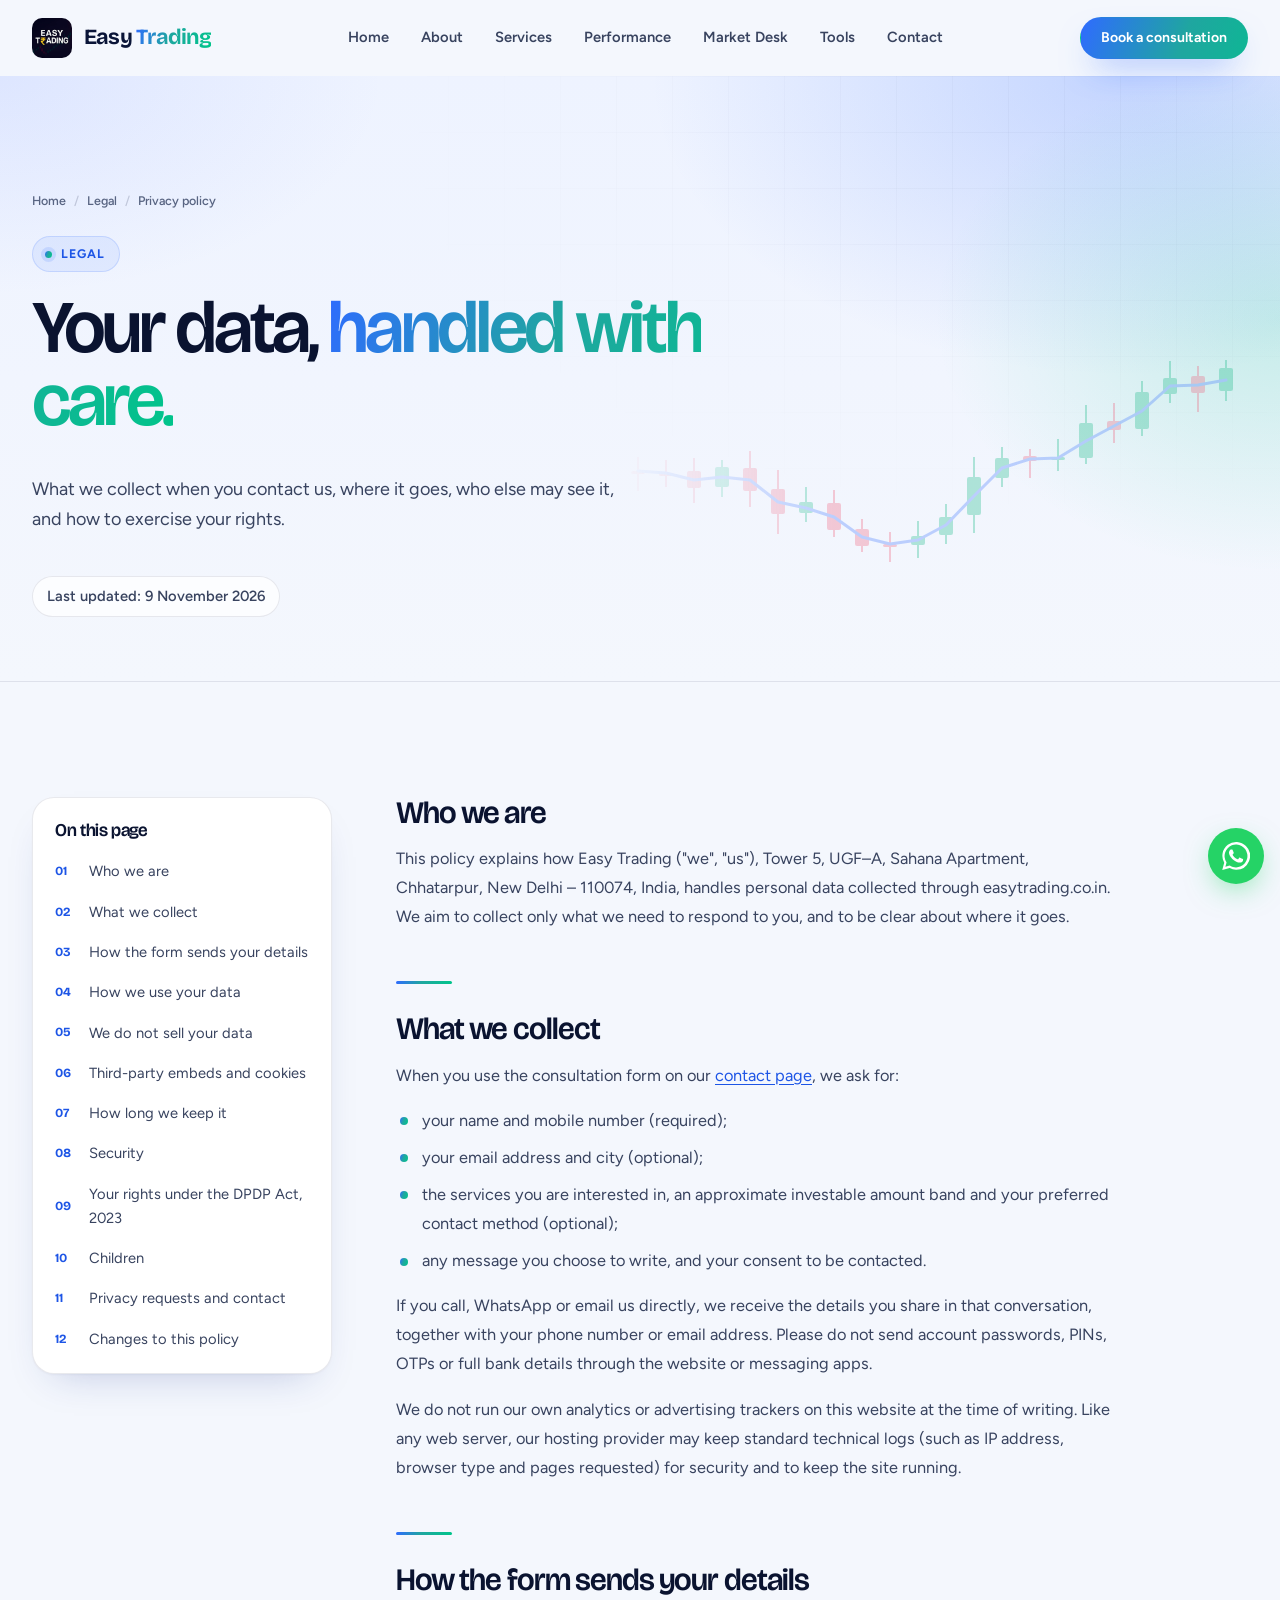
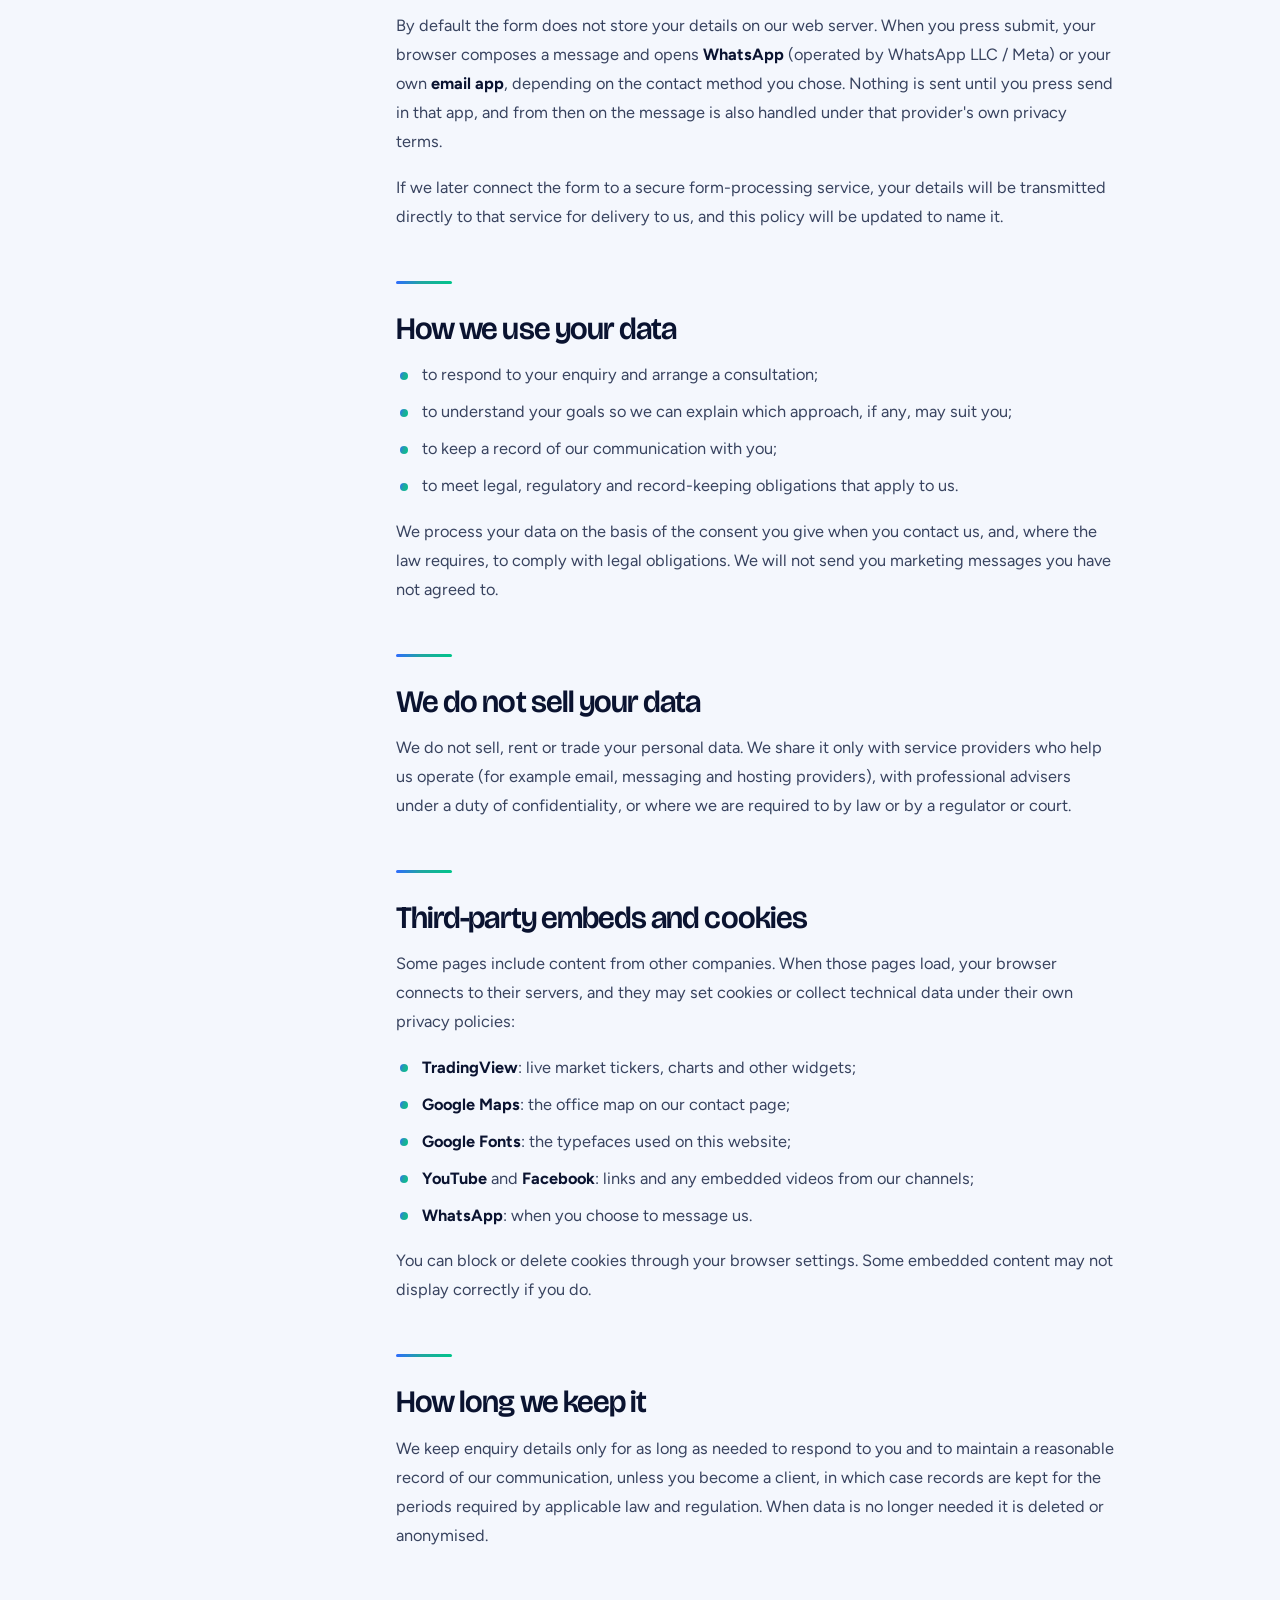
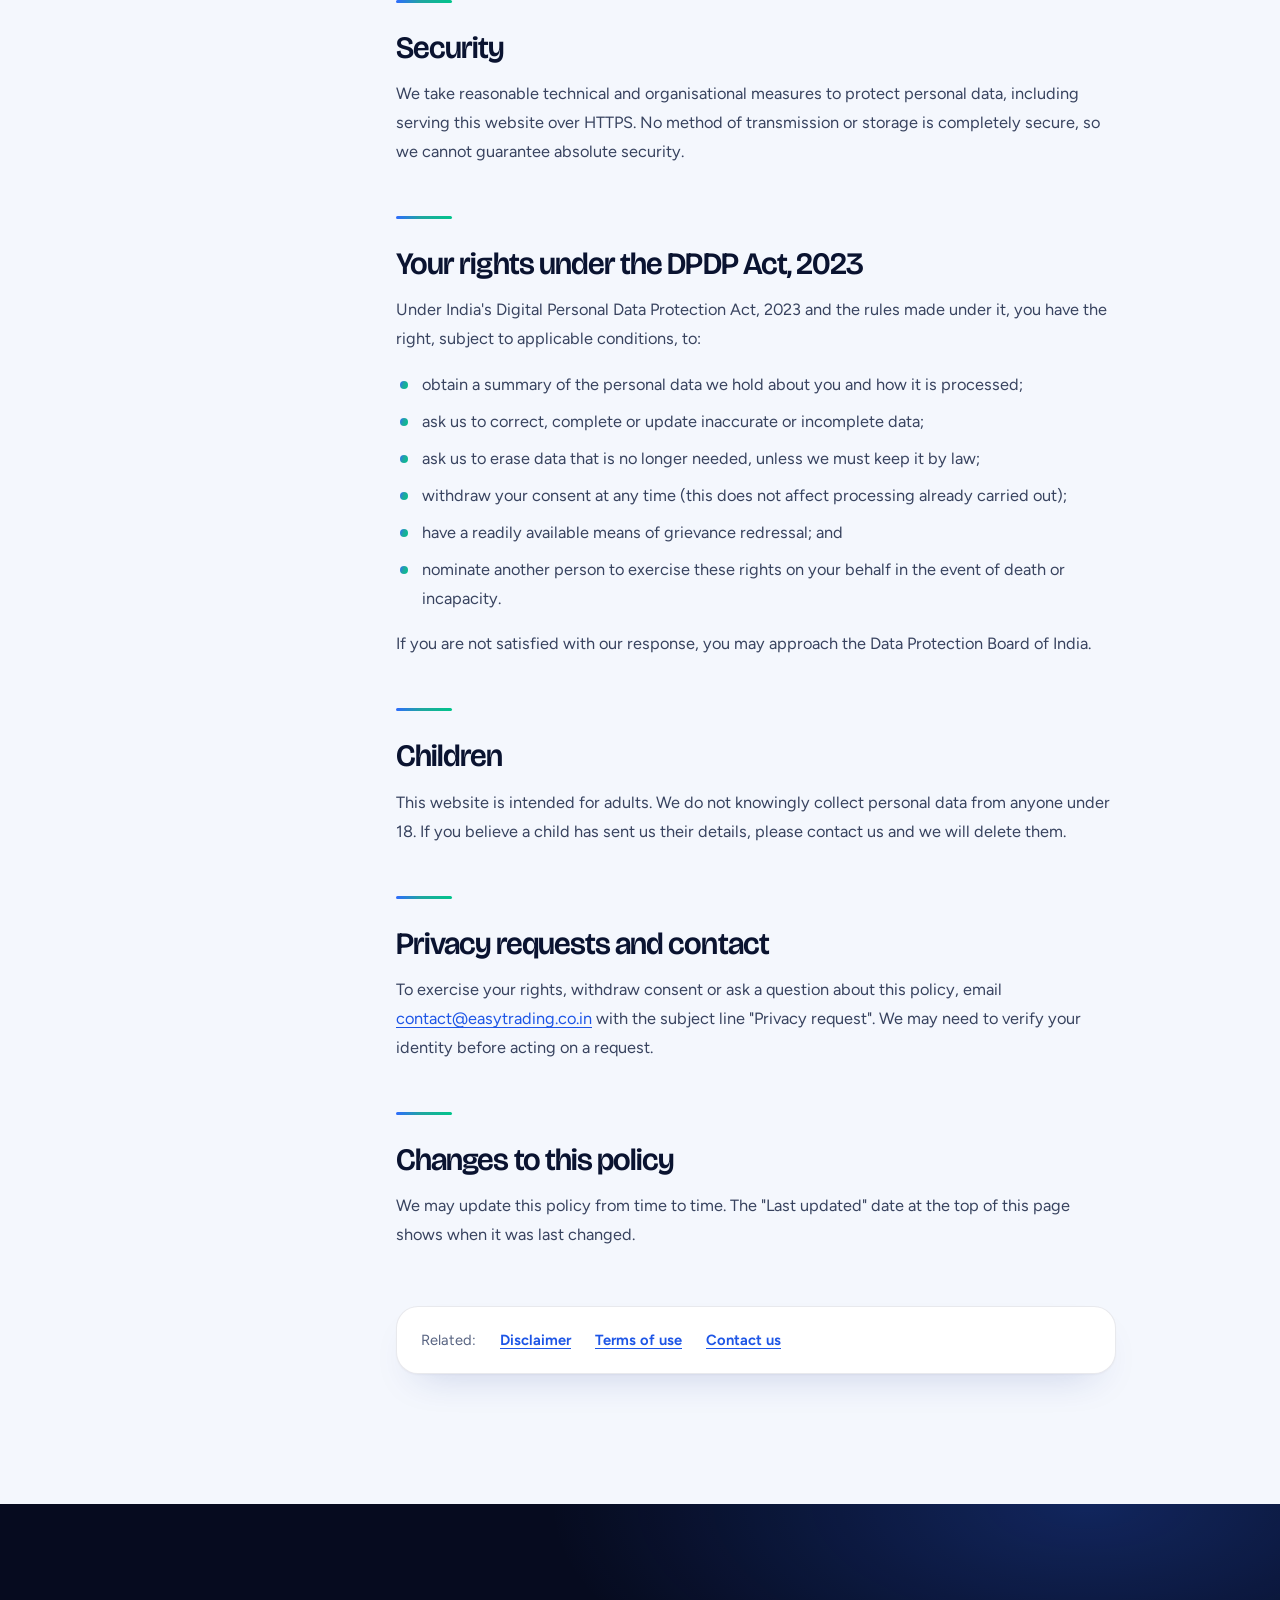
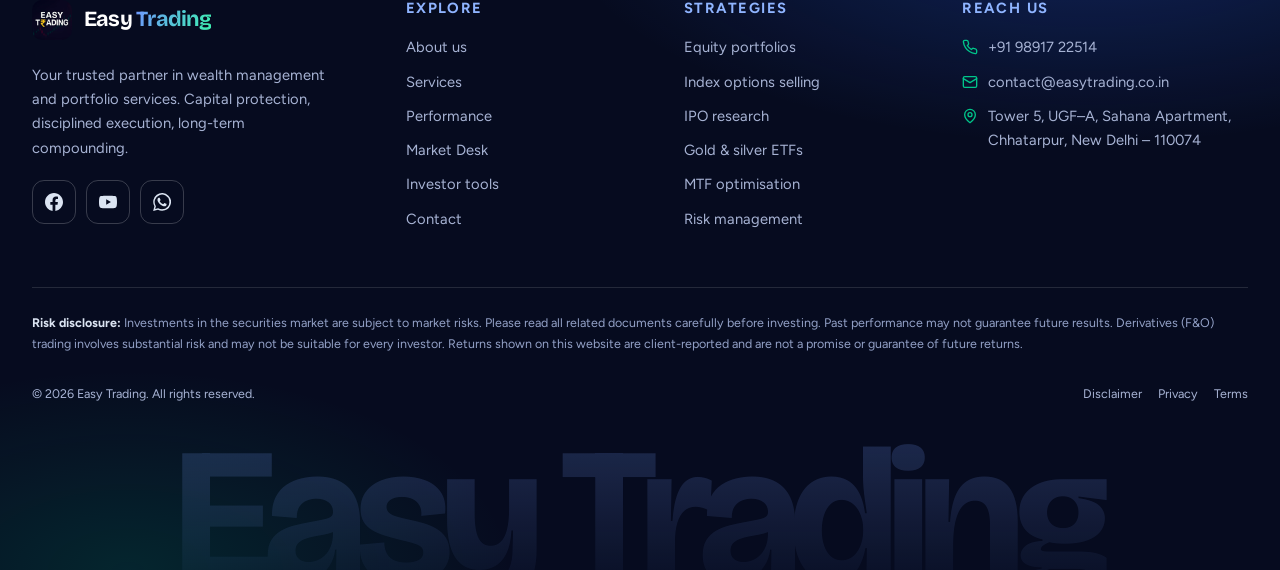
<file: legal/privacy.html>
<!doctype html>
<!-- Template text: have the client's legal/compliance adviser review before launch. -->
<html lang="en-IN" class="no-js">
<head>
  <meta charset="utf-8">
  <meta name="viewport" content="width=device-width, initial-scale=1">
  <title>Privacy Policy | Easy Trading</title>
  <meta name="description" content="How Easy Trading collects, uses and protects personal data from its website and contact form, and your rights under India's Digital Personal Data Protection Act, 2023.">
  <link rel="canonical" href="https://easytrading.co.in/legal/privacy.html">
  <meta property="og:type" content="website">
  <meta property="og:site_name" content="Easy Trading">
  <meta property="og:title" content="Privacy policy | Easy Trading">
  <meta property="og:description" content="How Easy Trading collects, uses and protects personal data from its website and contact form, and your rights under India's Digital Personal Data Protection Act, 2023.">
  <meta property="og:url" content="https://easytrading.co.in/legal/privacy.html">
  <meta property="og:image" content="https://easytrading.co.in/assets/img/og-image.png">
  <meta name="twitter:card" content="summary_large_image">
  <meta name="twitter:image" content="https://easytrading.co.in/assets/img/og-image.png">
  <!-- @head -->
  <meta name="theme-color" content="#f4f7fd">
  <link rel="icon" type="image/png" sizes="32x32" href="/assets/img/icon-32.png">
  <link rel="apple-touch-icon" href="/assets/img/icon-180.png">
  <link rel="manifest" href="/site.webmanifest">
  <link rel="preconnect" href="https://fonts.googleapis.com">
  <link rel="preconnect" href="https://fonts.gstatic.com" crossorigin>
  <link rel="stylesheet" href="https://fonts.googleapis.com/css2?family=Bricolage+Grotesque:opsz,wght@12..96,400;12..96,500;12..96,600;12..96,700&family=Figtree:wght@400;500;600;700;800&family=IBM+Plex+Mono:wght@400;500;600&display=swap">
  <link rel="stylesheet" href="/assets/css/main.css">
  <script src="/assets/js/config.js" defer></script>
  <script src="/assets/js/main.js" defer></script>
  <!-- /@head -->
  <link rel="stylesheet" href="/assets/css/pages/legal.css">
</head>
<body class="page-legal">
  <!-- @header -->
  <a class="skip-link" href="#main">Skip to content</a>
  <header class="site-header">
    <div class="container">
      <a class="brand" href="/" aria-label="Easy Trading home">
        <img src="/assets/img/logo-256.webp" alt="" width="40" height="40">
        <span>Easy <b>Trading</b></span>
      </a>
      <nav class="nav" aria-label="Primary">
        <ul>
          <li><a href="/">Home</a></li>
          <li><a href="/about.html">About</a></li>
          <li><a href="/services.html">Services</a></li>
          <li><a href="/performance.html">Performance</a></li>
          <li><a href="/markets.html">Market Desk</a></li>
          <li><a href="/tools.html">Tools</a></li>
          <li><a href="/contact.html">Contact</a></li>
        </ul>
      </nav>
      <a class="btn btn--gold btn--sm header-cta" href="/contact.html#consult">Book a consultation</a>
      <button class="menu-toggle" type="button" aria-controls="mobile-nav" aria-expanded="false" aria-label="Open menu"><span></span></button>
    </div>
  </header>
  <div class="mobile-nav" id="mobile-nav" inert>
    <nav aria-label="Mobile">
      <ul>
        <li><a href="/">Home</a></li>
        <li><a href="/about.html">About</a></li>
        <li><a href="/services.html">Services</a></li>
        <li><a href="/performance.html">Performance</a></li>
        <li><a href="/markets.html">Market Desk</a></li>
        <li><a href="/tools.html">Tools</a></li>
        <li><a href="/contact.html">Contact</a></li>
      </ul>
    </nav>
    <a class="btn btn--gold" href="/contact.html#consult">Book a consultation</a>
    <p class="mobile-contact">Call or WhatsApp <a href="tel:+919891722514">+91 98917 22514</a></p>
  </div>
  <!-- /@header -->

  <main id="main">
    <section class="page-hero" aria-labelledby="page-title">
      <div class="container">
        <ol class="breadcrumb" aria-label="Breadcrumb">
          <li><a href="/">Home</a></li>
          <li>Legal</li>
          <li aria-current="page">Privacy policy</li>
        </ol>
        <p class="eyebrow">Legal</p>
        <h1 id="page-title">Your data, <em class="serif-i">handled with care.</em></h1>
        <p class="lead">What we collect when you contact us, where it goes, who else may see it, and how to exercise your rights.</p>
        <p class="legal-meta">Last updated: <time datetime="2026-11-09">9 November 2026</time></p>
      </div>
    </section>

    <section class="section section--line">
      <div class="container legal-layout">
        <nav class="legal-toc" aria-labelledby="toc-title">
          <h2 id="toc-title">On this page</h2>
          <ol>
              <li><a href="#who-we-are">Who we are</a></li>
              <li><a href="#what-we-collect">What we collect</a></li>
              <li><a href="#handoff">How the form sends your details</a></li>
              <li><a href="#how-we-use">How we use your data</a></li>
              <li><a href="#sharing">We do not sell your data</a></li>
              <li><a href="#third-parties">Third-party embeds and cookies</a></li>
              <li><a href="#retention">How long we keep it</a></li>
              <li><a href="#security">Security</a></li>
              <li><a href="#your-rights">Your rights under the DPDP Act, 2023</a></li>
              <li><a href="#children">Children</a></li>
              <li><a href="#contact">Privacy requests and contact</a></li>
              <li><a href="#changes">Changes to this policy</a></li>
          </ol>
        </nav>
        <article class="prose">

            <h2 id="who-we-are">Who we are</h2>
<p>This policy explains how Easy Trading ("we", "us"), Tower 5, UGF–A, Sahana Apartment, Chhatarpur, New Delhi – 110074, India, handles personal data collected through easytrading.co.in. We aim to collect only what we need to respond to you, and to be clear about where it goes.</p>
            <h2 id="what-we-collect">What we collect</h2>
<p>When you use the consultation form on our <a href="/contact.html">contact page</a>, we ask for:</p>
            <ul>
              <li>your name and mobile number (required);</li>
              <li>your email address and city (optional);</li>
              <li>the services you are interested in, an approximate investable amount band and your preferred contact method (optional);</li>
              <li>any message you choose to write, and your consent to be contacted.</li>
            </ul>
            <p>If you call, WhatsApp or email us directly, we receive the details you share in that conversation, together with your phone number or email address. Please do not send account passwords, PINs, OTPs or full bank details through the website or messaging apps.</p>
            <p>We do not run our own analytics or advertising trackers on this website at the time of writing. Like any web server, our hosting provider may keep standard technical logs (such as IP address, browser type and pages requested) for security and to keep the site running.</p>
            <h2 id="handoff">How the form sends your details</h2>
<p>By default the form does not store your details on our web server. When you press submit, your browser composes a message and opens <strong>WhatsApp</strong> (operated by WhatsApp LLC / Meta) or your own <strong>email app</strong>, depending on the contact method you chose. Nothing is sent until you press send in that app, and from then on the message is also handled under that provider's own privacy terms.</p>
            <p>If we later connect the form to a secure form-processing service, your details will be transmitted directly to that service for delivery to us, and this policy will be updated to name it.</p>
            <h2 id="how-we-use">How we use your data</h2>
<ul>
              <li>to respond to your enquiry and arrange a consultation;</li>
              <li>to understand your goals so we can explain which approach, if any, may suit you;</li>
              <li>to keep a record of our communication with you;</li>
              <li>to meet legal, regulatory and record-keeping obligations that apply to us.</li>
            </ul>
            <p>We process your data on the basis of the consent you give when you contact us, and, where the law requires, to comply with legal obligations. We will not send you marketing messages you have not agreed to.</p>
            <h2 id="sharing">We do not sell your data</h2>
<p>We do not sell, rent or trade your personal data. We share it only with service providers who help us operate (for example email, messaging and hosting providers), with professional advisers under a duty of confidentiality, or where we are required to by law or by a regulator or court.</p>
            <h2 id="third-parties">Third-party embeds and cookies</h2>
<p>Some pages include content from other companies. When those pages load, your browser connects to their servers, and they may set cookies or collect technical data under their own privacy policies:</p>
            <ul>
              <li><strong>TradingView</strong>: live market tickers, charts and other widgets;</li>
              <li><strong>Google Maps</strong>: the office map on our contact page;</li>
              <li><strong>Google Fonts</strong>: the typefaces used on this website;</li>
              <li><strong>YouTube</strong> and <strong>Facebook</strong>: links and any embedded videos from our channels;</li>
              <li><strong>WhatsApp</strong>: when you choose to message us.</li>
            </ul>
            <p>You can block or delete cookies through your browser settings. Some embedded content may not display correctly if you do.</p>
            <h2 id="retention">How long we keep it</h2>
<p>We keep enquiry details only for as long as needed to respond to you and to maintain a reasonable record of our communication, unless you become a client, in which case records are kept for the periods required by applicable law and regulation. When data is no longer needed it is deleted or anonymised.</p>
            <h2 id="security">Security</h2>
<p>We take reasonable technical and organisational measures to protect personal data, including serving this website over HTTPS. No method of transmission or storage is completely secure, so we cannot guarantee absolute security.</p>
            <h2 id="your-rights">Your rights under the DPDP Act, 2023</h2>
<p>Under India's Digital Personal Data Protection Act, 2023 and the rules made under it, you have the right, subject to applicable conditions, to:</p>
            <ul>
              <li>obtain a summary of the personal data we hold about you and how it is processed;</li>
              <li>ask us to correct, complete or update inaccurate or incomplete data;</li>
              <li>ask us to erase data that is no longer needed, unless we must keep it by law;</li>
              <li>withdraw your consent at any time (this does not affect processing already carried out);</li>
              <li>have a readily available means of grievance redressal; and</li>
              <li>nominate another person to exercise these rights on your behalf in the event of death or incapacity.</li>
            </ul>
            <p>If you are not satisfied with our response, you may approach the Data Protection Board of India.</p>
            <h2 id="children">Children</h2>
<p>This website is intended for adults. We do not knowingly collect personal data from anyone under 18. If you believe a child has sent us their details, please contact us and we will delete them.</p>
            <h2 id="contact">Privacy requests and contact</h2>
<p>To exercise your rights, withdraw consent or ask a question about this policy, email <a href="mailto:contact@easytrading.co.in">contact@easytrading.co.in</a> with the subject line "Privacy request". We may need to verify your identity before acting on a request.</p>
            <h2 id="changes">Changes to this policy</h2>
<p>We may update this policy from time to time. The "Last updated" date at the top of this page shows when it was last changed.</p>
          <p class="legal-related"><span>Related:</span> <a href="/legal/disclaimer.html">Disclaimer</a> <a href="/legal/terms.html">Terms of use</a> <a href="/contact.html">Contact us</a></p>
        </article>
      </div>
    </section>
  </main>

  <!-- @footer -->
  <footer class="site-footer">
    <div class="container">
      <div class="footer-grid">
        <div class="footer-brand">
          <a class="brand" href="/" aria-label="Easy Trading home">
            <img src="/assets/img/logo-256.webp" alt="" width="40" height="40" loading="lazy">
            <span>Easy <b>Trading</b></span>
          </a>
          <p>Your trusted partner in wealth management and portfolio services. Capital protection, disciplined execution, long-term compounding.</p>
          <div class="socials">
            <a href="https://www.facebook.com/easytradinglive" target="_blank" rel="noopener" aria-label="Easy Trading on Facebook"><svg aria-hidden="true"><use href="/assets/img/icons.svg#i-facebook"/></svg></a>
            <a href="https://youtube.com/@easytradinglive" target="_blank" rel="noopener" aria-label="Easy Trading on YouTube"><svg aria-hidden="true"><use href="/assets/img/icons.svg#i-youtube"/></svg></a>
            <a href="https://wa.me/919891722514" target="_blank" rel="noopener" aria-label="Chat with Easy Trading on WhatsApp"><svg aria-hidden="true"><use href="/assets/img/icons.svg#i-whatsapp"/></svg></a>
          </div>
        </div>
        <div>
          <h3>Explore</h3>
          <ul>
            <li><a href="/about.html">About us</a></li>
            <li><a href="/services.html">Services</a></li>
            <li><a href="/performance.html">Performance</a></li>
            <li><a href="/markets.html">Market Desk</a></li>
            <li><a href="/tools.html">Investor tools</a></li>
            <li><a href="/contact.html">Contact</a></li>
          </ul>
        </div>
        <div>
          <h3>Strategies</h3>
          <ul>
            <li><a href="/services.html#equity-portfolio">Equity portfolios</a></li>
            <li><a href="/services.html#options-selling">Index options selling</a></li>
            <li><a href="/services.html#ipo">IPO research</a></li>
            <li><a href="/services.html#gold-silver">Gold &amp; silver ETFs</a></li>
            <li><a href="/services.html#mtf">MTF optimisation</a></li>
            <li><a href="/services.html#risk-management">Risk management</a></li>
          </ul>
        </div>
        <div>
          <h3>Reach us</h3>
          <ul class="footer-contact">
            <li><svg aria-hidden="true"><use href="/assets/img/icons.svg#i-phone"/></svg><a href="tel:+919891722514">+91 98917 22514</a></li>
            <li><svg aria-hidden="true"><use href="/assets/img/icons.svg#i-mail"/></svg><a href="mailto:contact@easytrading.co.in">contact@easytrading.co.in</a></li>
            <li><svg aria-hidden="true"><use href="/assets/img/icons.svg#i-pin"/></svg><span>Tower 5, UGF–A, Sahana Apartment, Chhatarpur, New Delhi – 110074</span></li>
          </ul>
        </div>
      </div>
      <div class="footer-legal">
        <p class="risk-disclaimer"><strong>Risk disclosure:</strong> Investments in the securities market are subject to market risks. Please read all related documents carefully before investing. Past performance may not guarantee future results. Derivatives (F&amp;O) trading involves substantial risk and may not be suitable for every investor. Returns shown on this website are client-reported and are not a promise or guarantee of future returns.</p>
        <p data-registrations hidden></p>
        <div class="row">
          <span>© <span data-year>2026</span> Easy Trading. All rights reserved.</span>
          <nav aria-label="Legal">
            <a href="/legal/disclaimer.html">Disclaimer</a>
            <a href="/legal/privacy.html">Privacy</a>
            <a href="/legal/terms.html">Terms</a>
          </nav>
        </div>
      </div>
    </div>
  </footer>
  <aside aria-label="Quick contact"><a class="fab-whatsapp" href="https://wa.me/919891722514?text=Hi%20Easy%20Trading%2C%20I%27d%20like%20to%20know%20more%20about%20your%20services." target="_blank" rel="noopener" aria-label="Chat on WhatsApp"><svg aria-hidden="true"><use href="/assets/img/icons.svg#i-whatsapp"/></svg></a></aside>
  <!-- /@footer -->
</body>
</html>
</file>
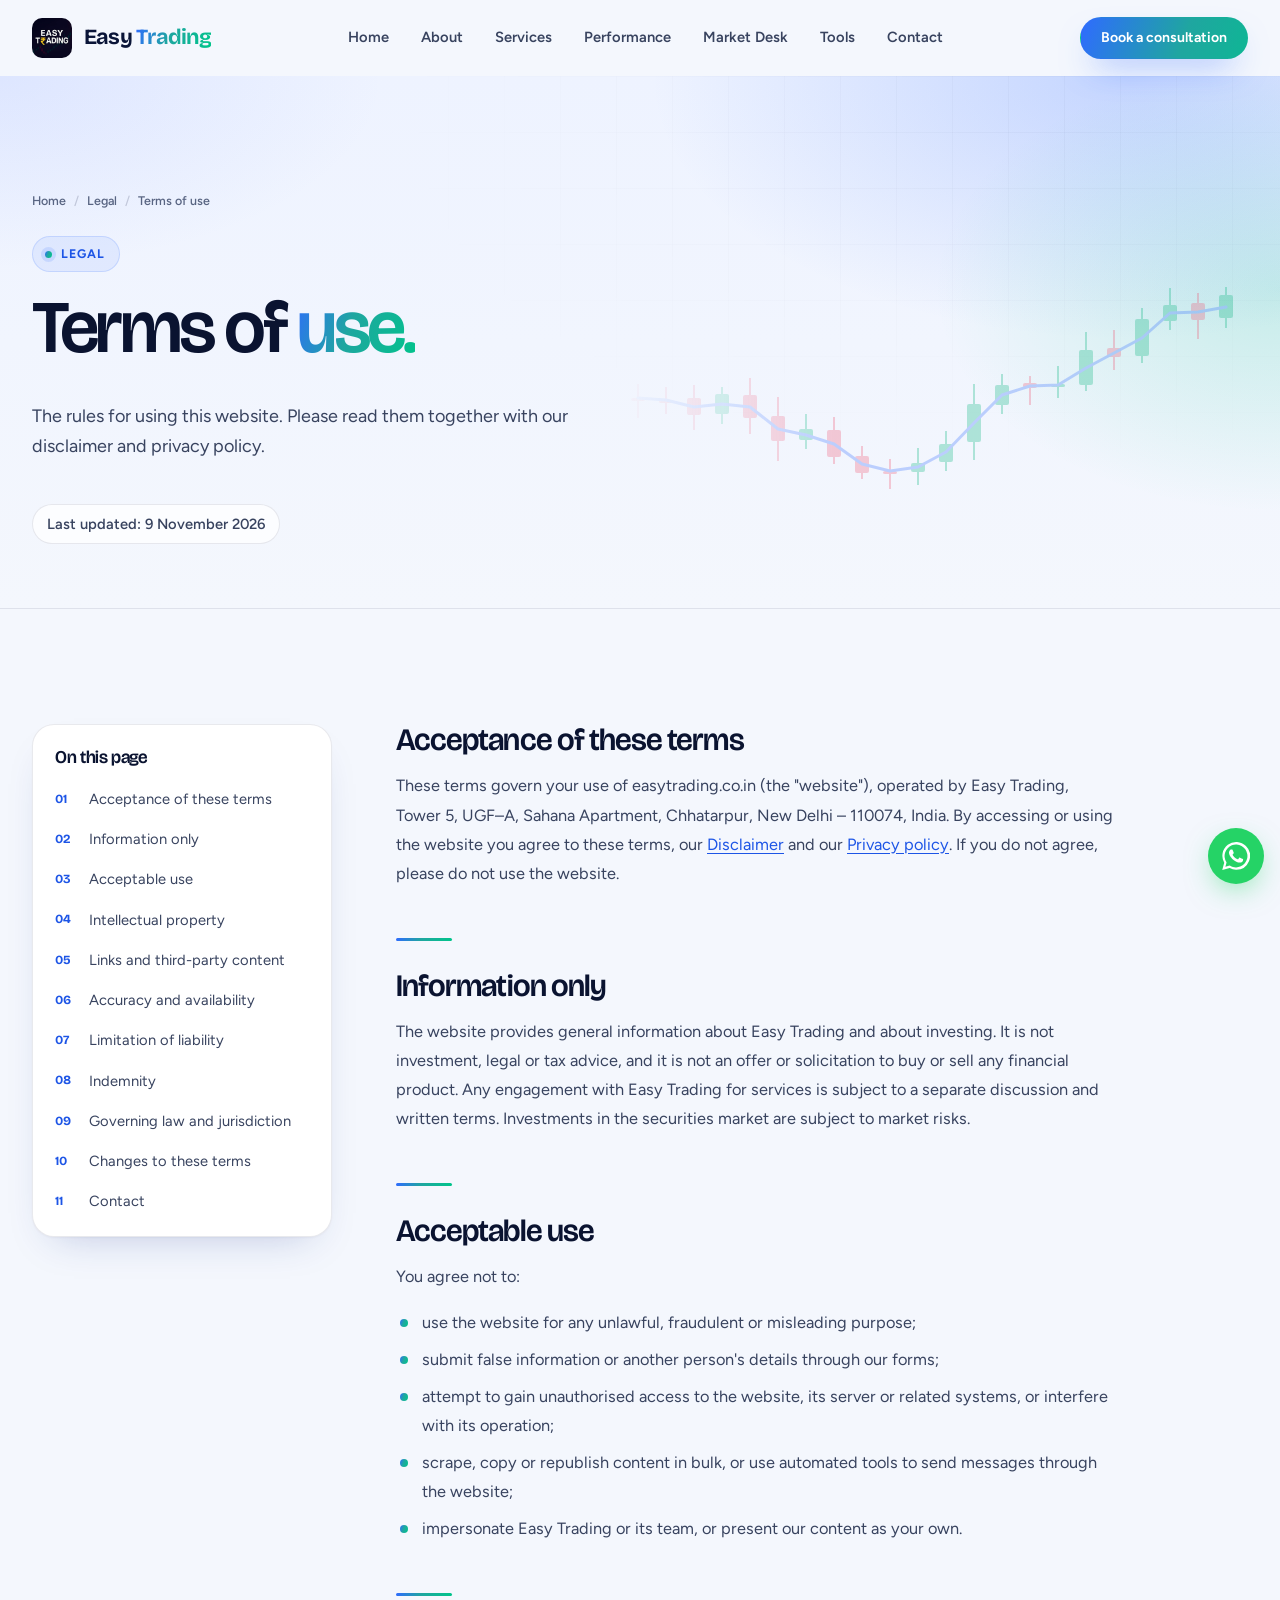
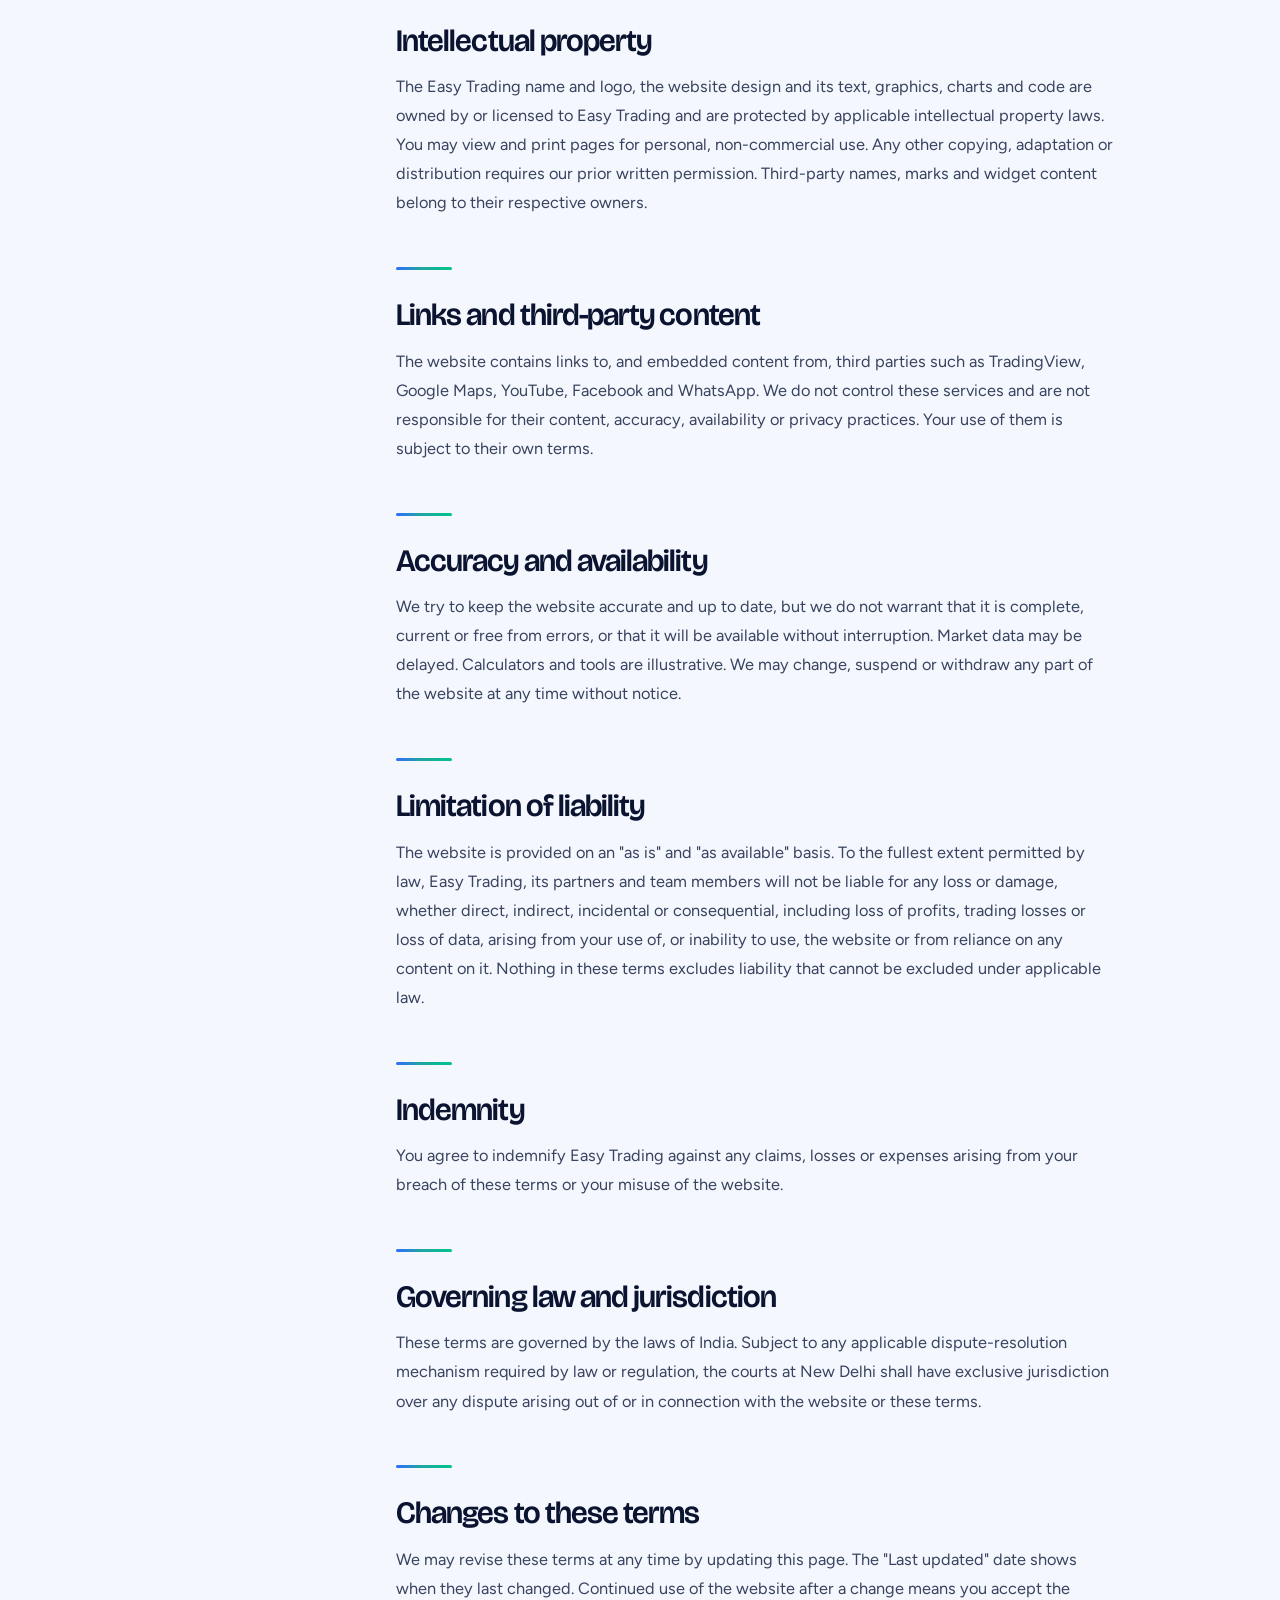
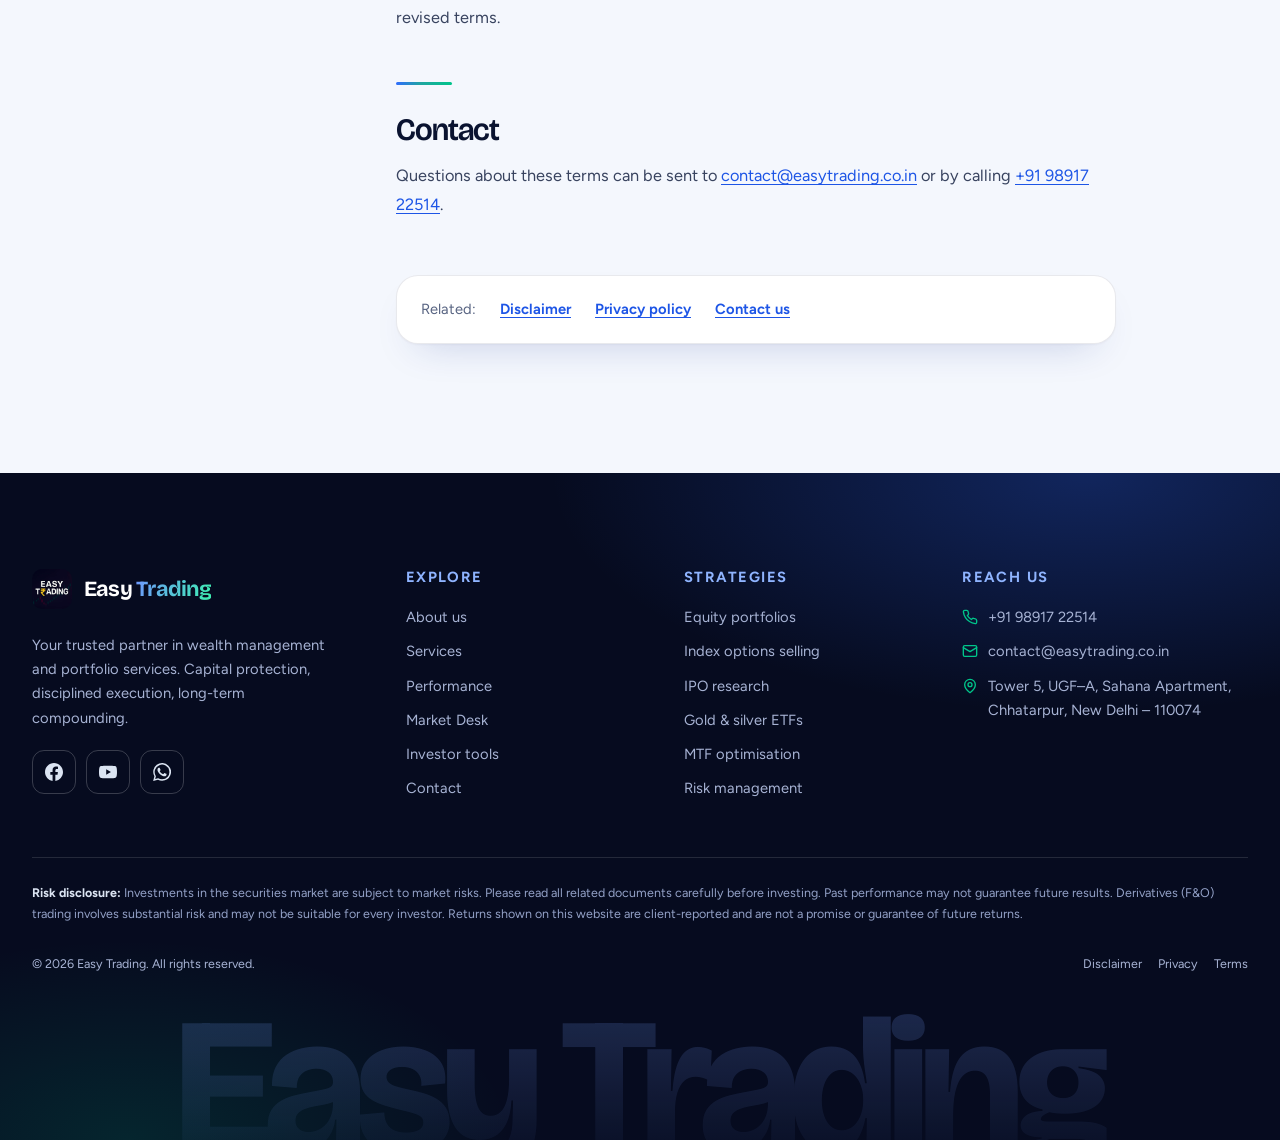
<file: legal/terms.html>
<!doctype html>
<!-- Template text: have the client's legal/compliance adviser review before launch. -->
<html lang="en-IN" class="no-js">
<head>
  <meta charset="utf-8">
  <meta name="viewport" content="width=device-width, initial-scale=1">
  <title>Terms of Use | Easy Trading</title>
  <meta name="description" content="The terms that govern use of the Easy Trading website, including intellectual property, third-party links, limitation of liability and governing law.">
  <link rel="canonical" href="https://easytrading.co.in/legal/terms.html">
  <meta property="og:type" content="website">
  <meta property="og:site_name" content="Easy Trading">
  <meta property="og:title" content="Terms of use | Easy Trading">
  <meta property="og:description" content="The terms that govern use of the Easy Trading website, including intellectual property, third-party links, limitation of liability and governing law.">
  <meta property="og:url" content="https://easytrading.co.in/legal/terms.html">
  <meta property="og:image" content="https://easytrading.co.in/assets/img/og-image.png">
  <meta name="twitter:card" content="summary_large_image">
  <meta name="twitter:image" content="https://easytrading.co.in/assets/img/og-image.png">
  <!-- @head -->
  <meta name="theme-color" content="#f4f7fd">
  <link rel="icon" type="image/png" sizes="32x32" href="/assets/img/icon-32.png">
  <link rel="apple-touch-icon" href="/assets/img/icon-180.png">
  <link rel="manifest" href="/site.webmanifest">
  <link rel="preconnect" href="https://fonts.googleapis.com">
  <link rel="preconnect" href="https://fonts.gstatic.com" crossorigin>
  <link rel="stylesheet" href="https://fonts.googleapis.com/css2?family=Bricolage+Grotesque:opsz,wght@12..96,400;12..96,500;12..96,600;12..96,700&family=Figtree:wght@400;500;600;700;800&family=IBM+Plex+Mono:wght@400;500;600&display=swap">
  <link rel="stylesheet" href="/assets/css/main.css">
  <script src="/assets/js/config.js" defer></script>
  <script src="/assets/js/main.js" defer></script>
  <!-- /@head -->
  <link rel="stylesheet" href="/assets/css/pages/legal.css">
</head>
<body class="page-legal">
  <!-- @header -->
  <a class="skip-link" href="#main">Skip to content</a>
  <header class="site-header">
    <div class="container">
      <a class="brand" href="/" aria-label="Easy Trading home">
        <img src="/assets/img/logo-256.webp" alt="" width="40" height="40">
        <span>Easy <b>Trading</b></span>
      </a>
      <nav class="nav" aria-label="Primary">
        <ul>
          <li><a href="/">Home</a></li>
          <li><a href="/about.html">About</a></li>
          <li><a href="/services.html">Services</a></li>
          <li><a href="/performance.html">Performance</a></li>
          <li><a href="/markets.html">Market Desk</a></li>
          <li><a href="/tools.html">Tools</a></li>
          <li><a href="/contact.html">Contact</a></li>
        </ul>
      </nav>
      <a class="btn btn--gold btn--sm header-cta" href="/contact.html#consult">Book a consultation</a>
      <button class="menu-toggle" type="button" aria-controls="mobile-nav" aria-expanded="false" aria-label="Open menu"><span></span></button>
    </div>
  </header>
  <div class="mobile-nav" id="mobile-nav" inert>
    <nav aria-label="Mobile">
      <ul>
        <li><a href="/">Home</a></li>
        <li><a href="/about.html">About</a></li>
        <li><a href="/services.html">Services</a></li>
        <li><a href="/performance.html">Performance</a></li>
        <li><a href="/markets.html">Market Desk</a></li>
        <li><a href="/tools.html">Tools</a></li>
        <li><a href="/contact.html">Contact</a></li>
      </ul>
    </nav>
    <a class="btn btn--gold" href="/contact.html#consult">Book a consultation</a>
    <p class="mobile-contact">Call or WhatsApp <a href="tel:+919891722514">+91 98917 22514</a></p>
  </div>
  <!-- /@header -->

  <main id="main">
    <section class="page-hero" aria-labelledby="page-title">
      <div class="container">
        <ol class="breadcrumb" aria-label="Breadcrumb">
          <li><a href="/">Home</a></li>
          <li>Legal</li>
          <li aria-current="page">Terms of use</li>
        </ol>
        <p class="eyebrow">Legal</p>
        <h1 id="page-title">Terms of <em class="serif-i">use.</em></h1>
        <p class="lead">The rules for using this website. Please read them together with our disclaimer and privacy policy.</p>
        <p class="legal-meta">Last updated: <time datetime="2026-11-09">9 November 2026</time></p>
      </div>
    </section>

    <section class="section section--line">
      <div class="container legal-layout">
        <nav class="legal-toc" aria-labelledby="toc-title">
          <h2 id="toc-title">On this page</h2>
          <ol>
              <li><a href="#acceptance">Acceptance of these terms</a></li>
              <li><a href="#informational">Information only</a></li>
              <li><a href="#use">Acceptable use</a></li>
              <li><a href="#ip">Intellectual property</a></li>
              <li><a href="#third-party">Links and third-party content</a></li>
              <li><a href="#accuracy">Accuracy and availability</a></li>
              <li><a href="#liability">Limitation of liability</a></li>
              <li><a href="#indemnity">Indemnity</a></li>
              <li><a href="#law">Governing law and jurisdiction</a></li>
              <li><a href="#changes">Changes to these terms</a></li>
              <li><a href="#contact">Contact</a></li>
          </ol>
        </nav>
        <article class="prose">

            <h2 id="acceptance">Acceptance of these terms</h2>
<p>These terms govern your use of easytrading.co.in (the "website"), operated by Easy Trading, Tower 5, UGF–A, Sahana Apartment, Chhatarpur, New Delhi – 110074, India. By accessing or using the website you agree to these terms, our <a href="/legal/disclaimer.html">Disclaimer</a> and our <a href="/legal/privacy.html">Privacy policy</a>. If you do not agree, please do not use the website.</p>
            <h2 id="informational">Information only</h2>
<p>The website provides general information about Easy Trading and about investing. It is not investment, legal or tax advice, and it is not an offer or solicitation to buy or sell any financial product. Any engagement with Easy Trading for services is subject to a separate discussion and written terms. Investments in the securities market are subject to market risks.</p>
            <h2 id="use">Acceptable use</h2>
<p>You agree not to:</p>
            <ul>
              <li>use the website for any unlawful, fraudulent or misleading purpose;</li>
              <li>submit false information or another person's details through our forms;</li>
              <li>attempt to gain unauthorised access to the website, its server or related systems, or interfere with its operation;</li>
              <li>scrape, copy or republish content in bulk, or use automated tools to send messages through the website;</li>
              <li>impersonate Easy Trading or its team, or present our content as your own.</li>
            </ul>
            <h2 id="ip">Intellectual property</h2>
<p>The Easy Trading name and logo, the website design and its text, graphics, charts and code are owned by or licensed to Easy Trading and are protected by applicable intellectual property laws. You may view and print pages for personal, non-commercial use. Any other copying, adaptation or distribution requires our prior written permission. Third-party names, marks and widget content belong to their respective owners.</p>
            <h2 id="third-party">Links and third-party content</h2>
<p>The website contains links to, and embedded content from, third parties such as TradingView, Google Maps, YouTube, Facebook and WhatsApp. We do not control these services and are not responsible for their content, accuracy, availability or privacy practices. Your use of them is subject to their own terms.</p>
            <h2 id="accuracy">Accuracy and availability</h2>
<p>We try to keep the website accurate and up to date, but we do not warrant that it is complete, current or free from errors, or that it will be available without interruption. Market data may be delayed. Calculators and tools are illustrative. We may change, suspend or withdraw any part of the website at any time without notice.</p>
            <h2 id="liability">Limitation of liability</h2>
<p>The website is provided on an "as is" and "as available" basis. To the fullest extent permitted by law, Easy Trading, its partners and team members will not be liable for any loss or damage, whether direct, indirect, incidental or consequential, including loss of profits, trading losses or loss of data, arising from your use of, or inability to use, the website or from reliance on any content on it. Nothing in these terms excludes liability that cannot be excluded under applicable law.</p>
            <h2 id="indemnity">Indemnity</h2>
<p>You agree to indemnify Easy Trading against any claims, losses or expenses arising from your breach of these terms or your misuse of the website.</p>
            <h2 id="law">Governing law and jurisdiction</h2>
<p>These terms are governed by the laws of India. Subject to any applicable dispute-resolution mechanism required by law or regulation, the courts at New Delhi shall have exclusive jurisdiction over any dispute arising out of or in connection with the website or these terms.</p>
            <h2 id="changes">Changes to these terms</h2>
<p>We may revise these terms at any time by updating this page. The "Last updated" date shows when they last changed. Continued use of the website after a change means you accept the revised terms.</p>
            <h2 id="contact">Contact</h2>
<p>Questions about these terms can be sent to <a href="mailto:contact@easytrading.co.in">contact@easytrading.co.in</a> or by calling <a href="tel:+919891722514">+91 98917 22514</a>.</p>
          <p class="legal-related"><span>Related:</span> <a href="/legal/disclaimer.html">Disclaimer</a> <a href="/legal/privacy.html">Privacy policy</a> <a href="/contact.html">Contact us</a></p>
        </article>
      </div>
    </section>
  </main>

  <!-- @footer -->
  <footer class="site-footer">
    <div class="container">
      <div class="footer-grid">
        <div class="footer-brand">
          <a class="brand" href="/" aria-label="Easy Trading home">
            <img src="/assets/img/logo-256.webp" alt="" width="40" height="40" loading="lazy">
            <span>Easy <b>Trading</b></span>
          </a>
          <p>Your trusted partner in wealth management and portfolio services. Capital protection, disciplined execution, long-term compounding.</p>
          <div class="socials">
            <a href="https://www.facebook.com/easytradinglive" target="_blank" rel="noopener" aria-label="Easy Trading on Facebook"><svg aria-hidden="true"><use href="/assets/img/icons.svg#i-facebook"/></svg></a>
            <a href="https://youtube.com/@easytradinglive" target="_blank" rel="noopener" aria-label="Easy Trading on YouTube"><svg aria-hidden="true"><use href="/assets/img/icons.svg#i-youtube"/></svg></a>
            <a href="https://wa.me/919891722514" target="_blank" rel="noopener" aria-label="Chat with Easy Trading on WhatsApp"><svg aria-hidden="true"><use href="/assets/img/icons.svg#i-whatsapp"/></svg></a>
          </div>
        </div>
        <div>
          <h3>Explore</h3>
          <ul>
            <li><a href="/about.html">About us</a></li>
            <li><a href="/services.html">Services</a></li>
            <li><a href="/performance.html">Performance</a></li>
            <li><a href="/markets.html">Market Desk</a></li>
            <li><a href="/tools.html">Investor tools</a></li>
            <li><a href="/contact.html">Contact</a></li>
          </ul>
        </div>
        <div>
          <h3>Strategies</h3>
          <ul>
            <li><a href="/services.html#equity-portfolio">Equity portfolios</a></li>
            <li><a href="/services.html#options-selling">Index options selling</a></li>
            <li><a href="/services.html#ipo">IPO research</a></li>
            <li><a href="/services.html#gold-silver">Gold &amp; silver ETFs</a></li>
            <li><a href="/services.html#mtf">MTF optimisation</a></li>
            <li><a href="/services.html#risk-management">Risk management</a></li>
          </ul>
        </div>
        <div>
          <h3>Reach us</h3>
          <ul class="footer-contact">
            <li><svg aria-hidden="true"><use href="/assets/img/icons.svg#i-phone"/></svg><a href="tel:+919891722514">+91 98917 22514</a></li>
            <li><svg aria-hidden="true"><use href="/assets/img/icons.svg#i-mail"/></svg><a href="mailto:contact@easytrading.co.in">contact@easytrading.co.in</a></li>
            <li><svg aria-hidden="true"><use href="/assets/img/icons.svg#i-pin"/></svg><span>Tower 5, UGF–A, Sahana Apartment, Chhatarpur, New Delhi – 110074</span></li>
          </ul>
        </div>
      </div>
      <div class="footer-legal">
        <p class="risk-disclaimer"><strong>Risk disclosure:</strong> Investments in the securities market are subject to market risks. Please read all related documents carefully before investing. Past performance may not guarantee future results. Derivatives (F&amp;O) trading involves substantial risk and may not be suitable for every investor. Returns shown on this website are client-reported and are not a promise or guarantee of future returns.</p>
        <p data-registrations hidden></p>
        <div class="row">
          <span>© <span data-year>2026</span> Easy Trading. All rights reserved.</span>
          <nav aria-label="Legal">
            <a href="/legal/disclaimer.html">Disclaimer</a>
            <a href="/legal/privacy.html">Privacy</a>
            <a href="/legal/terms.html">Terms</a>
          </nav>
        </div>
      </div>
    </div>
  </footer>
  <aside aria-label="Quick contact"><a class="fab-whatsapp" href="https://wa.me/919891722514?text=Hi%20Easy%20Trading%2C%20I%27d%20like%20to%20know%20more%20about%20your%20services." target="_blank" rel="noopener" aria-label="Chat on WhatsApp"><svg aria-hidden="true"><use href="/assets/img/icons.svg#i-whatsapp"/></svg></a></aside>
  <!-- /@footer -->
</body>
</html>
</file>
<file: assets/css/main.css>
/* ==========================================================================
   Easy Trading — Design System v3 (modern fintech x luxury)
   Ice-white surfaces, midnight navy, azure-to-aqua accent. Mobile first.
   NOTE: legacy token names (--gold*, .btn--gold, .gold, .serif-i) now map to the AZURE accent.
   ========================================================================== */

:root {
  /* Surfaces */
  --ink-0: #060b1f;            /* midnight: footer, dark bands */
  --ink-1: #f4f7fd;            /* page background (ice) */
  --ink-2: #eaeff9;            /* alternate section */
  --ink-3: #ffffff;            /* cards */
  --ink-4: #dfe6f4;
  --navy: #0a1538;
  --navy-2: #16245a;
  --line: rgba(10, 21, 56, 0.09);
  --line-strong: rgba(10, 21, 56, 0.18);

  /* Accent (legacy names kept: --gold* now = azure) */
  --gold: #1d55e6;             /* accent for text on light, AA */
  --gold-2: #2f6bff;           /* accent fill */
  --gold-deep: #0f3ab0;
  --gold-soft: rgba(47, 107, 255, 0.10);
  --gold-grad: linear-gradient(110deg, #2f6bff 0%, #1fa6a0 45%, #00c58a 100%);
  --aqua: #00c58a;
  --accent-grad: linear-gradient(110deg, #2f6bff 0%, #1fa6a0 45%, #00c58a 100%);
  --champagne: #d9b66a;        /* luxury hairline detail only */

  /* Semantics */
  --gain: #08875a;
  --gain-soft: rgba(8, 135, 90, 0.1);
  --loss: #c0362c;
  --loss-soft: rgba(192, 54, 44, 0.09);
  --info: #1d55e6;
  --slate: #6b7a98;

  /* Text */
  --text: #0a1330;
  --text-2: #38435f;
  --muted: #586482;
  --on-gold: #ffffff;

  /* Type */
  --font-display: "Bricolage Grotesque", "Figtree", system-ui, -apple-system, "Segoe UI", sans-serif;
  --font-sans: "Figtree", system-ui, -apple-system, "Segoe UI", Roboto, sans-serif;
  --font-mono: "IBM Plex Mono", ui-monospace, "SFMono-Regular", Menlo, monospace;

  /* Scale */
  --fs-xs: 0.78rem;
  --fs-sm: 0.92rem;
  --fs-base: 1rem;
  --fs-md: 1.125rem;
  --fs-lg: clamp(1.25rem, 1.1rem + 0.6vw, 1.5rem);
  --fs-xl: clamp(1.6rem, 1.3rem + 1.3vw, 2.25rem);
  --fs-2xl: clamp(2.1rem, 1.5rem + 2.6vw, 3.6rem);
  --fs-hero: clamp(2.7rem, 1.4rem + 5.2vw, 5.6rem);

  /* Layout */
  --gutter: 18px;
  --container: 1240px;
  --radius-sm: 12px;
  --radius: 22px;
  --radius-lg: 32px;
  --header-h: 76px;
  --notch: 0px;

  --shadow-1: 0 1px 2px rgba(10, 21, 56, 0.04), 0 18px 40px -22px rgba(26, 52, 140, 0.28);
  --shadow-2: 0 2px 6px rgba(10, 21, 56, 0.05), 0 40px 80px -36px rgba(26, 52, 140, 0.45);
  --shadow-gold: 0 16px 34px -14px rgba(47, 107, 255, 0.65);
  --ease: cubic-bezier(0.16, 1, 0.3, 1);

  --tick: 0px;
  --ticks: linear-gradient(transparent, transparent);

  color-scheme: light;
}

@media (min-width: 768px) {
  :root { --gutter: 32px; }
}

/* ---------- Reset ---------- */
*, *::before, *::after { box-sizing: border-box; }
html { -webkit-text-size-adjust: 100%; scroll-behavior: smooth; scroll-padding-top: calc(var(--header-h) + 16px); }
body {
  margin: 0;
  background: var(--ink-1);
  color: var(--text);
  font-family: var(--font-sans);
  font-size: var(--fs-base);
  line-height: 1.65;
  counter-reset: sec;
  -webkit-font-smoothing: antialiased;
  text-rendering: optimizeLegibility;
  overflow-x: hidden;
}
img, svg, canvas, video, iframe { display: block; max-width: 100%; }
img { height: auto; }
a { color: inherit; text-decoration: none; }
button, input, select, textarea { font: inherit; color: inherit; }
h1, h2, h3, h4 { margin: 0 0 0.5em; line-height: 1.2; font-weight: 650; letter-spacing: -0.01em; color: var(--text); }
h1, h2 { font-family: var(--font-display); font-weight: 600; letter-spacing: -0.035em; line-height: 1.02; font-variation-settings: "opsz" 96; }
h3 { font-family: var(--font-display); font-weight: 600; letter-spacing: -0.02em; }
p { margin: 0 0 1em; }
ul, ol { margin: 0; padding: 0; }
:focus-visible { outline: 2px solid var(--gold-2); outline-offset: 3px; border-radius: 6px; }
::selection { background: var(--gold-2); color: #fff; }

[hidden] { display: none !important; }
.sr-only {
  position: absolute; width: 1px; height: 1px; padding: 0; margin: -1px;
  overflow: hidden; clip: rect(0, 0, 0, 0); white-space: nowrap; border: 0;
}
.skip-link {
  position: absolute; left: 16px; top: -100px; z-index: 1000;
  background: var(--navy); color: #fff; padding: 10px 16px; border-radius: 8px; font-weight: 600;
}
.skip-link:focus { top: 12px; }

/* ---------- Layout ---------- */
.container { width: 100%; max-width: calc(var(--container) + var(--gutter) * 2); margin: 0 auto; padding: 0 var(--gutter); }
.section { padding: clamp(64px, 9vw, 120px) 0; position: relative; }
.section--tight { padding: clamp(40px, 5vw, 72px) 0; }
.section--alt { background: linear-gradient(180deg, var(--ink-2), #f0f4fc); }
.section--line { border-top: 1px solid var(--line); }
.section--navy { background: var(--navy); color: #e7ecf5; }
.section--navy h1, .section--navy h2, .section--navy h3 { color: #fff; }
.grid { display: grid; gap: 20px; }
@media (min-width: 640px) { .grid-2 { grid-template-columns: repeat(2, 1fr); } }
@media (min-width: 640px) { .grid-3 { grid-template-columns: repeat(2, 1fr); } }
@media (min-width: 960px) { .grid-3 { grid-template-columns: repeat(3, 1fr); } }
@media (min-width: 640px) { .grid-4 { grid-template-columns: repeat(2, 1fr); } }
@media (min-width: 1024px) { .grid-4 { grid-template-columns: repeat(4, 1fr); } }
.split { display: grid; gap: 40px; align-items: center; }
@media (min-width: 960px) { .split { grid-template-columns: 1fr 1fr; gap: 72px; } .split--wide-left { grid-template-columns: 1.15fr 0.85fr; } }
.stack > * + * { margin-top: 1rem; }
.center { text-align: center; }

/* ---------- Typography helpers ---------- */
.eyebrow {
  display: inline-flex; align-items: center; gap: 9px;
  font-family: var(--font-sans); font-size: 0.78rem; letter-spacing: 0.08em; text-transform: uppercase;
  color: var(--gold); margin-bottom: 20px; font-weight: 700;
  padding: 7px 14px 7px 12px; border-radius: 999px; background: rgba(47,107,255,.08); border: 1px solid rgba(47,107,255,.16);
}
.eyebrow::before { content: ""; width: 7px; height: 7px; border-radius: 50%; background: var(--accent-grad); box-shadow: 0 0 0 4px rgba(47,107,255,.14); }
.display { font-size: var(--fs-hero); line-height: 0.98; letter-spacing: -0.045em; }
.h2 { font-size: var(--fs-2xl); }
.h3 { font-size: var(--fs-xl); }
.lead { font-size: var(--fs-md); color: var(--text-2); max-width: 62ch; }
.center .lead { margin-left: auto; margin-right: auto; }
.muted { color: var(--muted); }
.mono { font-family: var(--font-mono); font-variant-numeric: tabular-nums; }
.gold { color: var(--gold); }
p a.gold { text-decoration: underline; text-decoration-thickness: 1px; text-underline-offset: 3px; }
.gain { color: var(--gain); }
.loss { color: var(--loss); }
.text-gold-grad { background: var(--accent-grad); -webkit-background-clip: text; background-clip: text; -webkit-text-fill-color: transparent; }
/* Accent words in headlines: upright, in the brand gold */
em.serif, .serif-i { font-style: normal; color: var(--gold); background: var(--accent-grad); -webkit-background-clip: text; background-clip: text; -webkit-text-fill-color: transparent; padding-bottom: .06em; }
.section-head { max-width: 760px; margin-bottom: clamp(32px, 5vw, 56px); }
.section-head.center { margin-left: auto; margin-right: auto; }

/* ---------- Buttons ---------- */
.btn {
  display: inline-flex; align-items: center; justify-content: center; gap: 10px;
  min-height: 50px; padding: 0 26px; border-radius: 999px; border: 1px solid transparent;
  font-family: var(--font-sans); font-weight: 650; font-size: 0.95rem; cursor: pointer;
  transition: transform .25s var(--ease), box-shadow .25s var(--ease), background .25s, border-color .25s, color .25s;
  white-space: nowrap;
}
.btn svg { width: 18px; height: 18px; transition: transform .25s var(--ease); }
.btn:hover svg { transform: translateX(3px); }
.btn--gold { background: var(--accent-grad); background-size: 140% 100%; background-position: 0 0; color: #fff; box-shadow: var(--shadow-gold); }
.btn--gold:hover { background-position: 100% 0; transform: translateY(-2px); box-shadow: 0 20px 40px -14px rgba(47,107,255,.75); }
.btn--navy { background: var(--navy); color: #fff; }
.btn--navy:hover { background: var(--navy-2); transform: translateY(-2px); }
.btn--ghost { color: var(--navy); background: rgba(255,255,255,.6); border-color: var(--line-strong); backdrop-filter: blur(8px); }
.btn--ghost:hover { border-color: var(--gold-2); background: #fff; color: var(--gold); }
.btn--sm { min-height: 42px; padding: 0 20px; font-size: 0.88rem; }
.btn--block { width: 100%; }
.btn-row { display: flex; flex-wrap: wrap; gap: 12px; }
.center .btn-row { justify-content: center; }
.link-arrow { display: inline-flex; align-items: center; gap: 8px; color: var(--navy); font-weight: 650; font-size: var(--fs-sm); border-bottom: 1px solid rgba(47,107,255,.45); padding-bottom: 2px; }
.link-arrow svg { width: 16px; height: 16px; transition: transform .25s var(--ease); }
.link-arrow:hover svg { transform: translateX(4px); }

/* ---------- Cards ---------- */
.card {
  position: relative; background: var(--ink-3);
  border: 1px solid var(--line); border-radius: var(--radius); padding: 32px;
  box-shadow: var(--shadow-1);
  transition: transform .35s var(--ease), box-shadow .35s var(--ease), border-color .35s;
}
.card--hover:hover { transform: translateY(-6px); box-shadow: var(--shadow-2); border-color: rgba(47, 107, 255, 0.35); }
.card h3 { font-size: var(--fs-md); margin-bottom: 8px; }
.card p { color: var(--muted); font-size: var(--fs-sm); margin: 0; }
.card .icon {
  width: 52px; height: 52px; border-radius: 16px; display: grid; place-items: center; margin-bottom: 22px;
  background: linear-gradient(145deg, rgba(47,107,255,.14), rgba(0,197,138,.14)); color: var(--gold);
}
.card .icon svg { width: 24px; height: 24px; stroke-width: 1.7; }
/* Raised panel (kept the .glass name for compatibility) */
.glass {
  position: relative; background: #fff; border: 1px solid var(--line); border-radius: var(--radius-lg); box-shadow: var(--shadow-2);
}
.badge {
  display: inline-flex; align-items: center; gap: 6px; padding: 4px 10px; border-radius: 999px;
  font-size: 0.72rem; font-weight: 650; letter-spacing: .02em;
  border: 1px solid var(--line-strong); color: var(--text-2); background: #fff;
}
.badge--gold { color: var(--gold-deep); border-color: rgba(47,107,255,.3); background: var(--gold-soft); }
.badge--gain { color: var(--gain); border-color: rgba(11,122,75,.3); background: var(--gain-soft); }
.badge--loss { color: var(--loss); border-color: rgba(180,35,24,.3); background: var(--loss-soft); }
.dot { width: 8px; height: 8px; border-radius: 50%; background: var(--gain); box-shadow: 0 0 0 0 rgba(11,122,75,.5); animation: pulse 2s infinite; }
@keyframes pulse { 0% { box-shadow: 0 0 0 0 rgba(11,122,75,.45); } 70% { box-shadow: 0 0 0 10px rgba(11,122,75,0); } 100% { box-shadow: 0 0 0 0 rgba(11,122,75,0); } }

/* ---------- Header ---------- */
.site-header {
  position: sticky; top: 0; z-index: 100; height: var(--header-h);
  background: rgba(244, 247, 253, 0.7); backdrop-filter: saturate(180%) blur(20px); -webkit-backdrop-filter: saturate(180%) blur(20px);
  border-bottom: 1px solid transparent; transition: border-color .3s, background .3s, box-shadow .3s;
}
.site-header.is-scrolled { border-bottom-color: var(--line); background: rgba(255, 255, 255, 0.86); box-shadow: 0 10px 30px -22px rgba(26,52,140,.5); }
.site-header .container { height: 100%; display: flex; align-items: center; justify-content: space-between; gap: 16px; }
.brand { display: inline-flex; align-items: center; gap: 12px; font-weight: 700; letter-spacing: -0.01em; color: var(--navy); }
.brand img { width: 40px; height: 40px; border-radius: 10px; }
.brand span { font-family: var(--font-display); font-size: 1.35rem; font-weight: 700; letter-spacing: -0.035em; }
.brand b { background: var(--accent-grad); -webkit-background-clip: text; background-clip: text; -webkit-text-fill-color: transparent; font-weight: 700; }
.nav { display: none; }
.nav ul { list-style: none; display: flex; align-items: center; gap: 2px; }
.nav a {
  position: relative; display: inline-flex; align-items: center; min-height: 40px; padding: 0 15px; border-radius: 999px;
  font-size: 0.92rem; font-weight: 600; color: var(--text-2); transition: color .2s, background .25s;
}
.nav a:hover { color: var(--navy); background: rgba(47,107,255,.07); }
.nav a[aria-current="page"] { color: var(--gold); background: rgba(47,107,255,.1); }
.header-cta { display: none; }
.menu-toggle {
  width: 44px; height: 44px; border-radius: 12px; border: 1px solid var(--line-strong); background: #fff;
  display: grid; place-items: center; cursor: pointer;
}
.menu-toggle span, .menu-toggle span::before, .menu-toggle span::after {
  display: block; width: 18px; height: 2px; background: var(--navy); border-radius: 2px; position: relative; transition: transform .3s var(--ease), background .3s;
}
.menu-toggle span::before, .menu-toggle span::after { content: ""; position: absolute; left: 0; }
.menu-toggle span::before { top: -6px; }
.menu-toggle span::after { top: 6px; }
.menu-open .menu-toggle span { background: transparent; }
.menu-open .menu-toggle span::before { transform: translateY(6px) rotate(45deg); }
.menu-open .menu-toggle span::after { transform: translateY(-6px) rotate(-45deg); }

.mobile-nav {
  position: fixed; inset: var(--header-h) 0 0 0; z-index: 99; background: var(--ink-1);
  padding: 24px var(--gutter) 40px; overflow-y: auto;
  opacity: 0; visibility: hidden; transform: translateY(-8px); transition: opacity .3s, transform .3s var(--ease), visibility .3s;
}
.menu-open .mobile-nav { opacity: 1; visibility: visible; transform: none; }
.mobile-nav ul { list-style: none; }
.mobile-nav li a {
  display: flex; justify-content: space-between; align-items: center; padding: 16px 4px;
  font-family: var(--font-display); font-size: 1.6rem; font-weight: 500; border-bottom: 1px solid var(--line);
}
.mobile-nav li a[aria-current="page"] { color: var(--gold); }
.mobile-nav .btn { margin-top: 28px; width: 100%; }
.mobile-nav .mobile-contact { margin-top: 24px; color: var(--muted); font-size: var(--fs-sm); }
.mobile-nav .mobile-contact a { color: var(--navy); font-weight: 650; }
.menu-open { overflow: hidden; }

@media (min-width: 1100px) {
  .nav, .header-cta { display: flex; }
  .menu-toggle, .mobile-nav { display: none; }
}

/* ---------- Page hero (inner pages) ---------- */
.page-hero { position: relative; padding: clamp(64px, 9vw, 120px) 0 clamp(40px, 5vw, 72px); overflow: hidden; isolation: isolate; }
.page-hero::before {
  content: ""; position: absolute; inset: 0; z-index: -1;
  background:
    radial-gradient(60% 80% at 88% 0%, rgba(47,107,255,.22), transparent 62%),
    radial-gradient(45% 70% at 100% 40%, rgba(0,197,138,.18), transparent 60%),
    radial-gradient(50% 60% at 0% 0%, rgba(120,150,255,.14), transparent 60%),
    linear-gradient(180deg, #eef3ff 0%, var(--ink-1) 100%);
}
.page-hero > .container { position: relative; z-index: 1; }
.page-hero::after {
  content: ""; position: absolute; inset: 0; z-index: -1; opacity: .5; pointer-events: none;
  background-image: linear-gradient(rgba(10,21,56,.06) 1px, transparent 1px), linear-gradient(90deg, rgba(10,21,56,.06) 1px, transparent 1px);
  background-size: 56px 56px; -webkit-mask-image: radial-gradient(70% 90% at 80% 10%, #000, transparent 75%); mask-image: radial-gradient(70% 90% at 80% 10%, #000, transparent 75%);
}
.page-hero h1 { font-size: var(--fs-2xl); max-width: 18ch; }
@media (min-width: 768px) { .page-hero h1 { font-size: clamp(2.8rem, 1.6rem + 3.8vw, 5rem); letter-spacing: -0.045em; line-height: .98; } }
.breadcrumb { display: flex; flex-wrap: wrap; gap: 8px; list-style: none; font-size: var(--fs-xs); color: var(--muted); margin-bottom: 24px; font-weight: 550; }
.breadcrumb li + li::before { content: "/"; margin-right: 8px; color: var(--line-strong); }
.breadcrumb a:hover { color: var(--gold); }

/* ---------- Stats ---------- */
.stat { padding: 8px 0; position: relative; }
.stat::before { content: none; }
.stat__value { font-family: var(--font-display); font-size: clamp(2.4rem, 1.6rem + 2.6vw, 4rem); font-weight: 600; line-height: 1; letter-spacing: -0.05em; background: var(--accent-grad); -webkit-background-clip: text; background-clip: text; -webkit-text-fill-color: transparent; }
.stat__label { margin-top: 10px; color: var(--muted); font-size: var(--fs-sm); }

/* ---------- Lists ---------- */
.check-list { list-style: none; display: grid; gap: 12px; }
.check-list li { display: flex; gap: 12px; align-items: flex-start; color: var(--text-2); }
.check-list li::before {
  content: ""; flex: 0 0 20px; height: 20px; margin-top: 3px; border-radius: 50%;
  background: var(--gold-soft) url("data:image/svg+xml,%3Csvg xmlns='http://www.w3.org/2000/svg' viewBox='0 0 24 24' fill='none' stroke='%231D55E6' stroke-width='3' stroke-linecap='round' stroke-linejoin='round'%3E%3Cpath d='M20 6 9 17l-5-5'/%3E%3C/svg%3E") center/12px no-repeat;
}

/* ---------- Disclaimer callout ---------- */
.note {
  display: flex; gap: 14px; padding: 16px 18px; border-radius: var(--radius-sm);
  background: rgba(29,95,184,0.06); border: 1px solid rgba(29,95,184,0.18);
  color: var(--text-2); font-size: var(--fs-sm);
}
.note svg { flex: 0 0 20px; width: 20px; height: 20px; color: var(--info); margin-top: 2px; }
.note p { margin: 0; }
.note--warn { background: rgba(217,182,106,0.16); border-color: rgba(168,128,40,0.35); }
.note--warn svg { color: #8a6516; }

/* ---------- Forms ---------- */
.field { display: grid; gap: 8px; }
.field label { font-size: var(--fs-sm); font-weight: 600; color: var(--text); }
.input, .select, .textarea {
  width: 100%; min-height: 50px; padding: 12px 14px; border-radius: 12px;
  background: #fff; border: 1px solid var(--line-strong); color: var(--text);
  transition: border-color .2s, box-shadow .2s; font-size: 16px;
}
.textarea { min-height: 120px; resize: vertical; }
.input:focus, .select:focus, .textarea:focus { outline: none; border-color: var(--gold-2); box-shadow: 0 0 0 4px rgba(47,107,255,.16); }
.input[aria-invalid="true"] { border-color: var(--loss); }
.field-error { color: var(--loss); font-size: var(--fs-xs); min-height: 1em; }
input[type="range"] { width: 100%; accent-color: var(--gold-2); min-height: 28px; }

/* ---------- CTA band ---------- */
.cta-band {
  position: relative; overflow: hidden; isolation: isolate; border-radius: var(--radius-lg); padding: clamp(40px, 7vw, 88px);
  background:
    radial-gradient(60% 90% at 100% 0%, rgba(47,107,255,.55), transparent 60%),
    radial-gradient(50% 80% at 90% 110%, rgba(0,197,138,.4), transparent 60%),
    linear-gradient(135deg, #070e2b 0%, #0f1c52 100%);
  color: #dfe7fb; box-shadow: var(--shadow-2);
}
.cta-band::before {
  content: ""; position: absolute; inset: 0; z-index: -1; opacity: .6;
  background-image: linear-gradient(rgba(255,255,255,.07) 1px, transparent 1px), linear-gradient(90deg, rgba(255,255,255,.07) 1px, transparent 1px);
  background-size: 48px 48px; -webkit-mask-image: radial-gradient(80% 100% at 100% 0%, #000, transparent 70%); mask-image: radial-gradient(80% 100% at 100% 0%, #000, transparent 70%);
}
.cta-band h2 { font-size: var(--fs-2xl); max-width: 20ch; color: #fff; }
.cta-band .lead, .cta-band p { color: #c3cff0; }
.cta-band .eyebrow { color: #8fb4ff; background: rgba(255,255,255,.08); border-color: rgba(255,255,255,.18); }
.cta-band .eyebrow::before { background: var(--aqua); box-shadow: 0 0 0 4px rgba(0,197,138,.25); }
.cta-band .btn--ghost { color: #fff; border-color: rgba(255,255,255,.35); background: rgba(255,255,255,.06); }
.cta-band .btn--ghost:hover { color: #fff; }
.cta-band .btn--ghost:hover { border-color: #fff; background: rgba(255,255,255,.08); }
.cta-band .btn-row { margin-top: 28px; }

/* ---------- Ticker container ---------- */
/* Transparent third-party iframes need a normal colour scheme, or the browser paints them opaque. */
.tv-embed { color-scheme: normal; }
.ticker-wrap { border-top: 1px solid var(--line); border-bottom: 1px solid var(--line); background: rgba(255,255,255,.85); min-height: 46px; }

/* ---------- Footer (navy) ---------- */
.site-footer { position: relative; overflow: hidden; background: radial-gradient(70% 60% at 85% 0%, rgba(47,107,255,.28), transparent 60%), radial-gradient(50% 50% at 10% 100%, rgba(0,197,138,.14), transparent 60%), var(--ink-0); padding: 96px 0 32px; color: #a7b3d4; font-size: var(--fs-sm); }
.site-footer .container { position: relative; }
.footer-grid { display: grid; gap: 40px; }
@media (min-width: 768px) { .footer-grid { grid-template-columns: 1.4fr 1fr 1fr 1.2fr; } }
.site-footer h3 { font-family: var(--font-sans); font-size: var(--fs-sm); letter-spacing: .1em; text-transform: uppercase; color: #8fb4ff; margin-bottom: 18px; font-weight: 700; }
.site-footer ul { list-style: none; display: grid; gap: 10px; }
.site-footer a:hover { color: #fff; }
.site-footer .brand { color: #fff; }
.site-footer .brand b { background: linear-gradient(110deg,#6f97ff,#3df0b0); -webkit-background-clip: text; background-clip: text; -webkit-text-fill-color: transparent; }
.footer-brand p { max-width: 34ch; margin-top: 16px; }
.socials { display: flex; gap: 10px; margin-top: 20px; }
.socials a { width: 44px; height: 44px; display: grid; place-items: center; border-radius: 12px; border: 1px solid rgba(255,255,255,.2); color: #dbe4f2; }
.socials a:hover { border-color: var(--aqua); color: var(--aqua); }
.socials svg { width: 18px; height: 18px; }
.footer-contact li { display: flex; gap: 10px; align-items: flex-start; }
.footer-contact svg { flex: 0 0 16px; width: 16px; height: 16px; margin-top: 4px; color: var(--aqua); }
.footer-legal { margin-top: 56px; padding-top: 24px; border-top: 1px solid rgba(255,255,255,.12); display: grid; gap: 16px; font-size: var(--fs-xs); line-height: 1.7; }
.footer-legal .row { display: flex; flex-wrap: wrap; justify-content: space-between; gap: 12px; }
.footer-legal nav { display: flex; flex-wrap: wrap; gap: 16px; }
.risk-disclaimer { color: #93a1c7; }
.risk-disclaimer strong { color: #dbe4f2; }

/* ---------- Floating WhatsApp ---------- */
.fab-whatsapp {
  position: fixed; right: 16px; bottom: 16px; z-index: 90; width: 56px; height: 56px; border-radius: 50%;
  display: grid; place-items: center; background: #25d366; color: #fff; box-shadow: 0 10px 30px -8px rgba(37,211,102,.6);
  transition: transform .25s var(--ease);
}
.fab-whatsapp:hover { transform: scale(1.06); }
.fab-whatsapp svg { width: 28px; height: 28px; }
@media (max-width: 640px) { .fab-whatsapp { width: 48px; height: 48px; right: 12px; bottom: 12px; opacity: .92; } .fab-whatsapp svg { width: 24px; height: 24px; } }

/* ---------- Reveal on scroll ---------- */
.reveal { opacity: 0; transform: translateY(24px); transition: opacity .8s var(--ease), transform .8s var(--ease); }
.reveal.is-visible { opacity: 1; transform: none; }
.reveal-delay-1 { transition-delay: .08s; }
.reveal-delay-2 { transition-delay: .16s; }
.reveal-delay-3 { transition-delay: .24s; }
.no-js .reveal { opacity: 1; transform: none; }

/* ---------- Accordion (FAQ) ---------- */
.faq details { border-bottom: 1px solid var(--line); }
.faq summary {
  list-style: none; cursor: pointer; padding: 22px 0; display: flex; justify-content: space-between; gap: 16px;
  font-weight: 650; font-size: var(--fs-md); color: var(--text);
}
.faq summary::-webkit-details-marker { display: none; }
.faq summary::after { content: "+"; color: var(--gold); font-size: 1.5rem; line-height: 1; transition: transform .3s; }
.faq details[open] summary::after { transform: rotate(45deg); }
.faq details > div { padding: 0 0 22px; color: var(--text-2); max-width: 70ch; }

/* ---------- Tables ---------- */
.table-wrap { overflow-x: auto; border: 1px solid var(--line); border-radius: var(--radius); background: #fff; box-shadow: var(--shadow-1); }
table.data { width: 100%; border-collapse: collapse; font-size: var(--fs-sm); min-width: 480px; }
table.data th, table.data td { padding: 14px 18px; text-align: left; border-bottom: 1px solid var(--line); }
table.data th { font-size: var(--fs-sm); color: var(--text-2); font-weight: 700; background: var(--ink-2); }
table.data td.num, table.data th.num { text-align: right; font-family: var(--font-mono); font-variant-numeric: tabular-nums; }
table.data tr:last-child td { border-bottom: 0; }

/* ---------- Prose (legal pages) ---------- */
.prose { max-width: 760px; color: var(--text-2); }
.prose h2 { font-size: var(--fs-xl); color: var(--text); margin-top: 2em; }
.prose h3 { font-size: var(--fs-md); color: var(--text); margin-top: 1.6em; font-family: var(--font-sans); }
.prose ul, .prose ol { padding-left: 1.3em; margin-bottom: 1em; }
.prose li { margin-bottom: .4em; }
.prose a { color: var(--gold); text-decoration: underline; text-underline-offset: 3px; }

/* ---------- Small print ---------- */
.fine { font-size: var(--fs-xs); line-height: 1.6; margin-top: 16px; }
.fine a { text-decoration: underline; text-underline-offset: 3px; }
.split-head { display: grid; gap: 16px; max-width: none; }
@media (min-width: 960px) { .split-head { grid-template-columns: 1fr 1fr; align-items: end; gap: 64px; } .split-head .lead { margin: 0; } }

/* ---------- Reduced motion ---------- */
@media (prefers-reduced-motion: reduce) {
  *, *::before, *::after { animation-duration: .01ms !important; animation-iteration-count: 1 !important; transition-duration: .01ms !important; scroll-behavior: auto !important; }
  .reveal { opacity: 1; transform: none; }
}

/* ---------- Print ---------- */
@media print {
  .site-header, .mobile-nav, .fab-whatsapp, .ticker-wrap { display: none !important; }
  body { background: #fff; color: #000; }
}

/* ---------- Trading-chart motif (inner page heroes) ---------- */
.page-hero { --motif: url("data:image/svg+xml,%3Csvg%20xmlns%3D%22http%3A%2F%2Fwww.w3.org%2F2000%2Fsvg%22%20viewBox%3D%220%200%20640%20300%22%3E%3Cline%20x1%3D%2230%22%20x2%3D%2230%22%20y1%3D%22116%22%20y2%3D%22150%22%20stroke%3D%22%23f0506e%22%20stroke-width%3D%222%22%2F%3E%3Crect%20x%3D%2223%22%20y%3D%22130%22%20width%3D%2214%22%20height%3D%223%22%20rx%3D%222%22%20fill%3D%22%23f0506e%22%2F%3E%3Cline%20x1%3D%2258%22%20x2%3D%2258%22%20y1%3D%22119%22%20y2%3D%22146%22%20stroke%3D%22%23f0506e%22%20stroke-width%3D%222%22%2F%3E%3Crect%20x%3D%2251%22%20y%3D%22132%22%20width%3D%2214%22%20height%3D%223%22%20rx%3D%222%22%20fill%3D%22%23f0506e%22%2F%3E%3Cline%20x1%3D%2286%22%20x2%3D%2286%22%20y1%3D%22117%22%20y2%3D%22162%22%20stroke%3D%22%23f0506e%22%20stroke-width%3D%222%22%2F%3E%3Crect%20x%3D%2279%22%20y%3D%22130%22%20width%3D%2214%22%20height%3D%2217%22%20rx%3D%222%22%20fill%3D%22%23f0506e%22%2F%3E%3Cline%20x1%3D%22114%22%20x2%3D%22114%22%20y1%3D%22119%22%20y2%3D%22156%22%20stroke%3D%22%2300b37a%22%20stroke-width%3D%222%22%2F%3E%3Crect%20x%3D%22107%22%20y%3D%22126%22%20width%3D%2214%22%20height%3D%2220%22%20rx%3D%222%22%20fill%3D%22%2300b37a%22%2F%3E%3Cline%20x1%3D%22142%22%20x2%3D%22142%22%20y1%3D%22110%22%20y2%3D%22166%22%20stroke%3D%22%23f0506e%22%20stroke-width%3D%222%22%2F%3E%3Crect%20x%3D%22135%22%20y%3D%22127%22%20width%3D%2214%22%20height%3D%2223%22%20rx%3D%222%22%20fill%3D%22%23f0506e%22%2F%3E%3Cline%20x1%3D%22170%22%20x2%3D%22170%22%20y1%3D%22129%22%20y2%3D%22193%22%20stroke%3D%22%23f0506e%22%20stroke-width%3D%222%22%2F%3E%3Crect%20x%3D%22163%22%20y%3D%22148%22%20width%3D%2214%22%20height%3D%2225%22%20rx%3D%222%22%20fill%3D%22%23f0506e%22%2F%3E%3Cline%20x1%3D%22198%22%20x2%3D%22198%22%20y1%3D%22146%22%20y2%3D%22181%22%20stroke%3D%22%2300b37a%22%20stroke-width%3D%222%22%2F%3E%3Crect%20x%3D%22191%22%20y%3D%22161%22%20width%3D%2214%22%20height%3D%2211%22%20rx%3D%222%22%20fill%3D%22%2300b37a%22%2F%3E%3Cline%20x1%3D%22226%22%20x2%3D%22226%22%20y1%3D%22149%22%20y2%3D%22196%22%20stroke%3D%22%23f0506e%22%20stroke-width%3D%222%22%2F%3E%3Crect%20x%3D%22219%22%20y%3D%22162%22%20width%3D%2214%22%20height%3D%2227%22%20rx%3D%222%22%20fill%3D%22%23f0506e%22%2F%3E%3Cline%20x1%3D%22254%22%20x2%3D%22254%22%20y1%3D%22178%22%20y2%3D%22211%22%20stroke%3D%22%23f0506e%22%20stroke-width%3D%222%22%2F%3E%3Crect%20x%3D%22247%22%20y%3D%22188%22%20width%3D%2214%22%20height%3D%2217%22%20rx%3D%222%22%20fill%3D%22%23f0506e%22%2F%3E%3Cline%20x1%3D%22282%22%20x2%3D%22282%22%20y1%3D%22191%22%20y2%3D%22221%22%20stroke%3D%22%23f0506e%22%20stroke-width%3D%222%22%2F%3E%3Crect%20x%3D%22275%22%20y%3D%22203%22%20width%3D%2214%22%20height%3D%223%22%20rx%3D%222%22%20fill%3D%22%23f0506e%22%2F%3E%3Cline%20x1%3D%22310%22%20x2%3D%22310%22%20y1%3D%22180%22%20y2%3D%22217%22%20stroke%3D%22%2300b37a%22%20stroke-width%3D%222%22%2F%3E%3Crect%20x%3D%22303%22%20y%3D%22195%22%20width%3D%2214%22%20height%3D%229%22%20rx%3D%222%22%20fill%3D%22%2300b37a%22%2F%3E%3Cline%20x1%3D%22338%22%20x2%3D%22338%22%20y1%3D%22163%22%20y2%3D%22203%22%20stroke%3D%22%2300b37a%22%20stroke-width%3D%222%22%2F%3E%3Crect%20x%3D%22331%22%20y%3D%22176%22%20width%3D%2214%22%20height%3D%2218%22%20rx%3D%222%22%20fill%3D%22%2300b37a%22%2F%3E%3Cline%20x1%3D%22366%22%20x2%3D%22366%22%20y1%3D%22116%22%20y2%3D%22192%22%20stroke%3D%22%2300b37a%22%20stroke-width%3D%222%22%2F%3E%3Crect%20x%3D%22359%22%20y%3D%22136%22%20width%3D%2214%22%20height%3D%2238%22%20rx%3D%222%22%20fill%3D%22%2300b37a%22%2F%3E%3Cline%20x1%3D%22394%22%20x2%3D%22394%22%20y1%3D%22106%22%20y2%3D%22146%22%20stroke%3D%22%2300b37a%22%20stroke-width%3D%222%22%2F%3E%3Crect%20x%3D%22387%22%20y%3D%22117%22%20width%3D%2214%22%20height%3D%2220%22%20rx%3D%222%22%20fill%3D%22%2300b37a%22%2F%3E%3Cline%20x1%3D%22422%22%20x2%3D%22422%22%20y1%3D%22108%22%20y2%3D%22137%22%20stroke%3D%22%23f0506e%22%20stroke-width%3D%222%22%2F%3E%3Crect%20x%3D%22415%22%20y%3D%22115%22%20width%3D%2214%22%20height%3D%225%22%20rx%3D%222%22%20fill%3D%22%23f0506e%22%2F%3E%3Cline%20x1%3D%22450%22%20x2%3D%22450%22%20y1%3D%2298%22%20y2%3D%22130%22%20stroke%3D%22%2300b37a%22%20stroke-width%3D%222%22%2F%3E%3Crect%20x%3D%22443%22%20y%3D%22116%22%20width%3D%2214%22%20height%3D%223%22%20rx%3D%222%22%20fill%3D%22%2300b37a%22%2F%3E%3Cline%20x1%3D%22478%22%20x2%3D%22478%22%20y1%3D%2264%22%20y2%3D%22123%22%20stroke%3D%22%2300b37a%22%20stroke-width%3D%222%22%2F%3E%3Crect%20x%3D%22471%22%20y%3D%2282%22%20width%3D%2214%22%20height%3D%2235%22%20rx%3D%222%22%20fill%3D%22%2300b37a%22%2F%3E%3Cline%20x1%3D%22506%22%20x2%3D%22506%22%20y1%3D%2262%22%20y2%3D%22102%22%20stroke%3D%22%23f0506e%22%20stroke-width%3D%222%22%2F%3E%3Crect%20x%3D%22499%22%20y%3D%2280%22%20width%3D%2214%22%20height%3D%229%22%20rx%3D%222%22%20fill%3D%22%23f0506e%22%2F%3E%3Cline%20x1%3D%22534%22%20x2%3D%22534%22%20y1%3D%2240%22%20y2%3D%2295%22%20stroke%3D%22%2300b37a%22%20stroke-width%3D%222%22%2F%3E%3Crect%20x%3D%22527%22%20y%3D%2251%22%20width%3D%2214%22%20height%3D%2237%22%20rx%3D%222%22%20fill%3D%22%2300b37a%22%2F%3E%3Cline%20x1%3D%22562%22%20x2%3D%22562%22%20y1%3D%2220%22%20y2%3D%2262%22%20stroke%3D%22%2300b37a%22%20stroke-width%3D%222%22%2F%3E%3Crect%20x%3D%22555%22%20y%3D%2237%22%20width%3D%2214%22%20height%3D%2216%22%20rx%3D%222%22%20fill%3D%22%2300b37a%22%2F%3E%3Cline%20x1%3D%22590%22%20x2%3D%22590%22%20y1%3D%2225%22%20y2%3D%2271%22%20stroke%3D%22%23f0506e%22%20stroke-width%3D%222%22%2F%3E%3Crect%20x%3D%22583%22%20y%3D%2235%22%20width%3D%2214%22%20height%3D%2217%22%20rx%3D%222%22%20fill%3D%22%23f0506e%22%2F%3E%3Cline%20x1%3D%22618%22%20x2%3D%22618%22%20y1%3D%2219%22%20y2%3D%2260%22%20stroke%3D%22%2300b37a%22%20stroke-width%3D%222%22%2F%3E%3Crect%20x%3D%22611%22%20y%3D%2227%22%20width%3D%2214%22%20height%3D%2223%22%20rx%3D%222%22%20fill%3D%22%2300b37a%22%2F%3E%3Cpolyline%20points%3D%2230%2C130%2058%2C132%2086%2C139%20114%2C136%20142%2C139%20170%2C161%20198%2C167%20226%2C176%20254%2C196%20282%2C203%20310%2C199%20338%2C184%20366%2C155%20394%2C127%20422%2C118%20450%2C117%20478%2C100%20506%2C85%20534%2C70%20562%2C45%20590%2C44%20618%2C39%22%20fill%3D%22none%22%20stroke%3D%22%232f6bff%22%20stroke-width%3D%223%22%20stroke-linecap%3D%22round%22%20stroke-linejoin%3D%22round%22%2F%3E%3C%2Fsvg%3E"); }
.page-hero .container::before {
  content: ""; position: absolute; z-index: -1; right: var(--gutter); bottom: -24px; width: min(640px, 70%); aspect-ratio: 640 / 300; pointer-events: none;
  background: var(--motif) center / contain no-repeat; opacity: .28;
  -webkit-mask-image: linear-gradient(90deg, transparent, #000 35%); mask-image: linear-gradient(90deg, transparent, #000 35%);
}
@media (max-width: 767px) { .page-hero .container::before { width: 100%; opacity: .14; } }

/* ---------- v3.1 upgrades ---------- */
.scroll-progress { position: fixed; z-index: 200; top: 0; left: 0; height: 3px; width: 100%; transform-origin: 0 50%; transform: scaleX(0); background: var(--accent-grad); box-shadow: 0 0 12px rgba(47,107,255,.6); pointer-events: none; }
.btn--gold { position: relative; overflow: hidden; }
.btn--gold::after { content: ""; position: absolute; top: 0; bottom: 0; left: -60%; width: 40%; background: linear-gradient(100deg, transparent, rgba(255,255,255,.45), transparent); transform: skewX(-20deg); transition: left .7s var(--ease); pointer-events: none; }
.btn--gold:hover::after { left: 130%; }

/* Footer wordmark + chart art */
.site-footer::before { content: "Easy Trading"; position: absolute; left: 50%; bottom: -0.22em; transform: translateX(-50%); font-family: var(--font-display); font-weight: 700; font-size: clamp(3.5rem, 15vw, 15rem); letter-spacing: -0.06em; line-height: 1; white-space: nowrap; color: transparent; background: linear-gradient(180deg, rgba(120,160,255,.22), rgba(0,197,138,0)); -webkit-background-clip: text; background-clip: text; pointer-events: none; user-select: none; }
.site-footer .container { z-index: 1; }
.site-footer { padding-bottom: clamp(72px, 13vw, 215px); }

/* Page entrance */
@keyframes pagein { from { opacity: 0; } to { opacity: 1; } }
body { animation: pagein .5s ease both; }
</file>
<file: assets/css/pages/about.css>
/* About page: modern fintech x luxury. Bento tiles, display numerals, gradient hairlines.
   Tokens come from main.css (legacy --gold* = azure). */

/* ---------- Shared tile ---------- */
.bento { display: grid; gap: 16px; list-style: none; margin: 0; padding: 0; }
@media (min-width: 768px) { .bento { gap: 20px; } }
.tile {
  position: relative; isolation: isolate; overflow: hidden; min-width: 0; margin: 0;
  background: var(--ink-3); border: 1px solid var(--line); border-radius: var(--radius);
  padding: clamp(24px, 3vw, 36px); box-shadow: var(--shadow-1);
  transition: transform .45s var(--ease), box-shadow .45s var(--ease), border-color .45s;
}
.tile::before {
  content: ""; position: absolute; left: 24px; right: 24px; top: 0; height: 2px; border-radius: 0 0 2px 2px;
  background: var(--accent-grad); opacity: .0; transform: scaleX(.4); transform-origin: left; transition: opacity .4s, transform .6s var(--ease);
}
.tile:hover { transform: translateY(-5px); box-shadow: var(--shadow-2); border-color: rgba(47,107,255,.3); }
.tile:hover::before { opacity: 1; transform: none; }
.tile__title { font-size: var(--fs-md); margin-bottom: 18px; }
.tile__muted { color: var(--text-2); max-width: 60ch; margin: 0; }
.tile__label { margin: 0; font-weight: 650; font-size: var(--fs-sm); }
.numeral {
  margin: 0; font-family: var(--font-display); font-weight: 600; letter-spacing: -0.06em; line-height: .86;
  font-size: clamp(4.5rem, 2.5rem + 9vw, 9rem);
  background: var(--accent-grad); -webkit-background-clip: text; background-clip: text; -webkit-text-fill-color: transparent;
}
.numeral--sm { font-size: clamp(4rem, 3rem + 4vw, 6rem); }

/* Stagger inside grids */
.bento > .reveal:nth-child(2) { transition-delay: .08s; }
.bento > .reveal:nth-child(3) { transition-delay: .16s; }
.bento > .reveal:nth-child(4) { transition-delay: .24s; }
.bento > .reveal:nth-child(5) { transition-delay: .32s; }
.bento > .reveal:nth-child(6) { transition-delay: .4s; }

/* ---------- Hero fact tiles ---------- */
.fact-strip { display: grid; grid-template-columns: repeat(2, minmax(0, 1fr)); gap: 12px; margin: clamp(32px, 5vw, 56px) 0 0; max-width: 980px; }
.fact-strip > div {
  position: relative; padding: 20px 20px 18px; border-radius: var(--radius); background: rgba(255,255,255,.72);
  border: 1px solid rgba(255,255,255,.9); box-shadow: var(--shadow-1); backdrop-filter: blur(14px); -webkit-backdrop-filter: blur(14px);
  transition: transform .4s var(--ease), box-shadow .4s var(--ease);
}
.fact-strip > div:hover { transform: translateY(-4px); box-shadow: var(--shadow-2); }
.fact-strip dt { font-size: var(--fs-sm); color: var(--muted); font-weight: 600; }
.fact-strip dd {
  margin: 6px 0 0; font-family: var(--font-display); font-weight: 600; letter-spacing: -0.045em; line-height: 1;
  font-size: clamp(1.7rem, 1.1rem + 2.4vw, 3rem); color: var(--navy);
}
.fact-strip dd.mono { font-family: var(--font-display); font-variant-numeric: normal; }
@media (min-width: 768px) { .fact-strip { grid-template-columns: repeat(4, minmax(0, 1fr)); gap: 16px; } }

/* ---------- Who we are ---------- */
.who-bento .tile--statement { padding: clamp(28px, 4vw, 48px); }
.who__statement {
  font-family: var(--font-display); font-weight: 500; font-size: clamp(1.4rem, 1rem + 1.6vw, 2.15rem); line-height: 1.18;
  letter-spacing: -0.03em; color: var(--text); margin: 0 0 20px;
}
.tile--numeral, .tile--link {
  display: flex; flex-direction: column; justify-content: space-between; gap: 28px; min-height: 220px; color: #fff; border-color: transparent;
  background:
    radial-gradient(70% 90% at 100% 0%, rgba(47,107,255,.55), transparent 62%),
    radial-gradient(60% 70% at 0% 110%, rgba(0,197,138,.28), transparent 60%),
    linear-gradient(145deg, #060b1f, #101d52);
}
.tile--numeral .tile__label, .tile--link .tile__label { color: #c9d5f5; font-weight: 600; font-size: var(--fs-base); }
.tile--numeral .numeral, .tile--link .numeral {
  background: linear-gradient(110deg, #7aa2ff 0%, #5fe3b4 100%); -webkit-background-clip: text; background-clip: text;
}
.tile--link { text-decoration: none; background: radial-gradient(70% 90% at 100% 0%, rgba(0,197,138,.45), transparent 60%), linear-gradient(145deg, #1239a8, #1d55e6); }
.tile--link .tile__label { color: #fff; }
.tile--link .numeral { background: none; -webkit-text-fill-color: #fff; color: #fff; }
.tile--link .tile__arrow {
  position: absolute; right: 24px; bottom: 24px; width: 44px; height: 44px; padding: 12px; border-radius: 50%;
  background: rgba(255,255,255,.16); color: #fff; transition: transform .4s var(--ease), background .3s;
}
.tile--link:hover .tile__arrow { transform: translateX(6px); background: rgba(255,255,255,.28); }
.tile--link .tile__label { padding-right: 60px; }
.tile--numeral::before, .tile--link::before { display: none; }
.asset-chips { list-style: none; display: flex; flex-wrap: wrap; gap: 10px; margin: 0; padding: 0; }
.asset-chips li {
  display: inline-flex; align-items: center; gap: 10px; min-height: 46px; padding: 0 18px 0 14px; border-radius: 999px;
  background: var(--ink-1); border: 1px solid var(--line); font-weight: 600; font-size: var(--fs-sm); color: var(--text);
  transition: background .3s, border-color .3s, transform .3s var(--ease);
}
.asset-chips li:hover { background: #fff; border-color: rgba(47,107,255,.4); transform: translateY(-2px); }
.asset-chips svg { width: 20px; height: 20px; color: var(--gold); }
@media (min-width: 960px) {
  .who-bento { grid-template-columns: repeat(12, minmax(0, 1fr)); }
  .who-bento .tile--statement { grid-column: 1 / 8; }
  .who-bento .tile--numeral { grid-column: 8 / 13; }
  .who-bento .tile--assets { grid-column: 1 / 8; }
  .who-bento .tile--link { grid-column: 8 / 13; }
}
@media (min-width: 640px) and (max-width: 959px) {
  .who-bento { grid-template-columns: 1fr 1fr; }
  .who-bento .tile--statement, .who-bento .tile--assets { grid-column: 1 / -1; }
}

/* ---------- Philosophy ---------- */
.principles { list-style: none; display: grid; gap: 16px; margin: 0; padding: 0; }
@media (min-width: 960px) { .principles { grid-template-columns: repeat(3, 1fr); gap: 20px; } }
.principle {
  position: relative; display: flex; flex-direction: column; background: var(--ink-3); border: 1px solid var(--line); border-radius: var(--radius);
  padding: clamp(26px, 3vw, 36px); box-shadow: var(--shadow-1); overflow: hidden;
  transition: transform .45s var(--ease), box-shadow .45s var(--ease);
}
.principle::before { content: ""; position: absolute; left: 0; right: 0; top: 0; height: 3px; background: var(--accent-grad); }
.principle:hover { transform: translateY(-6px); box-shadow: var(--shadow-2); }
.principle__num {
  font-family: var(--font-display); font-weight: 600; letter-spacing: -0.06em; line-height: .9; margin-bottom: 22px;
  font-size: clamp(3.4rem, 2.4rem + 3vw, 5rem);
  background: var(--accent-grad); -webkit-background-clip: text; background-clip: text; -webkit-text-fill-color: transparent;
}
.principle h3 { font-size: var(--fs-xl); margin-bottom: 4px; letter-spacing: -0.03em; }
.principle__tag { color: var(--gold); font-weight: 650; font-size: var(--fs-sm); margin-bottom: 16px; }
.principle > p:not(.principle__tag) { color: var(--text-2); font-size: var(--fs-sm); }
.principle__points { list-style: none; display: grid; gap: 10px; margin: auto 0 0; padding: 18px 0 0; border-top: 1px solid var(--line); }
.principle__points li { position: relative; padding-left: 26px; color: var(--text-2); font-size: var(--fs-sm); }
.principle__points li::before {
  content: ""; position: absolute; left: 0; top: .28em; width: 16px; height: 16px; border-radius: 50%;
  background: var(--gold-soft) url("data:image/svg+xml,%3Csvg xmlns='http://www.w3.org/2000/svg' viewBox='0 0 24 24' fill='none' stroke='%231D55E6' stroke-width='3.2' stroke-linecap='round' stroke-linejoin='round'%3E%3Cpath d='M20 6 9 17l-5-5'/%3E%3C/svg%3E") center/10px no-repeat;
}

/* ---------- Vision: midnight band ---------- */
.vision {
  position: relative; isolation: isolate; overflow: hidden; padding: clamp(72px, 10vw, 140px) 0; color: #dbe4fb;
  background: linear-gradient(180deg, #060b1f 0%, #0a1538 100%);
}
.vision__glow { position: absolute; inset: 0; z-index: -1; pointer-events: none; }
.vision__glow::before {
  content: ""; position: absolute; width: min(900px, 120vw); aspect-ratio: 1; right: -18%; top: -38%; border-radius: 50%;
  background: radial-gradient(circle, rgba(47,107,255,.6), rgba(47,107,255,0) 62%); filter: blur(10px);
}
.vision__glow::after {
  content: ""; position: absolute; inset: 0; opacity: .55;
  background-image: linear-gradient(rgba(255,255,255,.06) 1px, transparent 1px), linear-gradient(90deg, rgba(255,255,255,.06) 1px, transparent 1px);
  background-size: 56px 56px; -webkit-mask-image: radial-gradient(70% 90% at 85% 0%, #000, transparent 75%); mask-image: radial-gradient(70% 90% at 85% 0%, #000, transparent 75%);
}
.vision .eyebrow { color: #8fb4ff; background: rgba(255,255,255,.07); border-color: rgba(255,255,255,.16); }
.vision .eyebrow::before { background: var(--aqua); box-shadow: 0 0 0 4px rgba(0,197,138,.25); }
.vision__title { color: #fff; font-size: clamp(2.4rem, 1.2rem + 5vw, 5.6rem); line-height: .98; letter-spacing: -0.05em; margin: 0 0 clamp(28px, 4vw, 48px); max-width: 14ch; }
.vision__title .serif-i { background-image: linear-gradient(110deg, #7aa2ff, #5fe3b4); }
.vision__quote { margin: 0; padding-top: clamp(24px, 3vw, 36px); border-top: 1px solid transparent; border-image: linear-gradient(90deg, rgba(122,162,255,.7), rgba(79,224,238,.25), transparent) 1; }
.vision__quote blockquote { margin: 0; }
.vision__quote p {
  font-family: var(--font-display); font-weight: 500; font-size: clamp(1.35rem, 0.9rem + 1.8vw, 2.5rem); line-height: 1.25;
  letter-spacing: -0.025em; color: #eef3ff; max-width: 34ch; margin: 0;
}
.vision__quote figcaption { margin-top: 22px; color: #a9b8e0; font-size: var(--fs-sm); font-weight: 600; }
.values { margin-top: clamp(40px, 6vw, 80px); }
.values__list { display: grid; gap: 14px; margin: 0; }
@media (min-width: 768px) { .values__list { grid-template-columns: repeat(3, 1fr); gap: 20px; } }
.value {
  position: relative; padding: 26px 26px 28px; border-radius: var(--radius); background: rgba(255,255,255,.05);
  border: 1px solid rgba(255,255,255,.13); backdrop-filter: blur(10px); -webkit-backdrop-filter: blur(10px);
  transition: transform .4s var(--ease), background .4s, border-color .4s;
}
.value:hover { transform: translateY(-5px); background: rgba(255,255,255,.09); border-color: rgba(122,162,255,.55); }
.value dt { font-family: var(--font-display); font-size: var(--fs-xl); font-weight: 600; letter-spacing: -0.03em; color: #fff; display: flex; flex-direction: column; gap: 14px; }
.value__n { font-size: var(--fs-sm); font-weight: 650; letter-spacing: .04em; color: #6fe8bd; font-family: var(--font-sans); }
.value dd { margin: 10px 0 0; color: #b9c6e6; }

/* ---------- Who we serve ---------- */
.audience { list-style: none; display: grid; gap: 16px; margin: 0; padding: 0; }
@media (min-width: 900px) { .audience { grid-template-columns: repeat(3, 1fr); gap: 20px; } }
.audience li {
  position: relative; overflow: hidden; isolation: isolate; padding: clamp(26px, 3vw, 36px); min-height: 240px;
  background: linear-gradient(160deg, #fff, #f1f5fe); border: 1px solid var(--line); border-radius: var(--radius); box-shadow: var(--shadow-1);
  transition: transform .45s var(--ease), box-shadow .45s var(--ease), border-color .45s;
}
.audience li:hover { transform: translateY(-6px); box-shadow: var(--shadow-2); border-color: rgba(47,107,255,.3); }
.audience__k {
  position: absolute; z-index: -1; right: 12px; top: -14px; font-family: var(--font-display); font-weight: 700; letter-spacing: -0.06em;
  font-size: clamp(6rem, 4rem + 6vw, 9rem); line-height: 1; color: rgba(47,107,255,.09);
}
.audience h3 { font-size: var(--fs-xl); letter-spacing: -0.03em; margin: 56px 0 10px; }
.audience p { margin: 0; color: var(--text-2); max-width: 36ch; }

/* ---------- Our edge ---------- */
@media (min-width: 640px) { .edge-bento { grid-template-columns: repeat(2, minmax(0, 1fr)); } .tile--edge-lead, .tile--edge-wide { grid-column: 1 / -1; } }
@media (min-width: 960px) {
  .edge-bento { grid-template-columns: repeat(3, minmax(0, 1fr)); }
  .tile--edge-lead { grid-column: span 2; }
}
.tile--edge { display: flex; flex-direction: column; }
.edge__icon {
  width: 56px; height: 56px; border-radius: 18px; display: grid; place-items: center; margin-bottom: 24px;
  background: linear-gradient(145deg, rgba(47,107,255,.14), rgba(0,197,138,.16)); color: var(--gold);
}
.edge__icon svg { width: 26px; height: 26px; stroke-width: 1.7; }
.tile--edge h3 { font-size: var(--fs-lg); letter-spacing: -0.025em; margin-bottom: 8px; max-width: 24ch; }
.tile--edge p { margin: 0; color: var(--text-2); font-size: var(--fs-sm); max-width: 44ch; }
.tile--edge-lead { background: radial-gradient(60% 90% at 100% 0%, rgba(47,107,255,.2), transparent 60%), linear-gradient(160deg, #fff, #eef3ff); }
.tile--edge-lead h3 { font-size: var(--fs-xl); }
.tile--edge-wide { flex-direction: row; align-items: center; gap: 24px; }
.tile--edge-wide .edge__icon { margin: 0; flex: 0 0 auto; }
.tile--edge-wide h3 { max-width: none; }

/* ---------- Journey timeline ---------- */
.journey-wrap { align-items: start; }
@media (min-width: 960px) { .journey-intro { position: sticky; top: calc(var(--header-h) + 32px); } }
.journey-intro .fine { max-width: 48ch; margin-bottom: 20px; }
.timeline { list-style: none; margin: 0; padding: 0; position: relative; }
.timeline::before {
  content: ""; position: absolute; left: 8px; top: 12px; bottom: 12px; width: 2px; border-radius: 2px;
  background: linear-gradient(180deg, #2f6bff 0%, var(--aqua) 70%, rgba(0,197,138,.05) 100%);
}
.tl { position: relative; padding: 0 0 22px 44px; }
.tl:last-child { padding-bottom: 0; }
.tl::before {
  content: ""; position: absolute; left: 0; top: 4px; width: 18px; height: 18px; border-radius: 50%; background: #fff;
  border: 3px solid var(--gold-2); box-shadow: 0 0 0 5px rgba(47,107,255,.12);
}
.tl--now::before { background: var(--accent-grad); border-color: #fff; box-shadow: 0 0 0 5px rgba(47,107,255,.2), 0 0 24px rgba(47,107,255,.6); }
.tl__year { display: block; font-family: var(--font-display); font-weight: 600; font-size: var(--fs-lg); letter-spacing: -0.03em; color: var(--navy); line-height: 1.2; margin-bottom: 10px; }
.tl__body {
  padding: 18px 22px; background: var(--ink-3); border: 1px solid var(--line); border-radius: var(--radius); box-shadow: var(--shadow-1);
  transition: transform .4s var(--ease), box-shadow .4s var(--ease);
}
.tl__body:hover { transform: translateX(4px); box-shadow: var(--shadow-2); }
.tl__body h3 { font-size: var(--fs-md); margin: 0; letter-spacing: -0.02em; }
.tl__body h3 + .tl__result { margin-top: 16px; padding-top: 16px; border-top: 1px solid var(--line); }
.tl--now .tl__body { background: linear-gradient(160deg, #fff, #eef3ff); }
.tl--now .tl__body .muted { margin: 6px 0 0; font-size: var(--fs-xs); }
.tl__row { display: flex; justify-content: space-between; align-items: baseline; gap: 12px; margin: 0; color: var(--text-2); font-size: var(--fs-sm); }
.tl__row strong { font-family: var(--font-display); font-weight: 600; font-size: 1.7rem; letter-spacing: -0.04em; }
.tl__bars { display: grid; gap: 6px; margin: 12px 0 10px; }
.tl__bar { display: block; height: 7px; border-radius: 999px; width: 0; transition: width 1.2s var(--ease) .15s; }
.is-visible .tl__bar, .no-js .tl__bar { width: var(--w); }
.tl__bar--et { background: var(--accent-grad); }
.tl__bar--nifty { background: #b5c0d9; }
.tl__ref { margin: 0; font-size: var(--fs-sm); color: var(--muted); }

/* ---------- Credentials ---------- */
.cred__about { font-size: var(--fs-sm); max-width: 60ch; margin: 0; }
.cred-bento { margin: 0; }
@media (min-width: 560px) { .cred-bento { grid-template-columns: repeat(2, minmax(0, 1fr)); } }
@media (min-width: 1024px) { .cred-bento { grid-template-columns: repeat(4, minmax(0, 1fr)); } }
.tile--cred { display: flex; flex-direction: column; gap: 0; min-height: 220px; }
.tile--cred dt { font-size: var(--fs-sm); font-weight: 600; color: var(--muted); margin-bottom: auto; padding-bottom: 28px; }
.tile--cred dd { margin: 0; }
.cred__big {
  font-family: var(--font-display); font-weight: 600; letter-spacing: -0.06em; line-height: .95; padding-bottom: .06em;
  font-size: clamp(3rem, 2rem + 3vw, 4.6rem);
  background: var(--accent-grad); -webkit-background-clip: text; background-clip: text; -webkit-text-fill-color: transparent;
}
.cred__unit { font-size: .45em; letter-spacing: -0.02em; }
.cred__note { margin-top: 12px !important; color: var(--text-2); font-size: var(--fs-sm); }

/* ---------- Reduced motion ---------- */
@media (prefers-reduced-motion: reduce) {
  .tile:hover, .principle:hover, .audience li:hover, .value:hover, .fact-strip > div:hover, .tl__body:hover { transform: none; }
  .tl__bar { transition: none; }
}

.cred__about { margin-top: 14px; }
.cred__note { min-height: 3.2em; }
</file>
<file: assets/css/pages/contact.css>
/* Contact page: split layout, tactile channel tiles, refined form card. Tokens from main.css. */
.hero-actions { margin-top: 32px; }

/* ---------- Channel tiles (overlap the hero) ---------- */
.contact-strip-wrap { position: relative; z-index: 2; margin-top: clamp(-56px, -4vw, -24px); padding-bottom: clamp(24px, 4vw, 56px); }
.contact-strip { display: grid; gap: 16px; }
@media (min-width: 960px) { .contact-strip { grid-template-columns: 1.05fr 1fr 1fr; gap: 20px; } }
.contact-item {
  position: relative; isolation: isolate; overflow: hidden; display: flex; flex-direction: column; gap: 12px; min-width: 0;
  padding: clamp(24px, 3vw, 34px); background: var(--ink-3); border: 1px solid var(--line); border-radius: var(--radius-lg); box-shadow: var(--shadow-2);
  transition: transform .45s var(--ease), box-shadow .45s var(--ease), border-color .45s;
}
.contact-item:hover { transform: translateY(-8px); border-color: rgba(47,107,255,.35); }
.contact-item::before { content: ""; position: absolute; left: 0; right: 0; top: 0; height: 3px; background: var(--accent-grad); }
.contact-item__icon { width: 52px; height: 52px; border-radius: 16px; display: grid; place-items: center; background: linear-gradient(145deg, rgba(47,107,255,.14), rgba(0,197,138,.14)); color: var(--gold); margin-bottom: 8px; }
.contact-item__icon svg { width: 24px; height: 24px; }
.contact-item__idx { margin: 0; font-size: var(--fs-sm); font-weight: 650; color: var(--gold); }
.contact-item__value { margin: 0; font-style: normal; font-family: var(--font-display); font-weight: 600; letter-spacing: -0.03em; color: var(--text); line-height: 1.2; font-size: clamp(1.25rem, 0.9rem + 1.2vw, 1.7rem); overflow-wrap: normal; }
.contact-item__value.mono { font-family: var(--font-display); font-variant-numeric: normal; white-space: nowrap; font-size: clamp(1.6rem, 1rem + 2vw, 2.4rem); }
.contact-item__email { white-space: nowrap; font-size: clamp(1.05rem, 0.55rem + 1.5vw, 1.35rem); }
address.contact-item__value { font-size: clamp(1.05rem, 0.8rem + 0.7vw, 1.25rem); line-height: 1.4; }
.contact-item__value a:hover { color: var(--gold); }
.contact-item__text { margin: 0; color: var(--text-2); font-size: var(--fs-sm); }
.contact-item__alt { white-space: nowrap; font-size: .92em; }
.contact-item__actions { display: flex; flex-wrap: wrap; gap: 10px; margin-top: auto; padding-top: 8px; }
.contact-item .btn--sm { min-height: 44px; }
.contact-item .link-arrow { margin-top: auto; min-height: 44px; align-self: flex-start; }
.contact-item--call {
  color: #dbe4fb; border-color: transparent;
  background: radial-gradient(70% 90% at 100% 0%, rgba(47,107,255,.6), transparent 62%), radial-gradient(60% 70% at 0% 110%, rgba(0,197,138,.28), transparent 60%), linear-gradient(145deg, #060b1f, #11205a);
}
.contact-item--call .contact-item__icon { background: rgba(255,255,255,.1); color: #6fe8bd; }
.contact-item--call .contact-item__idx { color: #8fb4ff; }
.contact-item--call .contact-item__value, .contact-item--call .contact-item__value a { color: #fff; }
.contact-item--call .contact-item__text { color: #b9c7ee; }
.contact-item--call .btn--ghost { color: #fff; background: rgba(255,255,255,.08); border-color: rgba(255,255,255,.3); }
.contact-item--call .btn--ghost:hover { background: rgba(255,255,255,.16); border-color: #fff; color: #fff; }

/* ---------- Consultation layout ---------- */
.consult { display: grid; gap: 48px; align-items: start; }
@media (min-width: 1024px) { .consult { grid-template-columns: 0.8fr 1.2fr; gap: 64px; } .consult__intro { position: sticky; top: calc(var(--header-h) + 32px); } }
.consult__intro .lead { margin-bottom: 32px; }

.steps { list-style: none; display: grid; gap: 14px; margin: 0 0 28px; padding: 0; position: relative; }
.steps li { position: relative; display: grid; grid-template-columns: 48px 1fr; gap: 16px; align-items: start; }
.steps li:not(:last-child)::after { content: ""; position: absolute; left: 23px; top: 50px; bottom: -14px; width: 2px; background: linear-gradient(180deg, rgba(47,107,255,.4), rgba(0,197,138,.15)); }
.steps__n { width: 48px; height: 48px; border-radius: 50%; display: grid; place-items: center; background: var(--accent-grad); color: #fff; font-family: var(--font-display); font-weight: 600; font-size: var(--fs-sm); box-shadow: var(--shadow-gold); }
.steps li > div { padding-top: 6px; }
.steps strong { display: block; color: var(--text); margin-bottom: 2px; font-family: var(--font-display); font-size: var(--fs-md); letter-spacing: -0.02em; }
.steps p { margin: 0; color: var(--text-2); font-size: var(--fs-sm); }

.consult__panel { position: relative; padding: clamp(24px, 4vw, 48px); background: rgba(255,255,255,.95); border: 1px solid var(--line); border-radius: var(--radius-lg); box-shadow: var(--shadow-2); overflow: hidden; }
.consult__panel::before { content: ""; position: absolute; left: 0; right: 0; top: 0; height: 4px; background: var(--accent-grad); }

/* ---------- Form ---------- */
.consult-form { display: grid; gap: 24px; }
.form-grid { display: grid; gap: 20px; }
@media (min-width: 640px) { .form-grid { grid-template-columns: 1fr 1fr; } }
.field { align-content: start; }
.field label .req, legend .req, .consent .req { color: var(--gold); }
.opt { color: var(--muted); font-weight: 400; font-size: var(--fs-xs); }
.field-hint { margin: 0; color: var(--muted); font-size: var(--fs-xs); }
.field-error { margin: 0; }
.field-error:empty { display: none; }
.select { appearance: none; -webkit-appearance: none; padding-right: 40px; cursor: pointer;
  background-image: url("data:image/svg+xml,%3Csvg xmlns='http://www.w3.org/2000/svg' viewBox='0 0 24 24' fill='none' stroke='%235b6a7d' stroke-width='2'%3E%3Cpath d='m6 9 6 6 6-6'/%3E%3C/svg%3E");
  background-repeat: no-repeat; background-position: right 14px center; background-size: 16px; }
.select option { background: #fff; color: var(--text); }
.textarea[aria-invalid="true"], .select[aria-invalid="true"] { border-color: var(--loss); }

.fieldset { border: 0; margin: 0; padding: 0; min-width: 0; display: grid; gap: 10px; }
.fieldset legend { padding: 0; margin-bottom: 8px; font-size: var(--fs-sm); font-weight: 500; color: var(--text-2); }

/* Interest checkboxes as selectable rows */
.chips { display: grid; gap: 8px; }
@media (min-width: 640px) { .chips { grid-template-columns: 1fr 1fr; } }
.chip { position: relative; display: block; cursor: pointer; }
.chip input { position: absolute; opacity: 0; width: 1px; height: 1px; }
.chip span {
  display: flex; align-items: center; gap: 12px; min-height: 48px; padding: 10px 14px;
  border: 1px solid var(--line-strong); border-radius: 14px; background: #fff;
  font-size: var(--fs-sm); color: var(--text-2); line-height: 1.35; transition: border-color .2s, background .2s, color .2s;
}
.chip span::before {
  content: ""; flex: 0 0 18px; height: 18px; border: 1px solid var(--line-strong); border-radius: calc(var(--radius-sm) / 3);
  background: var(--ink-3) center/12px no-repeat;
}
.chip:hover span { border-color: var(--muted); }
.chip input:checked + span { border-color: var(--gold); color: var(--text); background: var(--gold-soft); }
.chip input:checked + span::before {
  border-color: var(--gold); background-color: var(--gold);
  background-image: url("data:image/svg+xml,%3Csvg xmlns='http://www.w3.org/2000/svg' viewBox='0 0 24 24' fill='none' stroke='%23ffffff' stroke-width='3.5' stroke-linecap='round' stroke-linejoin='round'%3E%3Cpath d='M20 6 9 17l-5-5'/%3E%3C/svg%3E");
}
.chip input:focus-visible + span { outline: 2px solid var(--gold); outline-offset: 2px; }

/* Contact method: segmented control */
.segmented { display: grid; grid-template-columns: repeat(3, 1fr); gap: 4px; padding: 5px; background: rgba(10,21,56,.06); border: 1px solid var(--line); border-radius: 999px; }
.segmented label { position: relative; cursor: pointer; min-width: 0; }
.segmented input { position: absolute; opacity: 0; width: 1px; height: 1px; }
.segmented span { display: flex; align-items: center; justify-content: center; gap: 6px; min-height: 46px; padding: 0 6px; border-radius: 999px; font-size: var(--fs-sm); font-weight: 600; color: var(--text-2); background: transparent; transition: background .2s, color .2s; }
.segmented svg { width: 16px; height: 16px; flex: 0 0 16px; }
.segmented input:checked + span { background: var(--navy); color: #fff; box-shadow: 0 8px 18px -8px rgba(10,21,56,.7); }
.segmented input:focus-visible + span { outline: 2px solid var(--gold); outline-offset: -4px; }

/* Consent */
.consent__label { display: flex; gap: 12px; align-items: flex-start; cursor: pointer; font-weight: 400 !important; line-height: 1.55; }
.consent__label input { flex: 0 0 20px; width: 20px; height: 20px; margin: 2px 0 0; accent-color: var(--gold); cursor: pointer; }
.consent__label a { color: var(--gold); text-decoration: underline; text-underline-offset: 3px; }
.consent__label input[aria-invalid="true"] { outline: 2px solid var(--loss); outline-offset: 2px; }

/* Honeypot */
.hp { position: absolute; left: -10000px; top: auto; width: 1px; height: 1px; overflow: hidden; }

.form-actions { display: grid; gap: 12px; }
.form-actions .btn { white-space: normal; text-align: center; }
.form-fine { margin: 0; font-size: var(--fs-xs); text-align: center; }
.form-status { margin: 0; font-size: var(--fs-sm); }
.form-status:empty { display: none; }
.form-status.is-error { color: var(--loss); }
.is-busy .btn[type="submit"] { opacity: .7; pointer-events: none; }

/* Error summary */
.error-summary { padding: 16px 18px; border: 1px solid var(--loss); border-left-width: 4px; border-radius: var(--radius-sm); background: var(--loss-soft); }
.error-summary:focus { outline: 2px solid var(--loss); outline-offset: 3px; }
.error-summary h3 { margin: 0 0 8px; font-size: var(--fs-base); color: var(--text); }
.error-summary ul { padding-left: 1.2em; display: grid; gap: 4px; font-size: var(--fs-sm); }
.error-summary a { color: var(--text); text-decoration: underline; text-underline-offset: 3px; }
.error-summary a:hover { color: var(--loss); }

/* Success panel */
.form-success { text-align: center; padding: clamp(24px, 6vw, 56px) 8px; }
.form-success:focus { outline: none; }
.form-success__icon { width: 64px; height: 64px; margin: 0 auto 20px; display: grid; place-items: center; border: 1px solid var(--gain); border-radius: 50%; color: var(--gain); background: var(--gain-soft); }
.form-success__icon svg { width: 28px; height: 28px; }
.form-success h3 { font-family: var(--font-display); font-size: var(--fs-xl); }
.form-success p { max-width: 46ch; margin-left: auto; margin-right: auto; color: var(--text-2); }
.form-success .btn { margin-top: 12px; }

/* ---------- Map ---------- */
.map-address { font-style: normal; font-size: var(--fs-md); color: var(--text); margin-bottom: 16px; line-height: 1.5; }
.map-split .btn-row { margin-top: 24px; }
.map-frame { position: relative; width: 100%; min-width: 0; aspect-ratio: 4 / 3; min-height: 280px; border: 1px solid var(--line-strong); border-radius: var(--radius-lg); box-shadow: var(--shadow-2); overflow: hidden; background: var(--ink-2); }
.map-frame iframe { position: absolute; inset: 0; width: 100%; height: 100%; border: 0; }

/* ---------- Print ---------- */
@media print { .consult__panel, .map-frame { display: none; } }
@media (min-width: 640px) { .form-grid--stack { grid-template-columns: 1fr; } }
.consult__panel [hidden] { display: none !important; }
.consult-form .field-error { color: var(--loss); font-weight: 500; }

.input, .select, .textarea { border-radius: 14px; }
.faq details { background: var(--ink-3); border: 1px solid var(--line); border-radius: var(--radius); margin-bottom: 12px; padding: 0 24px; box-shadow: var(--shadow-1); border-bottom: 1px solid var(--line); }
.faq summary { padding: 20px 0; }
.faq details[open] { border-color: rgba(47,107,255,.35); }
.faq details > div { padding-bottom: 22px; }
@media (prefers-reduced-motion: reduce) { .contact-item:hover { transform: none; } }
.page-hero:has(+ .contact-strip-wrap) { padding-bottom: clamp(96px, 10vw, 128px); }
.note--warn { background: rgba(47,107,255,.07); border-color: rgba(47,107,255,.22); }
.note--warn svg { color: var(--gold); }
.page-hero .lead { max-width: 50ch; }
</file>
<file: assets/css/pages/markets.css>
/* Market Desk v3: terminal-style bento of glass panels around TradingView widgets (light theme). Tokens only. */

/* ---------- Hero ---------- */
.desk-hero { padding-bottom: clamp(36px, 4vw, 60px); }
.desk-hero__inner { display: grid; gap: 36px; align-items: end; }
@media (min-width: 960px) { .desk-hero__inner { grid-template-columns: minmax(0, 1fr) 380px; gap: 64px; } }
.desk-hero h1 { max-width: 14ch; }
.desk-jump { display: flex; flex-wrap: wrap; gap: 8px; margin-top: 28px; }
.desk-jump a {
  display: inline-flex; align-items: center; min-height: 44px; padding: 0 18px; border-radius: 999px;
  background: rgba(255,255,255,.75); border: 1px solid var(--line-strong); backdrop-filter: blur(8px);
  font-size: var(--fs-sm); font-weight: 600; color: var(--navy);
  transition: transform .25s var(--ease), border-color .2s, color .2s, background .2s;
}
.desk-jump a:hover { transform: translateY(-2px); border-color: var(--gold-2); color: var(--gold); background: #fff; }

.desk-status { margin: 0; display: grid; grid-template-columns: 1fr 1fr; overflow: hidden; background: rgba(255,255,255,.88); backdrop-filter: blur(14px); }
.desk-status::before { content: ""; position: absolute; inset: 0 0 auto 0; height: 3px; background: var(--accent-grad); z-index: 1; }
.desk-status > div { padding: 20px 20px 18px; border-right: 1px solid var(--line); border-bottom: 1px solid var(--line); min-width: 0; }
.desk-status > div:nth-child(2n) { border-right: 0; }
.desk-status > div:nth-child(n+3) { border-bottom: 0; }
.desk-status > div:first-child { grid-column: 1 / -1; border-right: 0; }
.desk-status > div:nth-child(2) { border-right: 1px solid var(--line); }
.desk-status > div:nth-child(2n+1):not(:first-child) { border-right: 1px solid var(--line); }
.desk-status dt { font-family: var(--font-sans); font-size: var(--fs-xs); font-weight: 600; color: var(--muted); margin-bottom: 8px; white-space: normal; }
.desk-status dd { margin: 0; font-size: var(--fs-md); font-weight: 500; color: var(--navy); white-space: nowrap; overflow: hidden; text-overflow: ellipsis; }
.desk-status > div:nth-child(3) dd { font-family: var(--font-display); font-weight: 600; letter-spacing: -0.03em; }
.desk-status > div:nth-child(2) dd { font-family: var(--font-display); font-weight: 600; letter-spacing: -0.03em; font-variant-numeric: tabular-nums; }
.live-badge { display: inline-flex; align-items: center; gap: 10px; font-family: var(--font-sans); font-weight: 650; font-size: var(--fs-md); color: var(--muted); padding: 6px 14px 6px 12px; border-radius: 999px; background: var(--ink-2); }
.live-badge .dot { background: var(--muted); box-shadow: none; animation: none; }
.live-badge[data-state="open"] { color: var(--gain); background: var(--gain-soft); }
.live-badge[data-state="open"] .dot { background: var(--gain); animation: pulse 2s infinite; }

/* ---------- Ticker ---------- */
.tv--ticker { height: 74px; overflow: hidden; }
@media (min-width: 768px) { .tv--ticker { height: 46px; } }

/* ---------- Terminal bento ---------- */
.desk { background:
    radial-gradient(40% 30% at 100% 0%, rgba(47,107,255,.10), transparent 70%),
    radial-gradient(35% 25% at 0% 60%, rgba(25,195,214,.08), transparent 70%),
    var(--ink-2); }
.desk-grid { display: grid; gap: 18px; grid-template-columns: minmax(0, 1fr); }
@media (min-width: 768px) {
  .desk-grid { grid-template-columns: repeat(2, minmax(0, 1fr)); }
  .panel--chart, .panel--heatmap, .panel--overview, .panel--yt { grid-column: 1 / -1; }
}
@media (min-width: 1100px) {
  .desk-grid { grid-template-columns: repeat(12, minmax(0, 1fr)); gap: 20px; }
  .panel--overview { grid-column: 1 / span 5; }
  .panel--chart { grid-column: 6 / -1; }
  .panel--heatmap { grid-column: 1 / -1; }
  .panel--bullion { grid-column: 1 / span 5; }
  .panel--gauge { grid-column: 6 / span 3; }
  .panel--calendar { grid-column: 9 / -1; grid-row: span 2; }
  .panel--yt { grid-column: 1 / span 8; }
}

.panel {
  position: relative; display: flex; flex-direction: column; min-width: 0;
  background: var(--ink-3); border: 1px solid var(--line); border-radius: var(--radius); box-shadow: var(--shadow-1); overflow: hidden;
  transition: transform .35s var(--ease), box-shadow .35s var(--ease), border-color .3s, opacity .8s var(--ease);
}
.panel::before { content: ""; position: absolute; inset: 0 0 auto 0; height: 2px; background: var(--accent-grad); opacity: .85; z-index: 2; }
.panel:hover { box-shadow: var(--shadow-2); border-color: rgba(47,107,255,.28); }
.panel__bar {
  display: flex; align-items: center; justify-content: space-between; gap: 8px 12px; flex-wrap: wrap;
  padding: 18px 22px 14px; border-bottom: 1px solid var(--line); background: linear-gradient(180deg, #fff, #f8faff);
}
.panel__bar h3, .panel__title {
  margin: 0; font-family: var(--font-display); font-size: var(--fs-lg); font-weight: 600; letter-spacing: -0.03em; color: var(--text);
  display: inline-flex; align-items: center; gap: 10px;
}
.panel__bar h3::before, .panel__title::before { content: ""; width: 8px; height: 8px; border-radius: 50%; background: var(--accent-grad); box-shadow: 0 0 0 4px rgba(47,107,255,.14); flex: 0 0 auto; }
.panel__tag { font-size: var(--fs-xs); color: var(--muted); padding: 4px 12px; border-radius: 999px; background: var(--ink-1); border: 1px solid var(--line); }
.panel__note { margin: 0; padding: 14px 22px 18px; border-top: 1px solid var(--line); color: var(--muted); font-size: var(--fs-xs); line-height: 1.6; }
.panel__note a { color: var(--gold); text-decoration: underline; text-underline-offset: 3px; }

/* Embed sizing (fixed heights so the layout never jumps) */
.panel .tv-embed { position: relative; width: 100%; }
.tv-embed .tradingview-widget-container, .tv-embed .tradingview-widget-container__widget { width: 100%; height: 100%; }
.tv-embed iframe { width: 100% !important; height: 100% !important; }
.tv--overview { height: 560px; }
.tv--chart { height: 420px; }
.tv--heatmap { height: 460px; }
.tv--mini { height: 200px; }
.tv--gauge { height: 380px; }
.tv--calendar { height: 520px; }
@media (min-width: 768px) {
  .tv--chart { height: 560px; }
  .tv--heatmap { height: 560px; }
  .tv--gauge { height: 420px; }
}
@media (min-width: 1100px) {
  .tv--calendar { height: 100%; min-height: 560px; flex: 1; }
  .tv--mini { height: 330px; }
}

.bullion { display: grid; grid-template-columns: minmax(0, 1fr); }
@media (min-width: 560px) { .bullion { grid-template-columns: repeat(2, minmax(0, 1fr)); } .bullion .tv-embed + .tv-embed { border-left: 1px solid var(--line); } }
.panel--bullion .panel__note { flex: 1; }

/* ---------- YouTube card (midnight feature tile) ---------- */
.panel--yt { background: linear-gradient(135deg, #070e2b 0%, #0f1c52 100%); border-color: transparent; color: #dfe7fb; }
.panel--yt::before { opacity: 1; }
.panel--yt:hover { transform: translateY(-4px); box-shadow: var(--shadow-2); border-color: rgba(143,180,255,.5); }
.panel--yt .panel__bar { background: transparent; border-bottom-color: rgba(255,255,255,.12); }
.panel--yt .panel__title { color: #fff; }
.panel--yt .panel__tag { color: #c3cff0; background: rgba(255,255,255,.08); border-color: rgba(255,255,255,.18); }
.yt { display: grid; grid-template-columns: minmax(0, 1fr); flex: 1; }
@media (min-width: 640px) { .yt { grid-template-columns: 260px 1fr; } }
.yt__screen {
  position: relative; display: grid; place-items: center; min-height: 160px; color: #5fe3ef; overflow: hidden;
  background:
    radial-gradient(60% 90% at 30% 20%, rgba(47,107,255,.5), transparent 70%),
    linear-gradient(rgba(255,255,255,.07) 1px, transparent 1px) 0 0 / 100% 25%,
    linear-gradient(90deg, rgba(255,255,255,.07) 1px, transparent 1px) 0 0 / 12.5% 100%;
  border-bottom: 1px solid rgba(255,255,255,.12);
}
@media (min-width: 640px) { .yt__screen { border-bottom: 0; border-right: 1px solid rgba(255,255,255,.12); } }
.yt__line { position: absolute; inset: 20% 0 10%; width: 100%; height: 70%; opacity: .6; }
.yt__play {
  position: relative; z-index: 1; width: 64px; height: 64px; display: grid; place-items: center;
  border-radius: 50%; background: rgba(255,255,255,.14); border: 1px solid rgba(255,255,255,.4); color: #fff; backdrop-filter: blur(6px);
  transition: background .25s, color .25s, transform .3s var(--ease);
}
.yt__play svg { width: 28px; height: 28px; }
.panel--yt:hover .yt__play { background: #fff; color: var(--navy); transform: scale(1.08); }
.panel--yt:focus-visible { outline: 2px solid var(--aqua); outline-offset: 4px; }
.yt__copy { display: flex; flex-direction: column; justify-content: center; gap: 18px; padding: 26px; }
.yt__h { font-family: var(--font-display); font-size: var(--fs-lg); font-weight: 600; color: #fff; line-height: 1.25; letter-spacing: -0.02em; }
.panel--yt .link-arrow { color: #fff; border-bottom-color: rgba(143,180,255,.7); align-self: flex-start; }

.desk-note { margin-top: 20px; background: rgba(255,255,255,.7); border-color: var(--line); border-radius: var(--radius); }
.desk-note a { color: var(--gold); text-decoration: underline; text-underline-offset: 3px; }

@media (prefers-reduced-motion: reduce) { .panel--yt:hover, .desk-jump a:hover { transform: none; } }

/* ---------- Polish ---------- */
.desk-hero h1 { max-width: 16ch; text-wrap: balance; }
@media (min-width: 960px) { .desk-hero__inner { grid-template-columns: minmax(0, 1fr) 420px; } }
.desk-status > div:nth-child(2) dd { font-size: 1.3rem; }
.desk-status > div:nth-child(3) dd { font-size: 1.15rem; }
</file>
<file: assets/css/pages/services.css>
/* Services page (v3 fintech x luxury). Tokens from main.css; light, with one midnight feature band. */

html { scroll-padding-top: calc(var(--header-h) + 84px); }

/* ---------- Risk meter (6 pills, fill animates in when its panel is revealed) ---------- */
.risk-meter { --off: rgba(10, 21, 56, 0.12); --c: var(--gold-2); display: inline-grid; grid-template-columns: repeat(6, 10px); gap: 3px; vertical-align: middle; }
.risk-meter i { display: block; height: 8px; border-radius: 4px; background: var(--off); transform-origin: 50% 100%; transition: background-color .5s var(--ease), transform .5s var(--ease); }
.risk-meter i:nth-child(1) { transition-delay: .05s; } .risk-meter i:nth-child(2) { transition-delay: .12s; }
.risk-meter i:nth-child(3) { transition-delay: .19s; } .risk-meter i:nth-child(4) { transition-delay: .26s; }
.risk-meter i:nth-child(5) { transition-delay: .33s; } .risk-meter i:nth-child(6) { transition-delay: .4s; }
.risk-meter[data-level="1"], .risk-meter[data-level="2"] { --c: var(--gain); }
.risk-meter[data-level="3"], .risk-meter[data-level="4"] { --c: var(--gold-2); }
.risk-meter[data-level="5"], .risk-meter[data-level="6"] { --c: var(--loss); }
.no-js .risk-meter[data-level="1"] i:nth-child(-n+1), .is-visible .risk-meter[data-level="1"] i:nth-child(-n+1),
.no-js .risk-meter[data-level="2"] i:nth-child(-n+2), .is-visible .risk-meter[data-level="2"] i:nth-child(-n+2),
.no-js .risk-meter[data-level="3"] i:nth-child(-n+3), .is-visible .risk-meter[data-level="3"] i:nth-child(-n+3),
.no-js .risk-meter[data-level="4"] i:nth-child(-n+4), .is-visible .risk-meter[data-level="4"] i:nth-child(-n+4),
.no-js .risk-meter[data-level="5"] i:nth-child(-n+5), .is-visible .risk-meter[data-level="5"] i:nth-child(-n+5),
.no-js .risk-meter[data-level="6"] i:nth-child(-n+6), .is-visible .risk-meter[data-level="6"] i:nth-child(-n+6) { background: var(--c); transform: scaleY(1.25); }

/* ---------- Hero ---------- */
.page-hero { padding-bottom: clamp(48px, 6vw, 88px); }
.svc-hero { display: grid; gap: 44px; align-items: center; }
@media (min-width: 1024px) { .svc-hero { grid-template-columns: 1.08fr 0.92fr; gap: 72px; } }
.svc-hero__cta { margin-top: 32px; }
.svc-hero__visual { position: relative; display: grid; gap: 12px; justify-items: start; }
.spectrum { width: 100%; padding: clamp(20px, 3vw, 30px); background: rgba(255, 255, 255, 0.78); backdrop-filter: blur(18px); -webkit-backdrop-filter: blur(18px); border-color: rgba(255, 255, 255, 0.9); }
.spectrum::before {
  content: ""; position: absolute; inset: 0; border-radius: inherit; padding: 1px; pointer-events: none;
  background: linear-gradient(140deg, rgba(47, 107, 255, 0.55), rgba(25, 195, 214, 0.1) 40%, rgba(217, 182, 106, 0.55));
  -webkit-mask: linear-gradient(#000 0 0) content-box, linear-gradient(#000 0 0); -webkit-mask-composite: xor; mask-composite: exclude;
}
.spectrum__top { display: flex; justify-content: space-between; align-items: baseline; gap: 12px; margin-bottom: 8px; }
.spectrum__cap { margin: 0; font-family: var(--font-display); font-weight: 600; font-size: var(--fs-md); letter-spacing: -0.02em; color: var(--text); }
.spectrum__ends { display: inline-flex; gap: 8px; font-size: var(--fs-xs); color: var(--muted); font-weight: 600; }
.spectrum__ends span + span::before { content: "\2192"; margin-right: 8px; color: var(--line-strong); }
.risk-ladder { list-style: none; }
.risk-ladder li + li { border-top: 1px solid var(--line); }
.risk-ladder a { display: flex; align-items: center; justify-content: space-between; gap: 16px; padding: 11px 10px; margin: 0 -10px; border-radius: 14px; transition: background-color .25s; }
.risk-ladder a:hover { background: var(--gold-soft); }
.rl__name { display: grid; font-weight: 650; font-size: var(--fs-sm); color: var(--text); line-height: 1.25; }
.rl__name small { font-weight: 500; font-size: var(--fs-xs); color: var(--muted); }
.svc-hero__scale { margin: 14px 0 0; font-size: var(--fs-xs); color: var(--muted); max-width: 46ch; }
.float-chip {
  display: inline-flex; align-items: center; gap: 8px; padding: 9px 16px 9px 12px; border-radius: 999px;
  background: rgba(255, 255, 255, 0.92); border: 1px solid var(--line); box-shadow: var(--shadow-1);
  font-size: var(--fs-xs); font-weight: 650; color: var(--text); white-space: nowrap;
}
.float-chip svg { width: 16px; height: 16px; color: var(--gold); }
.float-chip--b svg { color: var(--gain); }
@media (min-width: 1024px) {
  .float-chip { position: absolute; animation: svc-float 7s ease-in-out infinite alternate; }
  .float-chip--a { top: -20px; left: -34px; }
  .float-chip--b { bottom: -22px; right: -14px; animation-delay: -3s; }
}
@keyframes svc-float { from { transform: translateY(0); } to { transform: translateY(-10px); } }

/* ---------- Sticky sub-nav ---------- */
.svc-nav {
  position: sticky; top: var(--header-h); z-index: 50;
  background: rgba(244, 247, 253, 0.82); backdrop-filter: blur(16px); -webkit-backdrop-filter: blur(16px);
  border-top: 1px solid var(--line); border-bottom: 1px solid var(--line);
}
.svc-nav ul {
  list-style: none; display: flex; gap: 6px; overflow-x: auto; padding: 10px 0; scrollbar-width: none;
  -webkit-overflow-scrolling: touch; scroll-snap-type: x proximity;
  margin: 0 calc(var(--gutter) * -1); padding-left: var(--gutter); padding-right: var(--gutter);
}
.svc-nav ul::-webkit-scrollbar { display: none; }
.svc-nav li { flex: 0 0 auto; scroll-snap-align: start; }
.svc-nav a {
  display: inline-flex; align-items: center; gap: 8px; min-height: 44px; padding: 0 16px;
  border: 1px solid var(--line); border-radius: 999px; background: rgba(255, 255, 255, 0.7);
  font-size: var(--fs-sm); font-weight: 600; color: var(--text-2); white-space: nowrap;
  transition: color .2s, border-color .2s, background .2s, box-shadow .2s;
}
.svc-nav a .mono { font-family: var(--font-display); font-size: var(--fs-xs); color: var(--gold); }
.svc-nav a:hover { color: var(--text); border-color: var(--line-strong); background: #fff; }
.svc-nav a.is-active { color: #fff; background: var(--navy); border-color: var(--navy); box-shadow: 0 10px 22px -12px rgba(10, 21, 56, 0.7); }
.svc-nav a.is-active .mono { color: #8fe3ee; }
@media (min-width: 1240px) {
  .svc-nav ul { margin: 0; padding-left: 0; padding-right: 0; justify-content: space-between; }
}

/* ---------- Bento overview ---------- */
.svc-overview { padding-bottom: clamp(48px, 6vw, 80px); }
.bento-grid { list-style: none; display: grid; gap: 16px; grid-template-columns: minmax(0, 1fr); }
.bento-grid > li { display: flex; min-width: 0; }
@media (min-width: 640px) {
  .bento-grid { grid-template-columns: repeat(2, minmax(0, 1fr)); gap: 18px; }
  .bento__item--1, .bento__item--2 { grid-column: span 2; }
}
@media (min-width: 1024px) {
  .bento-grid { grid-template-columns: repeat(4, minmax(0, 1fr)); }
  .bento__item--1 { grid-column: span 2; grid-row: span 2; }
}
.bento {
  --mx: 50%; --my: 0%;
  position: relative; isolation: isolate; overflow: hidden; width: 100%;
  display: flex; flex-direction: column; justify-content: space-between; gap: 28px;
  min-height: 236px; padding: 24px; border-radius: var(--radius);
  background: #fff; border: 1px solid var(--line); box-shadow: var(--shadow-1);
  transition: transform .45s var(--ease), box-shadow .45s var(--ease), border-color .3s;
}
.bento::before {
  content: ""; position: absolute; inset: 0; z-index: -1; opacity: 0; transition: opacity .35s;
  background: radial-gradient(360px circle at var(--mx) var(--my), rgba(47, 107, 255, 0.13), transparent 65%);
}
.bento:hover, .bento:focus-visible { transform: translateY(-5px); box-shadow: var(--shadow-2); border-color: rgba(47, 107, 255, 0.4); }
.bento:hover::before, .bento:focus-visible::before { opacity: 1; }
.bento__top { display: flex; justify-content: space-between; align-items: flex-start; gap: 12px; }
.bento__icon {
  width: 50px; height: 50px; border-radius: 16px; display: grid; place-items: center; color: var(--gold);
  background: linear-gradient(145deg, rgba(47, 107, 255, 0.14), rgba(25, 195, 214, 0.16));
}
.bento__icon svg { width: 24px; height: 24px; stroke-width: 1.7; }
.bento__num {
  font-family: var(--font-display); font-weight: 500; font-size: clamp(2.6rem, 2rem + 2vw, 3.6rem); line-height: .85; letter-spacing: -0.05em;
  background: var(--accent-grad); -webkit-background-clip: text; background-clip: text; -webkit-text-fill-color: transparent; opacity: .9;
}
.bento__body { display: grid; gap: 8px; }
.bento__title { font-family: var(--font-display); font-weight: 600; font-size: clamp(1.2rem, 1.05rem + .5vw, 1.45rem); letter-spacing: -0.03em; line-height: 1.1; color: var(--text); }
.bento__blurb, .bento__more { font-size: var(--fs-sm); color: var(--muted); line-height: 1.55; margin: 0; max-width: 40ch; }
.bento__foot { display: flex; align-items: center; gap: 12px; }
.bento__lvl { font-size: var(--fs-xs); font-weight: 650; color: var(--text-2); }
.bento__go {
  margin-left: auto; width: 38px; height: 38px; border-radius: 50%; display: grid; place-items: center;
  border: 1px solid var(--line-strong); background: #fff; color: var(--navy);
  transition: background .3s, color .3s, transform .35s var(--ease), border-color .3s;
}
.bento__go svg { width: 16px; height: 16px; }
.bento:hover .bento__go, .bento:focus-visible .bento__go { background: var(--navy); color: #fff; border-color: var(--navy); transform: rotate(45deg); }

.bento--feature { background: linear-gradient(165deg, #fff 0%, #e9f1ff 100%); padding: clamp(24px, 3vw, 36px); }
.bento--feature .bento__title { font-size: var(--fs-xl); letter-spacing: -0.035em; }
.bento--feature .bento__blurb { font-size: var(--fs-md); color: var(--text-2); }
.bento--feature .bento__more { max-width: 46ch; }
.bento--feature .bento__art { order: 5; width: 100%; height: clamp(90px, 14vw, 150px); margin: 4px 0 0; }
.bento--feature .bento__foot { order: 6; }
.bento__art--a { clip-path: inset(0 100% 0 0); transition: clip-path 1.8s var(--ease) .3s; }
.no-js .bento__art--a, .is-visible .bento__art--a { clip-path: inset(0 0 0 0); }

.bento--dark { background: radial-gradient(90% 80% at 100% 0%, rgba(47, 107, 255, 0.5), transparent 60%), radial-gradient(60% 60% at 0% 120%, rgba(25, 195, 214, 0.32), transparent 60%), linear-gradient(150deg, #070e2b, #101f58); border-color: rgba(255, 255, 255, 0.12); color: #fff; }
.bento--dark::before { background: radial-gradient(360px circle at var(--mx) var(--my), rgba(143, 180, 255, 0.2), transparent 65%); }
.bento--dark .bento__title { color: #fff; }
.bento--dark .bento__blurb { color: #c3cff0; }
.bento--dark .bento__icon { background: rgba(255, 255, 255, 0.1); color: #8fe3ee; }
.bento--dark .bento__num { background: linear-gradient(110deg, #8fb4ff, #6fe0ee); -webkit-background-clip: text; background-clip: text; }
.bento--dark .bento__lvl { color: #dfe7fb; }
.bento--dark .risk-meter { --off: rgba(255, 255, 255, 0.2); }
.bento--dark .bento__go { background: rgba(255, 255, 255, 0.08); border-color: rgba(255, 255, 255, 0.3); color: #fff; }
.bento--dark:hover .bento__go, .bento--dark:focus-visible .bento__go { background: #fff; color: var(--navy); border-color: #fff; }
.bento--dark:hover, .bento--dark:focus-visible { border-color: rgba(143, 180, 255, 0.6); }

.bento--risk .bento__body { padding-right: 84px; }
.bento--risk .bento__art { position: absolute; right: 18px; top: 50%; width: 76px; height: 76px; transform: translateY(-50%) rotate(-30deg); transition: transform 1.2s var(--ease); z-index: -1; }
.bento--risk:hover .bento__art { transform: translateY(-50%) rotate(60deg); }
.bento--risk { background: linear-gradient(160deg, #fff, #f1f5ff); }

/* ---------- Strategy panels ---------- */
.svc-sec { position: relative; padding: clamp(64px, 9vw, 128px) 0; }
.svc { display: grid; gap: 40px; }
.svc__idx { display: flex; align-items: baseline; gap: 12px; margin: 0 0 18px; }
.svc__num {
  font-family: var(--font-display); font-weight: 500; font-size: clamp(3.6rem, 2.6rem + 4vw, 6.2rem); line-height: .82; letter-spacing: -0.06em;
  background: var(--accent-grad); -webkit-background-clip: text; background-clip: text; -webkit-text-fill-color: transparent;
}
.svc__of { font-size: var(--fs-sm); font-weight: 600; color: var(--muted); }
.svc__main > .icon {
  width: 52px; height: 52px; display: grid; place-items: center; margin-bottom: 22px; border-radius: 16px; color: var(--gold);
  background: linear-gradient(145deg, rgba(47, 107, 255, 0.14), rgba(25, 195, 214, 0.16));
}
.svc__main > .icon svg { width: 24px; height: 24px; stroke-width: 1.7; }
.svc__title { font-family: var(--font-display); font-weight: 600; font-size: clamp(1.85rem, 1.3rem + 2vw, 2.9rem); letter-spacing: -0.04em; line-height: 1.04; max-width: 20ch; margin-bottom: 18px; }
.svc__summary { font-size: var(--fs-md); color: var(--text-2); max-width: 56ch; }

.svc__meta { margin: 26px 0 0; display: grid; grid-template-columns: repeat(2, minmax(0, 1fr)); gap: 10px; }
.svc__meta > div { padding: 14px 16px; border-radius: 16px; background: #fff; border: 1px solid var(--line); box-shadow: 0 1px 2px rgba(10, 21, 56, .03); }
.svc__meta .svc__suited, .svc__meta .svc__ret { grid-column: 1 / -1; }
.svc__meta dt { font-size: var(--fs-xs); font-weight: 700; color: var(--muted); margin-bottom: 8px; letter-spacing: 0; }
.svc__meta dd { margin: 0; color: var(--text); font-size: var(--fs-sm); display: flex; flex-wrap: wrap; align-items: center; gap: 10px; }
.svc__ret { border: 1px solid transparent !important; background: linear-gradient(#fff, #fff) padding-box, linear-gradient(120deg, var(--gold-2), var(--aqua) 55%, var(--champagne)) border-box !important; }
.svc__ret dd { align-items: baseline; color: var(--text-2); }
.svc__ret strong { font-family: var(--font-display); font-weight: 600; font-size: var(--fs-2xl); letter-spacing: -0.045em; line-height: 1; color: var(--navy); font-variant-numeric: tabular-nums; }
.svc__meta .svc__ret-fine { display: block; margin-top: 2px; font-size: var(--fs-xs); color: var(--muted); }

/* Steps: shared */
.steps { list-style: none; display: grid; gap: 14px; }
.step__n { font-family: var(--font-display); font-weight: 600; letter-spacing: -0.03em; }
.steps h4 { font-family: var(--font-display); font-weight: 600; font-size: var(--fs-md); letter-spacing: -0.02em; margin: 0 0 6px; color: var(--text); }
.steps p { margin: 0; color: var(--muted); font-size: var(--fs-sm); line-height: 1.6; }
.steps li { transition: opacity .7s var(--ease), transform .7s var(--ease), box-shadow .35s var(--ease), border-color .3s; transition-delay: calc(var(--i, 0) * 90ms + 150ms); }
.reveal:not(.is-visible) .steps li { opacity: 0; transform: translateY(16px); }
.svc__how-title { font-size: var(--fs-md); font-weight: 600; color: var(--muted); margin: 0 0 16px; letter-spacing: -0.01em; }

/* Variant: split (steps as a card grid) */
.svc--split .steps li { display: block; padding: 22px; border-radius: 20px; background: #fff; border: 1px solid var(--line); box-shadow: var(--shadow-1); }
.svc--split .steps li:hover { transform: translateY(-4px); box-shadow: var(--shadow-2); border-color: rgba(47, 107, 255, 0.35); transition-delay: 0s; }
.svc--split .step__n { display: block; font-size: 2rem; line-height: 1; margin-bottom: 14px; background: var(--accent-grad); -webkit-background-clip: text; background-clip: text; -webkit-text-fill-color: transparent; }
.svc-sec--split { background: transparent; }
.svc--foundation .svc__how { padding: 6px; border-radius: 28px; background: linear-gradient(135deg, rgba(47, 107, 255, 0.5), rgba(25, 195, 214, 0.15) 45%, rgba(217, 182, 106, 0.6)); }
.svc--foundation .svc__how-title { padding: 18px 20px 0; margin: 0; background: #f7f9ff; border-radius: 22px 22px 0 0; }
.svc--foundation .steps { padding: 14px 14px 14px; background: #f7f9ff; border-radius: 0 0 22px 22px; }

/* Variant: rail (steps as a vertical timeline in a panel) */
.svc-sec--rail { background: linear-gradient(180deg, var(--ink-2), #f0f4fc); }
.svc--rail .svc__how { padding: clamp(24px, 3.2vw, 40px); border-radius: var(--radius-lg); background: #fff; border: 1px solid var(--line); box-shadow: var(--shadow-2); }
.svc--rail .steps { gap: 0; }
.svc--rail .steps li { position: relative; display: block; padding: 0 0 28px 58px; }
.svc--rail .steps li:last-child { padding-bottom: 0; }
.svc--rail .steps li::after { content: ""; position: absolute; left: 18px; top: 44px; bottom: 6px; width: 2px; background: linear-gradient(var(--gold-2), rgba(47, 107, 255, 0.08)); border-radius: 2px; }
.svc--rail .steps li:last-child::after { display: none; }
.svc--rail .step__n { position: absolute; left: 0; top: 0; width: 38px; height: 38px; display: grid; place-items: center; border-radius: 50%; font-size: var(--fs-xs); color: #fff; background: var(--navy); box-shadow: 0 0 0 5px rgba(47, 107, 255, 0.14); }

/* Variants: wide + band (header row on top, four steps in a row below) */
.svc--wide, .svc--band { gap: clamp(36px, 5vw, 64px); }
.svc--wide .steps, .svc--band .steps { grid-template-columns: minmax(0, 1fr); }
@media (min-width: 640px) { .svc--wide .steps, .svc--band .steps { grid-template-columns: repeat(2, minmax(0, 1fr)); } }
@media (min-width: 1024px) {
  .svc--wide .steps, .svc--band .steps { grid-template-columns: repeat(4, minmax(0, 1fr)); gap: 16px; }
  .svc--wide .svc__main, .svc--band .svc__main { display: grid; grid-template-columns: minmax(0, 1.1fr) minmax(0, 0.9fr); column-gap: 64px; align-content: start; }
  .svc--wide .svc__main > *, .svc--band .svc__main > * { grid-column: 1; }
  .svc--wide .svc__meta, .svc--band .svc__meta { grid-column: 2; grid-row: 1 / span 4; margin-top: 0; align-self: center; }
}
.svc--wide .steps li { position: relative; overflow: hidden; display: block; padding: 24px 22px 22px; border-radius: 20px; background: #fff; border: 1px solid var(--line); box-shadow: var(--shadow-1); }
.svc--wide .steps li::before { content: ""; position: absolute; left: 0; right: 0; top: 0; height: 3px; background: var(--accent-grad); transform-origin: 0 50%; transform: scaleX(.25); transition: transform .6s var(--ease); }
.svc--wide .steps li:hover { transform: translateY(-4px); box-shadow: var(--shadow-2); transition-delay: 0s; }
.svc--wide .steps li:hover::before { transform: scaleX(1); }
.svc--wide .step__n { display: block; font-size: var(--fs-sm); color: var(--gold); margin-bottom: 12px; }

/* Band: the single midnight feature band */
.svc-sec--band {
  color: #dfe7fb; overflow: hidden; isolation: isolate;
  background:
    radial-gradient(55% 70% at 100% 0%, rgba(47, 107, 255, 0.5), transparent 62%),
    radial-gradient(45% 60% at 0% 100%, rgba(25, 195, 214, 0.28), transparent 62%),
    linear-gradient(160deg, #060b1f 0%, #0d1a4d 100%);
}
.svc-sec--band::before {
  content: ""; position: absolute; inset: 0; z-index: -1; opacity: .55; pointer-events: none;
  background-image: linear-gradient(rgba(255, 255, 255, .06) 1px, transparent 1px), linear-gradient(90deg, rgba(255, 255, 255, .06) 1px, transparent 1px);
  background-size: 56px 56px; -webkit-mask-image: radial-gradient(70% 90% at 90% 0%, #000, transparent 75%); mask-image: radial-gradient(70% 90% at 90% 0%, #000, transparent 75%);
}
.svc-sec--band .svc__title, .svc-sec--band .steps h4 { color: #fff; }
.svc-sec--band .svc__summary { color: #c3cff0; }
.svc-sec--band .svc__of, .svc-sec--band .svc__how-title { color: #9fb0d8; }
.svc-sec--band .svc__num { background: linear-gradient(110deg, #8fb4ff, #6fe0ee); -webkit-background-clip: text; background-clip: text; }
.svc-sec--band .svc__main > .icon { background: rgba(255, 255, 255, 0.1); color: #8fe3ee; }
.svc-sec--band .svc__meta > div { background: rgba(255, 255, 255, 0.06); border-color: rgba(255, 255, 255, 0.14); box-shadow: none; backdrop-filter: blur(10px); -webkit-backdrop-filter: blur(10px); }
.svc-sec--band .svc__meta dt { color: #9fb0d8; }
.svc-sec--band .svc__meta dd { color: #eef2ff; }
.svc-sec--band .svc__ret { background: linear-gradient(#0e1b4d, #0e1b4d) padding-box, linear-gradient(120deg, var(--gold-2), var(--aqua) 55%, var(--champagne)) border-box !important; }
.svc-sec--band .svc__ret dd { color: #c3cff0; }
.svc-sec--band .svc__ret strong { color: #fff; }
.svc-sec--band .svc__meta .svc__ret-fine { color: #9fb0d8; }
.svc-sec--band .badge { background: rgba(255, 255, 255, 0.08); }
.svc-sec--band .badge--loss { color: #ffb0a8; border-color: rgba(255, 176, 168, 0.4); }
.svc-sec--band .risk-meter { --off: rgba(255, 255, 255, 0.2); }
.svc-sec--band .risk-meter[data-level="5"], .svc-sec--band .risk-meter[data-level="6"] { --c: #ff8f84; }
.svc--band .steps li { position: relative; padding: 28px 4px 0 0; border-top: 1px solid rgba(255, 255, 255, 0.2); }
.svc--band .steps li::before { content: ""; position: absolute; left: 0; top: -5px; width: 9px; height: 9px; border-radius: 50%; background: var(--aqua); box-shadow: 0 0 0 5px rgba(25, 195, 214, 0.2), 0 0 18px rgba(25, 195, 214, 0.8); }
.svc--band .step__n { display: block; font-size: var(--fs-sm); color: #8fe3ee; margin-bottom: 10px; }
.svc--band .steps p { color: #b4c2e6; }

/* Two-column placement for split + rail */
@media (min-width: 960px) {
  .svc--split, .svc--rail { grid-template-columns: minmax(0, 1fr) minmax(0, 1fr); gap: 64px; align-items: start; }
  .svc--flip .svc__main { order: 2; }
  .svc--flip .svc__how { order: 1; }
  .svc--split .svc__main, .svc--rail .svc__main { position: sticky; top: calc(var(--header-h) + 100px); }
}
@media (min-width: 640px) and (max-width: 959px) { .svc--split .steps { grid-template-columns: repeat(2, minmax(0, 1fr)); } }
@media (min-width: 1240px) { .svc--split .steps { grid-template-columns: repeat(2, minmax(0, 1fr)); } }

/* ---------- Comparison table ---------- */
.svc-compare { background: var(--ink-1); }
.svc-compare .table-wrap { border-radius: var(--radius-lg); box-shadow: var(--shadow-2); }
.compare thead th { background: var(--navy); color: #fff; font-size: var(--fs-xs); font-weight: 650; letter-spacing: .02em; padding-top: 16px; padding-bottom: 16px; }
.compare th[scope="row"] { font-family: var(--font-sans); font-size: var(--fs-sm); color: var(--text); background: none; font-weight: 650; }
.compare th[scope="row"] a { display: inline-flex; gap: 10px; align-items: baseline; }
.compare th[scope="row"] a:hover { color: var(--gold); }
.compare th[scope="row"] .mono { font-family: var(--font-display); color: var(--gold); font-size: var(--fs-xs); font-weight: 600; }
.compare td { color: var(--text-2); }
.compare tbody tr { transition: background-color .2s; }
.compare tbody tr:hover { background: var(--gold-soft); }
.compare tbody tr:last-child th { border-bottom: 0; }
.tbl-risk { display: inline-flex; align-items: center; gap: 12px; white-space: nowrap; }
.tbl-risk .risk-meter { grid-template-columns: repeat(6, 9px); gap: 2px; }
table.compare { min-width: 680px; }
@media (max-width: 639px) {
  .table-wrap:has(.compare) { overflow: visible; }
  table.compare { min-width: 0; }
  .compare thead { position: absolute; width: 1px; height: 1px; overflow: hidden; clip: rect(0, 0, 0, 0); }
  .compare, .compare tbody, .compare tr, .compare th, .compare td { display: block; width: 100%; }
  .compare tr { padding: 14px 16px; border-bottom: 1px solid var(--line); }
  .compare tbody tr:last-child { border-bottom: 0; }
  .compare th[scope="row"], .compare td { padding: 4px 0; border: 0; }
  .compare th[scope="row"] { padding-bottom: 8px; font-size: var(--fs-md); }
  .compare td { display: grid; grid-template-columns: 96px 1fr; gap: 12px; align-items: center; }
  .compare td::before { content: attr(data-label); font-size: var(--fs-xs); font-weight: 650; color: var(--muted); }
  .tbl-risk { white-space: normal; }
}

/* ---------- F&O honesty ---------- */
.svc-fno { background: linear-gradient(180deg, var(--ink-2), #f0f4fc); }
.fno { display: grid; gap: 40px; }
@media (min-width: 960px) { .fno { grid-template-columns: 1.1fr 0.9fr; gap: 72px; align-items: center; } }
.fno .note { margin-top: 24px; font-size: var(--fs-base); line-height: 1.7; border-radius: 20px; }
.fno__lists { display: grid; gap: 16px; }
.fno__lists > div { padding: 22px 24px 24px; border-radius: 20px; background: #fff; border: 1px solid var(--line); border-top: 3px solid var(--gain); box-shadow: var(--shadow-1); }
.fno__lists > div:last-child { border-top-color: var(--loss); }
.fno__lists h3 { font-size: var(--fs-md); margin-bottom: 14px; }
.x-list { list-style: none; display: grid; gap: 12px; }
.x-list li { display: flex; gap: 12px; align-items: flex-start; color: var(--text-2); }
.x-list li::before {
  content: "\00D7"; flex: 0 0 18px; height: 18px; margin-top: 4px; display: grid; place-items: center;
  font-family: var(--font-mono); font-size: 14px; line-height: 1; color: var(--loss);
  border: 1px solid var(--loss); border-radius: 6px; background: var(--loss-soft);
}

.faq-wrap { align-items: start; }

/* ---------- Motion preferences ---------- */
@media (prefers-reduced-motion: reduce) {
  .float-chip { animation: none; }
  .risk-meter i, .steps li, .bento__art--a, .bento--risk .bento__art { transition: none !important; transition-delay: 0s !important; }
  .reveal:not(.is-visible) .steps li { opacity: 1; transform: none; }
  .bento__art--a { clip-path: none; }
  .bento:hover, .bento:focus-visible { transform: none; }
  .bento:hover .bento__go { transform: none; }
}

/* Gradient hairline between consecutive light panels */
.svc-sec--split::after, .svc-sec--wide::after {
  content: ""; position: absolute; top: 0; left: 50%; width: min(100% - var(--gutter) * 2, var(--container)); height: 1px; transform: translateX(-50%);
  background: linear-gradient(90deg, transparent, var(--line-strong) 20%, rgba(47, 107, 255, 0.35) 50%, var(--line-strong) 80%, transparent);
}
.bento--dark .risk-meter[data-level="5"], .bento--dark .risk-meter[data-level="6"] { --c: #ff8f84; }
</file>
<file: assets/css/pages/legal.css>
/* Legal pages (disclaimer, privacy, terms): clean reading column + sticky contents card. Tokens only. */
.legal-meta {
  display: inline-block; margin: 24px 0 0; padding: 7px 14px; border-radius: 999px; background: rgba(255,255,255,.75);
  border: 1px solid var(--line); font-size: var(--fs-sm); color: var(--text-2); font-weight: 550;
}
.legal-layout { display: grid; gap: 32px; align-items: start; }
@media (min-width: 1024px) { .legal-layout { grid-template-columns: 300px minmax(0, 1fr); gap: 64px; } }
.legal-toc {
  padding: 22px 22px 14px; border-radius: var(--radius); background: var(--ink-3); border: 1px solid var(--line); box-shadow: var(--shadow-1); font-size: var(--fs-sm);
}
@media (min-width: 1024px) { .legal-toc { position: sticky; top: calc(var(--header-h) + 24px); max-height: calc(100vh - var(--header-h) - 48px); overflow-y: auto; } }
.legal-toc h2 { font-family: var(--font-display); font-size: var(--fs-md); color: var(--text); font-weight: 600; letter-spacing: -0.02em; margin: 0 0 10px; line-height: 1.2; }
.legal-toc ol { list-style: none; margin: 0; padding: 0; display: grid; gap: 0; counter-reset: toc; }
.legal-toc li { counter-increment: toc; }
.legal-toc a { display: flex; gap: 12px; padding: 8px 8px; margin: 0 -8px; min-height: 40px; align-items: center; color: var(--text-2); border-radius: 10px; transition: background .2s, color .2s; }
.legal-toc a::before { content: counter(toc, decimal-leading-zero); font-family: var(--font-display); font-size: var(--fs-xs); font-weight: 700; color: var(--gold); flex: 0 0 22px; }
.legal-toc a:hover { color: var(--gold); background: var(--gold-soft); }
.prose { max-width: 72ch; line-height: 1.78; font-size: 1.02rem; }
.prose > h2:first-child { margin-top: 0; }
.prose h2 { font-size: clamp(1.5rem, 1.2rem + 1vw, 1.95rem); letter-spacing: -0.03em; scroll-margin-top: calc(var(--header-h) + 24px); padding-top: 32px; margin-top: 1.6em; position: relative; }
.prose h2::before { content: ""; position: absolute; top: 0; left: 0; width: 56px; height: 3px; border-radius: 3px; background: var(--accent-grad); }
.prose > h2:first-child { padding-top: 0; }
.prose > h2:first-child::before { display: none; }
.prose strong { color: var(--text); }
.prose .note { margin: 24px 0; }
.prose ul { list-style: none; padding-left: 0; display: grid; gap: 8px; }
.prose ul li { position: relative; padding-left: 26px; margin: 0; }
.prose ul li::before { content: ""; position: absolute; left: 4px; top: .7em; width: 8px; height: 8px; border-radius: 50%; background: var(--accent-grad); }
.legal-related { margin-top: 56px; padding: 20px 24px; border-radius: var(--radius); background: var(--ink-3); border: 1px solid var(--line); box-shadow: var(--shadow-1); display: flex; flex-wrap: wrap; gap: 12px 24px; font-size: var(--fs-sm); }
.legal-related span { color: var(--muted); }
.legal-related a { color: var(--gold); font-weight: 650; }
.note--warn { background: rgba(47,107,255,.07); border-color: rgba(47,107,255,.22); }
.note--warn svg { color: var(--gold); }
.page-hero .lead { max-width: 50ch; }
</file>
